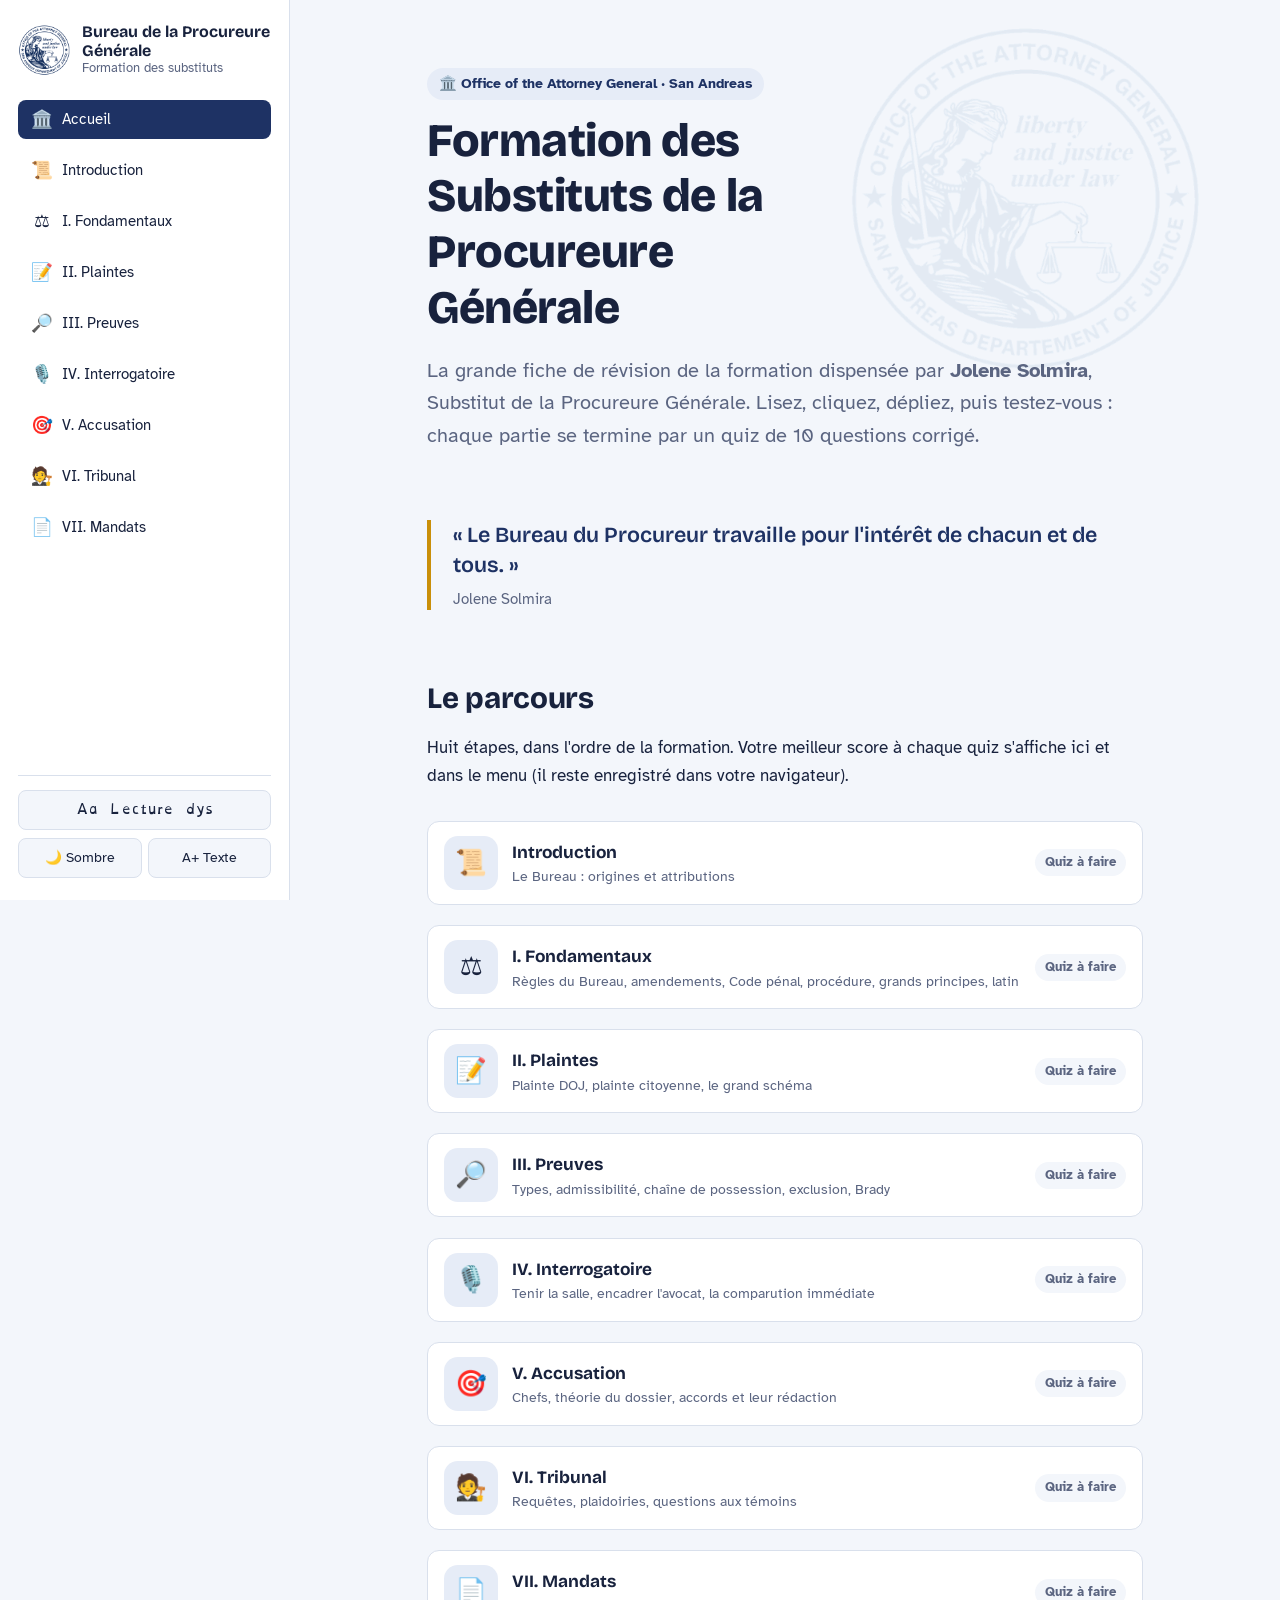
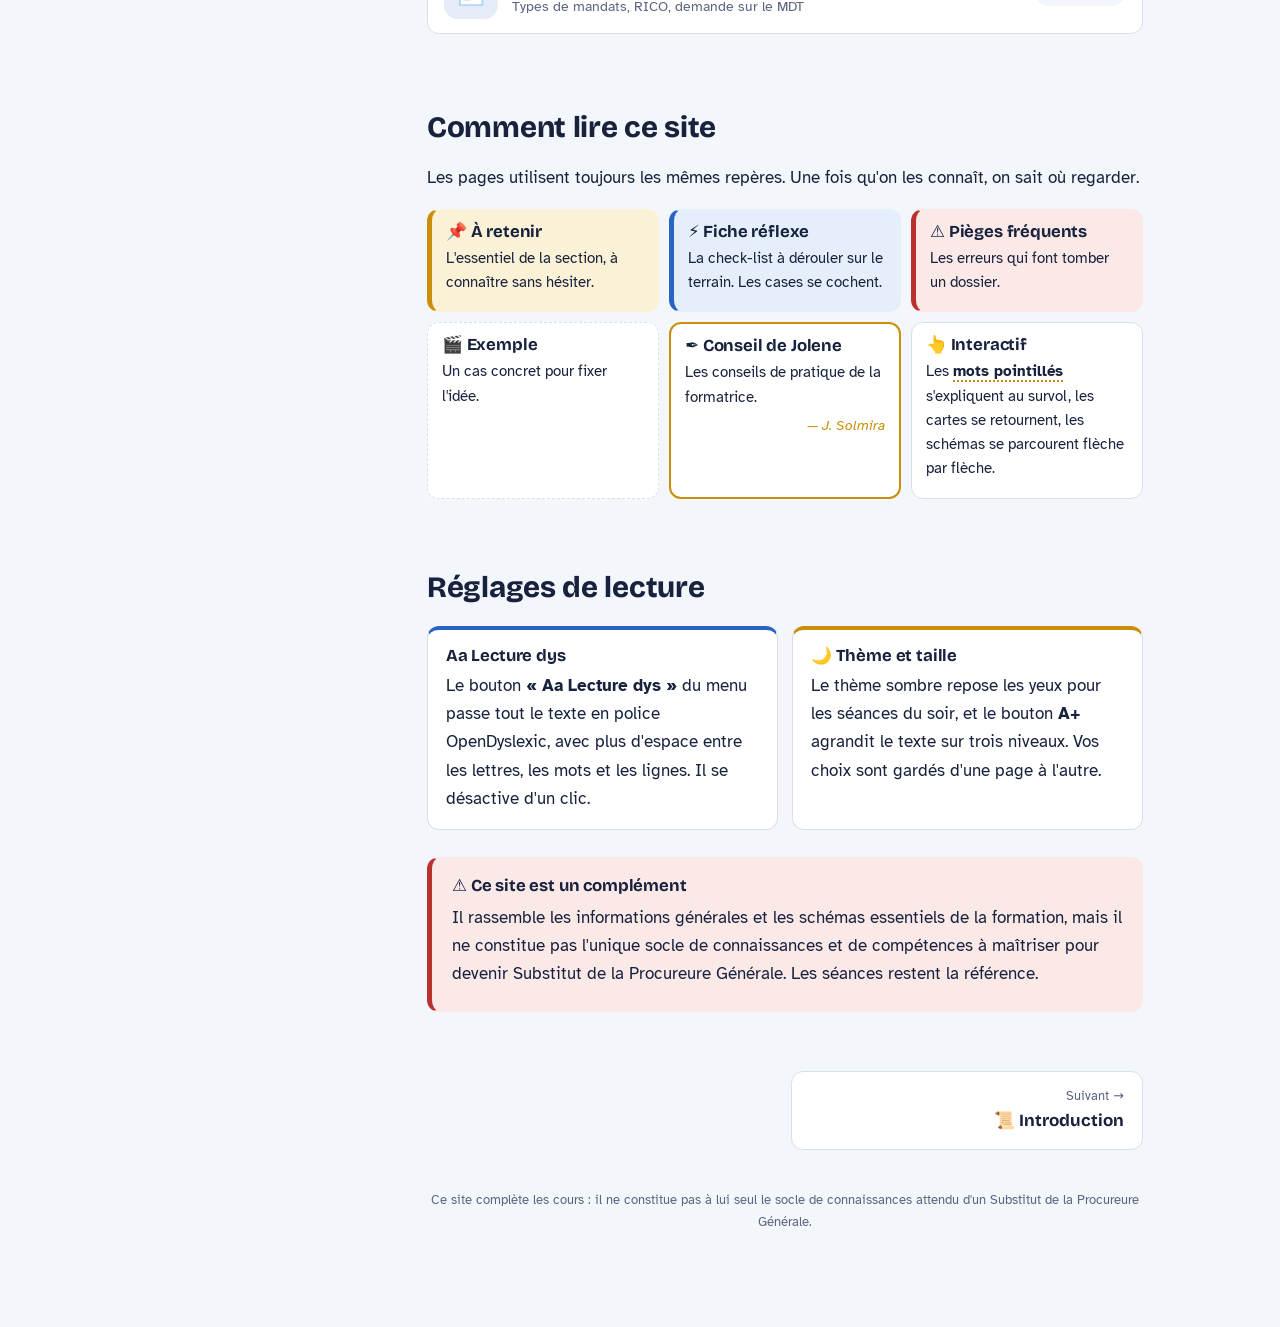
<file: index.html>
<!doctype html>
<html lang="fr">
<head>
<meta charset="utf-8">
<meta name="viewport" content="width=device-width, initial-scale=1">
<title>Accueil · Formation du Bureau de la Procureure Générale</title>
<meta name="description" content="Fiche de révision interactive de la formation des Substituts de la Procureure Générale de San Andreas.">
<link rel="icon" href="assets/img/sceau-bleu.png">
<link rel="preconnect" href="https://fonts.googleapis.com">
<link rel="preconnect" href="https://fonts.gstatic.com" crossorigin>
<link href="https://fonts.googleapis.com/css2?family=Atkinson+Hyperlegible:ital,wght@0,400;0,700;1,400&family=Bricolage+Grotesque:opsz,wght@12..96,600;12..96,700;12..96,800&display=swap" rel="stylesheet">
<link rel="stylesheet" href="css/style.css">
<script>try{var d=document.documentElement;if(localStorage.getItem('bpg-dys')==='1')d.classList.add('dys');var t=localStorage.getItem('bpg-theme');if(t)d.setAttribute('data-theme',t);else if(matchMedia('(prefers-color-scheme: dark)').matches)d.setAttribute('data-theme','dark');var s=localStorage.getItem('bpg-size');if(s)d.setAttribute('data-size',s);}catch(e){}</script>
</head>
<body data-page="accueil">
<main id="main"><div class="content">
<header class="hero">
  <img class="seal-bg" src="assets/img/sceau-clair.png" alt="">
  <span class="part-tag">🏛️ Office of the Attorney General · San Andreas</span>
  <h1>Formation des Substituts de la Procureure Générale</h1>
  <p class="lede">La grande fiche de révision de la formation dispensée par <strong>Jolene Solmira</strong>, Substitut de la Procureure Générale. Lisez, cliquez, dépliez, puis testez-vous : chaque partie se termine par un quiz de 10 questions corrigé.</p>
</header>

<blockquote class="quote">« Le Bureau du Procureur travaille pour l'intérêt de chacun et de tous. »<cite>Jolene Solmira</cite></blockquote>

<h2>Le parcours</h2>
<p>Huit étapes, dans l'ordre de la formation. Votre meilleur score à chaque quiz s'affiche ici et dans le menu (il reste enregistré dans votre navigateur).</p>
<ol class="route" id="route"></ol>

<h2>Comment lire ce site</h2>
<p>Les pages utilisent toujours les mêmes repères. Une fois qu'on les connaît, on sait où regarder.</p>
<div class="legend">
  <div class="box retenir"><h4>📌 À retenir</h4><p>L'essentiel de la section, à connaître sans hésiter.</p></div>
  <div class="box reflexe"><h4>⚡ Fiche réflexe</h4><p>La check-list à dérouler sur le terrain. Les cases se cochent.</p></div>
  <div class="box piege"><h4>⚠️ Pièges fréquents</h4><p>Les erreurs qui font tomber un dossier.</p></div>
  <div class="box exemple"><h4>🎬 Exemple</h4><p>Un cas concret pour fixer l'idée.</p></div>
  <div class="box jolene"><h4>✒️ Conseil de Jolene</h4><p>Les conseils de pratique de la formatrice.</p></div>
  <div class="box" style="margin:0;padding:12px 14px 8px"><h4 style="margin:0 0 4px">👆 Interactif</h4><p style="font-size:.92rem">Les <span class="tip" tabindex="0" data-tip="Comme ceci : survolez ou touchez les mots soulignés en pointillés.">mots pointillés</span> s'expliquent au survol, les cartes se retournent, les schémas se parcourent flèche par flèche.</p></div>
</div>

<h2>Réglages de lecture</h2>
<div class="grid-2">
  <div class="card blue"><h4>Aa Lecture dys</h4><p>Le bouton <strong>« Aa Lecture dys »</strong> du menu passe tout le texte en police OpenDyslexic, avec plus d'espace entre les lettres, les mots et les lignes. Il se désactive d'un clic.</p></div>
  <div class="card gold"><h4>🌙 Thème et taille</h4><p>Le thème sombre repose les yeux pour les séances du soir, et le bouton <strong>A+</strong> agrandit le texte sur trois niveaux. Vos choix sont gardés d'une page à l'autre.</p></div>
</div>

<div class="box piege">
  <h4>⚠️ Ce site est un complément</h4>
  <p>Il rassemble les informations générales et les schémas essentiels de la formation, mais il ne constitue pas l'unique socle de connaissances et de compétences à maîtriser pour devenir Substitut de la Procureure Générale. Les séances restent la référence.</p>
</div>

</div></main>
<script src="js/main.js"></script>
</body>
</html>
</file>
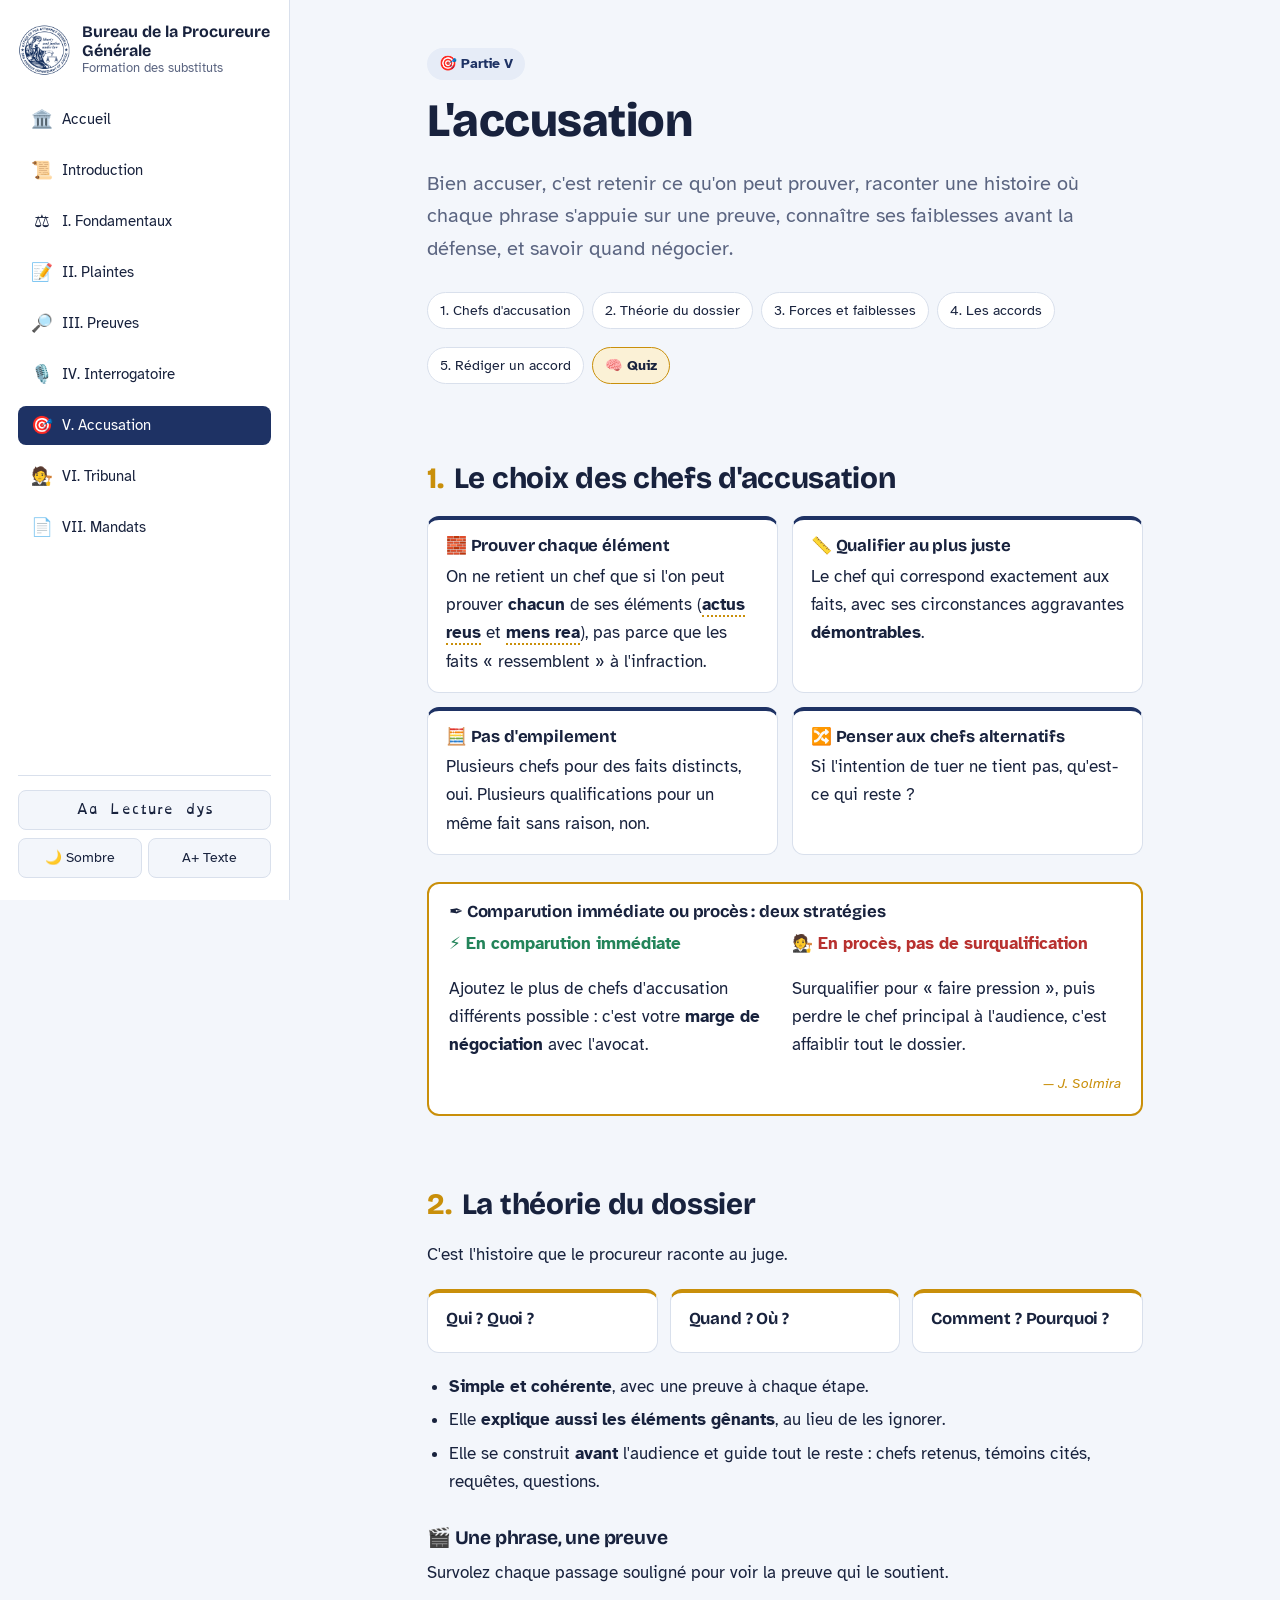
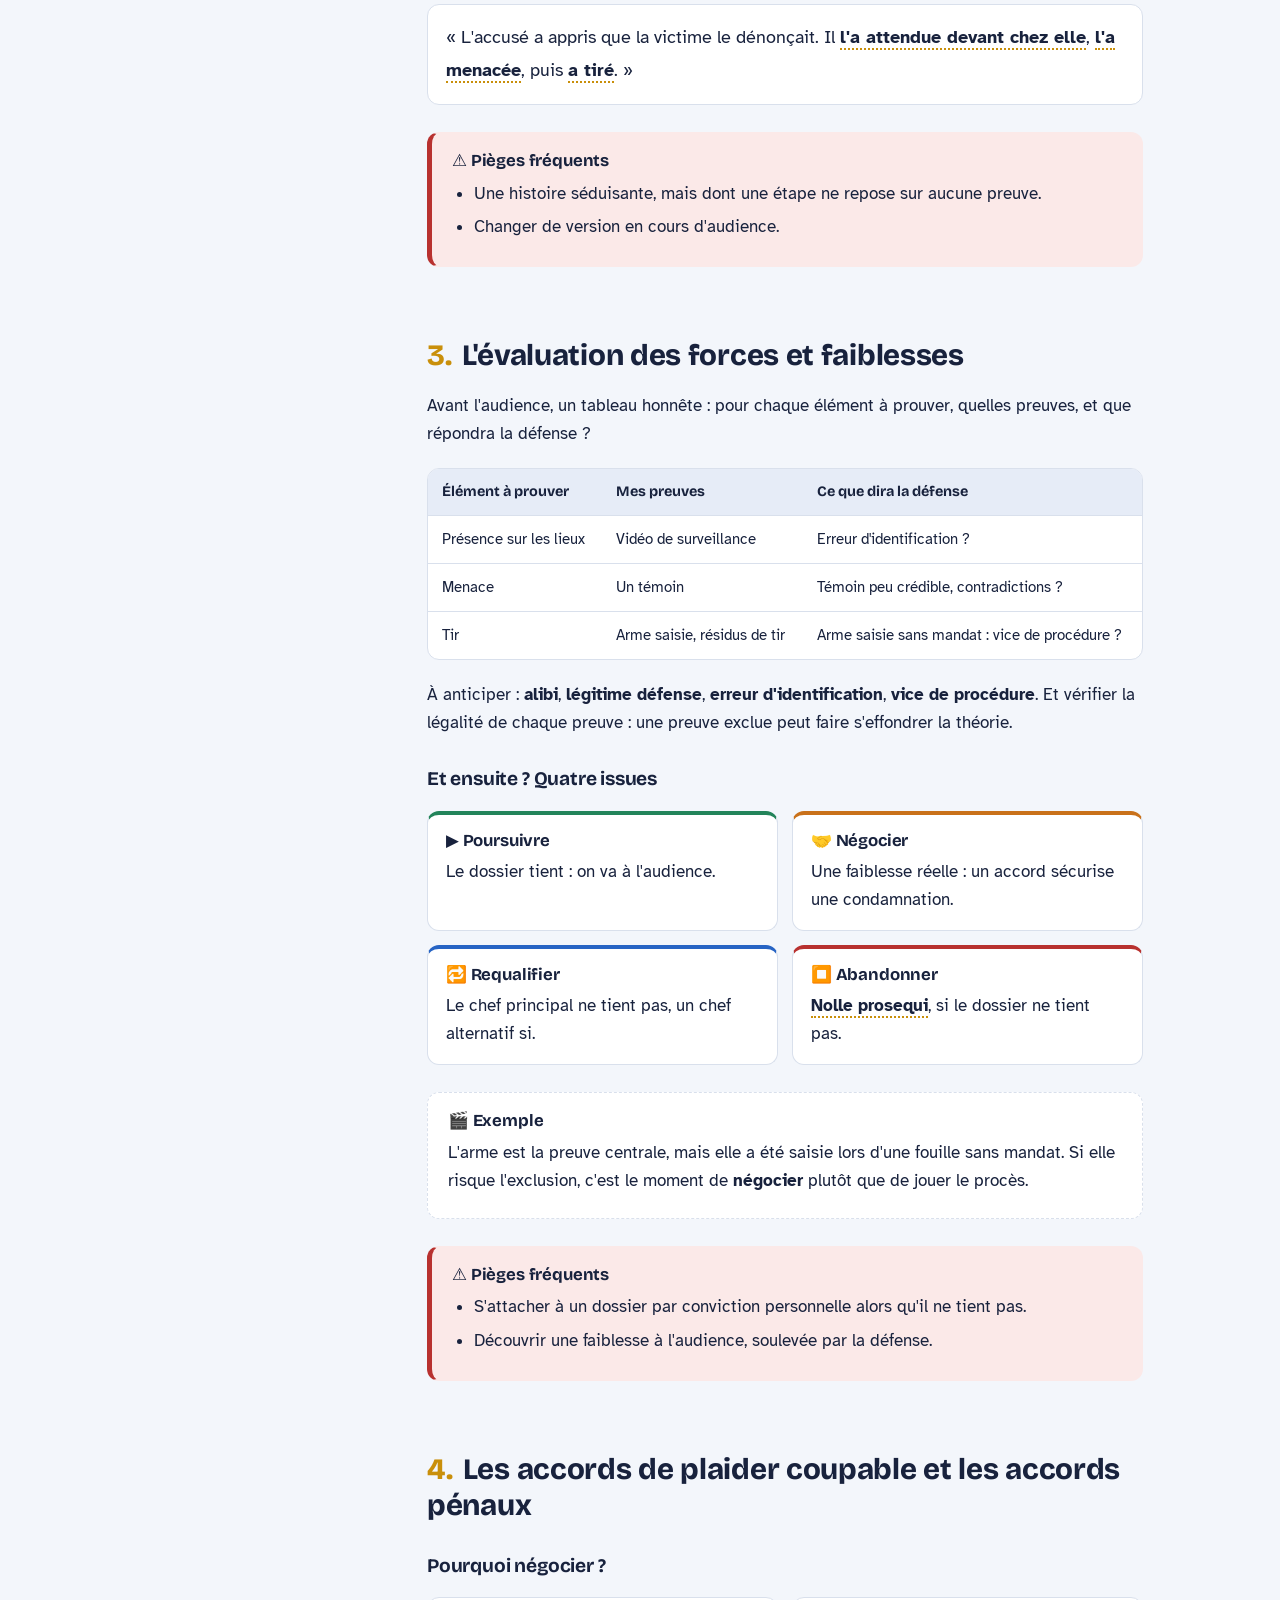
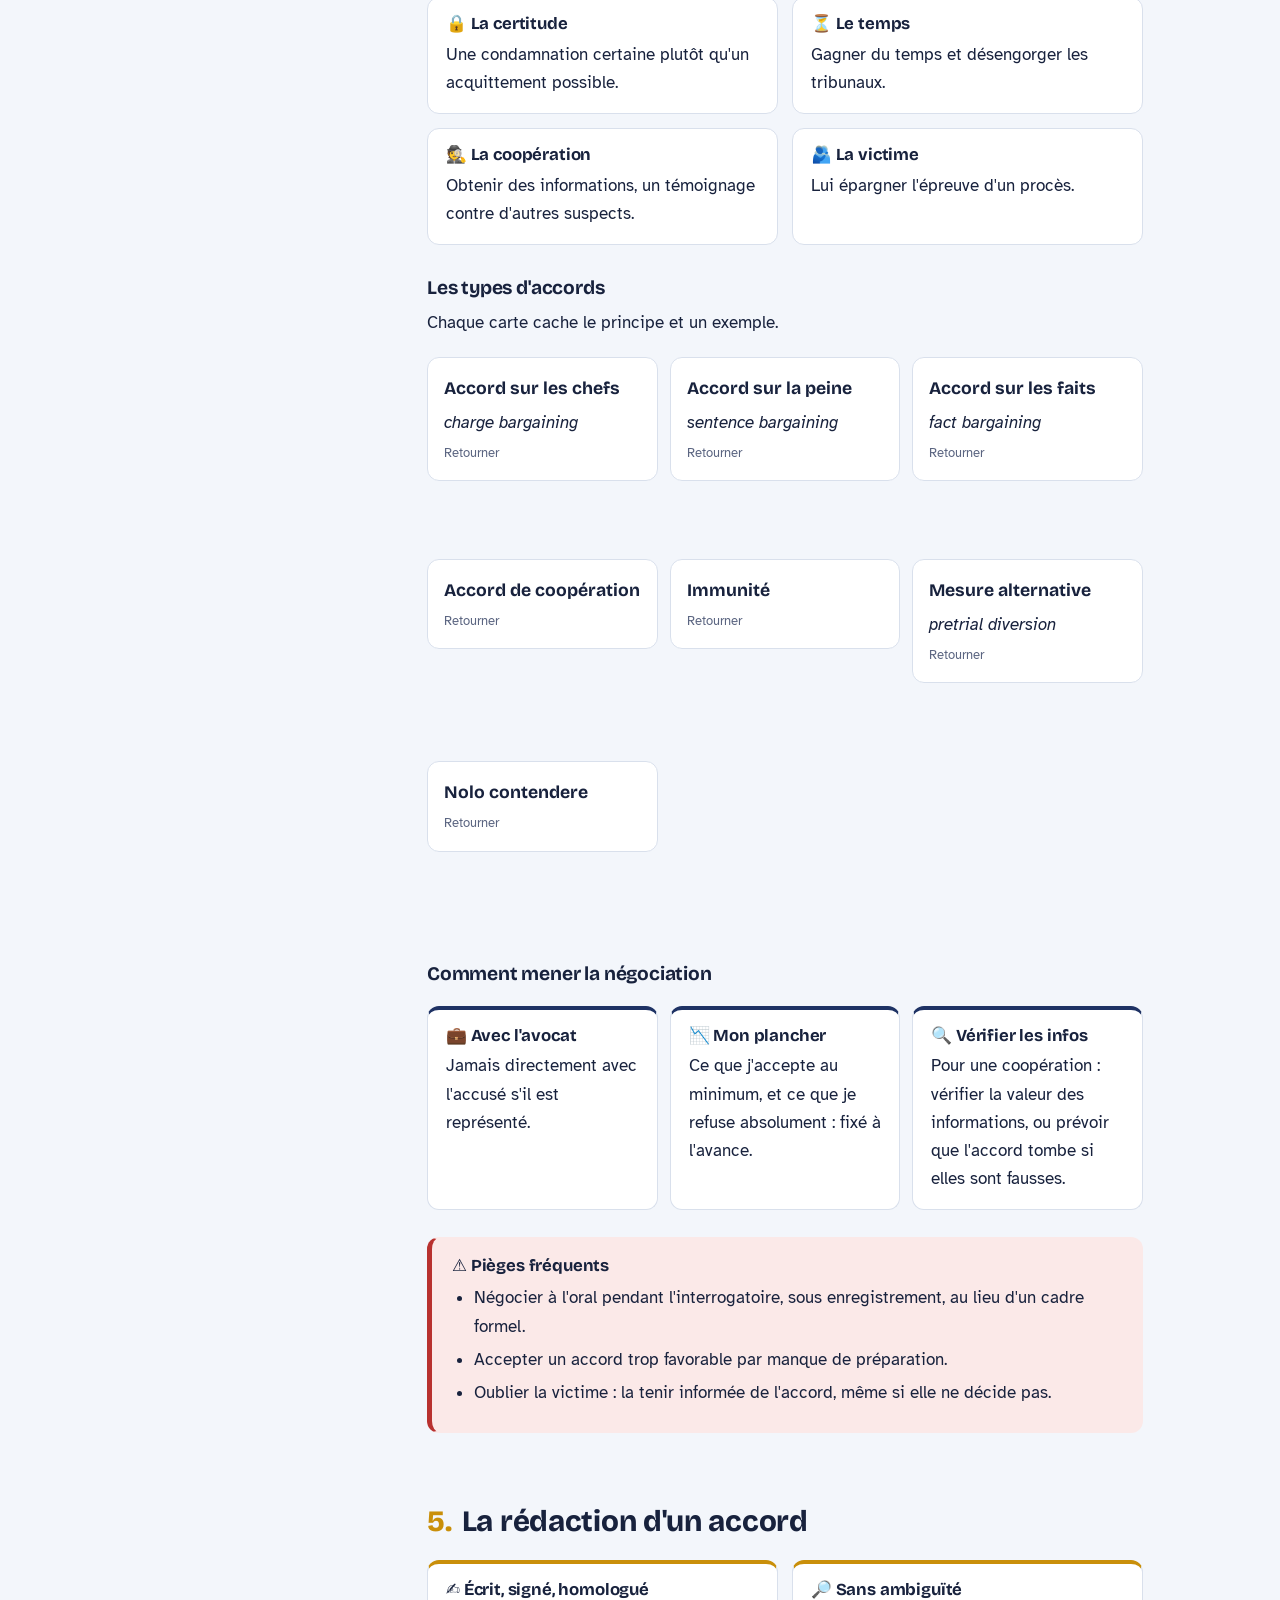
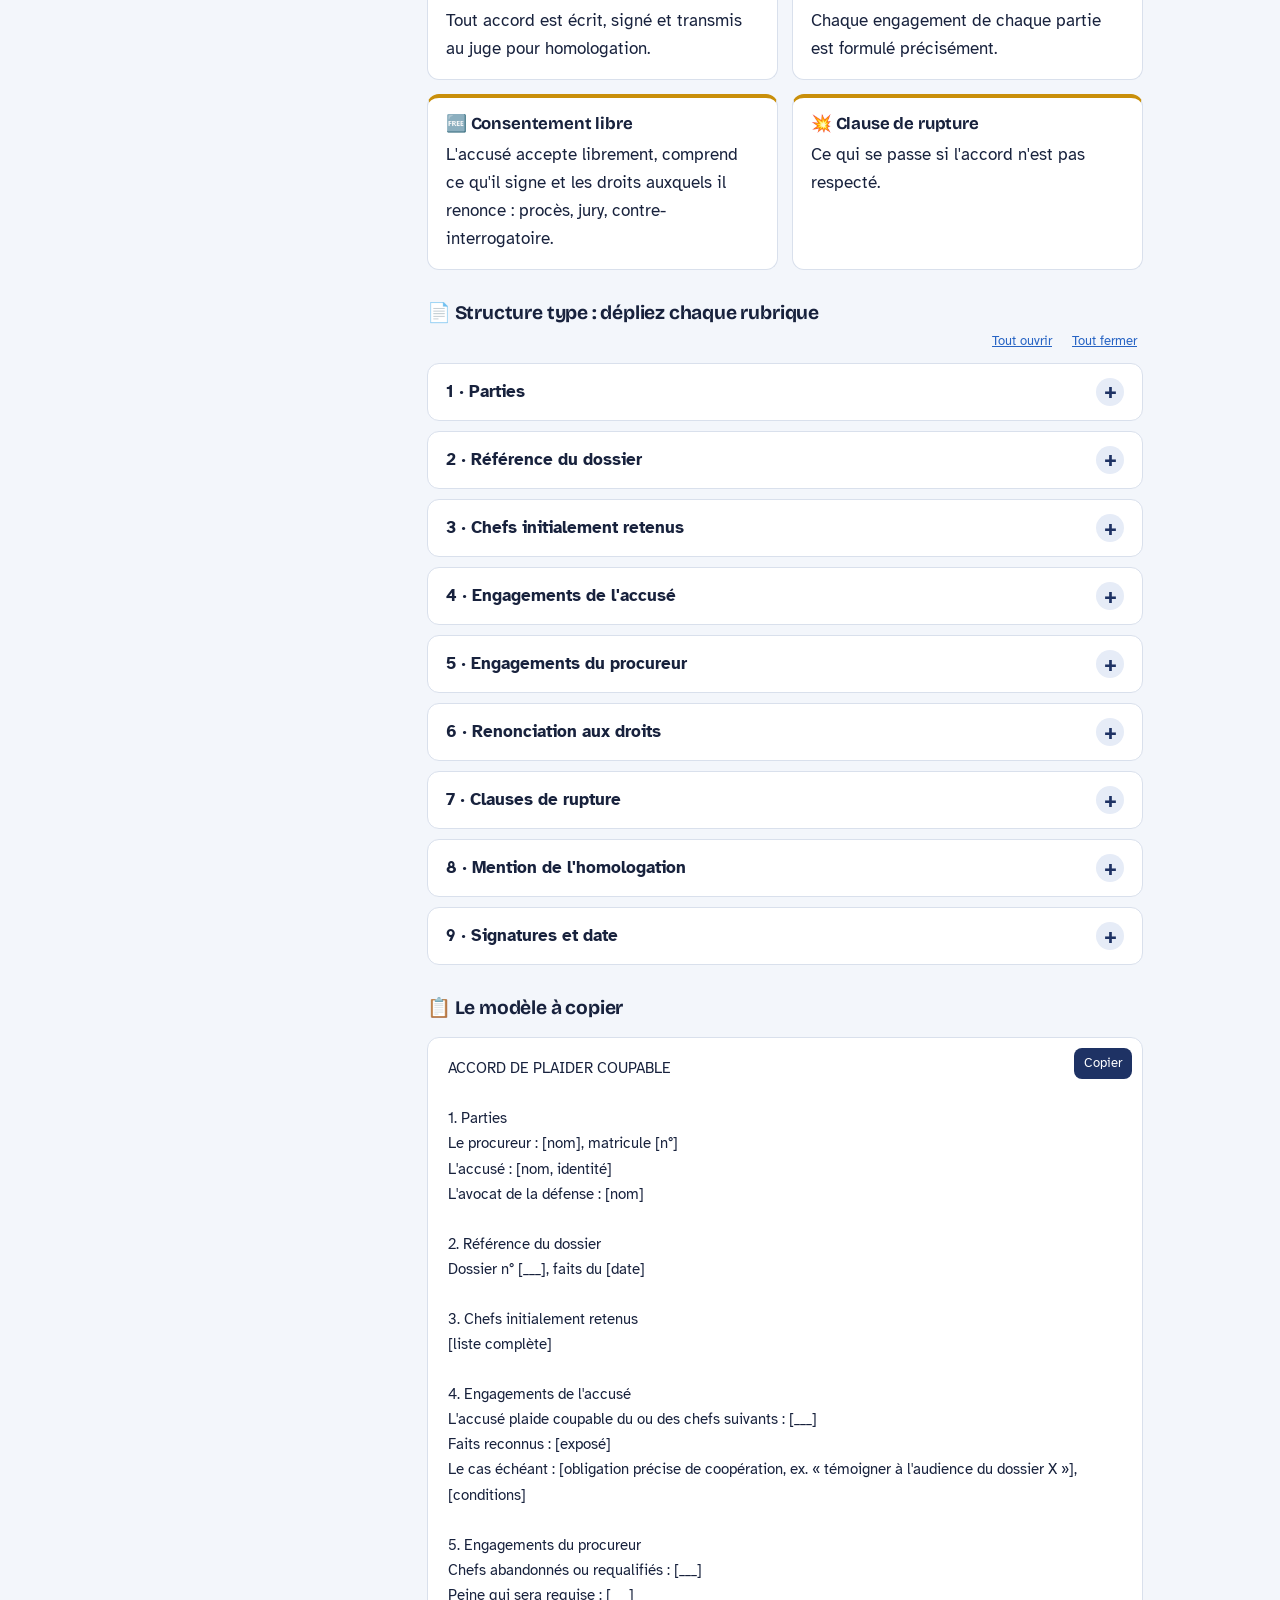
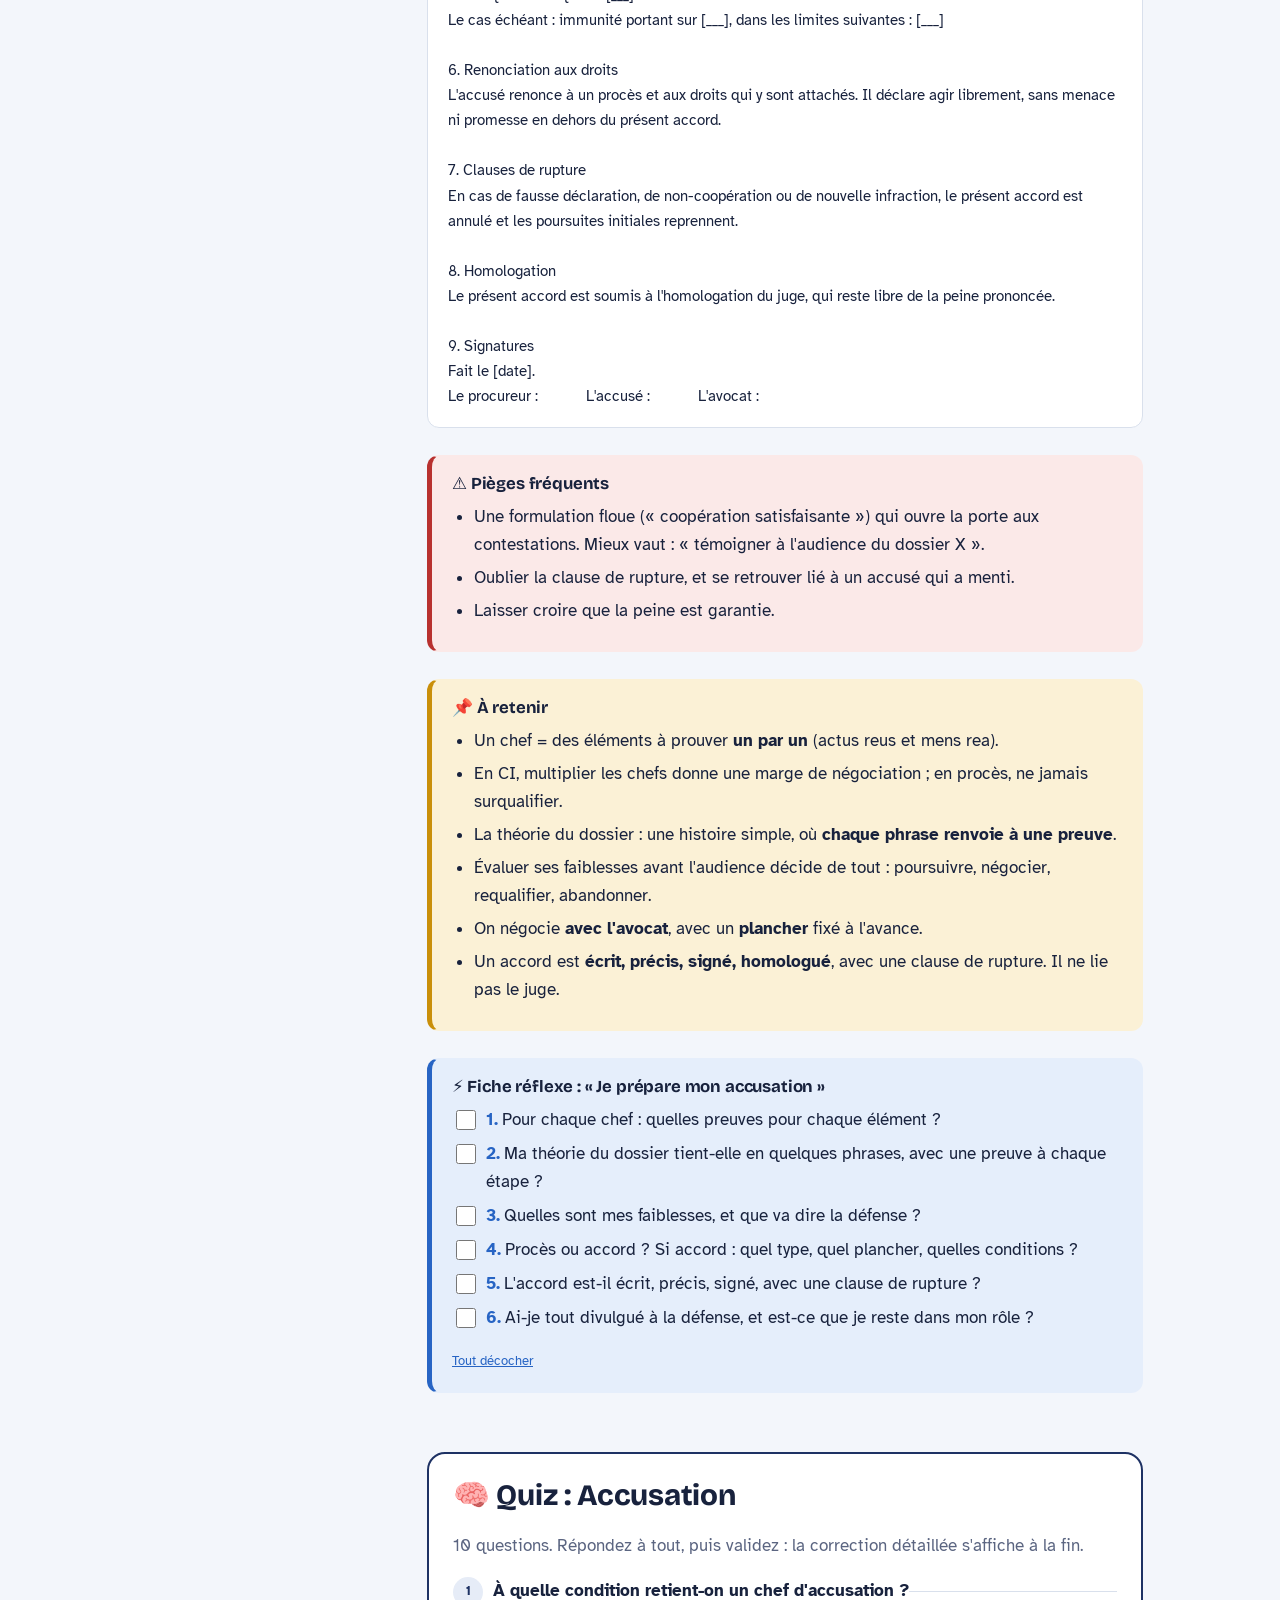
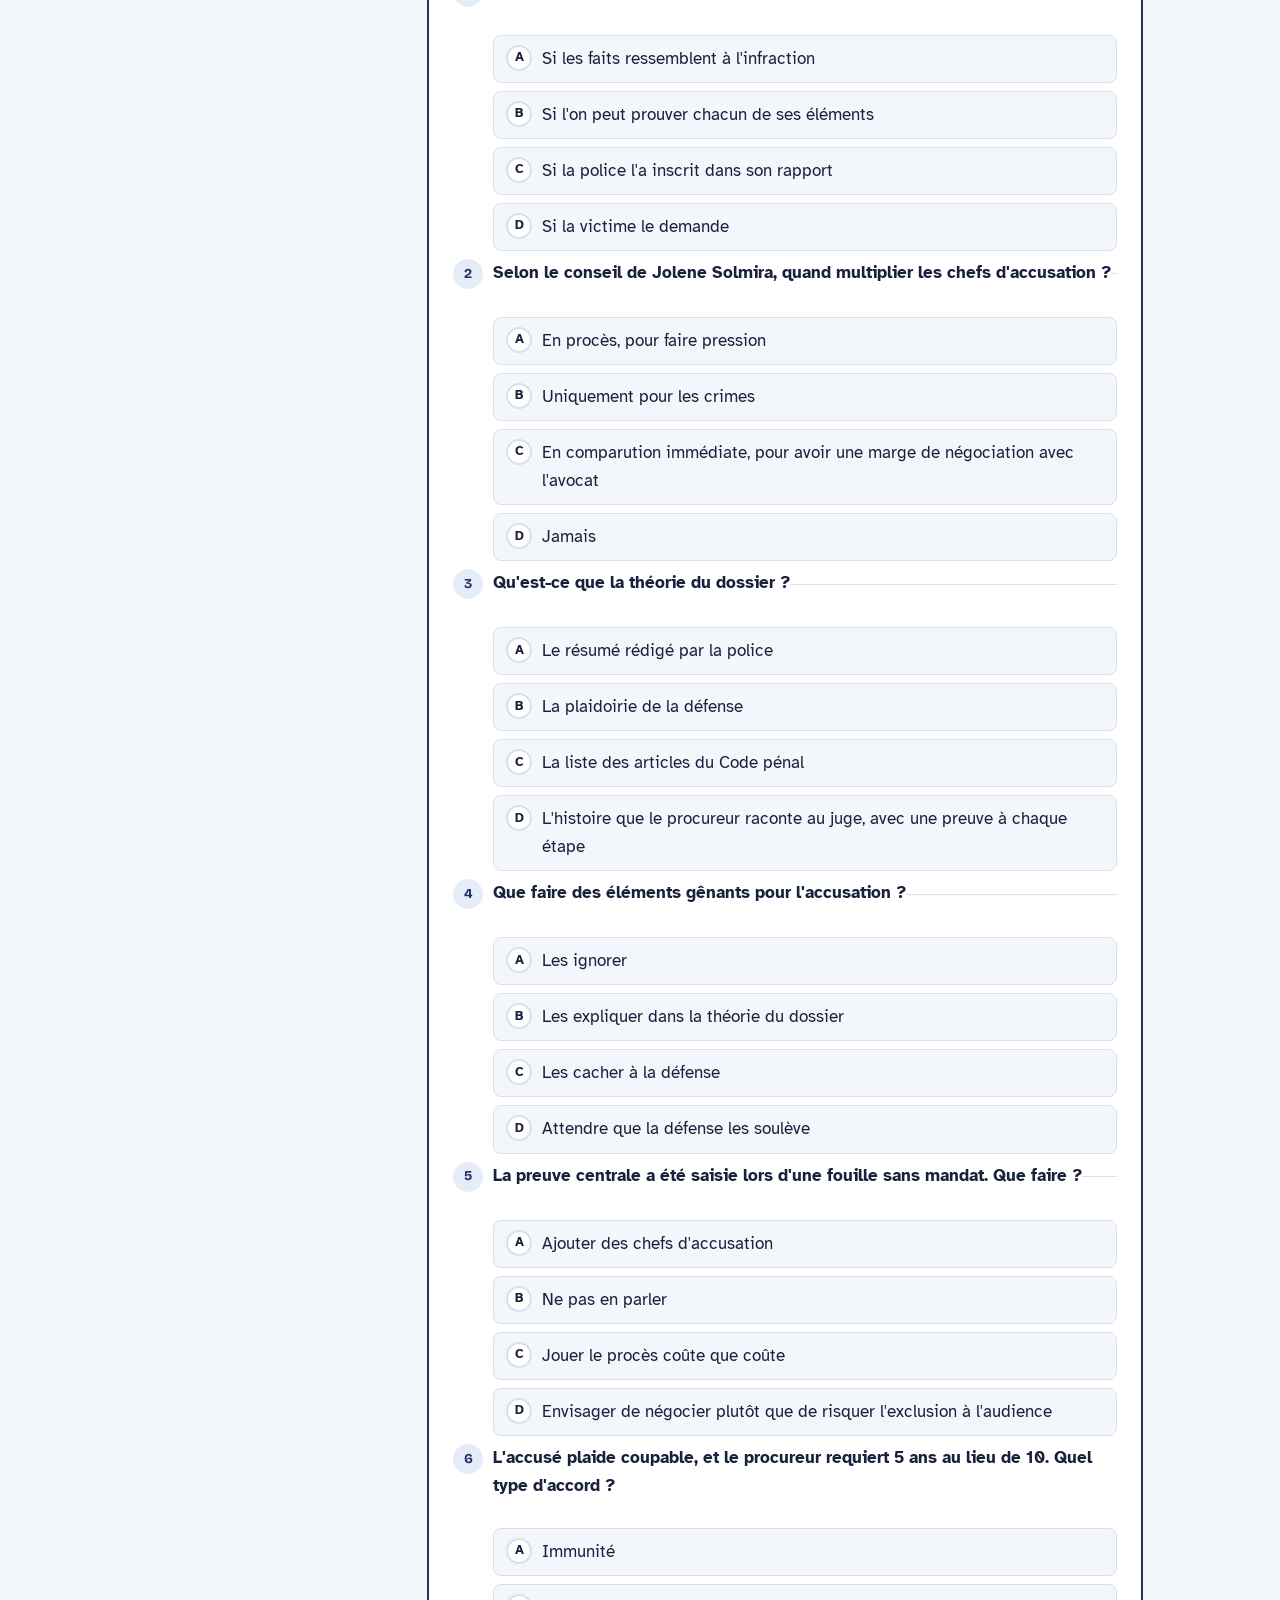
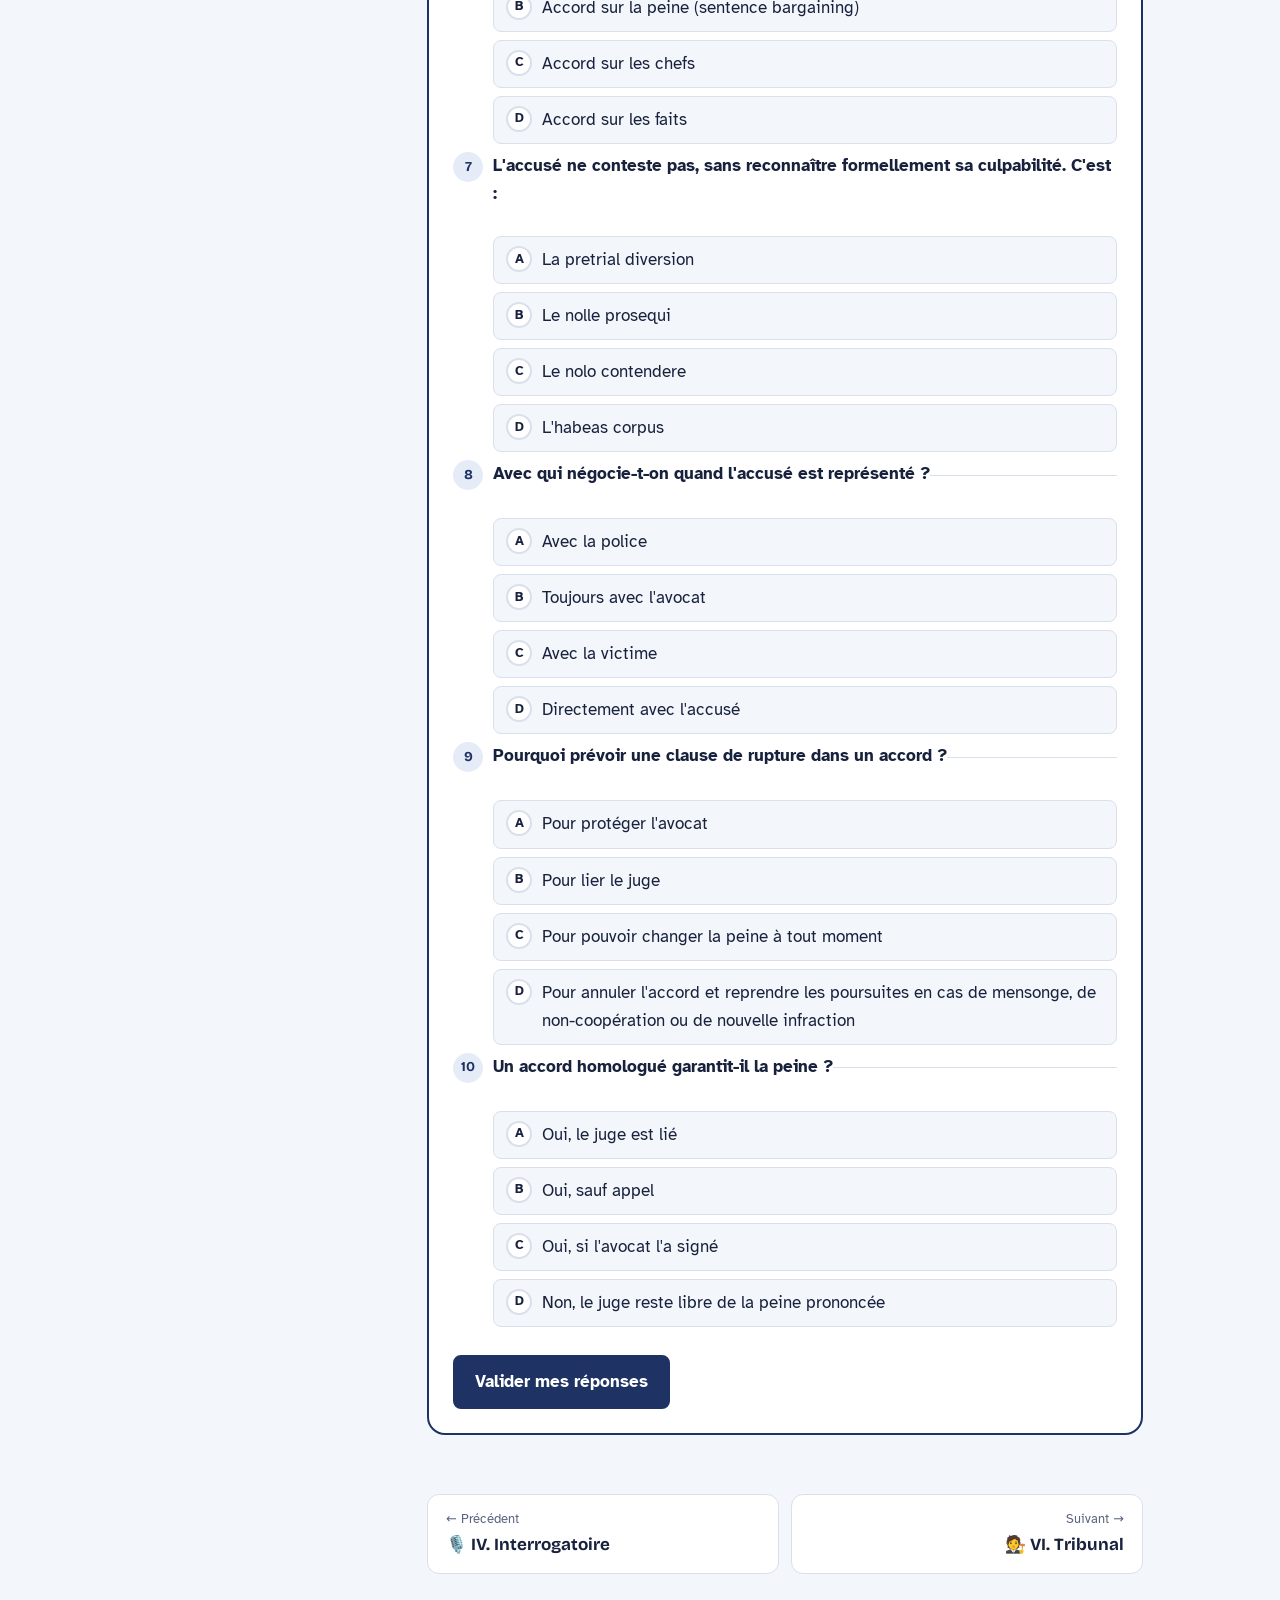
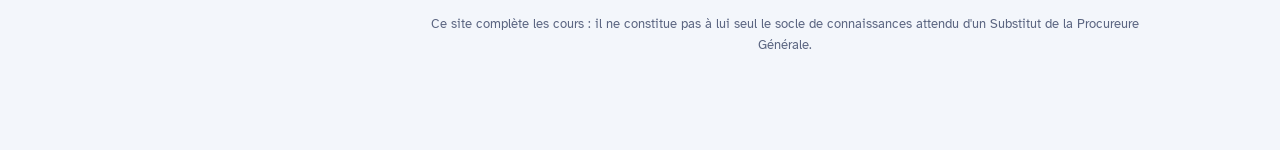
<file: accusation.html>
<!doctype html>
<html lang="fr">
<head>
<meta charset="utf-8">
<meta name="viewport" content="width=device-width, initial-scale=1">
<title>V. Accusation · Formation du Bureau de la Procureure Générale</title>
<meta name="description" content="Choisir ses chefs d'accusation, construire la théorie du dossier, évaluer ses forces, négocier et rédiger un accord.">
<link rel="icon" href="assets/img/sceau-bleu.png">
<link rel="preconnect" href="https://fonts.googleapis.com">
<link rel="preconnect" href="https://fonts.gstatic.com" crossorigin>
<link href="https://fonts.googleapis.com/css2?family=Atkinson+Hyperlegible:ital,wght@0,400;0,700;1,400&family=Bricolage+Grotesque:opsz,wght@12..96,600;12..96,700;12..96,800&display=swap" rel="stylesheet">
<link rel="stylesheet" href="css/style.css">
<script>try{var d=document.documentElement;if(localStorage.getItem('bpg-dys')==='1')d.classList.add('dys');var t=localStorage.getItem('bpg-theme');if(t)d.setAttribute('data-theme',t);else if(matchMedia('(prefers-color-scheme: dark)').matches)d.setAttribute('data-theme','dark');var s=localStorage.getItem('bpg-size');if(s)d.setAttribute('data-size',s);}catch(e){}</script>
</head>
<body data-page="accusation">
<main id="main"><div class="content">
<header class="page-head">
  <span class="part-tag">🎯 Partie V</span>
  <h1>L'accusation</h1>
  <p class="lede">Bien accuser, c'est retenir ce qu'on peut prouver, raconter une histoire où chaque phrase s'appuie sur une preuve, connaître ses faiblesses avant la défense, et savoir quand négocier.</p>
  <ul class="toc">
    <li><a href="#chefs">1. Chefs d'accusation</a></li>
    <li><a href="#theorie">2. Théorie du dossier</a></li>
    <li><a href="#evaluation">3. Forces et faiblesses</a></li>
    <li><a href="#accords">4. Les accords</a></li>
    <li><a href="#redaction">5. Rédiger un accord</a></li>
    <li><a href="#quiz" class="quiz-link">🧠 Quiz</a></li>
  </ul>
</header>

<section id="chefs">
  <h2><span class="section-num">1.</span>Le choix des chefs d'accusation</h2>
  <div class="grid-2">
    <div class="card navy"><h4>🧱 Prouver chaque élément</h4><p>On ne retient un chef que si l'on peut prouver <strong>chacun</strong> de ses éléments (<span class="tip" tabindex="0" data-tip="L'élément matériel de l'infraction.">actus reus</span> et <span class="tip" tabindex="0" data-tip="L'élément intentionnel : l'esprit coupable.">mens rea</span>), pas parce que les faits « ressemblent » à l'infraction.</p></div>
    <div class="card navy"><h4>📏 Qualifier au plus juste</h4><p>Le chef qui correspond exactement aux faits, avec ses circonstances aggravantes <strong>démontrables</strong>.</p></div>
    <div class="card navy"><h4>🧮 Pas d'empilement</h4><p>Plusieurs chefs pour des faits distincts, oui. Plusieurs qualifications pour un même fait sans raison, non.</p></div>
    <div class="card navy"><h4>🔀 Penser aux chefs alternatifs</h4><p>Si l'intention de tuer ne tient pas, qu'est-ce qui reste ?</p></div>
  </div>

  <div class="box jolene">
    <h4>✒️ Comparution immédiate ou procès : deux stratégies</h4>
    <div class="grid-2" style="margin:.4em 0">
      <div><p><strong class="c-green">⚡ En comparution immédiate</strong></p><p>Ajoutez le plus de chefs d'accusation différents possible : c'est votre <strong>marge de négociation</strong> avec l'avocat.</p></div>
      <div><p><strong class="c-red">🧑‍⚖️ En procès, pas de surqualification</strong></p><p>Surqualifier pour « faire pression », puis perdre le chef principal à l'audience, c'est affaiblir tout le dossier.</p></div>
    </div>
  </div>
</section>

<section id="theorie">
  <h2><span class="section-num">2.</span>La théorie du dossier</h2>
  <p>C'est l'histoire que le procureur raconte au juge.</p>
  <div class="grid-3">
    <div class="card gold"><h4>Qui ? Quoi ?</h4></div>
    <div class="card gold"><h4>Quand ? Où ?</h4></div>
    <div class="card gold"><h4>Comment ? Pourquoi ?</h4></div>
  </div>
  <ul>
    <li><strong>Simple et cohérente</strong>, avec une preuve à chaque étape.</li>
    <li>Elle <strong>explique aussi les éléments gênants</strong>, au lieu de les ignorer.</li>
    <li>Elle se construit <strong>avant</strong> l'audience et guide tout le reste : chefs retenus, témoins cités, requêtes, questions.</li>
  </ul>

  <h3>🎬 Une phrase, une preuve</h3>
  <p>Survolez chaque passage souligné pour voir la preuve qui le soutient.</p>
  <div class="card" style="font-size:1.1rem;line-height:1.9">
    « L'accusé a appris que la victime le dénonçait. Il <span class="tip" tabindex="0" data-tip="📹 Preuve : la vidéo de surveillance.">l'a attendue devant chez elle</span>, <span class="tip" tabindex="0" data-tip="🗣️ Preuve : le témoin.">l'a menacée</span>, puis <span class="tip" tabindex="0" data-tip="🔫 Preuves : l'arme retrouvée chez lui et les résidus de tir.">a tiré</span>. »
  </div>
  <div class="box piege">
    <h4>⚠️ Pièges fréquents</h4>
    <ul>
      <li>Une histoire séduisante, mais dont une étape ne repose sur aucune preuve.</li>
      <li>Changer de version en cours d'audience.</li>
    </ul>
  </div>
</section>

<section id="evaluation">
  <h2><span class="section-num">3.</span>L'évaluation des forces et faiblesses</h2>
  <p>Avant l'audience, un tableau honnête : pour chaque élément à prouver, quelles preuves, et que répondra la défense ?</p>
  <div class="table-wrap"><table>
    <thead><tr><th>Élément à prouver</th><th>Mes preuves</th><th>Ce que dira la défense</th></tr></thead>
    <tbody>
      <tr><td>Présence sur les lieux</td><td>Vidéo de surveillance</td><td>Erreur d'identification ?</td></tr>
      <tr><td>Menace</td><td>Un témoin</td><td>Témoin peu crédible, contradictions ?</td></tr>
      <tr><td>Tir</td><td>Arme saisie, résidus de tir</td><td>Arme saisie sans mandat : vice de procédure ?</td></tr>
    </tbody>
  </table></div>
  <p>À anticiper : <strong>alibi</strong>, <strong>légitime défense</strong>, <strong>erreur d'identification</strong>, <strong>vice de procédure</strong>. Et vérifier la légalité de chaque preuve : une preuve exclue peut faire s'effondrer la théorie.</p>

  <h3>Et ensuite ? Quatre issues</h3>
  <div class="grid-2">
    <div class="card green"><h4>▶️ Poursuivre</h4><p>Le dossier tient : on va à l'audience.</p></div>
    <div class="card orange"><h4>🤝 Négocier</h4><p>Une faiblesse réelle : un accord sécurise une condamnation.</p></div>
    <div class="card blue"><h4>🔁 Requalifier</h4><p>Le chef principal ne tient pas, un chef alternatif si.</p></div>
    <div class="card red"><h4>⏹️ Abandonner</h4><p><span class="tip" tabindex="0" data-tip="« Ne pas vouloir poursuivre » : l'abandon des poursuites par le procureur.">Nolle prosequi</span>, si le dossier ne tient pas.</p></div>
  </div>
  <div class="box exemple">
    <h4>🎬 Exemple</h4>
    <p>L'arme est la preuve centrale, mais elle a été saisie lors d'une fouille sans mandat. Si elle risque l'exclusion, c'est le moment de <strong>négocier</strong> plutôt que de jouer le procès.</p>
  </div>
  <div class="box piege">
    <h4>⚠️ Pièges fréquents</h4>
    <ul>
      <li>S'attacher à un dossier par conviction personnelle alors qu'il ne tient pas.</li>
      <li>Découvrir une faiblesse à l'audience, soulevée par la défense.</li>
    </ul>
  </div>
</section>

<section id="accords">
  <h2><span class="section-num">4.</span>Les accords de plaider coupable et les accords pénaux</h2>
  <h3>Pourquoi négocier ?</h3>
  <div class="grid-2">
    <div class="card"><h4>🔒 La certitude</h4><p>Une condamnation certaine plutôt qu'un acquittement possible.</p></div>
    <div class="card"><h4>⏳ Le temps</h4><p>Gagner du temps et désengorger les tribunaux.</p></div>
    <div class="card"><h4>🕵️ La coopération</h4><p>Obtenir des informations, un témoignage contre d'autres suspects.</p></div>
    <div class="card"><h4>🫂 La victime</h4><p>Lui épargner l'épreuve d'un procès.</p></div>
  </div>

  <h3>Les types d'accords</h3>
  <p>Chaque carte cache le principe et un exemple.</p>
  <div class="flip-grid">
    <button class="flip" type="button"><span class="face front"><b>Accord sur les chefs</b><em>charge bargaining</em><small>Retourner</small></span><span class="face back">Plaider coupable à un chef moins grave, ou à une partie des chefs.<br><br>🎬 Violences aggravées : oui ; tentative de meurtre : abandonnée.</span></button>
    <button class="flip" type="button"><span class="face front"><b>Accord sur la peine</b><em>sentence bargaining</em><small>Retourner</small></span><span class="face back">L'accusé plaide coupable, le procureur requiert une peine réduite.<br><br>🎬 Réquisition de 5 ans au lieu de 10.</span></button>
    <button class="flip" type="button"><span class="face front"><b>Accord sur les faits</b><em>fact bargaining</em><small>Retourner</small></span><span class="face back">Les parties s'entendent sur les faits retenus, ce qui écarte certaines circonstances aggravantes.<br><br>🎬 La préméditation n'est pas retenue.</span></button>
    <button class="flip" type="button"><span class="face front"><b>Accord de coopération</b><small>Retourner</small></span><span class="face back">Réduction de charges ou de peine contre des informations ou un témoignage.<br><br>🎬 Le complice témoigne contre le chef de réseau.</span></button>
    <button class="flip" type="button"><span class="face front"><b>Immunité</b><small>Retourner</small></span><span class="face back">Aucune poursuite, ou des poursuites limitées, contre un témoignage.<br><br>🎬 Un témoin impliqué parle sans risquer d'être poursuivi pour ce qu'il révèle.</span></button>
    <button class="flip" type="button"><span class="face front"><b>Mesure alternative</b><em>pretrial diversion</em><small>Retourner</small></span><span class="face back">Suspension des poursuites si l'accusé respecte des conditions : réparation, travaux, suivi.<br><br>🎬 Un primo-délinquant pour un délit mineur.</span></button>
    <button class="flip" type="button"><span class="face front"><b>Nolo contendere</b><small>Retourner</small></span><span class="face back">L'accusé ne conteste pas, sans reconnaître formellement sa culpabilité.<br><br>🎬 Utile quand il craint des suites civiles.</span></button>
  </div>

  <h3>Comment mener la négociation</h3>
  <div class="grid-3">
    <div class="card navy"><h4>💼 Avec l'avocat</h4><p>Jamais directement avec l'accusé s'il est représenté.</p></div>
    <div class="card navy"><h4>📉 Mon plancher</h4><p>Ce que j'accepte au minimum, et ce que je refuse absolument : fixé à l'avance.</p></div>
    <div class="card navy"><h4>🔍 Vérifier les infos</h4><p>Pour une coopération : vérifier la valeur des informations, ou prévoir que l'accord tombe si elles sont fausses.</p></div>
  </div>
  <div class="box piege">
    <h4>⚠️ Pièges fréquents</h4>
    <ul>
      <li>Négocier à l'oral pendant l'interrogatoire, sous enregistrement, au lieu d'un cadre formel.</li>
      <li>Accepter un accord trop favorable par manque de préparation.</li>
      <li>Oublier la victime : la tenir informée de l'accord, même si elle ne décide pas.</li>
    </ul>
  </div>
</section>

<section id="redaction">
  <h2><span class="section-num">5.</span>La rédaction d'un accord</h2>
  <div class="grid-2">
    <div class="card gold"><h4>✍️ Écrit, signé, homologué</h4><p>Tout accord est écrit, signé et transmis au juge pour homologation.</p></div>
    <div class="card gold"><h4>🔎 Sans ambiguïté</h4><p>Chaque engagement de chaque partie est formulé précisément.</p></div>
    <div class="card gold"><h4>🆓 Consentement libre</h4><p>L'accusé accepte librement, comprend ce qu'il signe et les droits auxquels il renonce : procès, jury, contre-interrogatoire.</p></div>
    <div class="card gold"><h4>💥 Clause de rupture</h4><p>Ce qui se passe si l'accord n'est pas respecté.</p></div>
  </div>

  <h3>📄 Structure type : dépliez chaque rubrique</h3>
  <div class="fold-tools"><button type="button" data-fold-all="structure-accord" data-open="1">Tout ouvrir</button><button type="button" data-fold-all="structure-accord" data-open="0">Tout fermer</button></div>
  <div id="structure-accord">
    <details class="fold"><summary>1 · Parties</summary><div class="inner"><ul><li>Le procureur : nom, matricule</li><li>L'accusé : nom, identité</li><li>L'avocat de la défense : nom</li></ul></div></details>
    <details class="fold"><summary>2 · Référence du dossier</summary><div class="inner"><p>Numéro de dossier, date des faits.</p></div></details>
    <details class="fold"><summary>3 · Chefs initialement retenus</summary><div class="inner"><p>La liste complète.</p></div></details>
    <details class="fold"><summary>4 · Engagements de l'accusé</summary><div class="inner"><ul><li>Chef(s) auxquels il plaide coupable</li><li>Exposé des faits reconnus</li><li>Le cas échéant : obligation de coopération (témoigner, fournir des informations), conditions à respecter</li></ul></div></details>
    <details class="fold"><summary>5 · Engagements du procureur</summary><div class="inner"><ul><li>Chefs abandonnés ou requalifiés</li><li>Peine qui sera requise</li><li>Le cas échéant : immunité, et ses limites</li></ul></div></details>
    <details class="fold"><summary>6 · Renonciation aux droits</summary><div class="inner"><ul><li>L'accusé renonce à un procès et aux droits qui y sont attachés</li><li>Il déclare agir librement, sans menace ni promesse en dehors de l'accord</li></ul></div></details>
    <details class="fold"><summary>7 · Clauses de rupture</summary><div class="inner"><p>Fausse déclaration, non-coopération ou nouvelle infraction : l'accord est annulé et les poursuites initiales reprennent.</p></div></details>
    <details class="fold"><summary>8 · Mention de l'homologation</summary><div class="inner"><p>L'accord ne lie pas le juge, qui reste libre de la peine prononcée.</p></div></details>
    <details class="fold"><summary>9 · Signatures et date</summary><div class="inner"><p>Procureur, accusé, avocat.</p></div></details>
  </div>

  <h3>📋 Le modèle à copier</h3>
  <div class="template">ACCORD DE PLAIDER COUPABLE

1. Parties
Le procureur : [nom], matricule [n°]
L'accusé : [nom, identité]
L'avocat de la défense : [nom]

2. Référence du dossier
Dossier n° [___], faits du [date]

3. Chefs initialement retenus
[liste complète]

4. Engagements de l'accusé
L'accusé plaide coupable du ou des chefs suivants : [___]
Faits reconnus : [exposé]
Le cas échéant : [obligation précise de coopération, ex. « témoigner à l'audience du dossier X »], [conditions]

5. Engagements du procureur
Chefs abandonnés ou requalifiés : [___]
Peine qui sera requise : [___]
Le cas échéant : immunité portant sur [___], dans les limites suivantes : [___]

6. Renonciation aux droits
L'accusé renonce à un procès et aux droits qui y sont attachés. Il déclare agir librement, sans menace ni promesse en dehors du présent accord.

7. Clauses de rupture
En cas de fausse déclaration, de non-coopération ou de nouvelle infraction, le présent accord est annulé et les poursuites initiales reprennent.

8. Homologation
Le présent accord est soumis à l'homologation du juge, qui reste libre de la peine prononcée.

9. Signatures
Fait le [date].
Le procureur :            L'accusé :            L'avocat :</div>

  <div class="box piege">
    <h4>⚠️ Pièges fréquents</h4>
    <ul>
      <li>Une formulation floue (« coopération satisfaisante ») qui ouvre la porte aux contestations. Mieux vaut : « témoigner à l'audience du dossier X ».</li>
      <li>Oublier la clause de rupture, et se retrouver lié à un accusé qui a menti.</li>
      <li>Laisser croire que la peine est garantie.</li>
    </ul>
  </div>
</section>

<aside class="box retenir">
  <h3>📌 À retenir</h3>
  <ul>
    <li>Un chef = des éléments à prouver <strong>un par un</strong> (actus reus et mens rea).</li>
    <li>En CI, multiplier les chefs donne une marge de négociation ; en procès, ne jamais surqualifier.</li>
    <li>La théorie du dossier : une histoire simple, où <strong>chaque phrase renvoie à une preuve</strong>.</li>
    <li>Évaluer ses faiblesses avant l'audience décide de tout : poursuivre, négocier, requalifier, abandonner.</li>
    <li>On négocie <strong>avec l'avocat</strong>, avec un <strong>plancher</strong> fixé à l'avance.</li>
    <li>Un accord est <strong>écrit, précis, signé, homologué</strong>, avec une clause de rupture. Il ne lie pas le juge.</li>
  </ul>
</aside>

<aside class="box reflexe">
  <h3>⚡ Fiche réflexe : « Je prépare mon accusation »</h3>
  <ul class="checklist">
    <li><label><input type="checkbox"><span><span class="step">1.</span>Pour chaque chef : quelles preuves pour chaque élément ?</span></label></li>
    <li><label><input type="checkbox"><span><span class="step">2.</span>Ma théorie du dossier tient-elle en quelques phrases, avec une preuve à chaque étape ?</span></label></li>
    <li><label><input type="checkbox"><span><span class="step">3.</span>Quelles sont mes faiblesses, et que va dire la défense ?</span></label></li>
    <li><label><input type="checkbox"><span><span class="step">4.</span>Procès ou accord ? Si accord : quel type, quel plancher, quelles conditions ?</span></label></li>
    <li><label><input type="checkbox"><span><span class="step">5.</span>L'accord est-il écrit, précis, signé, avec une clause de rupture ?</span></label></li>
    <li><label><input type="checkbox"><span><span class="step">6.</span>Ai-je tout divulgué à la défense, et est-ce que je reste dans mon rôle ?</span></label></li>
  </ul>
</aside>

<section class="quiz" id="quiz" data-quiz="accusation">
  <h2>🧠 Quiz : Accusation</h2>
  <p class="quiz-intro">10 questions. Répondez à tout, puis validez : la correction détaillée s'affiche à la fin.</p>
  <script type="application/json">
  [
    {"q":"À quelle condition retient-on un chef d'accusation ?","o":["Si les faits ressemblent à l'infraction","Si l'on peut prouver chacun de ses éléments","Si la victime le demande","Si la police l'a inscrit dans son rapport"],"a":1,"e":"On retient un chef seulement si l'on peut prouver chacun de ses éléments, actus reus et mens rea."},
    {"q":"Selon le conseil de Jolene Solmira, quand multiplier les chefs d'accusation ?","o":["En procès, pour faire pression","Jamais","En comparution immédiate, pour avoir une marge de négociation avec l'avocat","Uniquement pour les crimes"],"a":2,"e":"En CI, les chefs multiples donnent une marge de négociation. En procès, surqualifier puis perdre le chef principal affaiblit tout le dossier."},
    {"q":"Qu'est-ce que la théorie du dossier ?","o":["L'histoire que le procureur raconte au juge, avec une preuve à chaque étape","La liste des articles du Code pénal","Le résumé rédigé par la police","La plaidoirie de la défense"],"a":0,"e":"Qui, quoi, quand, où, comment, pourquoi : une histoire simple, cohérente, appuyée sur une preuve à chaque étape."},
    {"q":"Que faire des éléments gênants pour l'accusation ?","o":["Les ignorer","Les cacher à la défense","Attendre que la défense les soulève","Les expliquer dans la théorie du dossier"],"a":3,"e":"La théorie du dossier doit expliquer les éléments gênants, pas les ignorer. Et Brady impose de divulguer ce qui est favorable à l'accusé."},
    {"q":"La preuve centrale a été saisie lors d'une fouille sans mandat. Que faire ?","o":["Jouer le procès coûte que coûte","Envisager de négocier plutôt que de risquer l'exclusion à l'audience","Ne pas en parler","Ajouter des chefs d'accusation"],"a":1,"e":"Si la preuve centrale risque l'exclusion, c'est le moment de négocier plutôt que de jouer le procès."},
    {"q":"L'accusé plaide coupable, et le procureur requiert 5 ans au lieu de 10. Quel type d'accord ?","o":["Accord sur les chefs","Accord sur les faits","Accord sur la peine (sentence bargaining)","Immunité"],"a":2,"e":"Dans l'accord sur la peine, l'accusé plaide coupable et le procureur requiert une peine réduite."},
    {"q":"L'accusé ne conteste pas, sans reconnaître formellement sa culpabilité. C'est :","o":["Le nolo contendere","Le nolle prosequi","L'habeas corpus","La pretrial diversion"],"a":0,"e":"Nolo contendere : l'accusé ne conteste pas, sans reconnaître sa culpabilité, souvent par crainte de suites civiles."},
    {"q":"Avec qui négocie-t-on quand l'accusé est représenté ?","o":["Directement avec l'accusé","Avec la victime","Avec la police","Toujours avec l'avocat"],"a":3,"e":"On négocie toujours avec l'avocat, jamais directement avec l'accusé s'il est représenté."},
    {"q":"Pourquoi prévoir une clause de rupture dans un accord ?","o":["Pour pouvoir changer la peine à tout moment","Pour annuler l'accord et reprendre les poursuites en cas de mensonge, de non-coopération ou de nouvelle infraction","Pour lier le juge","Pour protéger l'avocat"],"a":1,"e":"Sans clause de rupture, on peut se retrouver lié à un accusé qui a menti."},
    {"q":"Un accord homologué garantit-il la peine ?","o":["Oui, le juge est lié","Oui, sauf appel","Non, le juge reste libre de la peine prononcée","Oui, si l'avocat l'a signé"],"a":2,"e":"L'accord ne lie pas le juge. Laisser croire que la peine est garantie est un piège."}
  ]
  </script>
</section>

</div></main>
<script src="js/main.js"></script>
</body>
</html>
</file>
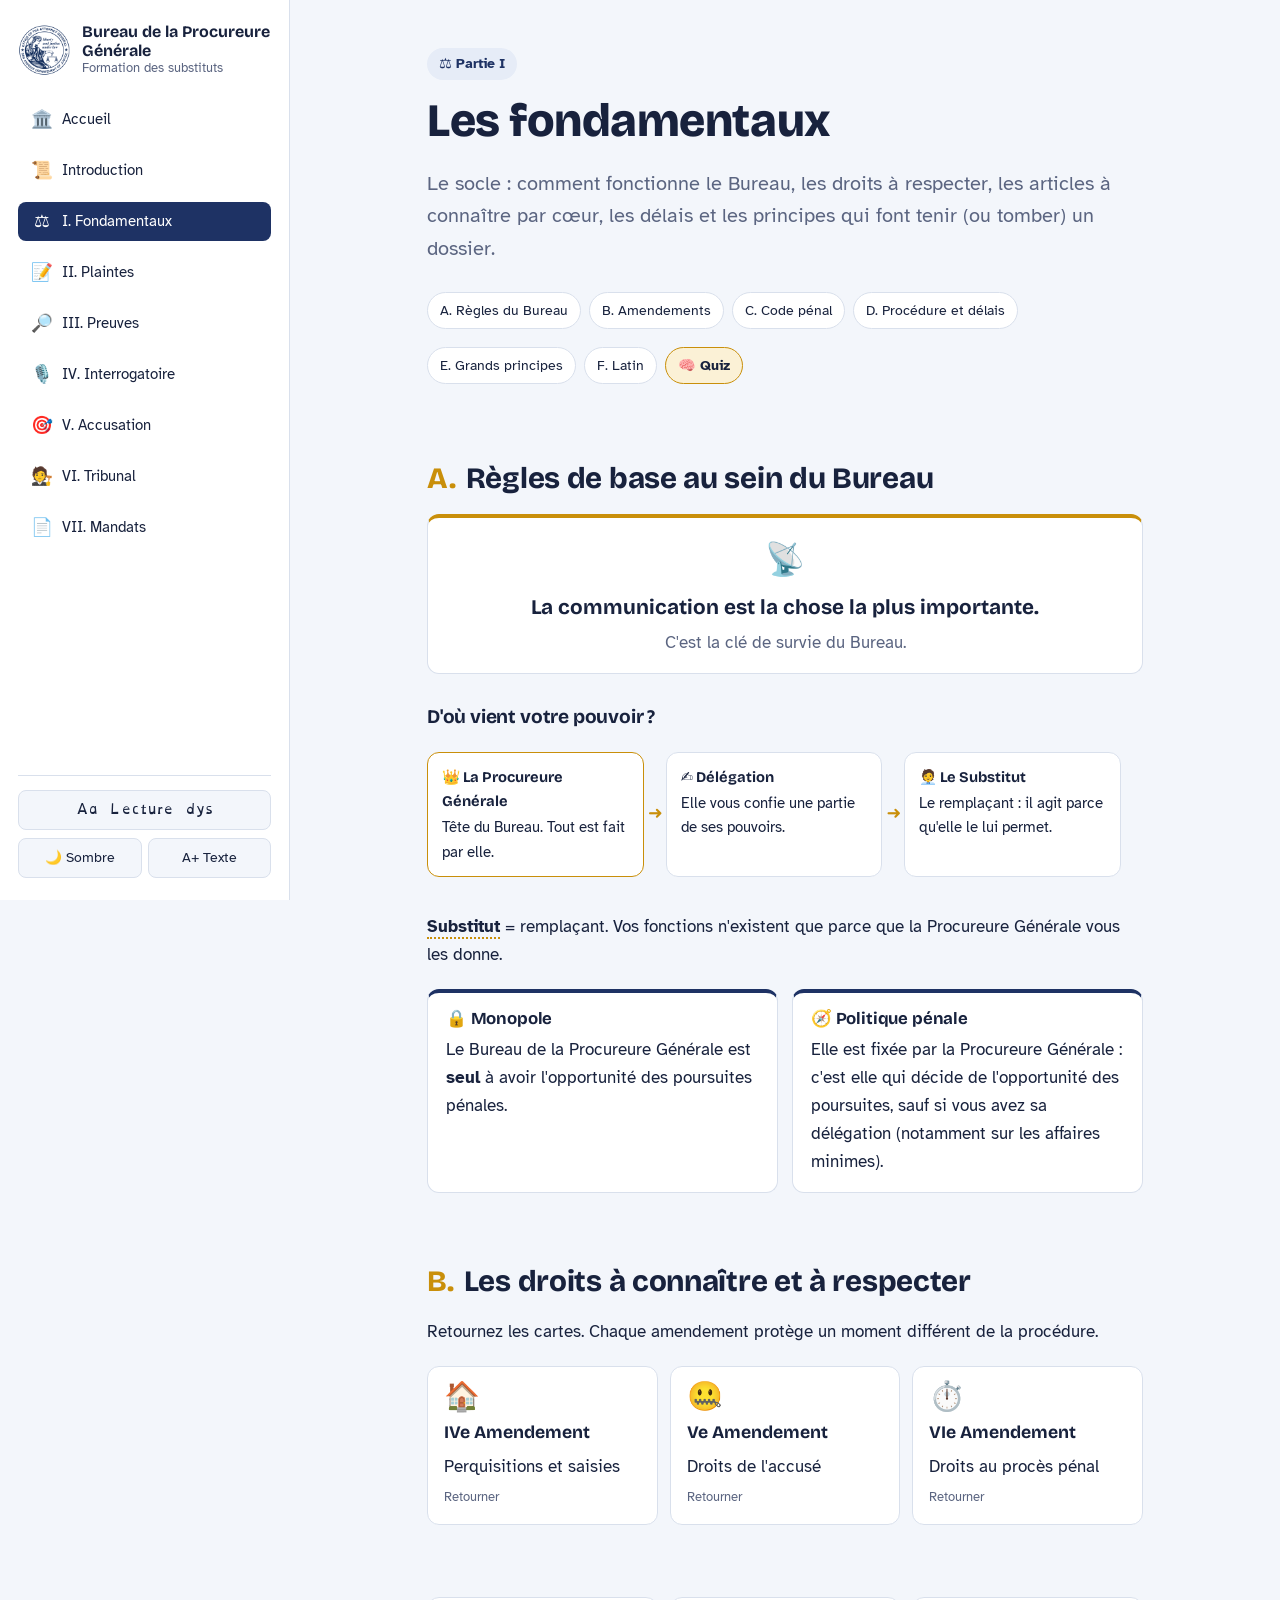
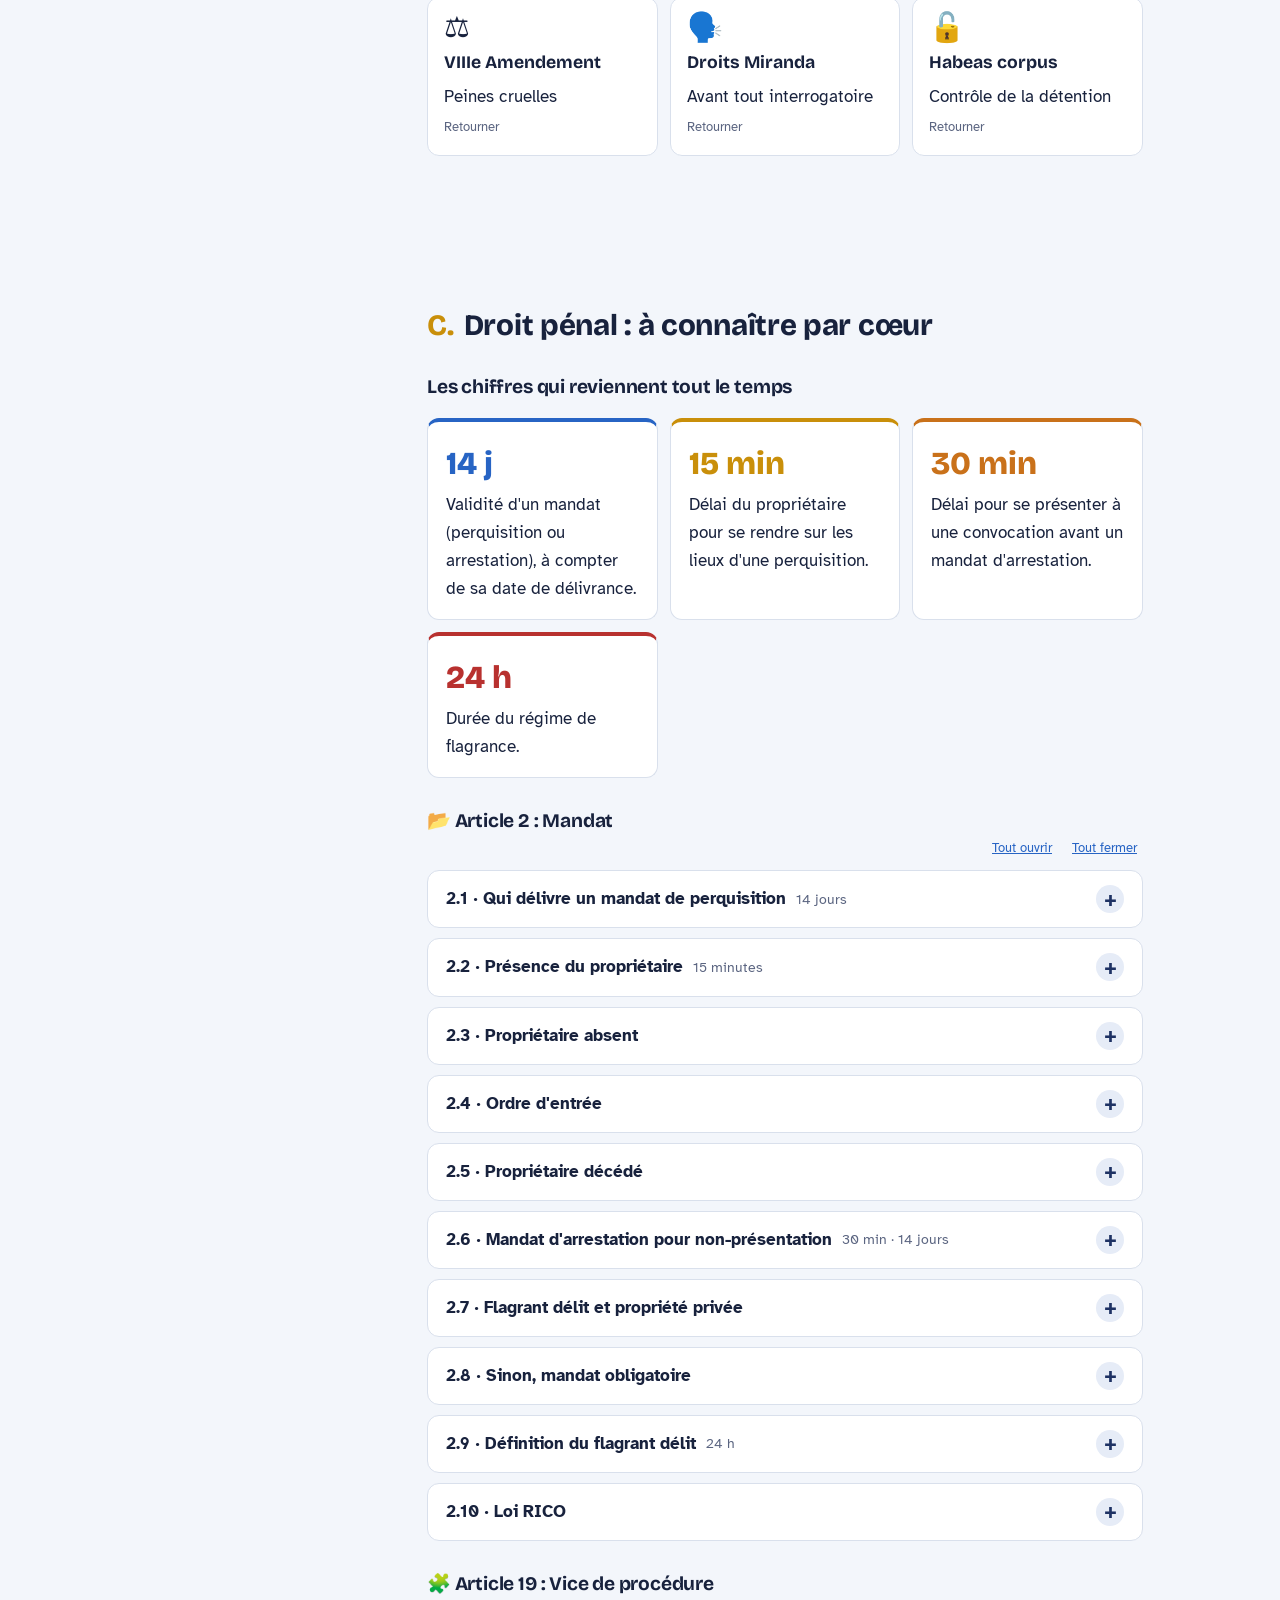
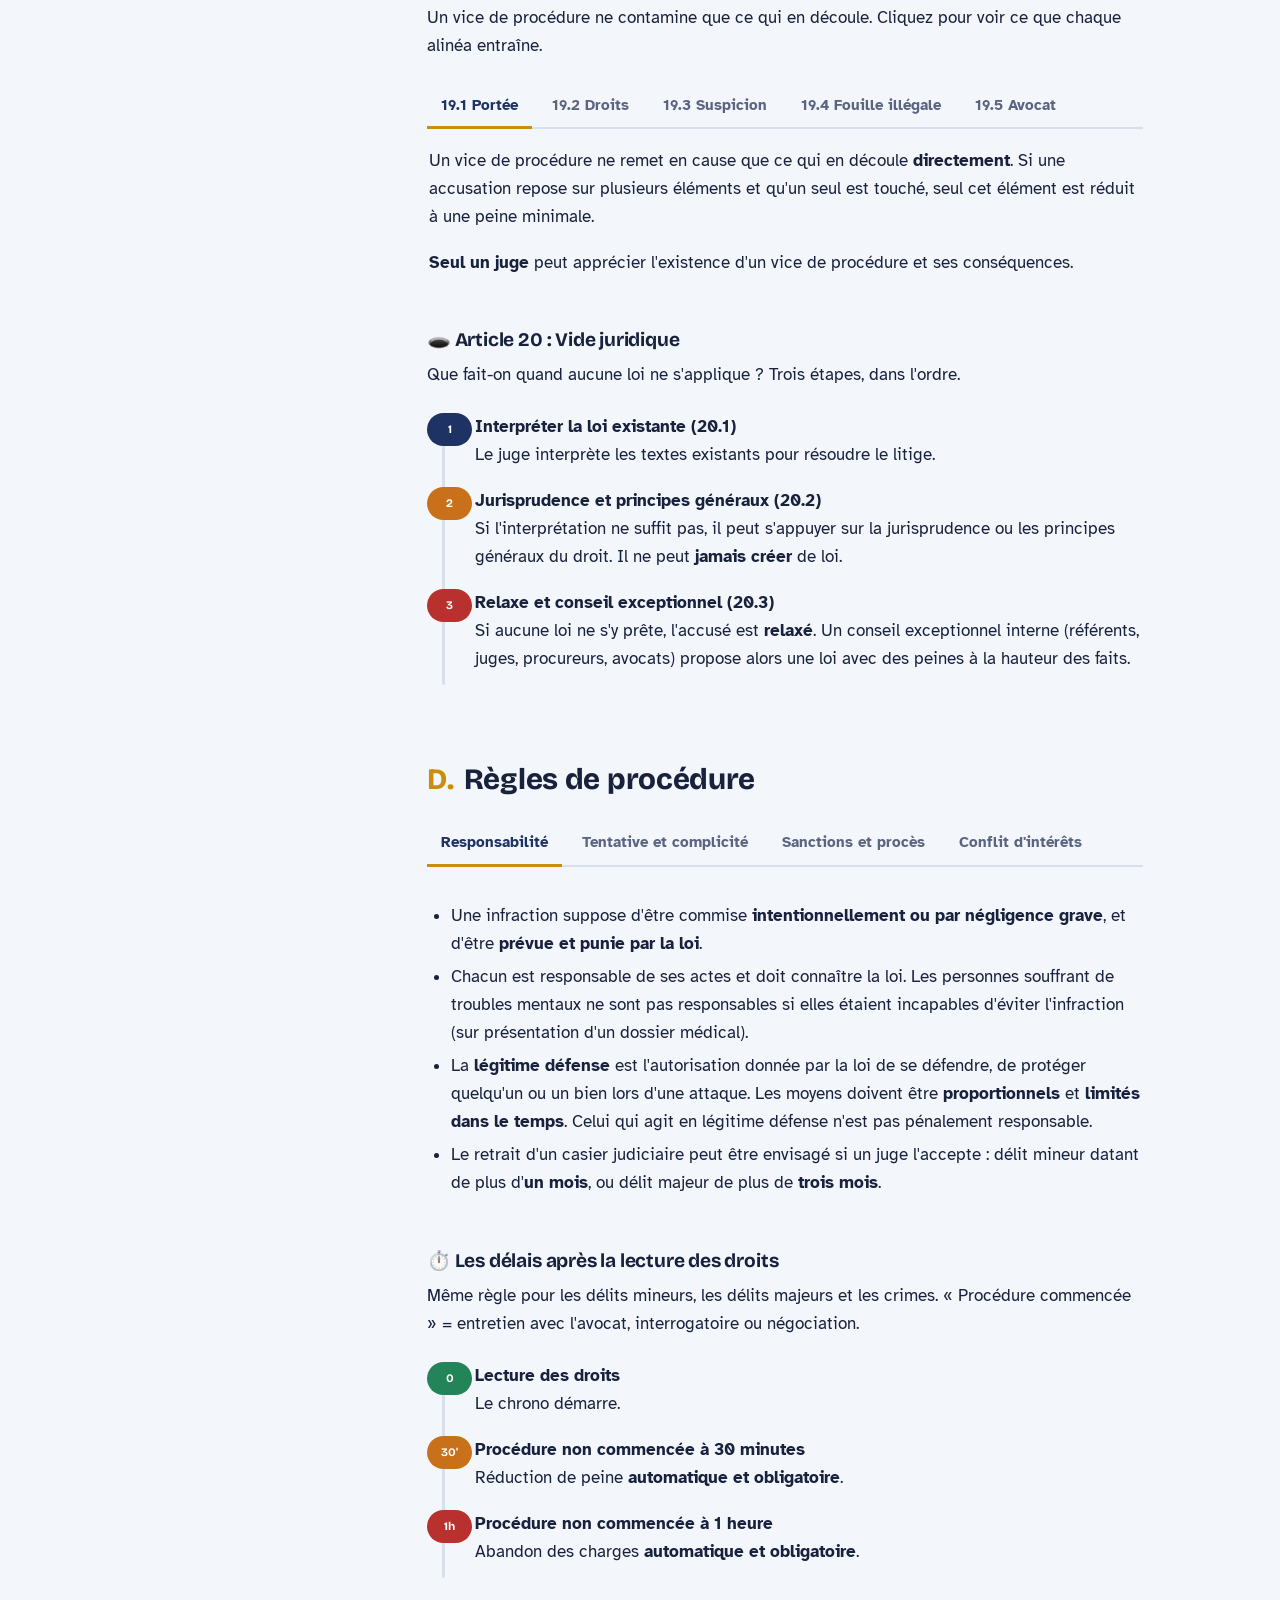
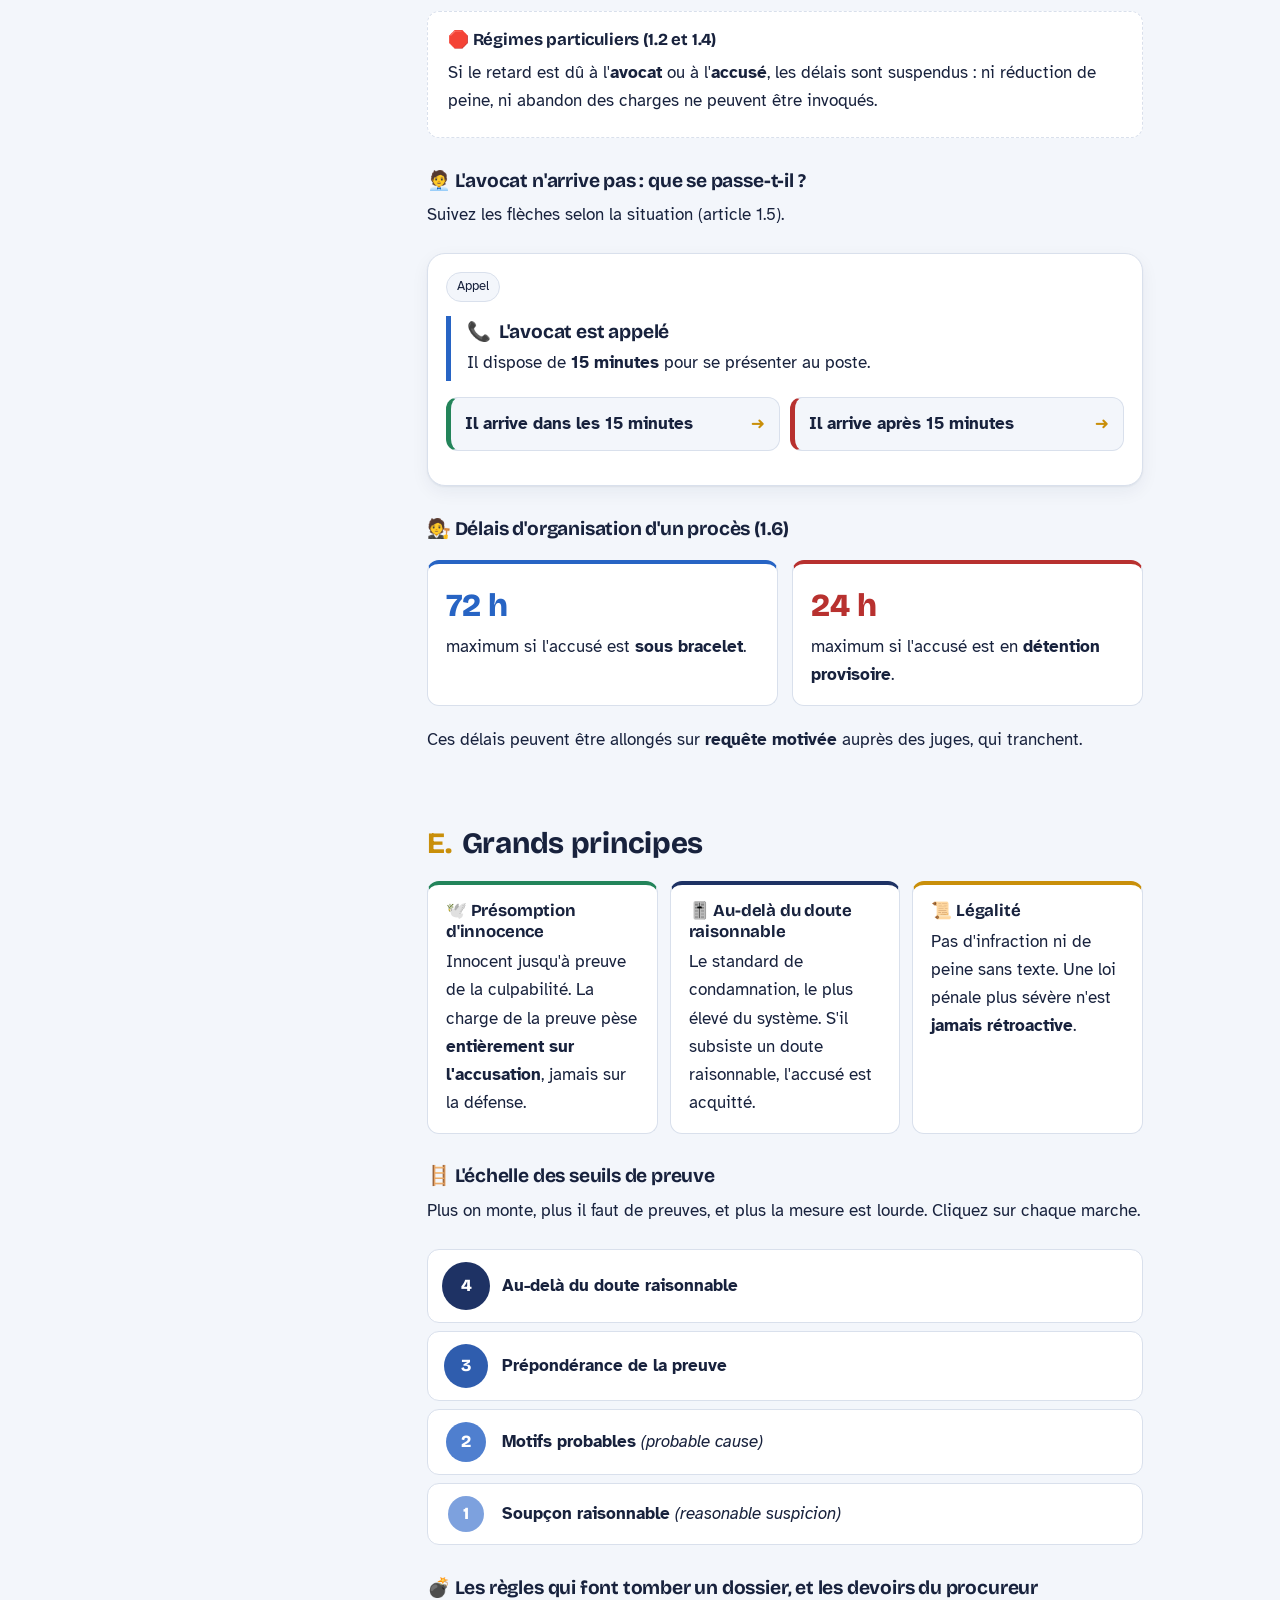
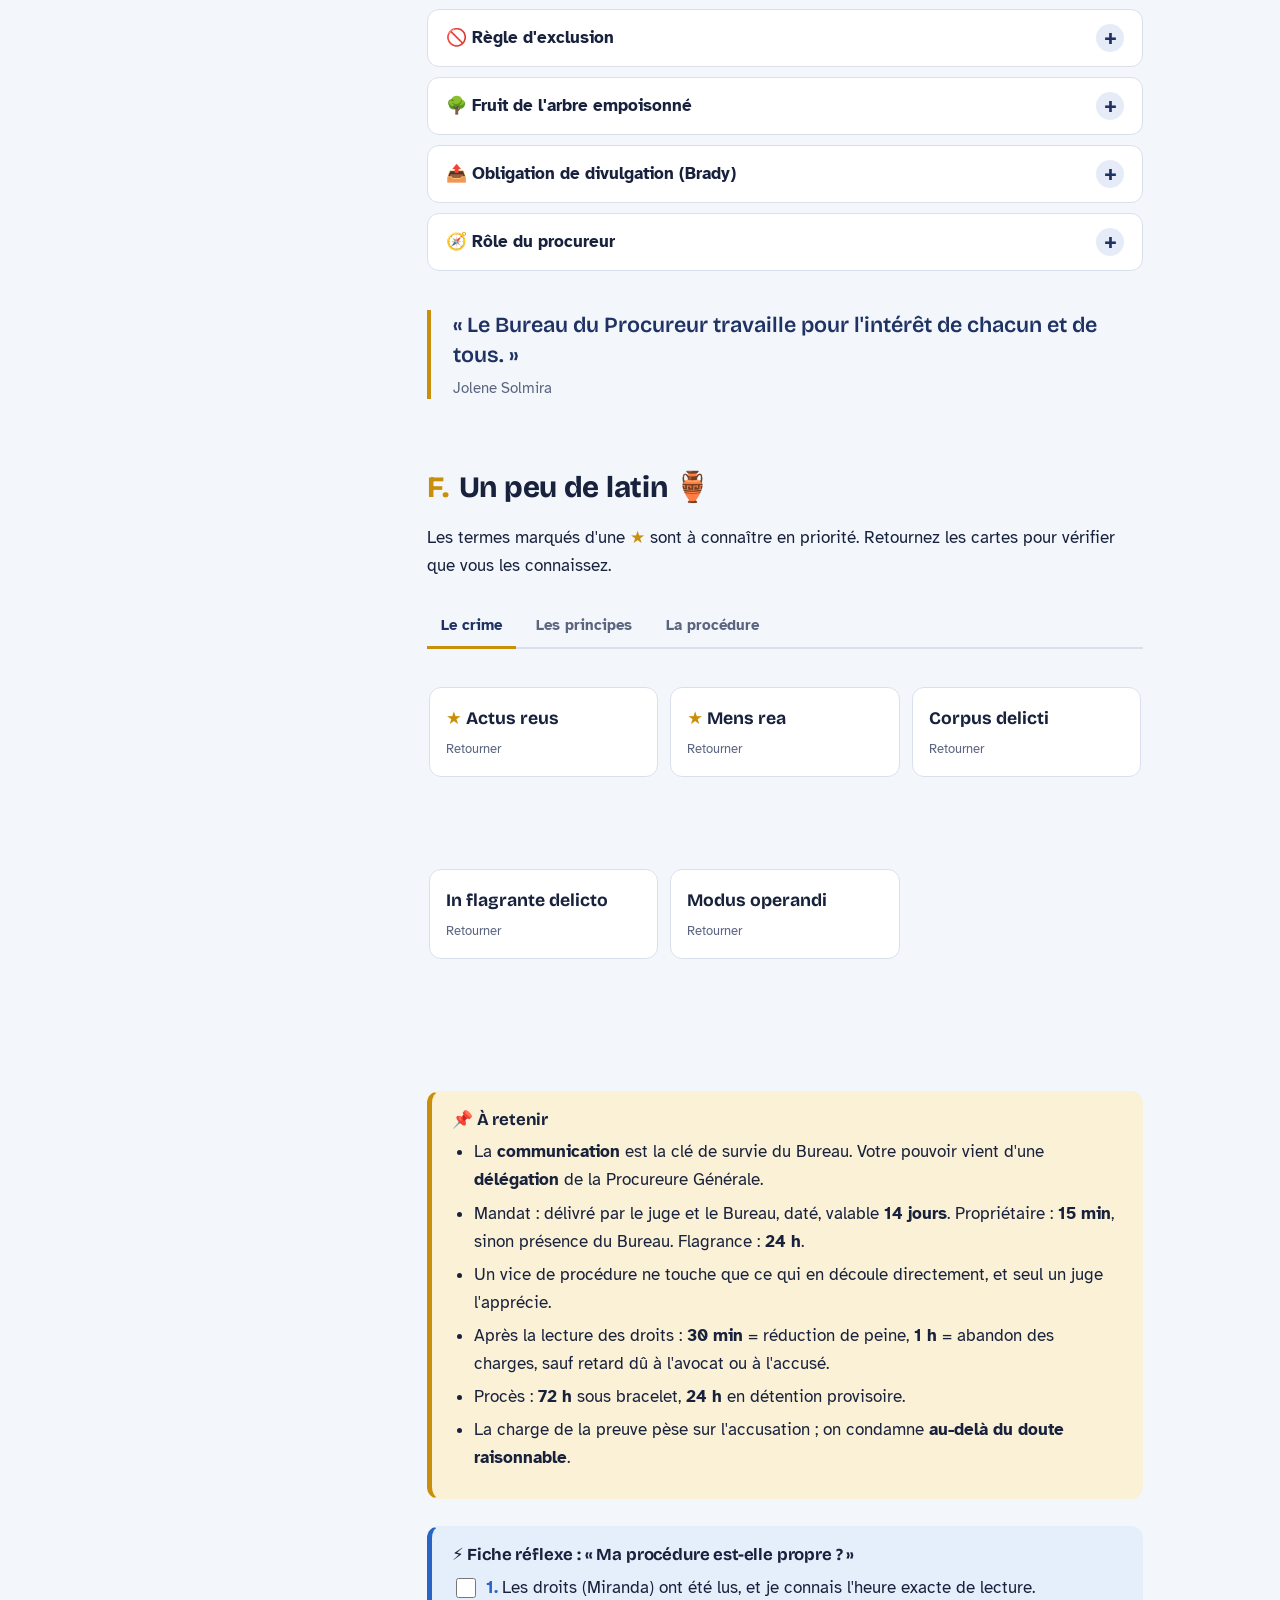
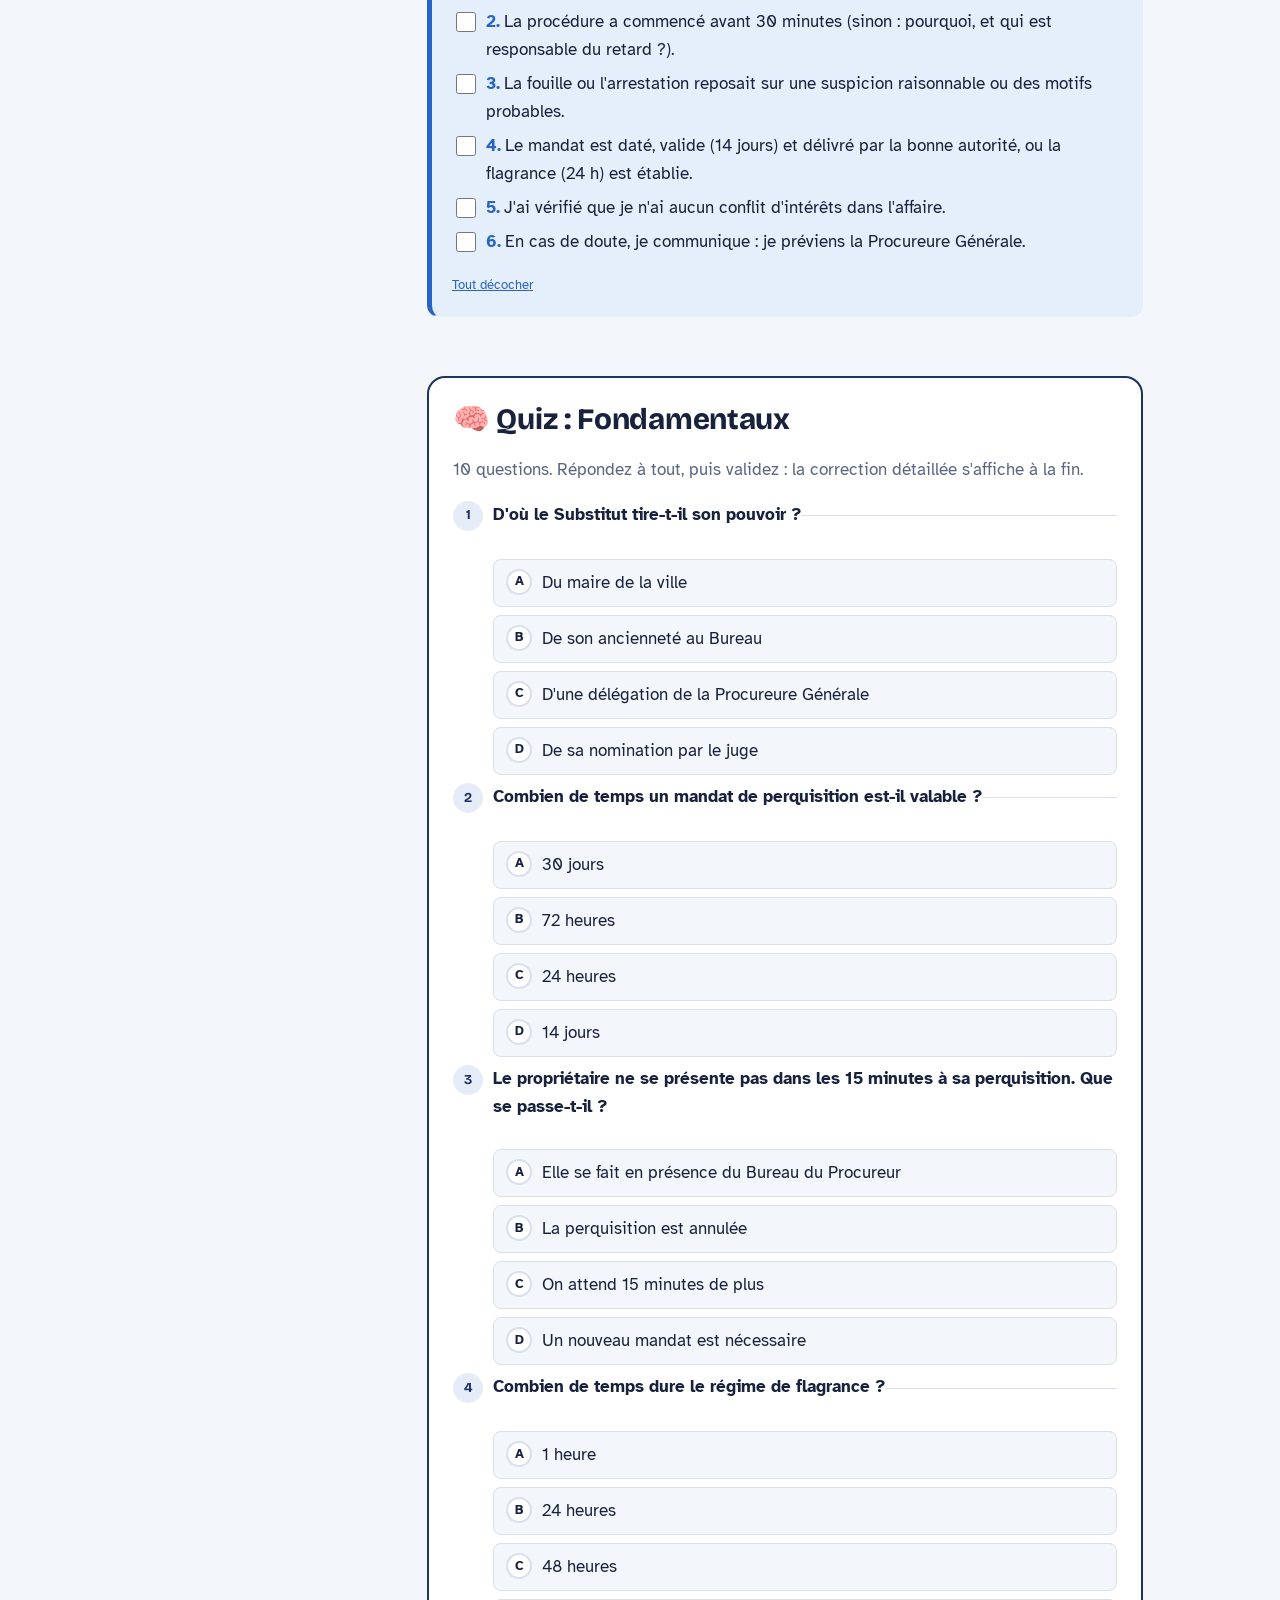
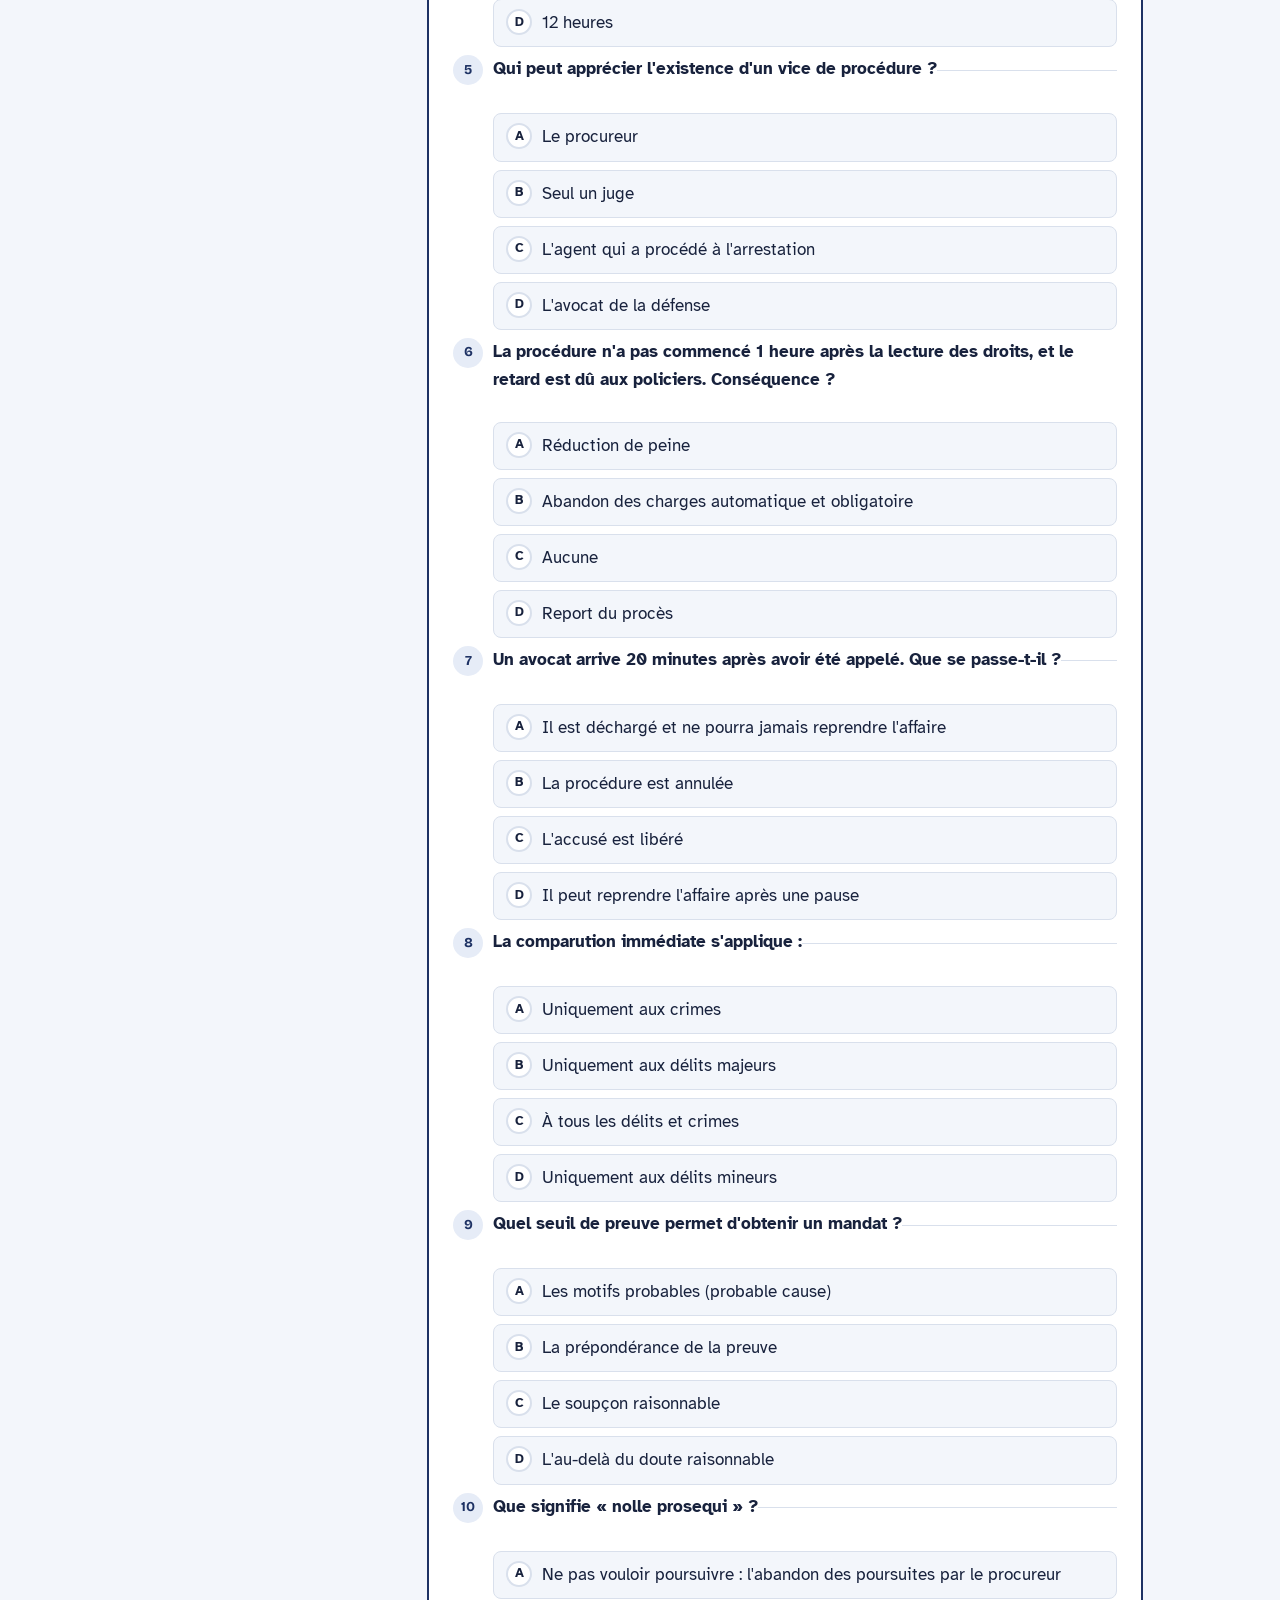
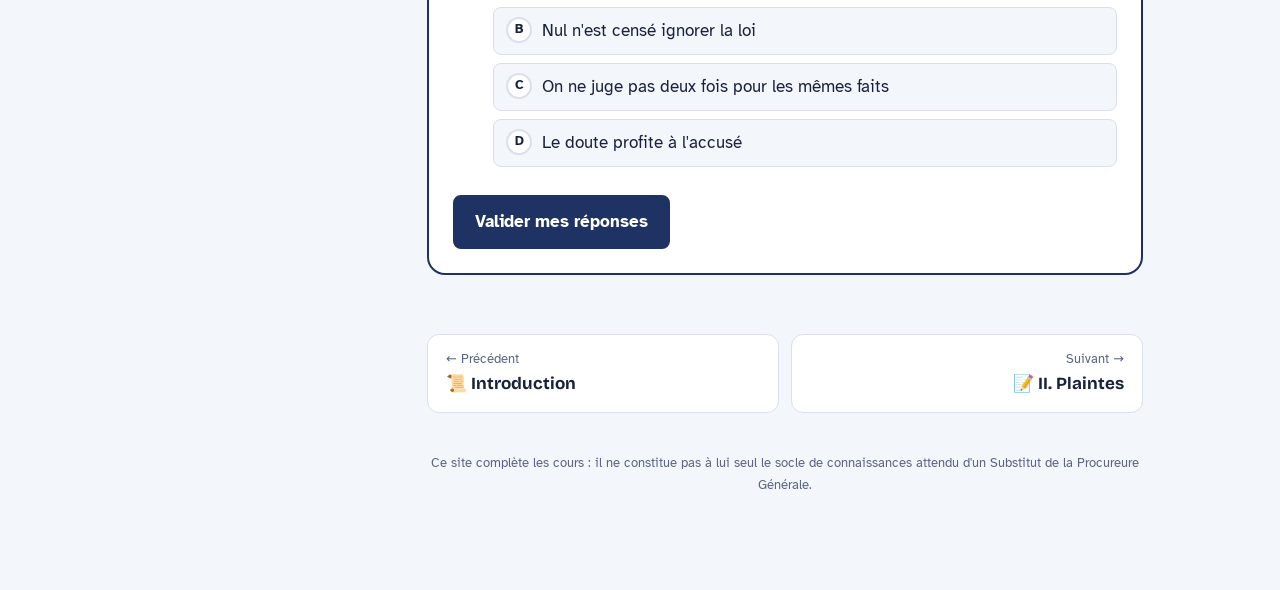
<file: fondamentaux.html>
<!doctype html>
<html lang="fr">
<head>
<meta charset="utf-8">
<meta name="viewport" content="width=device-width, initial-scale=1">
<title>I. Fondamentaux · Formation du Bureau de la Procureure Générale</title>
<meta name="description" content="Règles du Bureau, amendements, Code pénal (articles 2, 19, 20), règles de procédure, grands principes et latin juridique.">
<link rel="icon" href="assets/img/sceau-bleu.png">
<link rel="preconnect" href="https://fonts.googleapis.com">
<link rel="preconnect" href="https://fonts.gstatic.com" crossorigin>
<link href="https://fonts.googleapis.com/css2?family=Atkinson+Hyperlegible:ital,wght@0,400;0,700;1,400&family=Bricolage+Grotesque:opsz,wght@12..96,600;12..96,700;12..96,800&display=swap" rel="stylesheet">
<link rel="stylesheet" href="css/style.css">
<script>try{var d=document.documentElement;if(localStorage.getItem('bpg-dys')==='1')d.classList.add('dys');var t=localStorage.getItem('bpg-theme');if(t)d.setAttribute('data-theme',t);else if(matchMedia('(prefers-color-scheme: dark)').matches)d.setAttribute('data-theme','dark');var s=localStorage.getItem('bpg-size');if(s)d.setAttribute('data-size',s);}catch(e){}</script>
</head>
<body data-page="fond">
<main id="main"><div class="content">
<header class="page-head">
  <span class="part-tag">⚖️ Partie I</span>
  <h1>Les fondamentaux</h1>
  <p class="lede">Le socle : comment fonctionne le Bureau, les droits à respecter, les articles à connaître par cœur, les délais et les principes qui font tenir (ou tomber) un dossier.</p>
  <ul class="toc">
    <li><a href="#regles">A. Règles du Bureau</a></li>
    <li><a href="#droits">B. Amendements</a></li>
    <li><a href="#code">C. Code pénal</a></li>
    <li><a href="#procedure">D. Procédure et délais</a></li>
    <li><a href="#principes">E. Grands principes</a></li>
    <li><a href="#latin">F. Latin</a></li>
    <li><a href="#quiz" class="quiz-link">🧠 Quiz</a></li>
  </ul>
</header>

<!-- ============ A ============ -->
<section id="regles">
  <h2><span class="section-num">A.</span>Règles de base au sein du Bureau</h2>

  <div class="card gold" style="text-align:center">
    <p style="font-size:2rem;margin:0">📡</p>
    <p style="font-family:var(--font-head);font-size:1.3rem;font-weight:700;margin:.2em 0">La communication est la chose la plus importante.</p>
    <p style="margin:0;color:var(--muted)">C'est la clé de survie du Bureau.</p>
  </div>

  <h3>D'où vient votre pouvoir ?</h3>
  <div class="flow">
    <div class="step" style="border-color:var(--gold)"><b>👑 La Procureure Générale</b>Tête du Bureau. Tout est fait par elle.</div>
    <div class="step"><b>✍️ Délégation</b>Elle vous confie une partie de ses pouvoirs.</div>
    <div class="step"><b>🧑‍💼 Le Substitut</b>Le remplaçant : il agit parce qu'elle le lui permet.</div>
  </div>
  <p><span class="tip" tabindex="0" data-tip="Du latin substituere : mettre à la place de. Le substitut agit à la place de la Procureure Générale.">Substitut</span> = remplaçant. Vos fonctions n'existent que parce que la Procureure Générale vous les donne.</p>

  <div class="grid-2">
    <div class="card navy"><h4>🔒 Monopole</h4><p>Le Bureau de la Procureure Générale est <strong>seul</strong> à avoir l'opportunité des poursuites pénales.</p></div>
    <div class="card navy"><h4>🧭 Politique pénale</h4><p>Elle est fixée par la Procureure Générale : c'est elle qui décide de l'opportunité des poursuites, sauf si vous avez sa délégation (notamment sur les affaires minimes).</p></div>
  </div>
</section>

<!-- ============ B ============ -->
<section id="droits">
  <h2><span class="section-num">B.</span>Les droits à connaître et à respecter</h2>
  <p>Retournez les cartes. Chaque amendement protège un moment différent de la procédure.</p>
  <div class="flip-grid">
    <button class="flip" type="button"><span class="face front"><span class="big">🏠</span><b>IVe Amendement</b>Perquisitions et saisies<small>Retourner</small></span><span class="face back"><strong>Droit à la vie privée.</strong> Protection contre les perquisitions arbitraires du domicile, du véhicule ou des biens. Toute fouille ou saisie doit être justifiée par un mandat délivré par un juge, ou par le DEFCON en place.</span></button>
    <button class="flip" type="button"><span class="face front"><span class="big">🤐</span><b>Ve Amendement</b>Droits de l'accusé<small>Retourner</small></span><span class="face back">Procès équitable, pas de double jugement pour le même crime (double incrimination), droit de ne pas témoigner contre soi-même, indemnisation en cas d'expropriation pour raison publique.</span></button>
    <button class="flip" type="button"><span class="face front"><span class="big">⏱️</span><b>VIe Amendement</b>Droits au procès pénal<small>Retourner</small></span><span class="face back">Procès public et rapide, avec un juge. Droit d'être informé des charges, de confronter les témoins et d'être assisté juridiquement.</span></button>
    <button class="flip" type="button"><span class="face front"><span class="big">⚖️</span><b>VIIIe Amendement</b>Peines cruelles<small>Retourner</small></span><span class="face back">Pas de peine excessive ou cruelle. Amendes et caution proportionnées au crime. Tout traitement inhumain est interdit.</span></button>
    <button class="flip" type="button"><span class="face front"><span class="big">🗣️</span><b>Droits Miranda</b>Avant tout interrogatoire<small>Retourner</small></span><span class="face back">La personne détenue est informée de son droit au silence, que ses déclarations peuvent être utilisées contre elle, et de son droit à un avocat (y compris commis d'office). <strong>Sans cela, les aveux sont irrecevables.</strong></span></button>
    <button class="flip" type="button"><span class="face front"><span class="big">🔓</span><b>Habeas corpus</b>Contrôle de la détention<small>Retourner</small></span><span class="face back">Toute personne détenue peut contester la légalité de sa détention devant un juge.</span></button>
  </div>
</section>

<!-- ============ C ============ -->
<section id="code">
  <h2><span class="section-num">C.</span>Droit pénal : à connaître par cœur</h2>

  <h3>Les chiffres qui reviennent tout le temps</h3>
  <div class="grid-3">
    <div class="card blue"><p style="font-family:var(--font-head);font-size:2rem;font-weight:800;margin:0;color:var(--blue)">14 j</p><p>Validité d'un mandat (perquisition ou arrestation), à compter de sa date de délivrance.</p></div>
    <div class="card gold"><p style="font-family:var(--font-head);font-size:2rem;font-weight:800;margin:0;color:var(--gold)">15 min</p><p>Délai du propriétaire pour se rendre sur les lieux d'une perquisition.</p></div>
    <div class="card orange"><p style="font-family:var(--font-head);font-size:2rem;font-weight:800;margin:0;color:var(--orange)">30 min</p><p>Délai pour se présenter à une convocation avant un mandat d'arrestation.</p></div>
    <div class="card red"><p style="font-family:var(--font-head);font-size:2rem;font-weight:800;margin:0;color:var(--red)">24 h</p><p>Durée du régime de flagrance.</p></div>
  </div>

  <h3>📂 Article 2 : Mandat</h3>
  <div class="fold-tools" id="art2-tools"><button type="button" data-fold-all="art2" data-open="1">Tout ouvrir</button><button type="button" data-fold-all="art2" data-open="0">Tout fermer</button></div>
  <div id="art2">
    <details class="fold"><summary>2.1 · Qui délivre un mandat de perquisition <span class="sub">14 jours</span></summary><div class="inner"><p>Un mandat de perquisition d'un suspect ne peut être délivré que par le juge <strong>et</strong> le Bureau du Procureur (sauf absence de l'un ou de l'autre), avec une date de délivrance. Il est valable <strong>14 jours</strong>.</p></div></details>
    <details class="fold"><summary>2.2 · Présence du propriétaire <span class="sub">15 minutes</span></summary><div class="inner"><p>La perquisition se fait en présence du propriétaire, qui dispose de <strong>15 minutes</strong> pour se rendre sur les lieux.</p></div></details>
    <details class="fold"><summary>2.3 · Propriétaire absent</summary><div class="inner"><p>Si le propriétaire n'est pas joignable ou ne vient pas, la perquisition se fait <strong>en présence du Bureau du Procureur</strong>.</p></div></details>
    <details class="fold"><summary>2.4 · Ordre d'entrée</summary><div class="inner"><div class="flow"><div class="step"><b>1. Sécuriser</b>Les autorités sécurisent les lieux.</div><div class="step"><b>2. Entrer</b>Le propriétaire et le procureur peuvent entrer.</div><div class="step"><b>3. Fouiller</b>La fouille du bâtiment commence.</div></div></div></details>
    <details class="fold"><summary>2.5 · Propriétaire décédé</summary><div class="inner"><p>Pas de mandat obligatoire si le propriétaire légitime du bien est décédé, <strong>sauf</strong> colocation ou bien partagé.</p></div></details>
    <details class="fold"><summary>2.6 · Mandat d'arrestation pour non-présentation <span class="sub">30 min · 14 jours</span></summary><div class="inner"><p>Il n'est remis que si l'individu ne se rend pas à la convocation des forces de l'ordre (<strong>30 minutes maximum</strong> pour venir). Délivré <strong>uniquement par le juge</strong>, avec date de délivrance, valable 14 jours.</p></div></details>
    <details class="fold"><summary>2.7 · Flagrant délit et propriété privée</summary><div class="inner"><p>Un agent qui constate un flagrant délit l'amenant à entrer dans une propriété privée peut y accéder <strong>sans mandat</strong>.</p></div></details>
    <details class="fold"><summary>2.8 · Sinon, mandat obligatoire</summary><div class="inner"><p>Sans flagrant délit et sans appel d'urgence depuis la propriété, les forces de l'ordre doivent fournir un mandat pour y entrer sans le consentement du propriétaire.</p></div></details>
    <details class="fold"><summary>2.9 · Définition du flagrant délit <span class="sub">24 h</span></summary><div class="inner"><p>Une infraction <strong>en train</strong> d'être commise ou qui <strong>vient</strong> d'être commise : l'individu est pris sur le fait, ou immédiatement après, en possession d'indices laissant supposer sa participation. Le régime de flagrance vaut <strong>24 heures</strong>.</p></div></details>
    <details class="fold"><summary>2.10 · Loi RICO</summary><div class="inner"><p>Elle permet de poursuivre les individus et les organisations impliqués dans des activités criminelles. Toute personne impliquée de près ou de loin est poursuivie pour les mêmes faits. (Voir la partie VII.)</p></div></details>
  </div>

  <h3>🧩 Article 19 : Vice de procédure</h3>
  <p>Un vice de procédure ne contamine que ce qui en découle. Cliquez pour voir ce que chaque alinéa entraîne.</p>
  <div class="tabs">
    <div class="tablist"><button type="button">19.1 Portée</button><button type="button">19.2 Droits</button><button type="button">19.3 Suspicion</button><button type="button">19.4 Fouille illégale</button><button type="button">19.5 Avocat</button></div>
    <div class="tabpanel"><p>Un vice de procédure ne remet en cause que ce qui en découle <strong>directement</strong>. Si une accusation repose sur plusieurs éléments et qu'un seul est touché, seul cet élément est réduit à une peine minimale.</p><p><strong>Seul un juge</strong> peut apprécier l'existence d'un vice de procédure et ses conséquences.</p></div>
    <div class="tabpanel"><p>La non-citation des droits entraîne une <strong>peine minimale</strong> pour l'accusé.</p></div>
    <div class="tabpanel"><p>Sans suspicion raisonnable pour motiver une arrestation ou une fouille, les découvertes qui en résultent sont <strong>caduques</strong>.</p></div>
    <div class="tabpanel"><p>Toute preuve trouvée lors d'une fouille illégale, ou au cours d'une arrestation illégale, est <strong>nulle</strong> et n'a aucune valeur probante.</p></div>
    <div class="tabpanel"><p>Si les forces de l'ordre (SASP, BCSO, LSPD, US Marshall, SASD) demandent un avocat pour un suspect qui en veut un, mais qu'aucun n'est disponible, l'arrestation <strong>n'est pas nulle</strong>, à condition de prouver que tous les efforts ont été faits, sans succès.</p></div>
  </div>

  <h3>🕳️ Article 20 : Vide juridique</h3>
  <p>Que fait-on quand aucune loi ne s'applique ? Trois étapes, dans l'ordre.</p>
  <ol class="timeline">
    <li data-t="1"><b>Interpréter la loi existante (20.1)</b>Le juge interprète les textes existants pour résoudre le litige.</li>
    <li data-t="2" class="warn"><b>Jurisprudence et principes généraux (20.2)</b>Si l'interprétation ne suffit pas, il peut s'appuyer sur la jurisprudence ou les principes généraux du droit. Il ne peut <strong>jamais créer</strong> de loi.</li>
    <li data-t="3" class="stop"><b>Relaxe et conseil exceptionnel (20.3)</b>Si aucune loi ne s'y prête, l'accusé est <strong>relaxé</strong>. Un conseil exceptionnel interne (référents, juges, procureurs, avocats) propose alors une loi avec des peines à la hauteur des faits.</li>
  </ol>
</section>

<!-- ============ D ============ -->
<section id="procedure">
  <h2><span class="section-num">D.</span>Règles de procédure</h2>

  <div class="tabs">
    <div class="tablist"><button type="button">Responsabilité</button><button type="button">Tentative et complicité</button><button type="button">Sanctions et procès</button><button type="button">Conflit d'intérêts</button></div>
    <div class="tabpanel">
      <ul>
        <li>Une infraction suppose d'être commise <strong>intentionnellement ou par négligence grave</strong>, et d'être <strong>prévue et punie par la loi</strong>.</li>
        <li>Chacun est responsable de ses actes et doit connaître la loi. Les personnes souffrant de troubles mentaux ne sont pas responsables si elles étaient incapables d'éviter l'infraction (sur présentation d'un dossier médical).</li>
        <li>La <strong>légitime défense</strong> est l'autorisation donnée par la loi de se défendre, de protéger quelqu'un ou un bien lors d'une attaque. Les moyens doivent être <strong>proportionnels</strong> et <strong>limités dans le temps</strong>. Celui qui agit en légitime défense n'est pas pénalement responsable.</li>
        <li>Le retrait d'un casier judiciaire peut être envisagé si un juge l'accepte : délit mineur datant de plus d'<strong>un mois</strong>, ou délit majeur de plus de <strong>trois mois</strong>.</li>
      </ul>
    </div>
    <div class="tabpanel">
      <div class="grid-2">
        <div class="card orange"><h4>🎯 Tentative</h4><p>Le commencement d'une infraction qui échoue pour une raison <strong>indépendante de la volonté</strong> de l'auteur.</p></div>
        <div class="card blue"><h4>🤝 Complicité</h4><p>Faciliter volontairement une infraction, ou inciter à la commettre, ou en donner l'opportunité. Punie à <strong>la moitié</strong> de la peine de l'infraction.</p></div>
      </div>
      <table><thead><tr><th>Qui ?</th><th>Définition</th></tr></thead><tbody>
        <tr><td><strong>Auteur</strong></td><td>Commet l'infraction lui-même.</td></tr>
        <tr><td><strong>Co-auteur</strong></td><td>Commet les éléments constitutifs de l'infraction avec d'autres.</td></tr>
        <tr><td><strong>Complice</strong></td><td>Facilite, incite ou donne l'opportunité. Moitié de la peine.</td></tr>
      </tbody></table>
    </div>
    <div class="tabpanel">
      <div class="grid-2">
        <div class="card green"><h4>🧹 TIG</h4><p>Travail non payé pour une association, un service public ou une entreprise. <strong>5 jours maximum</strong>, <strong>30 minutes maximum par jour</strong>.</p></div>
        <div class="card orange"><h4>⚡ Comparution immédiate</h4><p>Faire juger une personne tout de suite après sa garde à vue. <strong>Uniquement pour les délits majeurs.</strong></p></div>
        <div class="card red"><h4>🔁 Récidive</h4><p>3e délit majeur : procès (sauf décision contraire du procureur).<br>3e délit mineur : amende de récidive de <strong>5 000 $</strong>.</p></div>
        <div class="card navy"><h4>🧑‍⚖️ Quand organise-t-on un procès ?</h4><p>Pour un <strong>crime</strong>, ou une <strong>récidive de délit majeur</strong> (sauf décision contraire du procureur).</p></div>
      </div>
    </div>
    <div class="tabpanel">
      <p>Tout membre d'un service public ou d'un cabinet privé en <strong>conflit d'intérêts</strong> doit :</p>
      <div class="flow"><div class="step"><b>1. Divulguer</b>le conflit à sa hiérarchie</div><div class="step"><b>2. S'abstenir</b>de toute discussion ou décision sur l'affaire</div></div>
    </div>
  </div>

  <h3>⏱️ Les délais après la lecture des droits</h3>
  <p>Même règle pour les délits mineurs, les délits majeurs et les crimes. « Procédure commencée » = entretien avec l'avocat, interrogatoire ou négociation.</p>
  <ol class="timeline">
    <li data-t="0" class="ok"><b>Lecture des droits</b>Le chrono démarre.</li>
    <li data-t="30'" class="warn"><b>Procédure non commencée à 30 minutes</b>Réduction de peine <strong>automatique et obligatoire</strong>.</li>
    <li data-t="1h" class="stop"><b>Procédure non commencée à 1 heure</b>Abandon des charges <strong>automatique et obligatoire</strong>.</li>
  </ol>
  <div class="box exemple"><h4>🛑 Régimes particuliers (1.2 et 1.4)</h4><p>Si le retard est dû à l'<strong>avocat</strong> ou à l'<strong>accusé</strong>, les délais sont suspendus : ni réduction de peine, ni abandon des charges ne peuvent être invoqués.</p></div>

  <h3>🧑‍💼 L'avocat n'arrive pas : que se passe-t-il ?</h3>
  <p>Suivez les flèches selon la situation (article 1.5).</p>
  <div class="explorer" data-src="ex-avocat"></div>
  <script type="application/json" id="ex-avocat">
  {"start":"call","nodes":{
    "call":{"t":"L'avocat est appelé","short":"Appel","emo":"📞","c":"blue","html":"<p>Il dispose de <strong>15 minutes</strong> pour se présenter au poste.</p>","ch":[{"l":"Il arrive dans les 15 minutes","to":"ok1","c":"green"},{"l":"Il arrive après 15 minutes","to":"late1","c":"red"}]},
    "ok1":{"t":"La procédure se déroule normalement","short":"À l'heure","emo":"✅","c":"green","html":"<p>Entretien avocat-client, interrogatoire, négociation.</p>"},
    "late1":{"t":"Le premier avocat est déchargé","short":"Retard","emo":"⛔","c":"red","html":"<p>Il est déchargé de l'affaire et <strong>ne pourra jamais la reprendre</strong>. L'accusé choisit.</p>","ch":[{"l":"Commencer sans avocat","to":"noav","c":"orange"},{"l":"Attendre un deuxième avocat","to":"second","c":"blue"}]},
    "noav":{"t":"Procédure sans avocat","short":"Sans avocat","emo":"🧍","c":"orange","html":"<p>C'est le choix de l'accusé : on commence.</p>"},
    "second":{"t":"Un deuxième avocat est appelé","short":"2e avocat","emo":"📞","c":"blue","html":"<p>Lui aussi dispose de <strong>15 minutes</strong>.</p>","ch":[{"l":"Il arrive à temps","to":"ok2","c":"green"},{"l":"Il n'est pas là au bout de 15 minutes","to":"late2","c":"red"}]},
    "ok2":{"t":"La procédure se déroule avec le deuxième avocat","short":"À l'heure","emo":"✅","c":"green","html":"<p>On reprend le cours normal.</p>"},
    "late2":{"t":"Nouveau choix pour l'accusé","short":"Nouveau choix","emo":"🔀","c":"orange","ch":[{"l":"Gérer la comparution immédiate sans avocat","to":"ci","c":"orange"},{"l":"Être placé sous bracelet jusqu'à ce qu'un avocat soit disponible","to":"bracelet","c":"blue"}]},
    "ci":{"t":"Comparution immédiate sans avocat","short":"CI sans avocat","emo":"⚡","c":"orange","html":"<p>La CI est menée sans conseil, à la demande de l'accusé.</p>"},
    "bracelet":{"t":"Libération sous bracelet","short":"Bracelet","emo":"📿","c":"blue","html":"<p>L'accusé attend qu'un avocat soit disponible.</p>","note":"⚠️ Pour un <strong>crime</strong>, l'individu peut ne pas être libéré sous bracelet : la détention provisoire est laissée à l'appréciation d'un juge."}
  }}
  </script>

  <h3>🧑‍⚖️ Délais d'organisation d'un procès (1.6)</h3>
  <div class="grid-2">
    <div class="card blue"><p style="font-family:var(--font-head);font-size:2rem;font-weight:800;margin:0;color:var(--blue)">72 h</p><p>maximum si l'accusé est <strong>sous bracelet</strong>.</p></div>
    <div class="card red"><p style="font-family:var(--font-head);font-size:2rem;font-weight:800;margin:0;color:var(--red)">24 h</p><p>maximum si l'accusé est en <strong>détention provisoire</strong>.</p></div>
  </div>
  <p>Ces délais peuvent être allongés sur <strong>requête motivée</strong> auprès des juges, qui tranchent.</p>
</section>

<!-- ============ E ============ -->
<section id="principes">
  <h2><span class="section-num">E.</span>Grands principes</h2>
  <div class="grid-3">
    <div class="card green"><h4>🕊️ Présomption d'innocence</h4><p>Innocent jusqu'à preuve de la culpabilité. La charge de la preuve pèse <strong>entièrement sur l'accusation</strong>, jamais sur la défense.</p></div>
    <div class="card navy"><h4>🎚️ Au-delà du doute raisonnable</h4><p>Le standard de condamnation, le plus élevé du système. S'il subsiste un doute raisonnable, l'accusé est acquitté.</p></div>
    <div class="card gold"><h4>📜 Légalité</h4><p>Pas d'infraction ni de peine sans texte. Une loi pénale plus sévère n'est <strong>jamais rétroactive</strong>.</p></div>
  </div>

  <h3>🪜 L'échelle des seuils de preuve</h3>
  <p>Plus on monte, plus il faut de preuves, et plus la mesure est lourde. Cliquez sur chaque marche.</p>
  <div class="ladder">
    <button class="rung" type="button"><span class="lvl">1</span><span><b>Soupçon raisonnable</b> <em>(reasonable suspicion)</em><span class="detail">Permet une interpellation et une palpation brèves.</span></span></button>
    <button class="rung" type="button"><span class="lvl">2</span><span><b>Motifs probables</b> <em>(probable cause)</em><span class="detail">Permet l'arrestation, l'obtention d'un mandat, la mise en accusation.</span></span></button>
    <button class="rung" type="button"><span class="lvl">3</span><span><b>Prépondérance de la preuve</b><span class="detail">Standard du civil, et de certaines décisions en cours de procédure.</span></span></button>
    <button class="rung" type="button"><span class="lvl">4</span><span><b>Au-delà du doute raisonnable</b><span class="detail">Nécessaire pour une condamnation.</span></span></button>
  </div>

  <h3>💣 Les règles qui font tomber un dossier, et les devoirs du procureur</h3>
  <details class="fold"><summary>🚫 Règle d'exclusion</summary><div class="inner"><p>Une preuve obtenue en violation des droits constitutionnels est irrecevable.</p></div></details>
  <details class="fold"><summary>🌳 Fruit de l'arbre empoisonné</summary><div class="inner"><p>Les preuves qui découlent d'une preuve illégale sont aussi exclues, sauf exceptions : <strong>découverte inévitable</strong>, <strong>source indépendante</strong>, <strong>lien trop ténu</strong>. (Détaillé en partie III.)</p></div></details>
  <details class="fold"><summary>📤 Obligation de divulgation (Brady)</summary><div class="inner"><p>Le procureur communique à la défense toute preuve susceptible de disculper l'accusé ou d'atténuer sa peine. Y manquer peut entraîner l'annulation de la condamnation.</p></div></details>
  <details class="fold"><summary>🧭 Rôle du procureur</summary><div class="inner"><p>Son devoir est de <strong>rechercher la justice</strong>, pas de gagner à tout prix. Il dispose d'un pouvoir discrétionnaire (poursuivre, classer, négocier), mais n'engage <strong>jamais</strong> de poursuites sans motifs probables.</p></div></details>

  <blockquote class="quote">« Le Bureau du Procureur travaille pour l'intérêt de chacun et de tous. »<cite>Jolene Solmira</cite></blockquote>
</section>

<!-- ============ F ============ -->
<section id="latin">
  <h2><span class="section-num">F.</span>Un peu de latin 🏺</h2>
  <p>Les termes marqués d'une <span class="star">★</span> sont à connaître en priorité. Retournez les cartes pour vérifier que vous les connaissez.</p>
  <div class="tabs">
    <div class="tablist"><button type="button">Le crime</button><button type="button">Les principes</button><button type="button">La procédure</button></div>
    <div class="tabpanel"><div class="flip-grid">
      <button class="flip" type="button"><span class="face front"><b><span class="star">★</span> Actus reus</b><small>Retourner</small></span><span class="face back"><strong>L'élément matériel</strong> de l'infraction. Premier élément à prouver.</span></button>
      <button class="flip" type="button"><span class="face front"><b><span class="star">★</span> Mens rea</b><small>Retourner</small></span><span class="face back"><strong>L'élément intentionnel</strong>, l'esprit coupable. Second élément à prouver, souvent le plus difficile.</span></button>
      <button class="flip" type="button"><span class="face front"><b>Corpus delicti</b><small>Retourner</small></span><span class="face back"><strong>Le corps du délit</strong> : la preuve qu'une infraction a eu lieu. On ne condamne pas sur un simple aveu sans preuve que le crime existe.</span></button>
      <button class="flip" type="button"><span class="face front"><b>In flagrante delicto</b><small>Retourner</small></span><span class="face back"><strong>En flagrant délit.</strong> Justifie certaines arrestations sans mandat.</span></button>
      <button class="flip" type="button"><span class="face front"><b>Modus operandi</b><small>Retourner</small></span><span class="face back"><strong>Le mode opératoire.</strong> Permet de relier plusieurs affaires, ou un suspect à des faits.</span></button>
    </div></div>
    <div class="tabpanel"><div class="flip-grid">
      <button class="flip" type="button"><span class="face front"><b><span class="star">★</span> Nullum crimen, nulla poena sine lege</b><small>Retourner</small></span><span class="face back"><strong>Pas de crime ni de peine sans loi.</strong> Légalité des poursuites.</span></button>
      <button class="flip" type="button"><span class="face front"><b><span class="star">★</span> In dubio pro reo</b><small>Retourner</small></span><span class="face back"><strong>Le doute profite à l'accusé.</strong> Fondement du doute raisonnable.</span></button>
      <button class="flip" type="button"><span class="face front"><b><span class="star">★</span> Non bis in idem</b><small>Retourner</small></span><span class="face back"><strong>On ne juge pas deux fois pour les mêmes faits.</strong> Équivalent du <em>double jeopardy</em>.</span></button>
      <button class="flip" type="button"><span class="face front"><b>Ignorantia juris non excusat</b><small>Retourner</small></span><span class="face back"><strong>Nul n'est censé ignorer la loi.</strong> Argument face à une défense d'ignorance.</span></button>
      <button class="flip" type="button"><span class="face front"><b>Onus probandi (actori incumbit probatio)</b><small>Retourner</small></span><span class="face back"><strong>La charge de la preuve incombe à celui qui accuse.</strong> C'est toi qui prouves, toujours.</span></button>
      <button class="flip" type="button"><span class="face front"><b>Bona fide / mala fide</b><small>Retourner</small></span><span class="face back"><strong>De bonne foi / de mauvaise foi.</strong> Intention, exceptions à la règle d'exclusion.</span></button>
    </div></div>
    <div class="tabpanel"><div class="flip-grid">
      <button class="flip" type="button"><span class="face front"><b><span class="star">★</span> Habeas corpus</b><small>Retourner</small></span><span class="face back"><strong>« Que tu aies le corps »</strong> : contrôle de la légalité d'une détention. Recours direct contre une détention illégale.</span></button>
      <button class="flip" type="button"><span class="face front"><b><span class="star">★</span> Subpoena</b><small>Retourner</small></span><span class="face back"><strong>« Sous peine de sanction »</strong> : citation à comparaître. <em>Ad testificandum</em> pour un témoin, <em>duces tecum</em> pour produire des documents.</span></button>
      <button class="flip" type="button"><span class="face front"><b><span class="star">★</span> Nolle prosequi</b><small>Retourner</small></span><span class="face back"><strong>Ne pas vouloir poursuivre.</strong> Abandon des poursuites par le procureur : son acte discrétionnaire par excellence.</span></button>
      <button class="flip" type="button"><span class="face front"><b>Ex parte</b><small>Retourner</small></span><span class="face back"><strong>Au nom d'une seule partie</strong>, sans l'autre. C'est le cas des demandes de mandat, faites sans la défense.</span></button>
      <button class="flip" type="button"><span class="face front"><b>In limine</b><small>Retourner</small></span><span class="face back"><strong>Au seuil</strong>, avant le procès. Motion <em>in limine</em> : faire exclure une preuve avant l'audience.</span></button>
    </div></div>
  </div>
</section>

<aside class="box retenir">
  <h3>📌 À retenir</h3>
  <ul>
    <li>La <strong>communication</strong> est la clé de survie du Bureau. Votre pouvoir vient d'une <strong>délégation</strong> de la Procureure Générale.</li>
    <li>Mandat : délivré par le juge et le Bureau, daté, valable <strong>14 jours</strong>. Propriétaire : <strong>15 min</strong>, sinon présence du Bureau. Flagrance : <strong>24 h</strong>.</li>
    <li>Un vice de procédure ne touche que ce qui en découle directement, et seul un juge l'apprécie.</li>
    <li>Après la lecture des droits : <strong>30 min</strong> = réduction de peine, <strong>1 h</strong> = abandon des charges, sauf retard dû à l'avocat ou à l'accusé.</li>
    <li>Procès : <strong>72 h</strong> sous bracelet, <strong>24 h</strong> en détention provisoire.</li>
    <li>La charge de la preuve pèse sur l'accusation ; on condamne <strong>au-delà du doute raisonnable</strong>.</li>
  </ul>
</aside>

<aside class="box reflexe">
  <h3>⚡ Fiche réflexe : « Ma procédure est-elle propre ? »</h3>
  <ul class="checklist">
    <li><label><input type="checkbox"><span><span class="step">1.</span>Les droits (Miranda) ont été lus, et je connais l'heure exacte de lecture.</span></label></li>
    <li><label><input type="checkbox"><span><span class="step">2.</span>La procédure a commencé avant 30 minutes (sinon : pourquoi, et qui est responsable du retard ?).</span></label></li>
    <li><label><input type="checkbox"><span><span class="step">3.</span>La fouille ou l'arrestation reposait sur une suspicion raisonnable ou des motifs probables.</span></label></li>
    <li><label><input type="checkbox"><span><span class="step">4.</span>Le mandat est daté, valide (14 jours) et délivré par la bonne autorité, ou la flagrance (24 h) est établie.</span></label></li>
    <li><label><input type="checkbox"><span><span class="step">5.</span>J'ai vérifié que je n'ai aucun conflit d'intérêts dans l'affaire.</span></label></li>
    <li><label><input type="checkbox"><span><span class="step">6.</span>En cas de doute, je communique : je préviens la Procureure Générale.</span></label></li>
  </ul>
</aside>

<section class="quiz" id="quiz" data-quiz="fond">
  <h2>🧠 Quiz : Fondamentaux</h2>
  <p class="quiz-intro">10 questions. Répondez à tout, puis validez : la correction détaillée s'affiche à la fin.</p>
  <script type="application/json">
  [
    {"q":"D'où le Substitut tire-t-il son pouvoir ?","o":["De sa nomination par le juge","D'une délégation de la Procureure Générale","De son ancienneté au Bureau","Du maire de la ville"],"a":1,"e":"Substitut = remplaçant. Ses fonctions n'existent que parce que la Procureure Générale les lui délègue."},
    {"q":"Combien de temps un mandat de perquisition est-il valable ?","o":["24 heures","72 heures","14 jours","30 jours"],"a":2,"e":"Article 2.1 : le mandat est daté et valable 14 jours."},
    {"q":"Le propriétaire ne se présente pas dans les 15 minutes à sa perquisition. Que se passe-t-il ?","o":["La perquisition est annulée","Elle se fait en présence du Bureau du Procureur","On attend 15 minutes de plus","Un nouveau mandat est nécessaire"],"a":1,"e":"Article 2.3 : si le propriétaire n'est pas joignable ou ne vient pas, la perquisition se fait en présence du Bureau du Procureur."},
    {"q":"Combien de temps dure le régime de flagrance ?","o":["1 heure","12 heures","48 heures","24 heures"],"a":3,"e":"Article 2.9 : le régime de flagrance est valable 24 heures."},
    {"q":"Qui peut apprécier l'existence d'un vice de procédure ?","o":["Seul un juge","Le procureur","L'avocat de la défense","L'agent qui a procédé à l'arrestation"],"a":0,"e":"Article 19.1 : seul un juge peut apprécier l'existence d'un vice de procédure et ses conséquences."},
    {"q":"La procédure n'a pas commencé 1 heure après la lecture des droits, et le retard est dû aux policiers. Conséquence ?","o":["Réduction de peine","Aucune","Abandon des charges automatique et obligatoire","Report du procès"],"a":2,"e":"À 30 minutes : réduction de peine. À 1 heure : abandon des charges automatique et obligatoire. La suspension ne joue que si le retard vient de l'avocat ou de l'accusé."},
    {"q":"Un avocat arrive 20 minutes après avoir été appelé. Que se passe-t-il ?","o":["Il peut reprendre l'affaire après une pause","Il est déchargé et ne pourra jamais reprendre l'affaire","La procédure est annulée","L'accusé est libéré"],"a":1,"e":"Article 1.5 : au-delà de 15 minutes, l'avocat est déchargé définitivement. L'accusé choisit de commencer sans avocat ou d'en attendre un deuxième."},
    {"q":"La comparution immédiate s'applique :","o":["À tous les délits et crimes","Uniquement aux crimes","Uniquement aux délits mineurs","Uniquement aux délits majeurs"],"a":3,"e":"La comparution immédiate est applicable seulement pour les délits majeurs."},
    {"q":"Quel seuil de preuve permet d'obtenir un mandat ?","o":["Les motifs probables (probable cause)","Le soupçon raisonnable","La prépondérance de la preuve","L'au-delà du doute raisonnable"],"a":0,"e":"Les motifs probables permettent l'arrestation, l'obtention d'un mandat et la mise en accusation."},
    {"q":"Que signifie « nolle prosequi » ?","o":["Nul n'est censé ignorer la loi","Le doute profite à l'accusé","Ne pas vouloir poursuivre : l'abandon des poursuites par le procureur","On ne juge pas deux fois pour les mêmes faits"],"a":2,"e":"Nolle prosequi : l'acte discrétionnaire par excellence du procureur, l'abandon des poursuites."}
  ]
  </script>
</section>

</div></main>
<script src="js/main.js"></script>
</body>
</html>
</file>
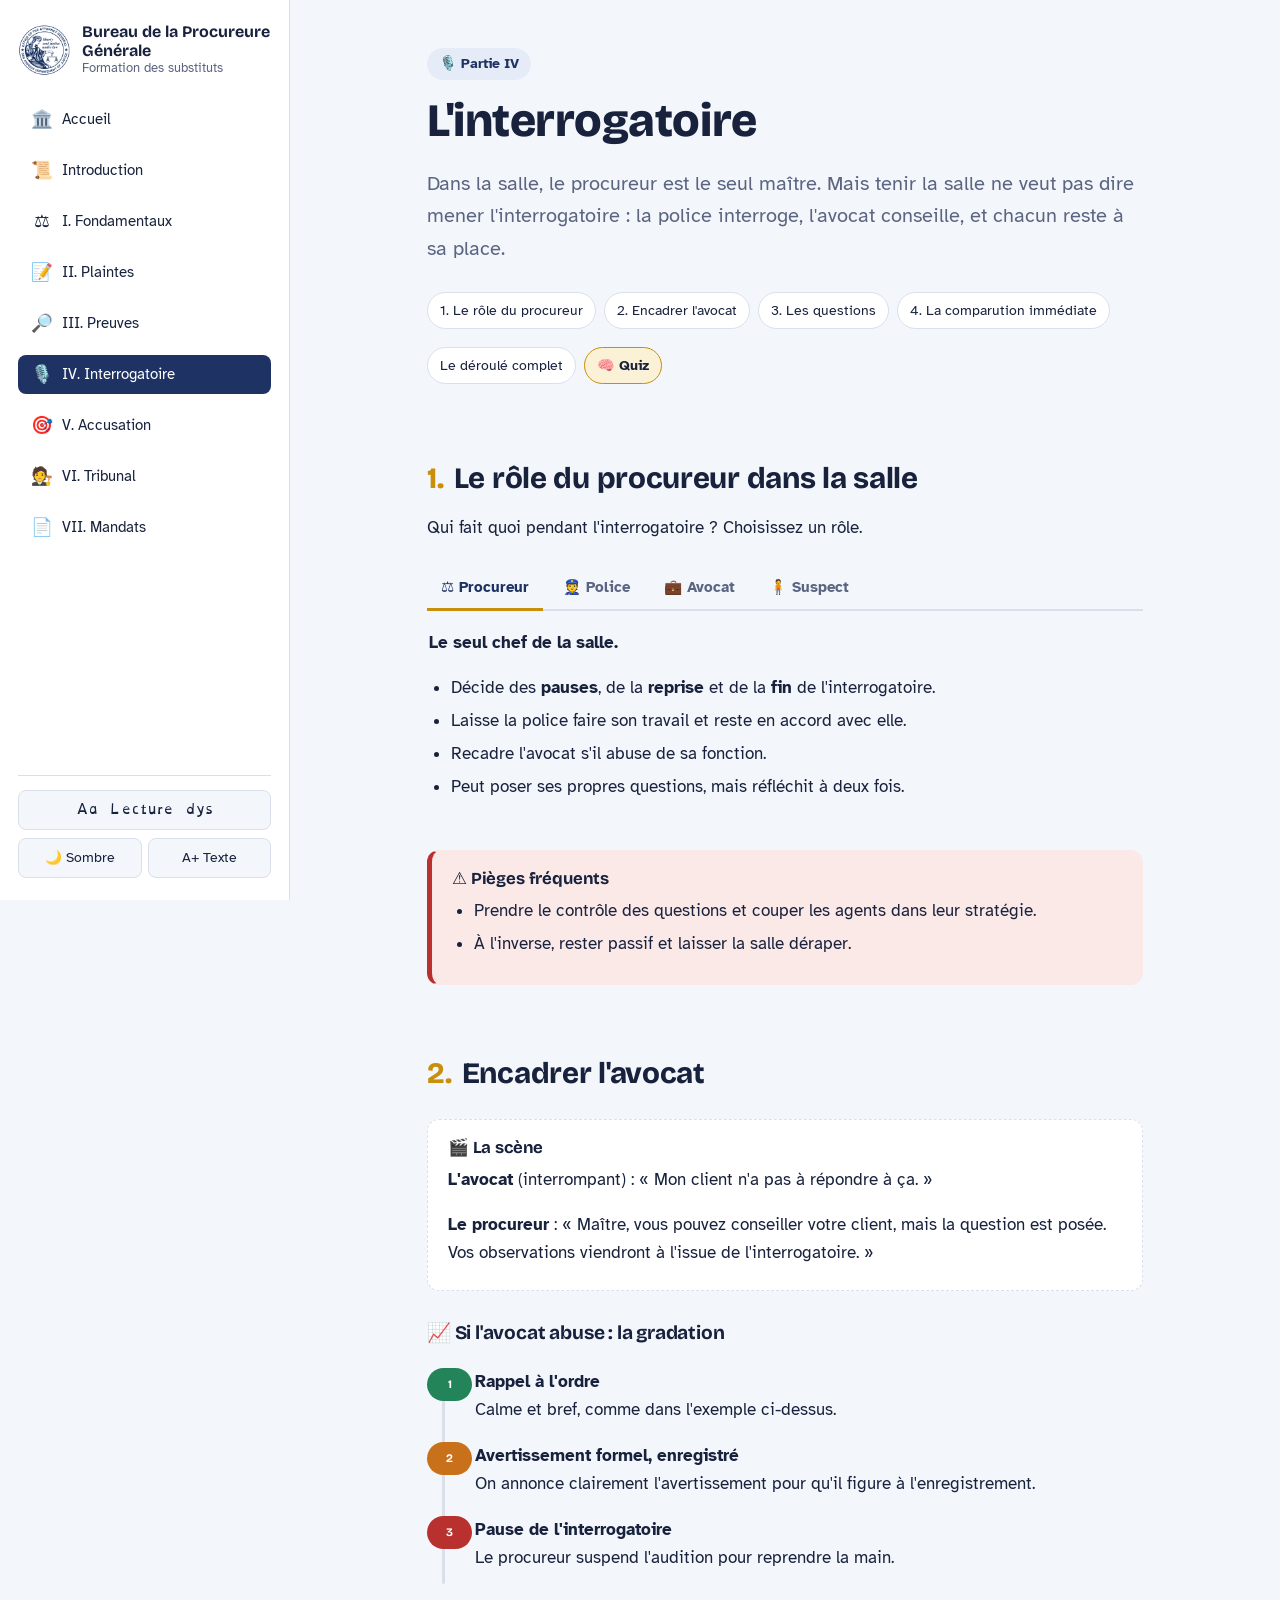
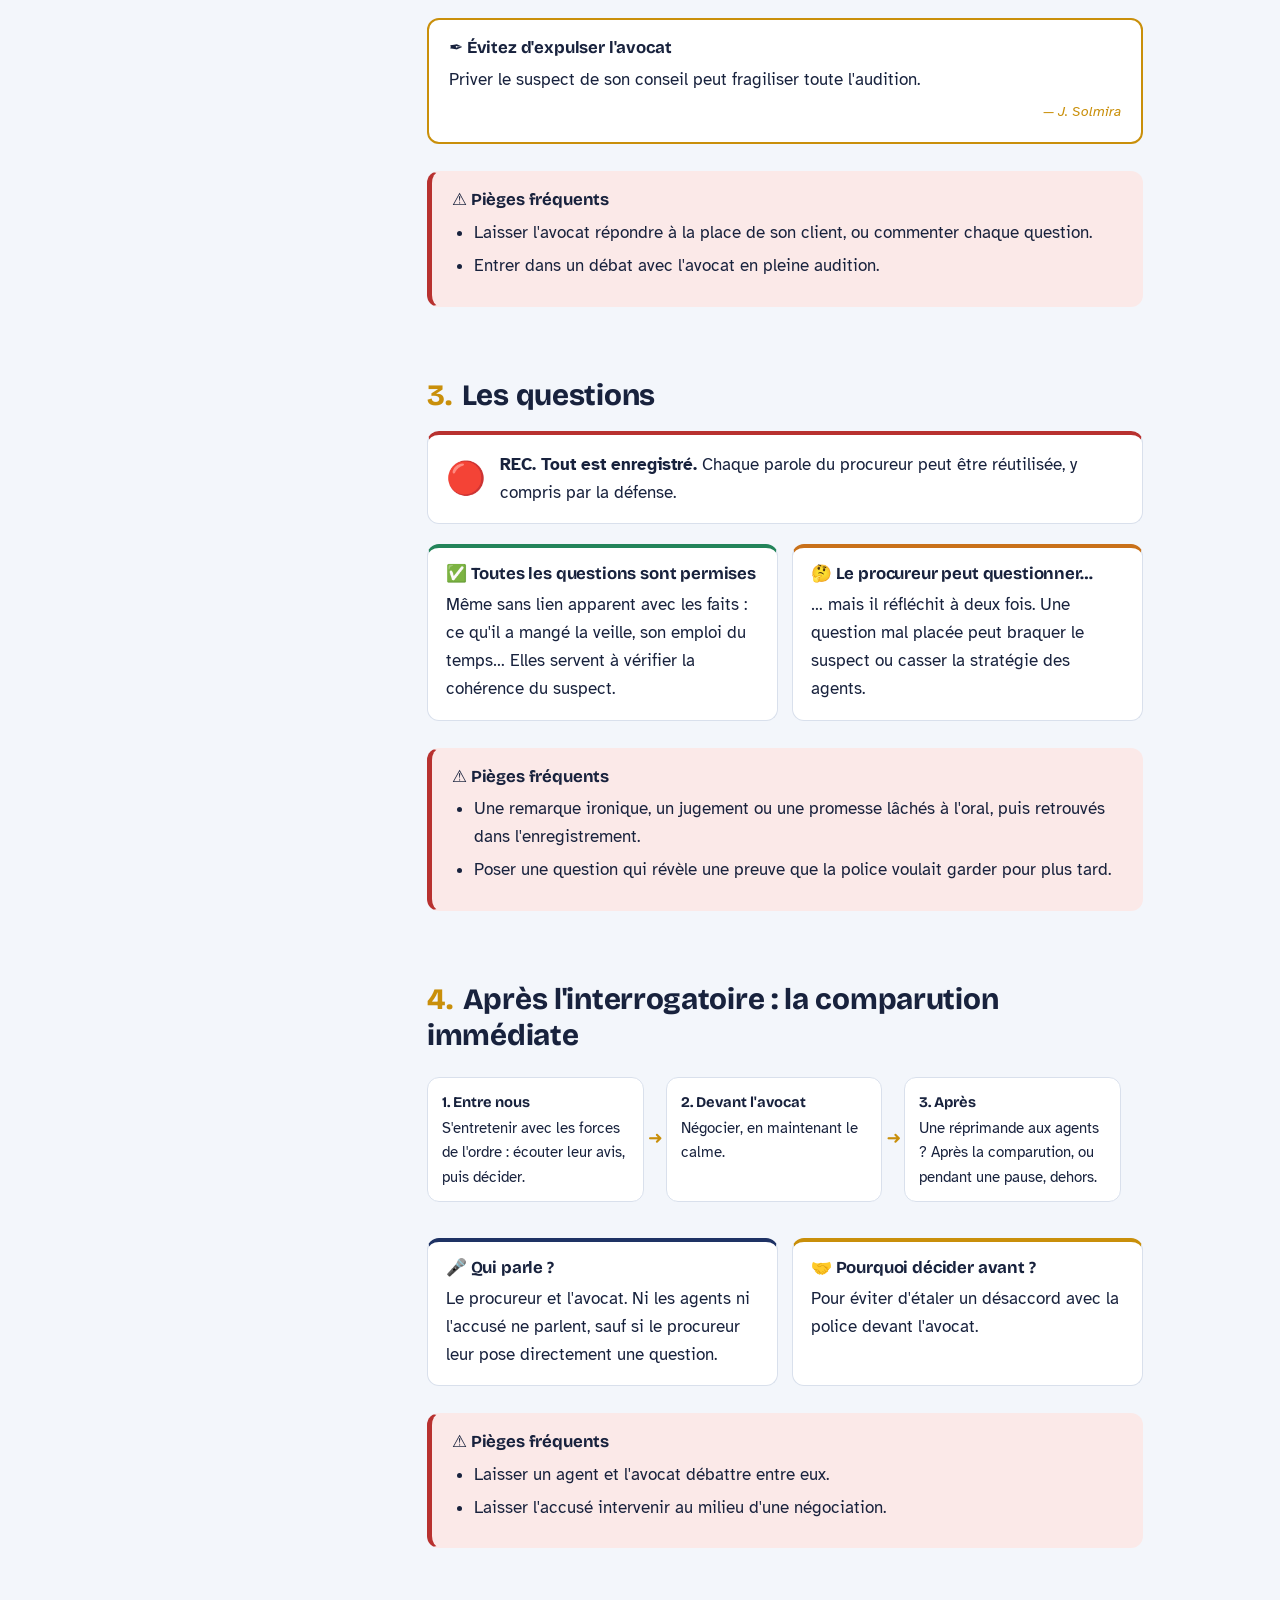
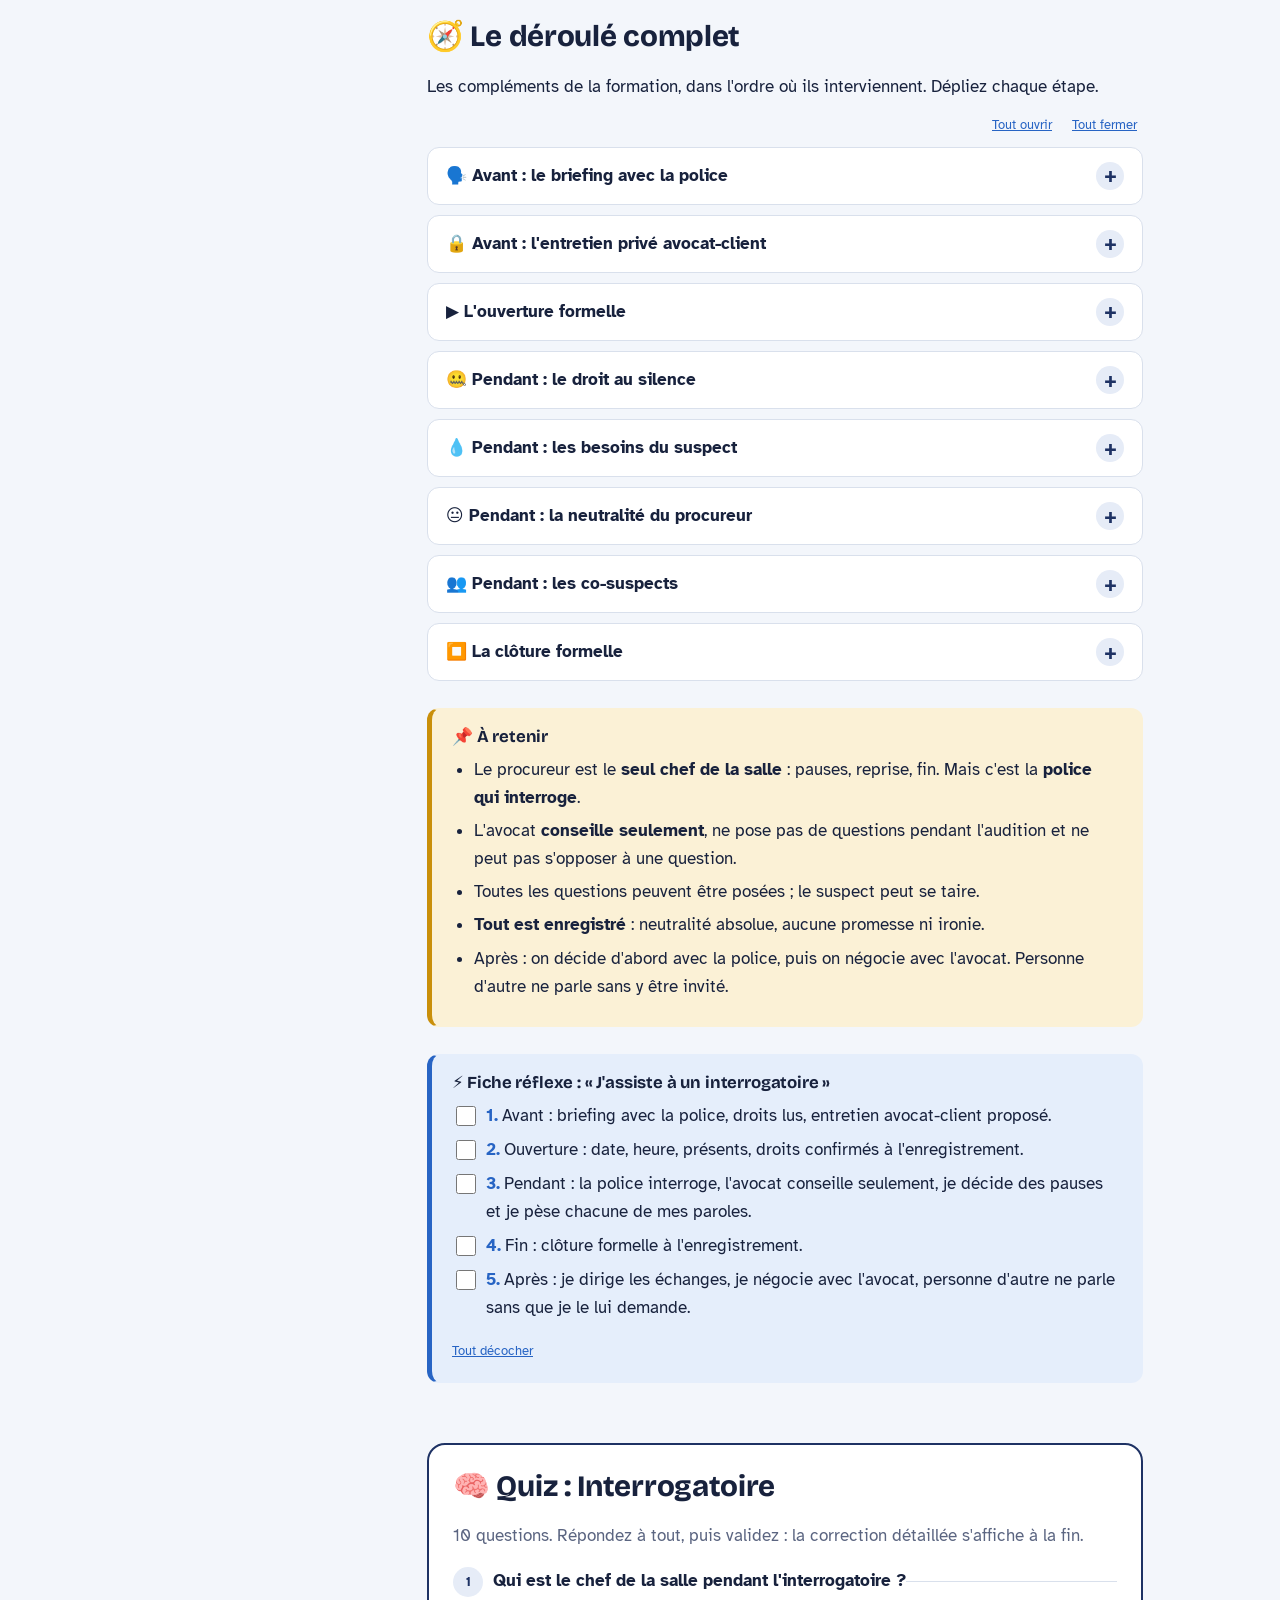
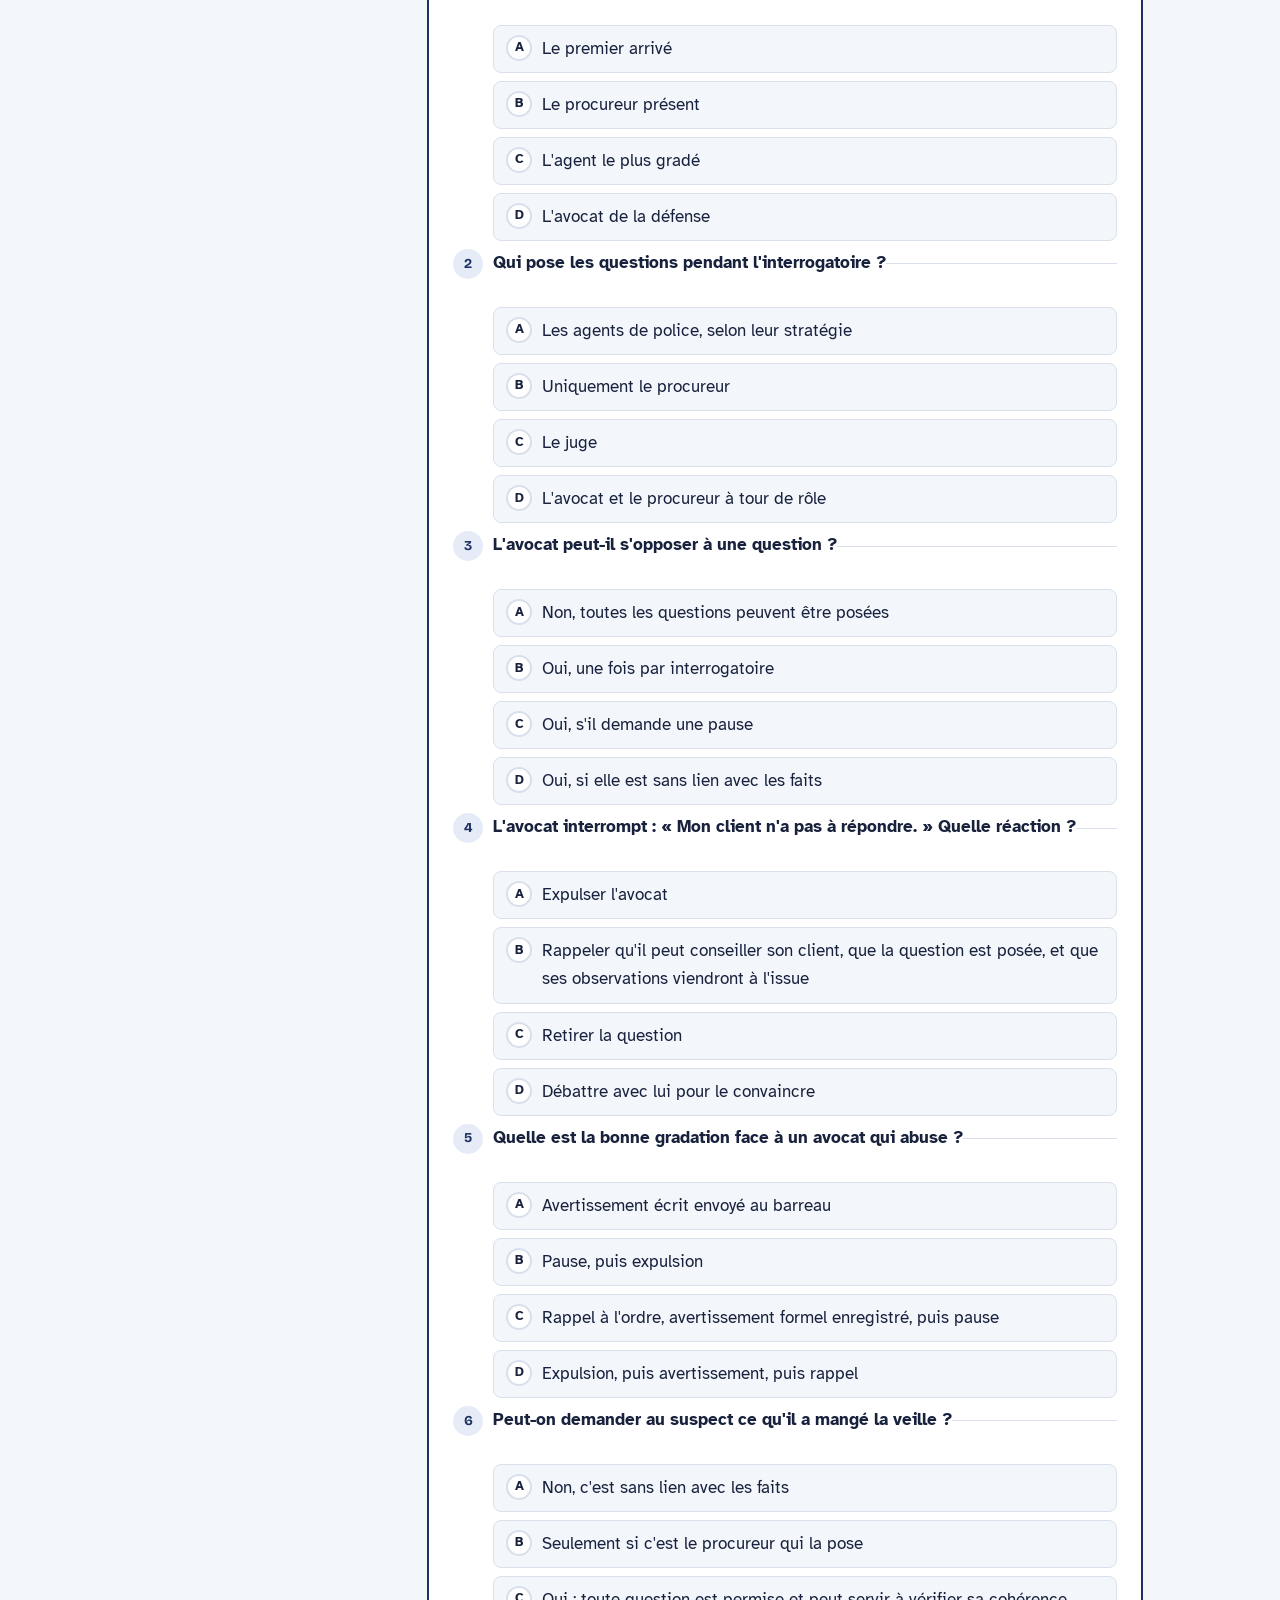
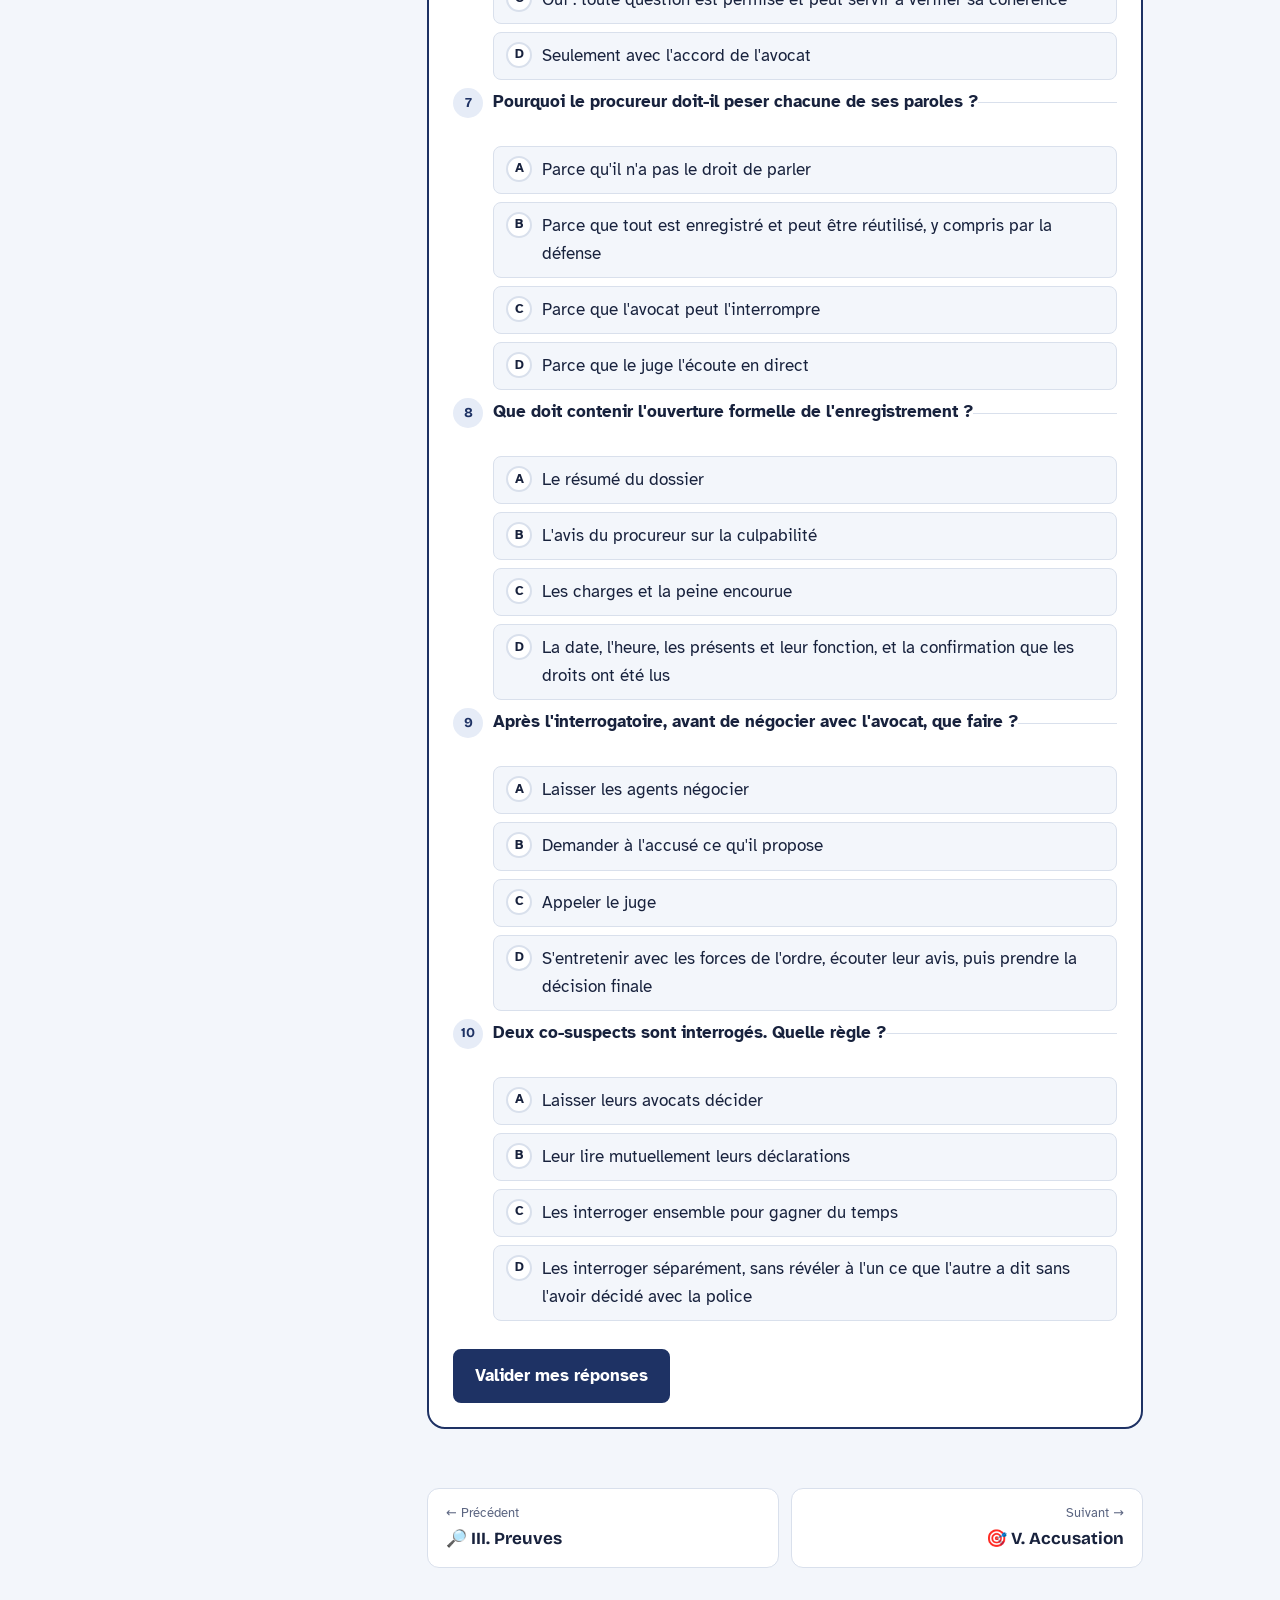
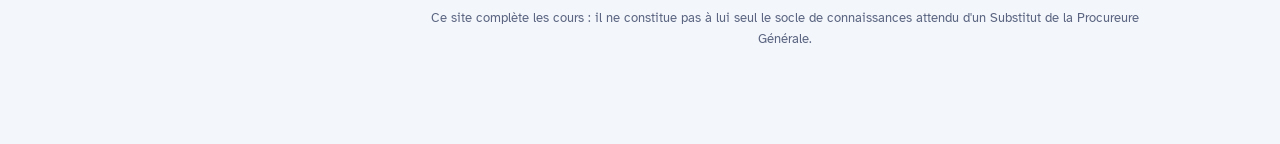
<file: interrogatoire.html>
<!doctype html>
<html lang="fr">
<head>
<meta charset="utf-8">
<meta name="viewport" content="width=device-width, initial-scale=1">
<title>IV. Interrogatoire · Formation du Bureau de la Procureure Générale</title>
<meta name="description" content="Le rôle du procureur en salle d'interrogatoire, l'encadrement de l'avocat, les questions et la comparution immédiate.">
<link rel="icon" href="assets/img/sceau-bleu.png">
<link rel="preconnect" href="https://fonts.googleapis.com">
<link rel="preconnect" href="https://fonts.gstatic.com" crossorigin>
<link href="https://fonts.googleapis.com/css2?family=Atkinson+Hyperlegible:ital,wght@0,400;0,700;1,400&family=Bricolage+Grotesque:opsz,wght@12..96,600;12..96,700;12..96,800&display=swap" rel="stylesheet">
<link rel="stylesheet" href="css/style.css">
<script>try{var d=document.documentElement;if(localStorage.getItem('bpg-dys')==='1')d.classList.add('dys');var t=localStorage.getItem('bpg-theme');if(t)d.setAttribute('data-theme',t);else if(matchMedia('(prefers-color-scheme: dark)').matches)d.setAttribute('data-theme','dark');var s=localStorage.getItem('bpg-size');if(s)d.setAttribute('data-size',s);}catch(e){}</script>
</head>
<body data-page="interro">
<main id="main"><div class="content">
<header class="page-head">
  <span class="part-tag">🎙️ Partie IV</span>
  <h1>L'interrogatoire</h1>
  <p class="lede">Dans la salle, le procureur est le seul maître. Mais tenir la salle ne veut pas dire mener l'interrogatoire : la police interroge, l'avocat conseille, et chacun reste à sa place.</p>
  <ul class="toc">
    <li><a href="#role">1. Le rôle du procureur</a></li>
    <li><a href="#avocat">2. Encadrer l'avocat</a></li>
    <li><a href="#questions">3. Les questions</a></li>
    <li><a href="#apres">4. La comparution immédiate</a></li>
    <li><a href="#deroule">Le déroulé complet</a></li>
    <li><a href="#quiz" class="quiz-link">🧠 Quiz</a></li>
  </ul>
</header>

<section id="role">
  <h2><span class="section-num">1.</span>Le rôle du procureur dans la salle</h2>
  <p>Qui fait quoi pendant l'interrogatoire ? Choisissez un rôle.</p>
  <div class="tabs">
    <div class="tablist"><button type="button">⚖️ Procureur</button><button type="button">👮 Police</button><button type="button">💼 Avocat</button><button type="button">🧍 Suspect</button></div>
    <div class="tabpanel">
      <p><strong>Le seul chef de la salle.</strong></p>
      <ul>
        <li>Décide des <strong>pauses</strong>, de la <strong>reprise</strong> et de la <strong>fin</strong> de l'interrogatoire.</li>
        <li>Laisse la police faire son travail et reste en accord avec elle.</li>
        <li>Recadre l'avocat s'il abuse de sa fonction.</li>
        <li>Peut poser ses propres questions, mais réfléchit à deux fois.</li>
      </ul>
    </div>
    <div class="tabpanel">
      <p><strong>Mène l'interrogatoire.</strong></p>
      <ul>
        <li>Pose les questions, selon sa stratégie.</li>
        <li>Son objectif : obtenir des informations.</li>
      </ul>
    </div>
    <div class="tabpanel">
      <p><strong>Conseille son client, et c'est tout.</strong></p>
      <ul>
        <li>Ne parle que pour conseiller son client.</li>
        <li>Ne pose pas de questions pendant l'interrogatoire. Il peut le faire à l'issue, uniquement au procureur, sauf pour les délits mineurs et majeurs.</li>
        <li>Ne peut pas s'opposer à une question : toutes peuvent être posées.</li>
      </ul>
    </div>
    <div class="tabpanel">
      <p><strong>Répond, ou se tait.</strong></p>
      <ul>
        <li>Toutes les questions peuvent lui être posées, mais il n'est pas obligé d'y répondre (droit au silence).</li>
        <li>On note ses refus, sans insister au point d'en faire une pression.</li>
      </ul>
    </div>
  </div>
  <div class="box piege">
    <h4>⚠️ Pièges fréquents</h4>
    <ul>
      <li>Prendre le contrôle des questions et couper les agents dans leur stratégie.</li>
      <li>À l'inverse, rester passif et laisser la salle déraper.</li>
    </ul>
  </div>
</section>

<section id="avocat">
  <h2><span class="section-num">2.</span>Encadrer l'avocat</h2>
  <div class="box exemple">
    <h4>🎬 La scène</h4>
    <p><strong>L'avocat</strong> (interrompant) : « Mon client n'a pas à répondre à ça. »</p>
    <p><strong>Le procureur</strong> : « Maître, vous pouvez conseiller votre client, mais la question est posée. Vos observations viendront à l'issue de l'interrogatoire. »</p>
  </div>

  <h3>📈 Si l'avocat abuse : la gradation</h3>
  <ol class="timeline">
    <li data-t="1" class="ok"><b>Rappel à l'ordre</b>Calme et bref, comme dans l'exemple ci-dessus.</li>
    <li data-t="2" class="warn"><b>Avertissement formel, enregistré</b>On annonce clairement l'avertissement pour qu'il figure à l'enregistrement.</li>
    <li data-t="3" class="stop"><b>Pause de l'interrogatoire</b>Le procureur suspend l'audition pour reprendre la main.</li>
  </ol>
  <div class="box jolene">
    <h4>✒️ Évitez d'expulser l'avocat</h4>
    <p>Priver le suspect de son conseil peut fragiliser toute l'audition.</p>
  </div>
  <div class="box piege">
    <h4>⚠️ Pièges fréquents</h4>
    <ul>
      <li>Laisser l'avocat répondre à la place de son client, ou commenter chaque question.</li>
      <li>Entrer dans un débat avec l'avocat en pleine audition.</li>
    </ul>
  </div>
</section>

<section id="questions">
  <h2><span class="section-num">3.</span>Les questions</h2>
  <div class="card red" style="display:flex;gap:14px;align-items:center">
    <span style="font-size:2rem" aria-hidden="true">🔴</span>
    <p style="margin:0"><strong>REC. Tout est enregistré.</strong> Chaque parole du procureur peut être réutilisée, y compris par la défense.</p>
  </div>
  <div class="grid-2">
    <div class="card green"><h4>✅ Toutes les questions sont permises</h4><p>Même sans lien apparent avec les faits : ce qu'il a mangé la veille, son emploi du temps… Elles servent à vérifier la cohérence du suspect.</p></div>
    <div class="card orange"><h4>🤔 Le procureur peut questionner…</h4><p>… mais il réfléchit à deux fois. Une question mal placée peut braquer le suspect ou casser la stratégie des agents.</p></div>
  </div>
  <div class="box piege">
    <h4>⚠️ Pièges fréquents</h4>
    <ul>
      <li>Une remarque ironique, un jugement ou une promesse lâchés à l'oral, puis retrouvés dans l'enregistrement.</li>
      <li>Poser une question qui révèle une preuve que la police voulait garder pour plus tard.</li>
    </ul>
  </div>
</section>

<section id="apres">
  <h2><span class="section-num">4.</span>Après l'interrogatoire : la comparution immédiate</h2>
  <div class="flow">
    <div class="step"><b>1. Entre nous</b>S'entretenir avec les forces de l'ordre : écouter leur avis, puis décider.</div>
    <div class="step"><b>2. Devant l'avocat</b>Négocier, en maintenant le calme.</div>
    <div class="step"><b>3. Après</b>Une réprimande aux agents ? Après la comparution, ou pendant une pause, dehors.</div>
  </div>
  <div class="grid-2">
    <div class="card navy"><h4>🎤 Qui parle ?</h4><p>Le procureur et l'avocat. Ni les agents ni l'accusé ne parlent, sauf si le procureur leur pose directement une question.</p></div>
    <div class="card gold"><h4>🤝 Pourquoi décider avant ?</h4><p>Pour éviter d'étaler un désaccord avec la police devant l'avocat.</p></div>
  </div>
  <div class="box piege">
    <h4>⚠️ Pièges fréquents</h4>
    <ul>
      <li>Laisser un agent et l'avocat débattre entre eux.</li>
      <li>Laisser l'accusé intervenir au milieu d'une négociation.</li>
    </ul>
  </div>
</section>

<section id="deroule">
  <h2>🧭 Le déroulé complet</h2>
  <p>Les compléments de la formation, dans l'ordre où ils interviennent. Dépliez chaque étape.</p>
  <div class="fold-tools"><button type="button" data-fold-all="deroule-list" data-open="1">Tout ouvrir</button><button type="button" data-fold-all="deroule-list" data-open="0">Tout fermer</button></div>
  <div id="deroule-list">
    <details class="fold"><summary>🗣️ Avant : le briefing avec la police</summary><div class="inner"><p>Quelques minutes pour s'accorder sur l'objectif, les points à obtenir, qui pose quoi, et les preuves à ne pas révéler tout de suite. C'est ce qui rend possible l'accord procureur-police pendant l'audition.</p></div></details>
    <details class="fold"><summary>🔒 Avant : l'entretien privé avocat-client</summary><div class="inner"><p>Prévoir un échange confidentiel avant l'interrogatoire, ou pendant une pause si le client le demande. Cela réduit les interventions pendant l'audition et prive l'avocat d'un argument.</p></div></details>
    <details class="fold"><summary>▶️ L'ouverture formelle</summary><div class="inner"><p>Au début de l'enregistrement : la date, l'heure, les personnes présentes et leur fonction, et la vérification que les droits ont bien été lus. Cela protège la procédure si elle est contestée ensuite.</p></div></details>
    <details class="fold"><summary>🤐 Pendant : le droit au silence</summary><div class="inner"><p>Toutes les questions peuvent être posées, mais le suspect n'est pas obligé d'y répondre. On note ses refus sans insister au point d'en faire une pression.</p></div></details>
    <details class="fold"><summary>💧 Pendant : les besoins du suspect</summary><div class="inner"><p>Proposer de l'eau, des pauses, noter l'état apparent du suspect. Cela désamorce l'argument « mon client était épuisé ou sous pression ».</p></div></details>
    <details class="fold"><summary>😐 Pendant : la neutralité du procureur</summary><div class="inner"><p>Ne jamais donner son avis sur la culpabilité pendant l'enregistrement.</p></div></details>
    <details class="fold"><summary>👥 Pendant : les co-suspects</summary><div class="inner"><p>Les interroger séparément, et ne pas révéler à l'un ce que l'autre a dit sans l'avoir décidé avec la police.</p></div></details>
    <details class="fold"><summary>⏹️ La clôture formelle</summary><div class="inner"><p>Annoncer à l'enregistrement l'heure de fin et qui met fin à l'audition.</p></div></details>
  </div>
</section>

<aside class="box retenir">
  <h3>📌 À retenir</h3>
  <ul>
    <li>Le procureur est le <strong>seul chef de la salle</strong> : pauses, reprise, fin. Mais c'est la <strong>police qui interroge</strong>.</li>
    <li>L'avocat <strong>conseille seulement</strong>, ne pose pas de questions pendant l'audition et ne peut pas s'opposer à une question.</li>
    <li>Toutes les questions peuvent être posées ; le suspect peut se taire.</li>
    <li><strong>Tout est enregistré</strong> : neutralité absolue, aucune promesse ni ironie.</li>
    <li>Après : on décide d'abord avec la police, puis on négocie avec l'avocat. Personne d'autre ne parle sans y être invité.</li>
  </ul>
</aside>

<aside class="box reflexe">
  <h3>⚡ Fiche réflexe : « J'assiste à un interrogatoire »</h3>
  <ul class="checklist">
    <li><label><input type="checkbox"><span><span class="step">1.</span>Avant : briefing avec la police, droits lus, entretien avocat-client proposé.</span></label></li>
    <li><label><input type="checkbox"><span><span class="step">2.</span>Ouverture : date, heure, présents, droits confirmés à l'enregistrement.</span></label></li>
    <li><label><input type="checkbox"><span><span class="step">3.</span>Pendant : la police interroge, l'avocat conseille seulement, je décide des pauses et je pèse chacune de mes paroles.</span></label></li>
    <li><label><input type="checkbox"><span><span class="step">4.</span>Fin : clôture formelle à l'enregistrement.</span></label></li>
    <li><label><input type="checkbox"><span><span class="step">5.</span>Après : je dirige les échanges, je négocie avec l'avocat, personne d'autre ne parle sans que je le lui demande.</span></label></li>
  </ul>
</aside>

<section class="quiz" id="quiz" data-quiz="interro">
  <h2>🧠 Quiz : Interrogatoire</h2>
  <p class="quiz-intro">10 questions. Répondez à tout, puis validez : la correction détaillée s'affiche à la fin.</p>
  <script type="application/json">
  [
    {"q":"Qui est le chef de la salle pendant l'interrogatoire ?","o":["L'agent le plus gradé","Le procureur présent","L'avocat de la défense","Le premier arrivé"],"a":1,"e":"Le procureur présent est le seul chef de la salle : il décide des pauses, de la reprise et de la fin."},
    {"q":"Qui pose les questions pendant l'interrogatoire ?","o":["Les agents de police, selon leur stratégie","Uniquement le procureur","L'avocat et le procureur à tour de rôle","Le juge"],"a":0,"e":"Le procureur laisse la police faire son travail : ce sont les agents qui mènent l'interrogatoire."},
    {"q":"L'avocat peut-il s'opposer à une question ?","o":["Oui, si elle est sans lien avec les faits","Oui, une fois par interrogatoire","Oui, s'il demande une pause","Non, toutes les questions peuvent être posées"],"a":3,"e":"L'avocat ne peut pas s'opposer à une question. Il conseille son client, qui reste libre de ne pas répondre."},
    {"q":"L'avocat interrompt : « Mon client n'a pas à répondre. » Quelle réaction ?","o":["Expulser l'avocat","Débattre avec lui pour le convaincre","Rappeler qu'il peut conseiller son client, que la question est posée, et que ses observations viendront à l'issue","Retirer la question"],"a":2,"e":"On recadre calmement, sans débat en pleine audition, et on renvoie ses observations à l'issue de l'interrogatoire."},
    {"q":"Quelle est la bonne gradation face à un avocat qui abuse ?","o":["Expulsion, puis avertissement, puis rappel","Rappel à l'ordre, avertissement formel enregistré, puis pause","Pause, puis expulsion","Avertissement écrit envoyé au barreau"],"a":1,"e":"Rappel à l'ordre, avertissement formel enregistré, puis pause. On évite d'expulser l'avocat, ce qui fragiliserait l'audition."},
    {"q":"Peut-on demander au suspect ce qu'il a mangé la veille ?","o":["Oui : toute question est permise et peut servir à vérifier sa cohérence","Non, c'est sans lien avec les faits","Seulement avec l'accord de l'avocat","Seulement si c'est le procureur qui la pose"],"a":0,"e":"Toutes les questions peuvent être posées, même sans lien apparent avec les faits."},
    {"q":"Pourquoi le procureur doit-il peser chacune de ses paroles ?","o":["Parce que le juge l'écoute en direct","Parce qu'il n'a pas le droit de parler","Parce que l'avocat peut l'interrompre","Parce que tout est enregistré et peut être réutilisé, y compris par la défense"],"a":3,"e":"Une remarque ironique, un jugement ou une promesse peut être retrouvé dans l'enregistrement."},
    {"q":"Que doit contenir l'ouverture formelle de l'enregistrement ?","o":["Le résumé du dossier","Les charges et la peine encourue","La date, l'heure, les présents et leur fonction, et la confirmation que les droits ont été lus","L'avis du procureur sur la culpabilité"],"a":2,"e":"L'ouverture formelle protège la procédure si elle est contestée."},
    {"q":"Après l'interrogatoire, avant de négocier avec l'avocat, que faire ?","o":["S'entretenir avec les forces de l'ordre, écouter leur avis, puis prendre la décision finale","Demander à l'accusé ce qu'il propose","Laisser les agents négocier","Appeler le juge"],"a":0,"e":"On décide d'abord avec la police pour éviter d'étaler un désaccord devant l'avocat."},
    {"q":"Deux co-suspects sont interrogés. Quelle règle ?","o":["Les interroger ensemble pour gagner du temps","Les interroger séparément, sans révéler à l'un ce que l'autre a dit sans l'avoir décidé avec la police","Leur lire mutuellement leurs déclarations","Laisser leurs avocats décider"],"a":1,"e":"Interrogatoires séparés, et aucune révélation croisée sans décision commune avec la police."}
  ]
  </script>
</section>

</div></main>
<script src="js/main.js"></script>
</body>
</html>
</file>
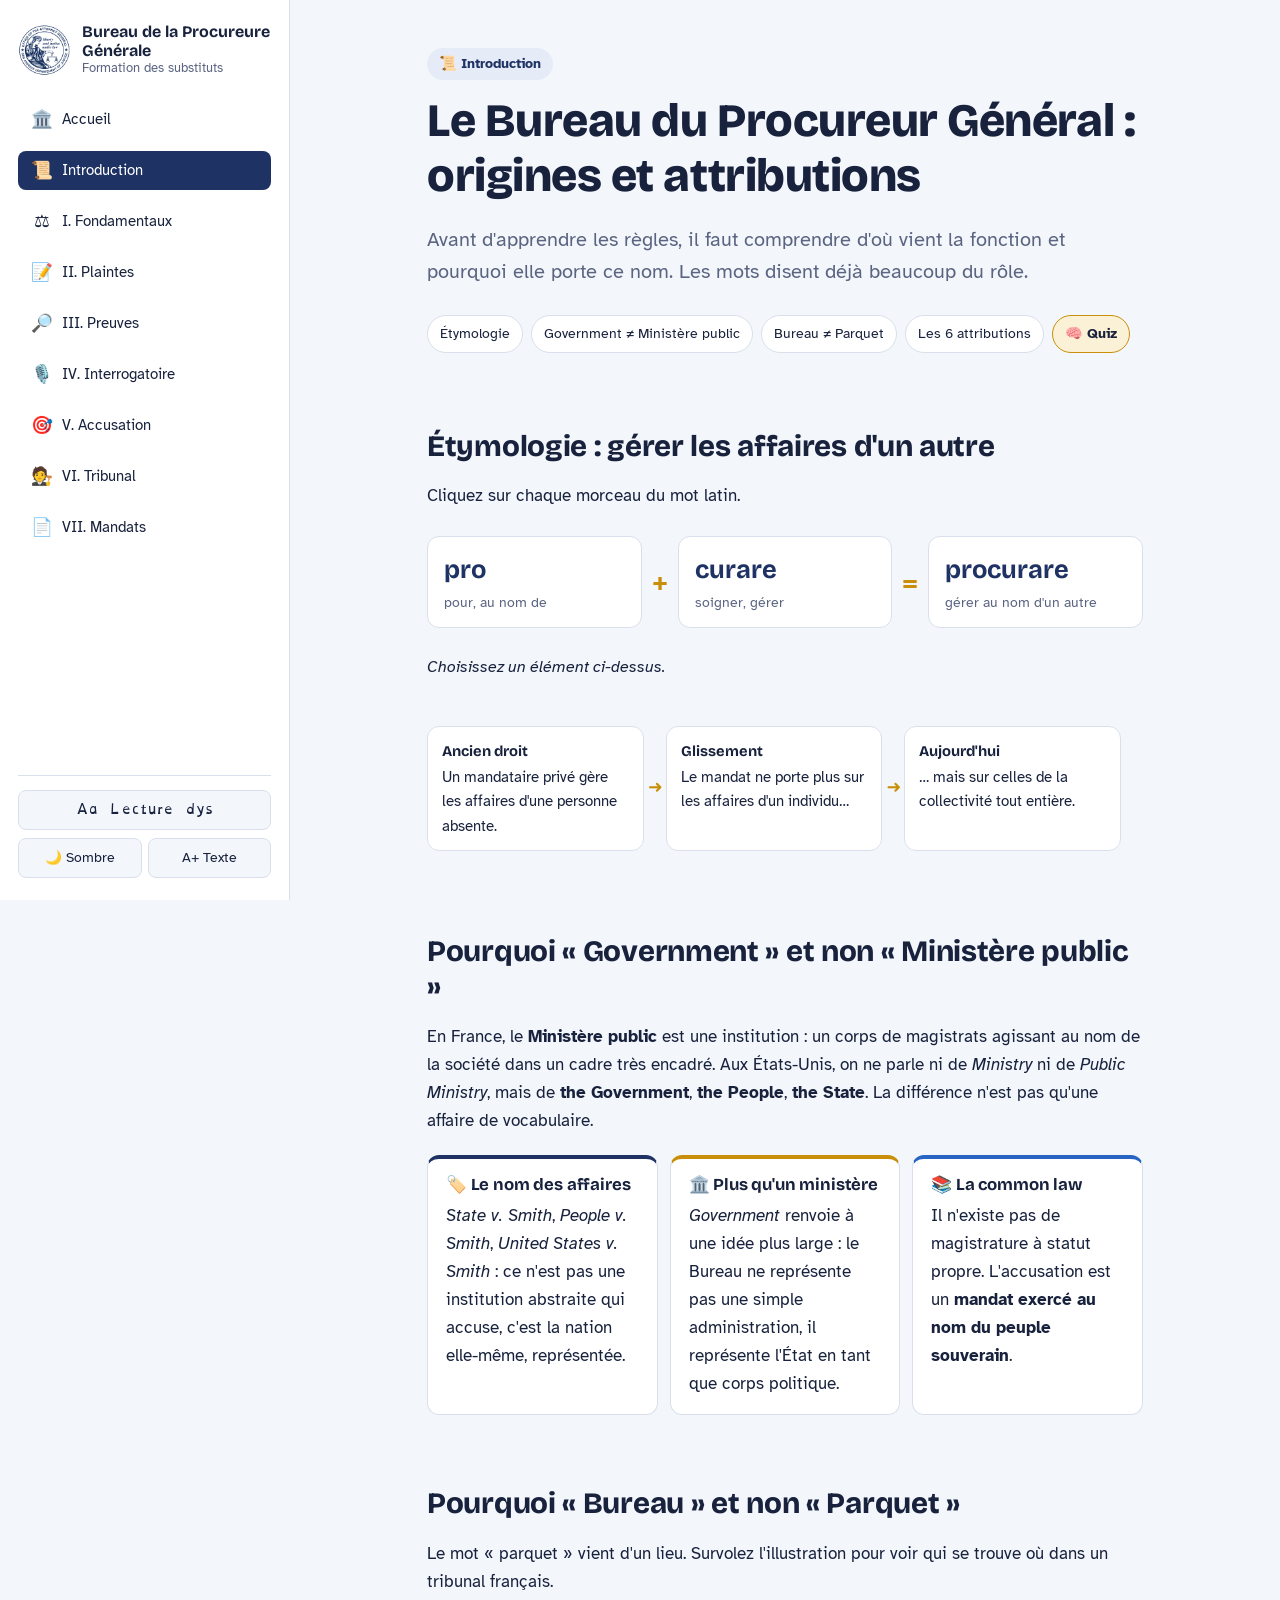
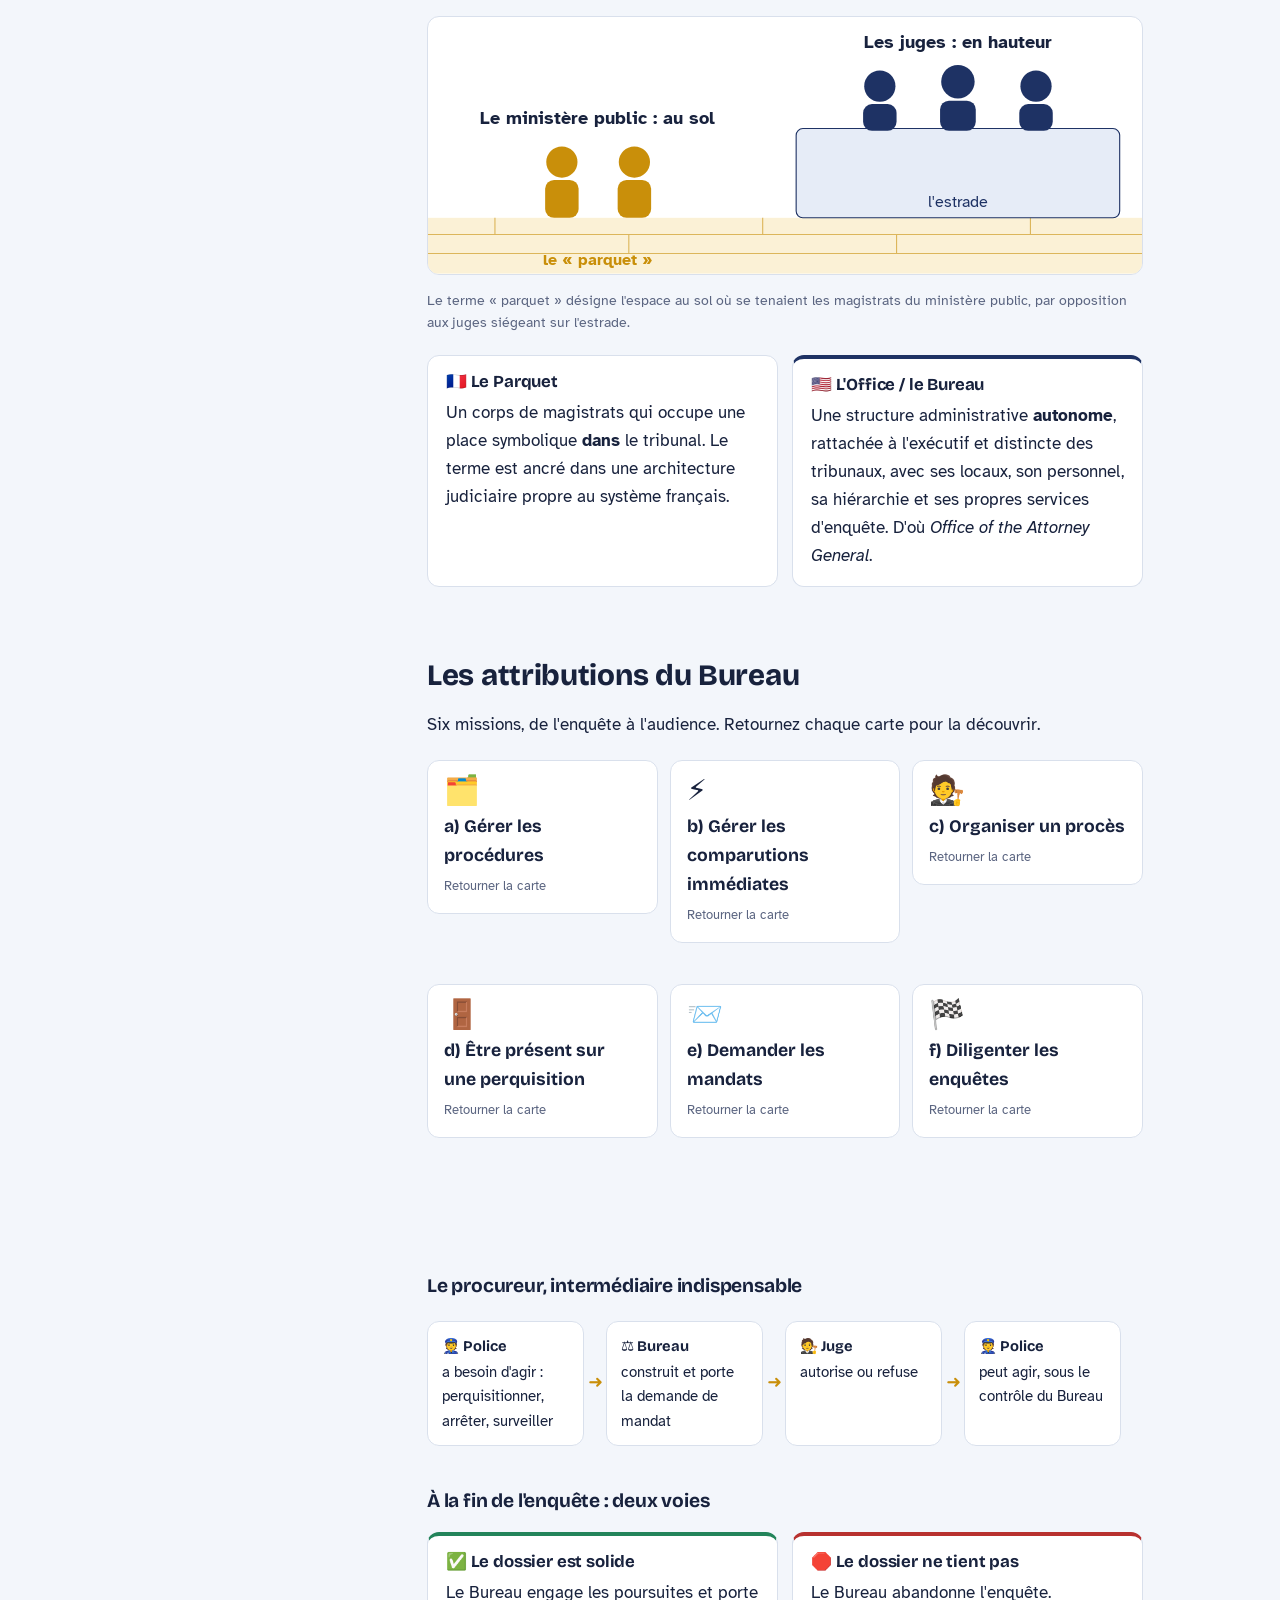
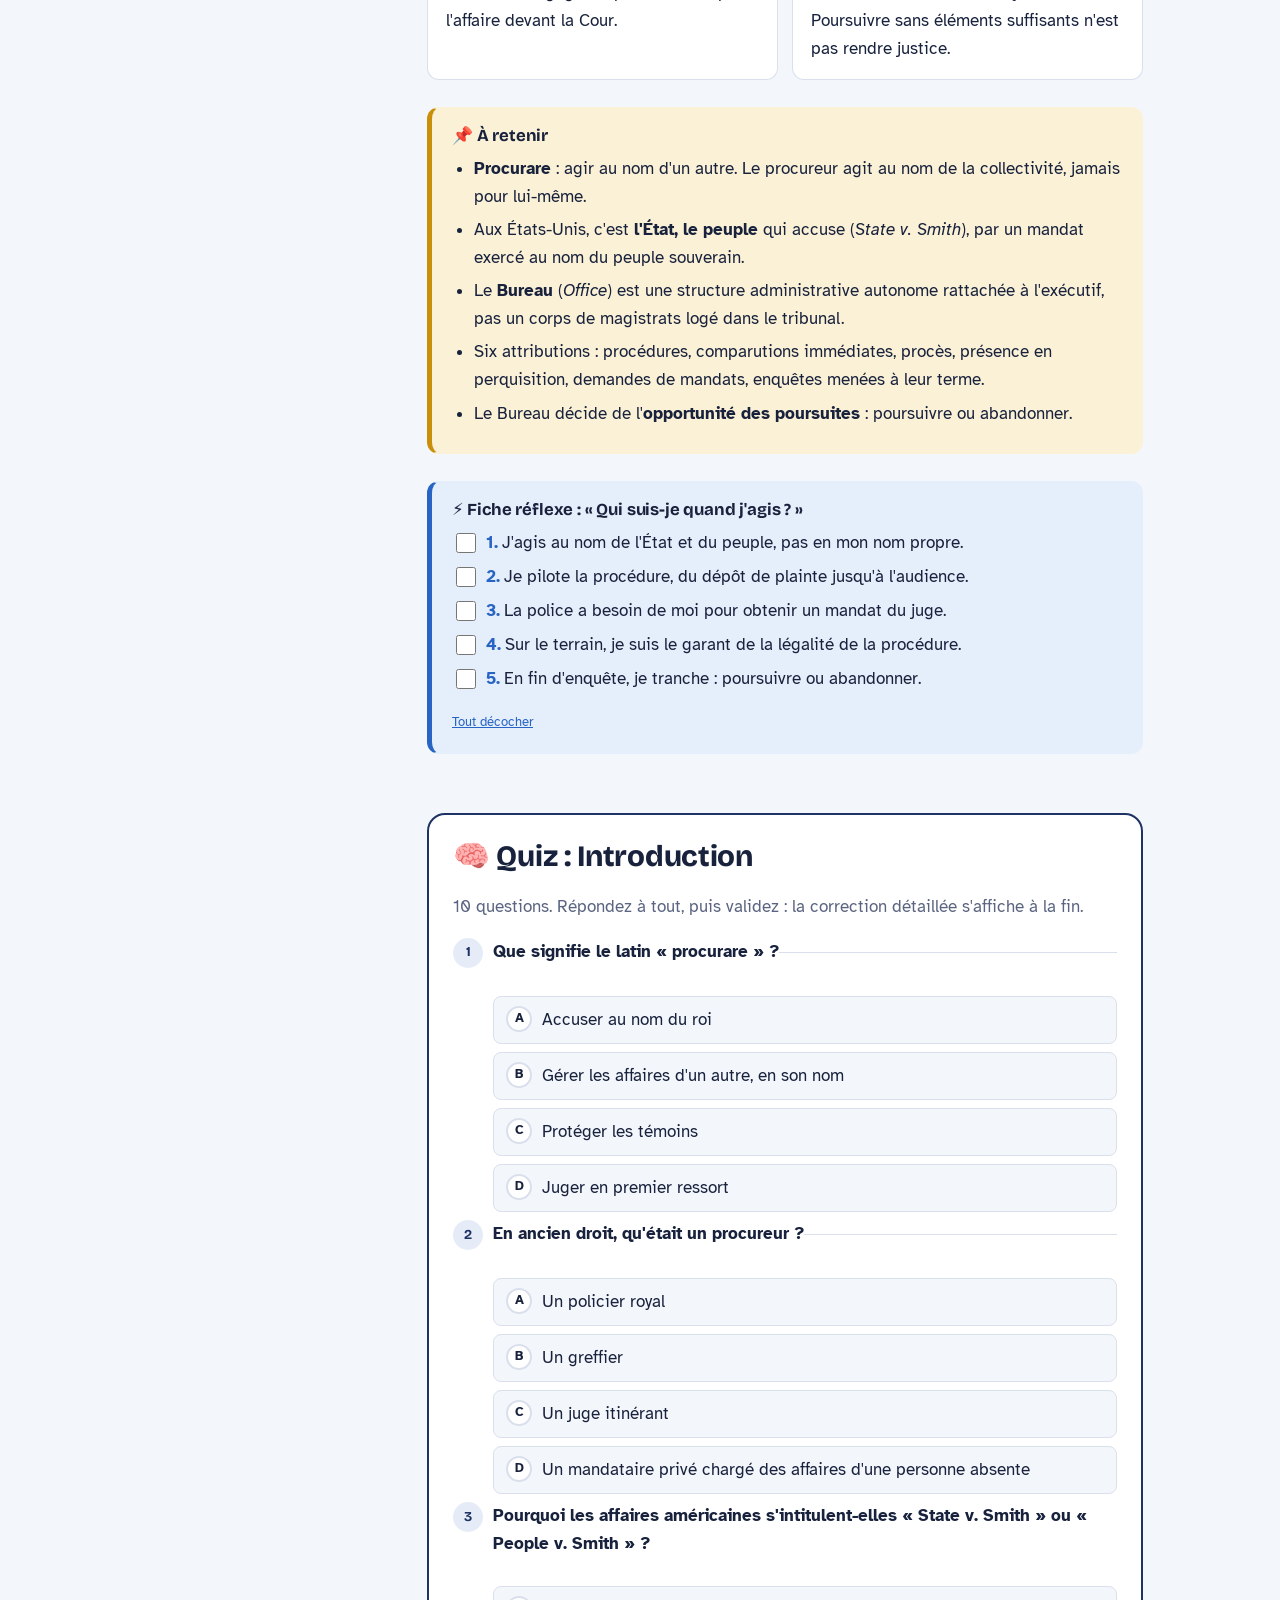
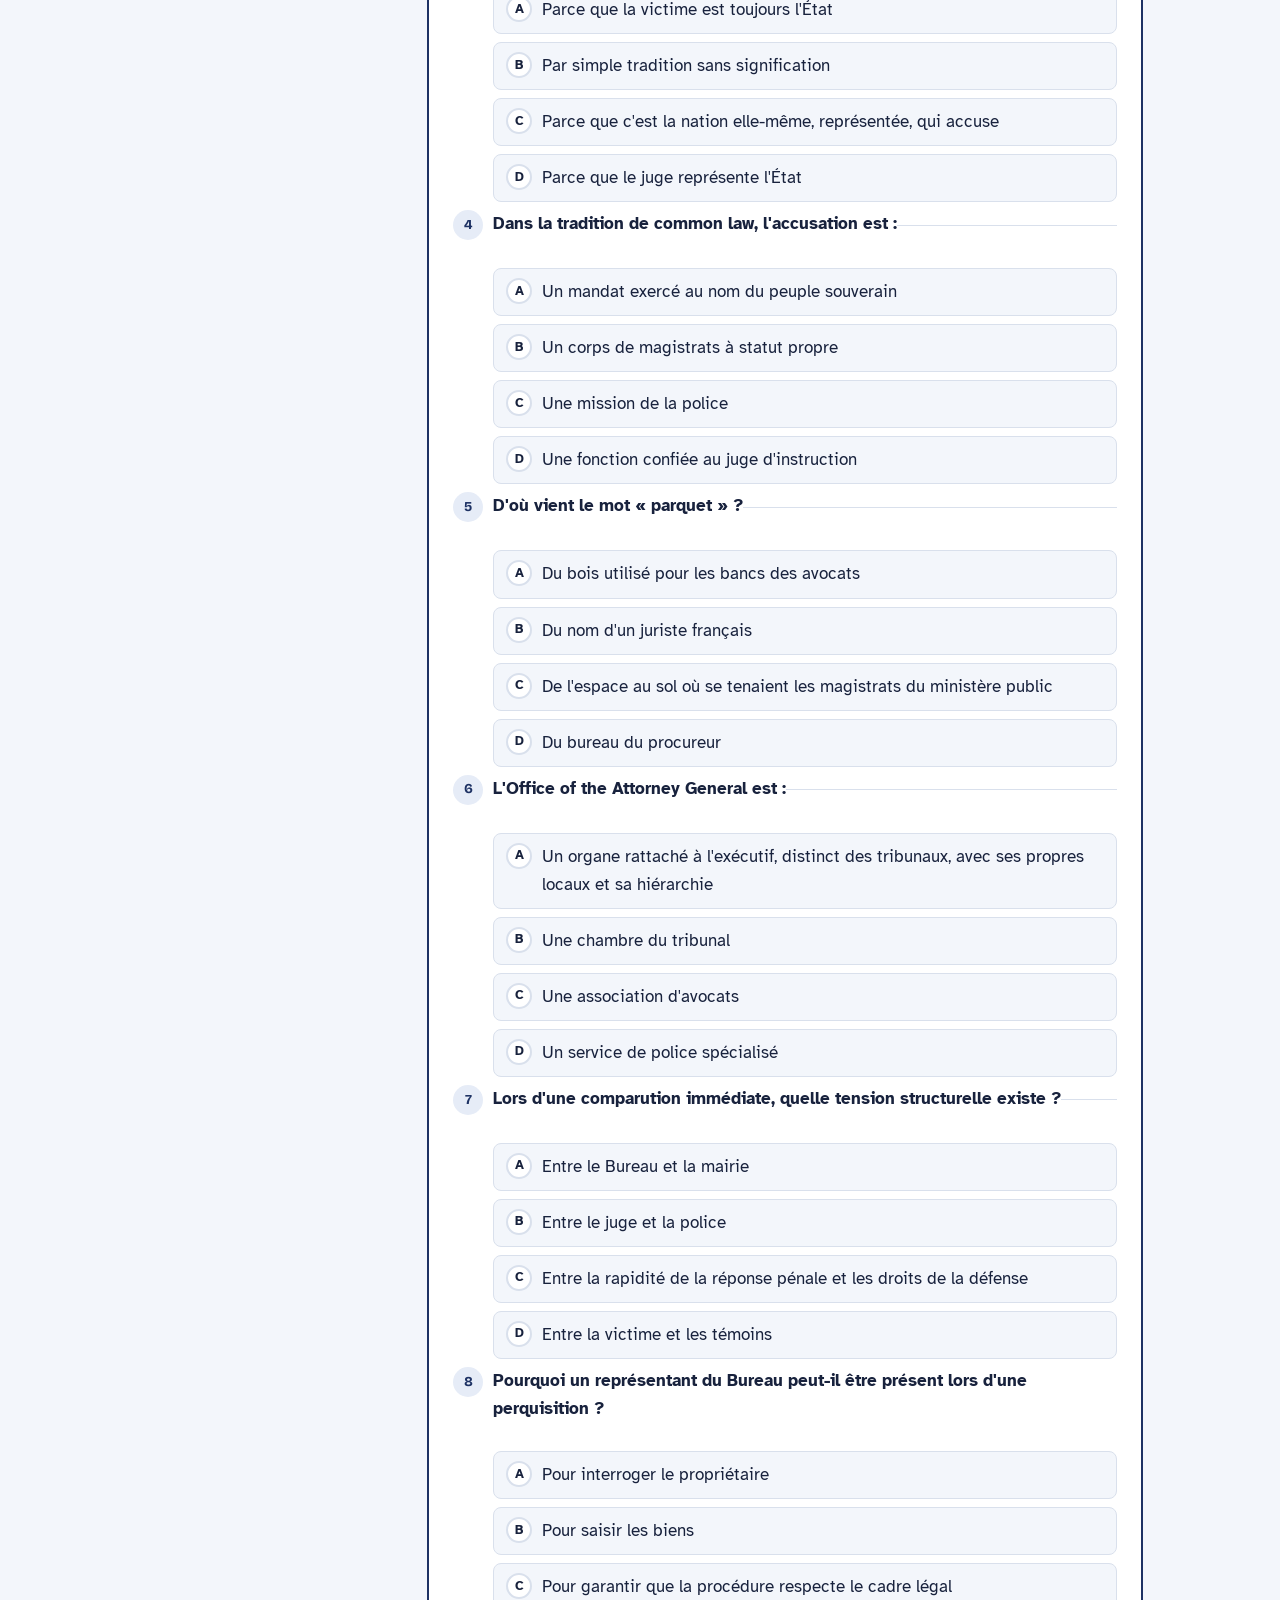
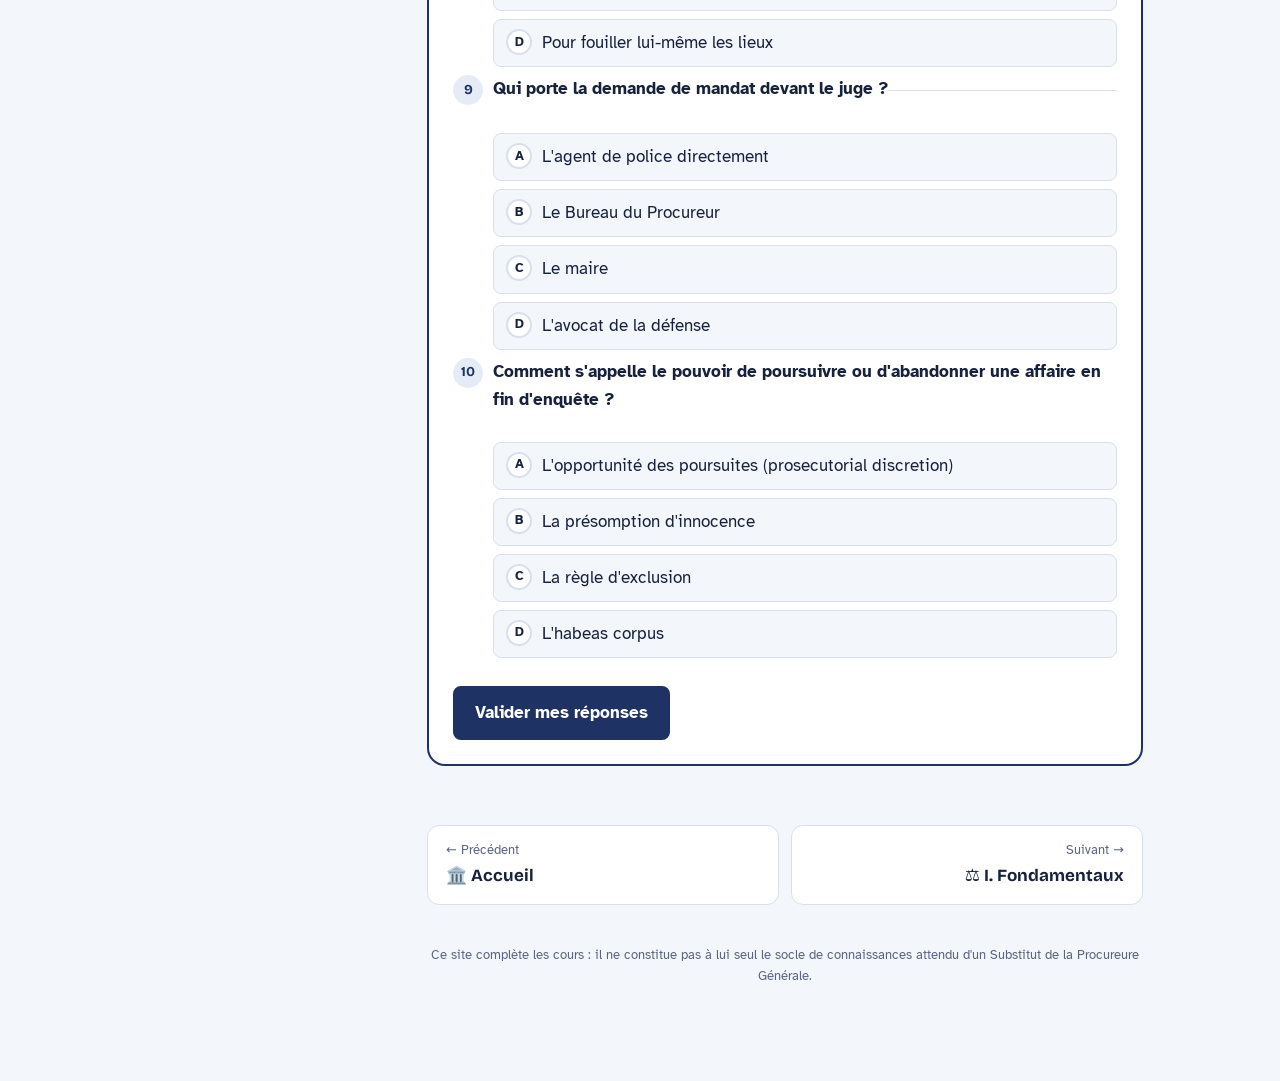
<file: introduction.html>
<!doctype html>
<html lang="fr">
<head>
<meta charset="utf-8">
<meta name="viewport" content="width=device-width, initial-scale=1">
<title>Introduction · Formation du Bureau de la Procureure Générale</title>
<meta name="description" content="Le Bureau du Procureur Général : étymologie, vocabulaire américain et attributions.">
<link rel="icon" href="assets/img/sceau-bleu.png">
<link rel="preconnect" href="https://fonts.googleapis.com">
<link rel="preconnect" href="https://fonts.gstatic.com" crossorigin>
<link href="https://fonts.googleapis.com/css2?family=Atkinson+Hyperlegible:ital,wght@0,400;0,700;1,400&family=Bricolage+Grotesque:opsz,wght@12..96,600;12..96,700;12..96,800&display=swap" rel="stylesheet">
<link rel="stylesheet" href="css/style.css">
<script>try{var d=document.documentElement;if(localStorage.getItem('bpg-dys')==='1')d.classList.add('dys');var t=localStorage.getItem('bpg-theme');if(t)d.setAttribute('data-theme',t);else if(matchMedia('(prefers-color-scheme: dark)').matches)d.setAttribute('data-theme','dark');var s=localStorage.getItem('bpg-size');if(s)d.setAttribute('data-size',s);}catch(e){}</script>
</head>
<body data-page="intro">
<main id="main"><div class="content">
<header class="page-head">
  <span class="part-tag">📜 Introduction</span>
  <h1>Le Bureau du Procureur Général : origines et attributions</h1>
  <p class="lede">Avant d'apprendre les règles, il faut comprendre d'où vient la fonction et pourquoi elle porte ce nom. Les mots disent déjà beaucoup du rôle.</p>
  <ul class="toc">
    <li><a href="#etymologie">Étymologie</a></li>
    <li><a href="#government">Government ≠ Ministère public</a></li>
    <li><a href="#bureau">Bureau ≠ Parquet</a></li>
    <li><a href="#attributions">Les 6 attributions</a></li>
    <li><a href="#quiz" class="quiz-link">🧠 Quiz</a></li>
  </ul>
</header>

<section id="etymologie">
  <h2>Étymologie : gérer les affaires d'un autre</h2>
  <p>Cliquez sur chaque morceau du mot latin.</p>
  <div class="etym" data-out="etym-out">
    <button type="button" data-say="<strong>pro</strong> : « pour », « au nom de ». Le procureur n'agit jamais pour lui-même."><b>pro</b><span>pour, au nom de</span></button>
    <span class="plus" aria-hidden="true">+</span>
    <button type="button" data-say="<strong>curare</strong> : « soigner », « prendre soin de », « gérer ». On retrouve la même racine dans <em>curé</em> ou <em>curateur</em>."><b>curare</b><span>soigner, gérer</span></button>
    <span class="plus" aria-hidden="true">=</span>
    <button type="button" data-say="<strong>procurare</strong> : gérer les affaires d'un autre, en son nom. Le procureur est, à l'origine, un <strong>mandataire</strong>."><b>procurare</b><span>gérer au nom d'un autre</span></button>
  </div>
  <p class="etym-out" id="etym-out" aria-live="polite"><em>Choisissez un élément ci-dessus.</em></p>

  <div class="flow">
    <div class="step"><b>Ancien droit</b>Un mandataire privé gère les affaires d'une personne absente.</div>
    <div class="step"><b>Glissement</b>Le mandat ne porte plus sur les affaires d'un individu…</div>
    <div class="step"><b>Aujourd'hui</b>… mais sur celles de la collectivité tout entière.</div>
  </div>
</section>

<section id="government">
  <h2>Pourquoi « Government » et non « Ministère public »</h2>
  <p>En France, le <strong>Ministère public</strong> est une institution : un corps de magistrats agissant au nom de la société dans un cadre très encadré. Aux États-Unis, on ne parle ni de <em>Ministry</em> ni de <em>Public Ministry</em>, mais de <strong>the Government</strong>, <strong>the People</strong>, <strong>the State</strong>. La différence n'est pas qu'une affaire de vocabulaire.</p>

  <div class="grid-3">
    <div class="card navy"><h4>🏷️ Le nom des affaires</h4><p><em>State v. Smith</em>, <em>People v. Smith</em>, <em>United States v. Smith</em> : ce n'est pas une institution abstraite qui accuse, c'est la nation elle-même, représentée.</p></div>
    <div class="card gold"><h4>🏛️ Plus qu'un ministère</h4><p><em>Government</em> renvoie à une idée plus large : le Bureau ne représente pas une simple administration, il représente l'État en tant que corps politique.</p></div>
    <div class="card blue"><h4>📚 La common law</h4><p>Il n'existe pas de magistrature à statut propre. L'accusation est un <strong>mandat exercé au nom du peuple souverain</strong>.</p></div>
  </div>
</section>

<section id="bureau">
  <h2>Pourquoi « Bureau » et non « Parquet »</h2>
  <p>Le mot « parquet » vient d'un lieu. Survolez l'illustration pour voir qui se trouve où dans un tribunal français.</p>

  <figure style="margin:1.2em 0">
    <svg viewBox="0 0 640 230" role="img" aria-labelledby="svg-parquet-t" style="width:100%;height:auto;background:var(--card);border:1px solid var(--line);border-radius:12px">
      <title id="svg-parquet-t">Schéma d'une salle d'audience française : les juges siègent sur une estrade, les magistrats du ministère public se tiennent au niveau du sol, sur le parquet.</title>
      <rect x="0" y="180" width="640" height="50" fill="var(--gold-soft)"/>
      <g stroke="var(--gold)" stroke-width="1" opacity=".6">
        <line x1="0" y1="195" x2="640" y2="195"/><line x1="0" y1="212" x2="640" y2="212"/>
        <line x1="60" y1="180" x2="60" y2="195"/><line x1="180" y1="195" x2="180" y2="212"/><line x1="300" y1="180" x2="300" y2="195"/><line x1="420" y1="195" x2="420" y2="212"/><line x1="540" y1="180" x2="540" y2="195"/>
      </g>
      <rect x="330" y="100" width="290" height="80" rx="6" fill="var(--navy-soft)" stroke="var(--navy)"/>
      <text x="475" y="170" text-anchor="middle" font-size="14" fill="var(--navy)" font-family="inherit">l'estrade</text>
      <g fill="var(--navy)">
        <circle cx="405" cy="62" r="14"/><rect x="390" y="78" width="30" height="24" rx="8"/>
        <circle cx="475" cy="58" r="15"/><rect x="459" y="75" width="32" height="27" rx="8"/>
        <circle cx="545" cy="62" r="14"/><rect x="530" y="78" width="30" height="24" rx="8"/>
      </g>
      <text x="475" y="28" text-anchor="middle" font-size="16" font-weight="700" fill="var(--ink)" font-family="inherit">Les juges : en hauteur</text>
      <g fill="var(--gold)">
        <circle cx="120" cy="130" r="14"/><rect x="105" y="146" width="30" height="34" rx="8"/>
        <circle cx="185" cy="130" r="14"/><rect x="170" y="146" width="30" height="34" rx="8"/>
      </g>
      <text x="152" y="96" text-anchor="middle" font-size="16" font-weight="700" fill="var(--ink)" font-family="inherit">Le ministère public : au sol</text>
      <text x="152" y="222" text-anchor="middle" font-size="14" fill="var(--gold)" font-weight="700" font-family="inherit">le « parquet »</text>
    </svg>
    <figcaption class="zoom-cap">Le terme « parquet » désigne l'espace au sol où se tenaient les magistrats du ministère public, par opposition aux juges siégeant sur l'estrade.</figcaption>
  </figure>

  <div class="grid-2">
    <div class="card"><h4>🇫🇷 Le Parquet</h4><p>Un corps de magistrats qui occupe une place symbolique <strong>dans</strong> le tribunal. Le terme est ancré dans une architecture judiciaire propre au système français.</p></div>
    <div class="card navy"><h4>🇺🇸 L'Office / le Bureau</h4><p>Une structure administrative <strong>autonome</strong>, rattachée à l'exécutif et distincte des tribunaux, avec ses locaux, son personnel, sa hiérarchie et ses propres services d'enquête. D'où <em>Office of the Attorney General</em>.</p></div>
  </div>
</section>

<section id="attributions">
  <h2>Les attributions du Bureau</h2>
  <p>Six missions, de l'enquête à l'audience. Retournez chaque carte pour la découvrir.</p>
  <div class="flip-grid">
    <button class="flip" type="button"><span class="face front"><span class="big">🗂️</span><b>a) Gérer les procédures</b><small>Retourner la carte</small></span><span class="face back">Le Bureau pilote tout le déroulement d'une affaire, du dépôt de plainte à l'audience : suivi des délais, choix entre procédure classique ou accélérée, coordination avec les services d'enquête.</span></button>
    <button class="flip" type="button"><span class="face front"><span class="big">⚡</span><b>b) Gérer les comparutions immédiates</b><small>Retourner la carte</small></span><span class="face back">Procédure accélérée : le Bureau qualifie les faits, décide de déférer le prévenu et porte les réquisitions. Tension permanente entre rapidité de la réponse pénale et droits de la défense.</span></button>
    <button class="flip" type="button"><span class="face front"><span class="big">🧑‍⚖️</span><b>c) Organiser un procès</b><small>Retourner la carte</small></span><span class="face back">Préparer le dossier d'accusation, présenter les preuves, convoquer les témoins, bâtir la stratégie : ordre de passage, anticipation du contre-interrogatoire, pièces à conviction.</span></button>
    <button class="flip" type="button"><span class="face front"><span class="big">🚪</span><b>d) Être présent sur une perquisition</b><small>Retourner la carte</small></span><span class="face back">Garantir que l'exécution du mandat respecte le cadre légal. Enjeu : une preuve obtenue en violation de la procédure peut être écartée (règle d'exclusion).</span></button>
    <button class="flip" type="button"><span class="face front"><span class="big">📨</span><b>e) Demander les mandats</b><small>Retourner la carte</small></span><span class="face back">La police ne peut ni perquisitionner, ni arrêter, ni surveiller à sa seule discrétion. Le Bureau porte la demande devant le juge : sans lui, les forces de l'ordre n'ont pas la capacité juridique d'agir.</span></button>
    <button class="flip" type="button"><span class="face front"><span class="big">🏁</span><b>f) Diligenter les enquêtes</b><small>Retourner la carte</small></span><span class="face back">Superviser l'enquête jusqu'au bout, puis trancher : dossier solide, on poursuit ; dossier fragile, on abandonne. C'est l'<strong>opportunité des poursuites</strong> (<em>prosecutorial discretion</em>).</span></button>
  </div>

  <h3>Le procureur, intermédiaire indispensable</h3>
  <div class="flow">
    <div class="step"><b>👮 Police</b>a besoin d'agir : perquisitionner, arrêter, surveiller</div>
    <div class="step"><b>⚖️ Bureau</b>construit et porte la demande de mandat</div>
    <div class="step"><b>🧑‍⚖️ Juge</b>autorise ou refuse</div>
    <div class="step"><b>👮 Police</b>peut agir, sous le contrôle du Bureau</div>
  </div>

  <h3>À la fin de l'enquête : deux voies</h3>
  <div class="grid-2">
    <div class="card green"><h4>✅ Le dossier est solide</h4><p>Le Bureau engage les poursuites et porte l'affaire devant la Cour.</p></div>
    <div class="card red"><h4>🛑 Le dossier ne tient pas</h4><p>Le Bureau abandonne l'enquête. Poursuivre sans éléments suffisants n'est pas rendre justice.</p></div>
  </div>
</section>

<aside class="box retenir">
  <h3>📌 À retenir</h3>
  <ul>
    <li><strong>Procurare</strong> : agir au nom d'un autre. Le procureur agit au nom de la collectivité, jamais pour lui-même.</li>
    <li>Aux États-Unis, c'est <strong>l'État, le peuple</strong> qui accuse (<em>State v. Smith</em>), par un mandat exercé au nom du peuple souverain.</li>
    <li>Le <strong>Bureau</strong> (<em>Office</em>) est une structure administrative autonome rattachée à l'exécutif, pas un corps de magistrats logé dans le tribunal.</li>
    <li>Six attributions : procédures, comparutions immédiates, procès, présence en perquisition, demandes de mandats, enquêtes menées à leur terme.</li>
    <li>Le Bureau décide de l'<strong>opportunité des poursuites</strong> : poursuivre ou abandonner.</li>
  </ul>
</aside>

<aside class="box reflexe">
  <h3>⚡ Fiche réflexe : « Qui suis-je quand j'agis ? »</h3>
  <ul class="checklist">
    <li><label><input type="checkbox"><span><span class="step">1.</span>J'agis au nom de l'État et du peuple, pas en mon nom propre.</span></label></li>
    <li><label><input type="checkbox"><span><span class="step">2.</span>Je pilote la procédure, du dépôt de plainte jusqu'à l'audience.</span></label></li>
    <li><label><input type="checkbox"><span><span class="step">3.</span>La police a besoin de moi pour obtenir un mandat du juge.</span></label></li>
    <li><label><input type="checkbox"><span><span class="step">4.</span>Sur le terrain, je suis le garant de la légalité de la procédure.</span></label></li>
    <li><label><input type="checkbox"><span><span class="step">5.</span>En fin d'enquête, je tranche : poursuivre ou abandonner.</span></label></li>
  </ul>
</aside>

<section class="quiz" id="quiz" data-quiz="intro">
  <h2>🧠 Quiz : Introduction</h2>
  <p class="quiz-intro">10 questions. Répondez à tout, puis validez : la correction détaillée s'affiche à la fin.</p>
  <script type="application/json">
  [
    {"q":"Que signifie le latin « procurare » ?","o":["Accuser au nom du roi","Gérer les affaires d'un autre, en son nom","Juger en premier ressort","Protéger les témoins"],"a":1,"e":"Pro (pour, au nom de) + curare (soigner, gérer) : le procureur gère les affaires d'un autre, en son nom."},
    {"q":"En ancien droit, qu'était un procureur ?","o":["Un juge itinérant","Un policier royal","Un mandataire privé chargé des affaires d'une personne absente","Un greffier"],"a":2,"e":"À l'origine, c'est un mandataire privé. Le sens glisse quand le mandat porte sur les affaires de toute la collectivité."},
    {"q":"Pourquoi les affaires américaines s'intitulent-elles « State v. Smith » ou « People v. Smith » ?","o":["Parce que c'est la nation elle-même, représentée, qui accuse","Parce que le juge représente l'État","Parce que la victime est toujours l'État","Par simple tradition sans signification"],"a":0,"e":"Ce n'est pas une institution abstraite qui accuse : c'est la nation, le peuple, représenté par le Bureau."},
    {"q":"Dans la tradition de common law, l'accusation est :","o":["Un corps de magistrats à statut propre","Une fonction confiée au juge d'instruction","Une mission de la police","Un mandat exercé au nom du peuple souverain"],"a":3,"e":"Contrairement au droit continental, il n'existe pas de magistrature à statut propre : l'accusation est un mandat au nom du peuple."},
    {"q":"D'où vient le mot « parquet » ?","o":["Du bois utilisé pour les bancs des avocats","De l'espace au sol où se tenaient les magistrats du ministère public","Du nom d'un juriste français","Du bureau du procureur"],"a":1,"e":"Le parquet désigne l'espace au sol, par opposition à l'estrade où siègent les juges."},
    {"q":"L'Office of the Attorney General est :","o":["Une chambre du tribunal","Une association d'avocats","Un organe rattaché à l'exécutif, distinct des tribunaux, avec ses propres locaux et sa hiérarchie","Un service de police spécialisé"],"a":2,"e":"Le Bureau est une structure administrative autonome, plus proche d'une administration exécutive que d'un corps de magistrature."},
    {"q":"Lors d'une comparution immédiate, quelle tension structurelle existe ?","o":["Entre la rapidité de la réponse pénale et les droits de la défense","Entre le juge et la police","Entre le Bureau et la mairie","Entre la victime et les témoins"],"a":0,"e":"Le temps de préparation de l'accusé est nécessairement réduit : il faut concilier rapidité et droits de la défense."},
    {"q":"Pourquoi un représentant du Bureau peut-il être présent lors d'une perquisition ?","o":["Pour fouiller lui-même les lieux","Pour garantir que la procédure respecte le cadre légal","Pour interroger le propriétaire","Pour saisir les biens"],"a":1,"e":"Il garantit la légalité : une preuve obtenue en violation de la procédure peut être écartée (règle d'exclusion)."},
    {"q":"Qui porte la demande de mandat devant le juge ?","o":["L'agent de police directement","L'avocat de la défense","Le maire","Le Bureau du Procureur"],"a":3,"e":"Le procureur est l'intermédiaire indispensable entre la police et le juge. Sans lui, la police n'a pas la capacité juridique d'agir."},
    {"q":"Comment s'appelle le pouvoir de poursuivre ou d'abandonner une affaire en fin d'enquête ?","o":["L'habeas corpus","La règle d'exclusion","L'opportunité des poursuites (prosecutorial discretion)","La présomption d'innocence"],"a":2,"e":"À l'issue de l'enquête, le Bureau décide : poursuivre si le dossier est solide, abandonner sinon."}
  ]
  </script>
</section>

</div></main>
<script src="js/main.js"></script>
</body>
</html>
</file>
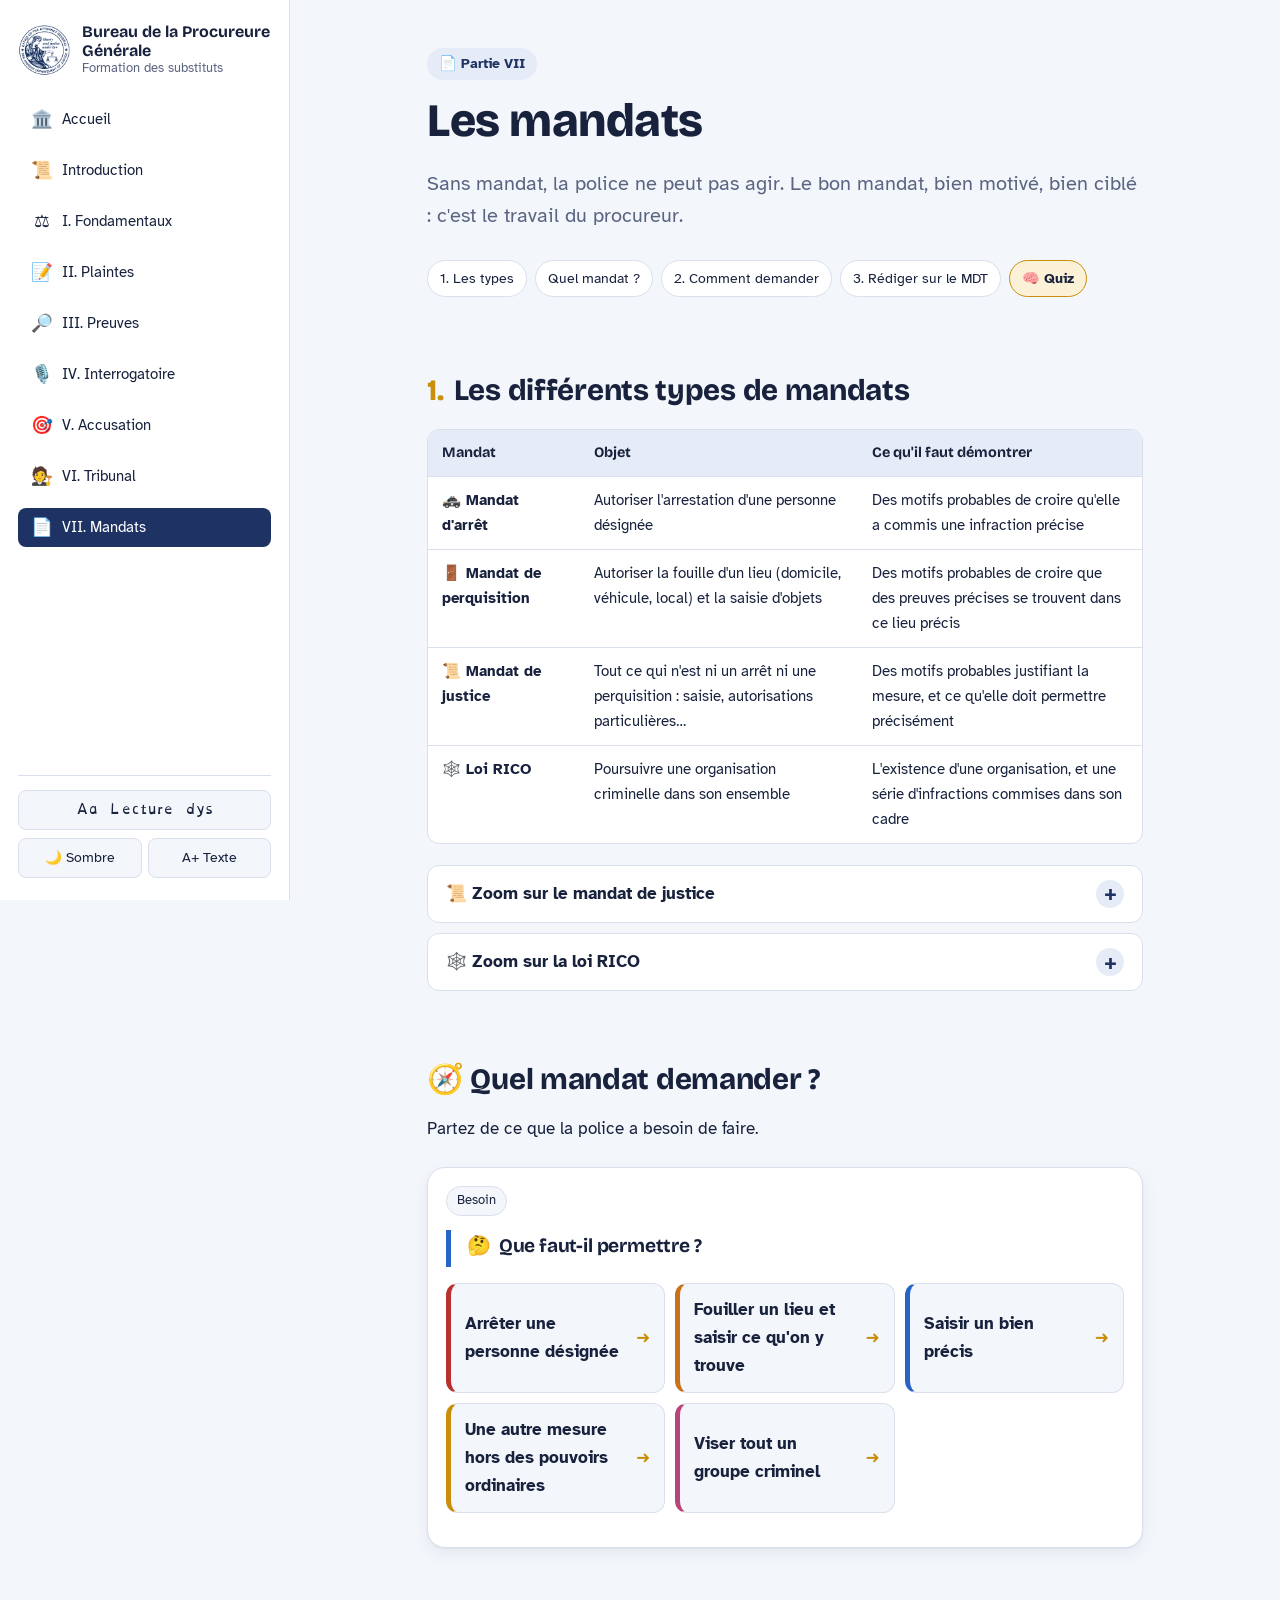
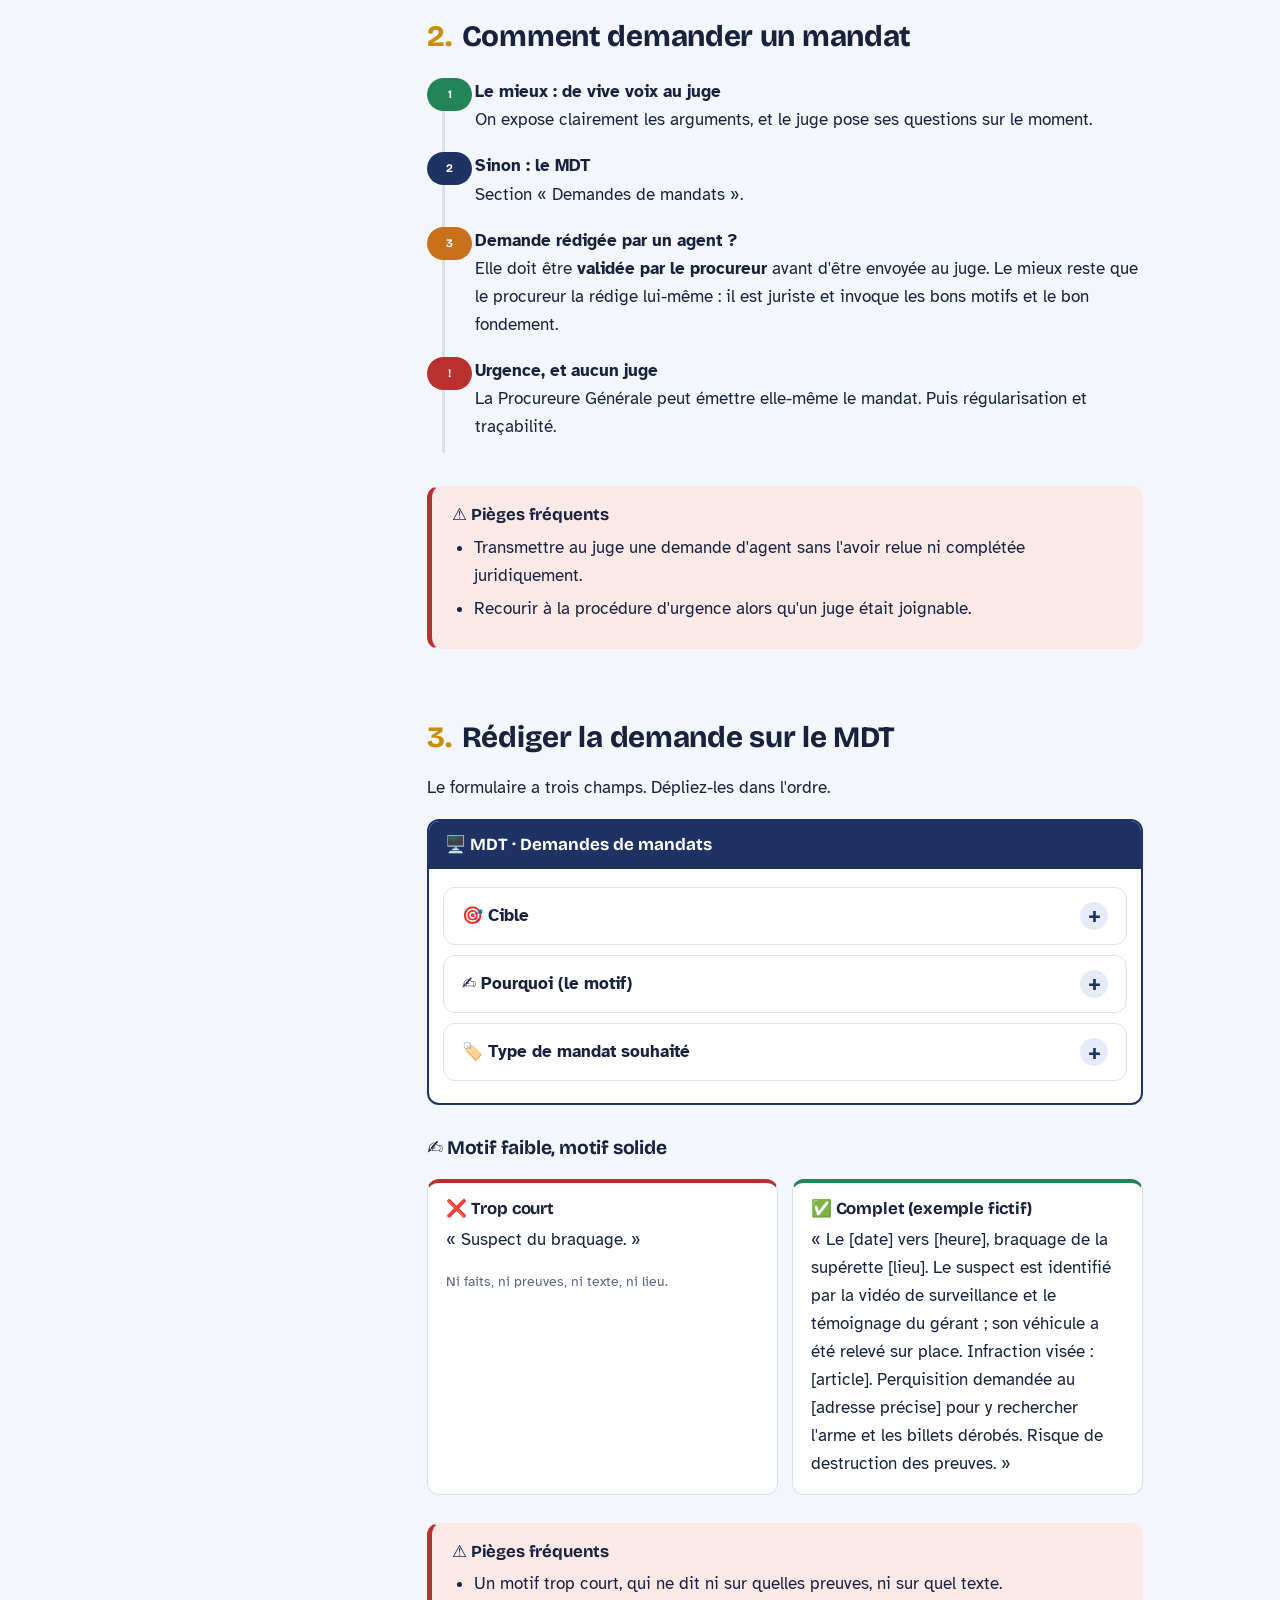
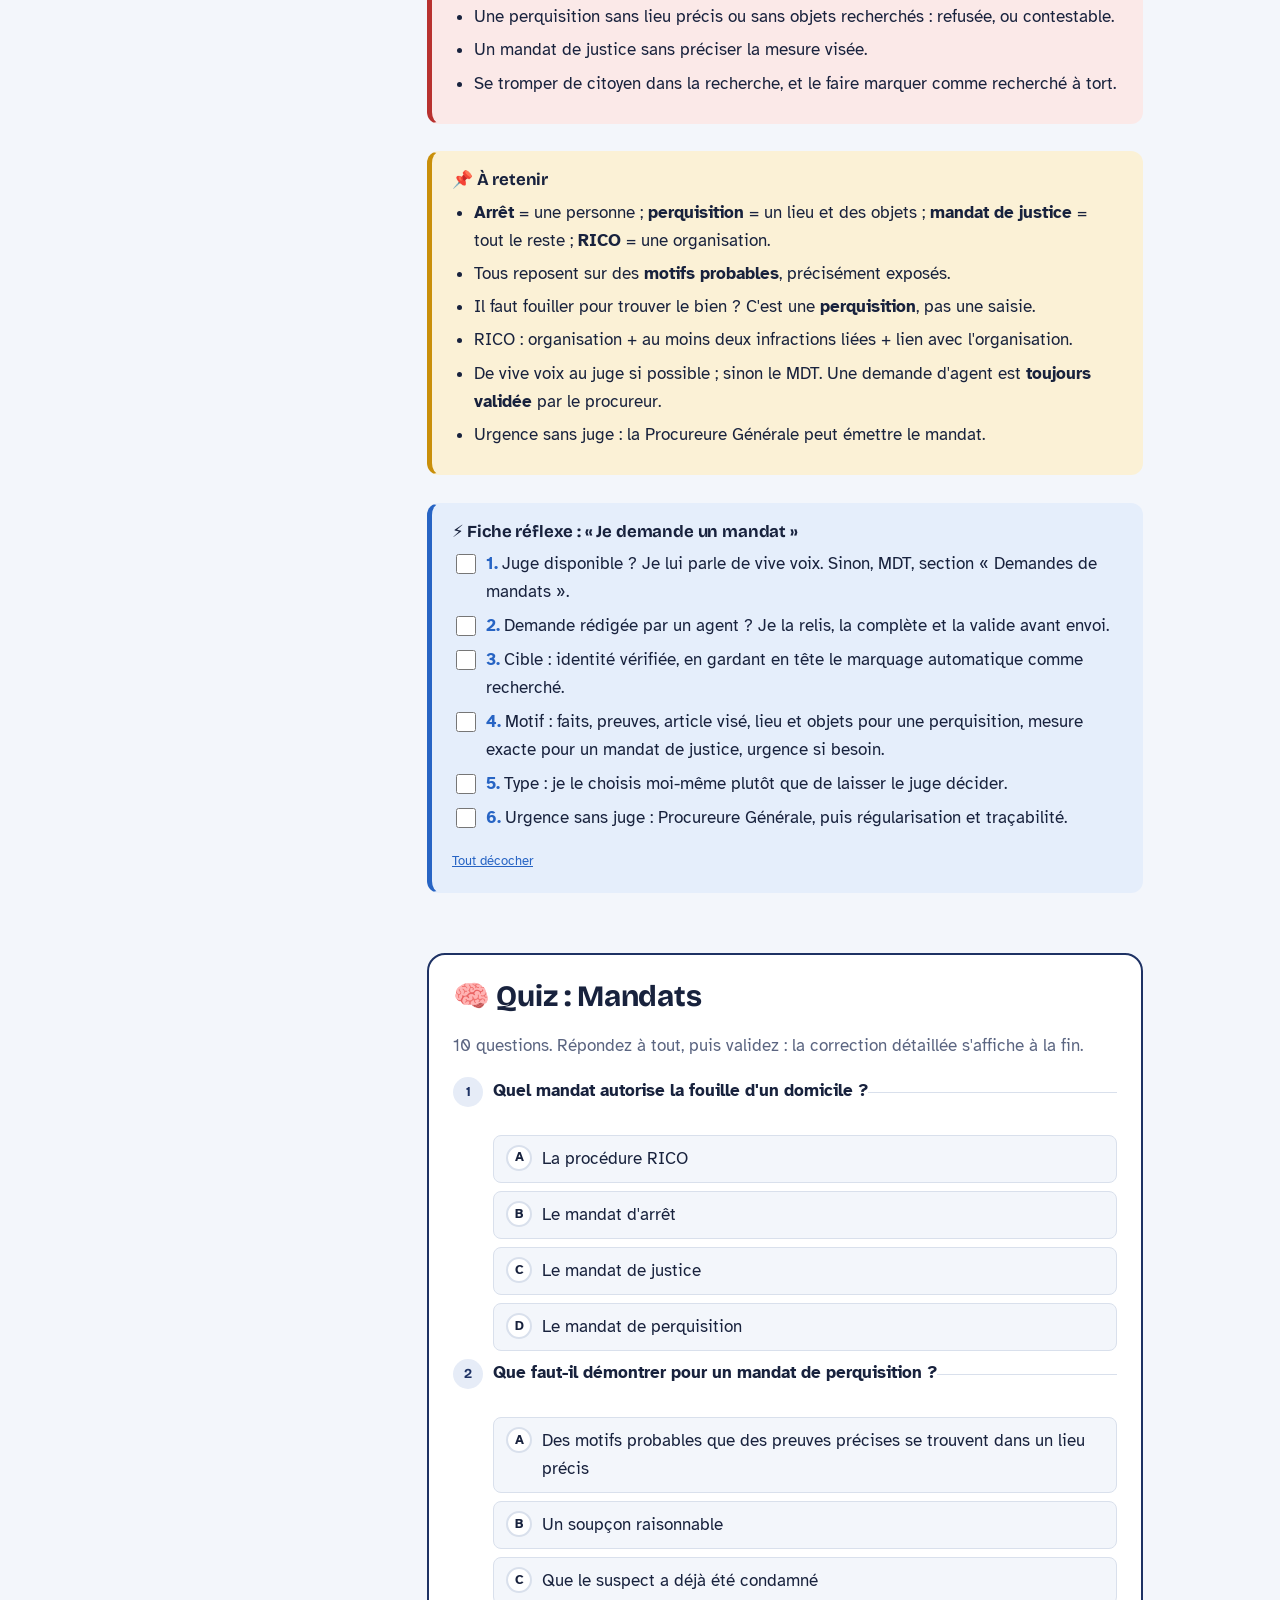
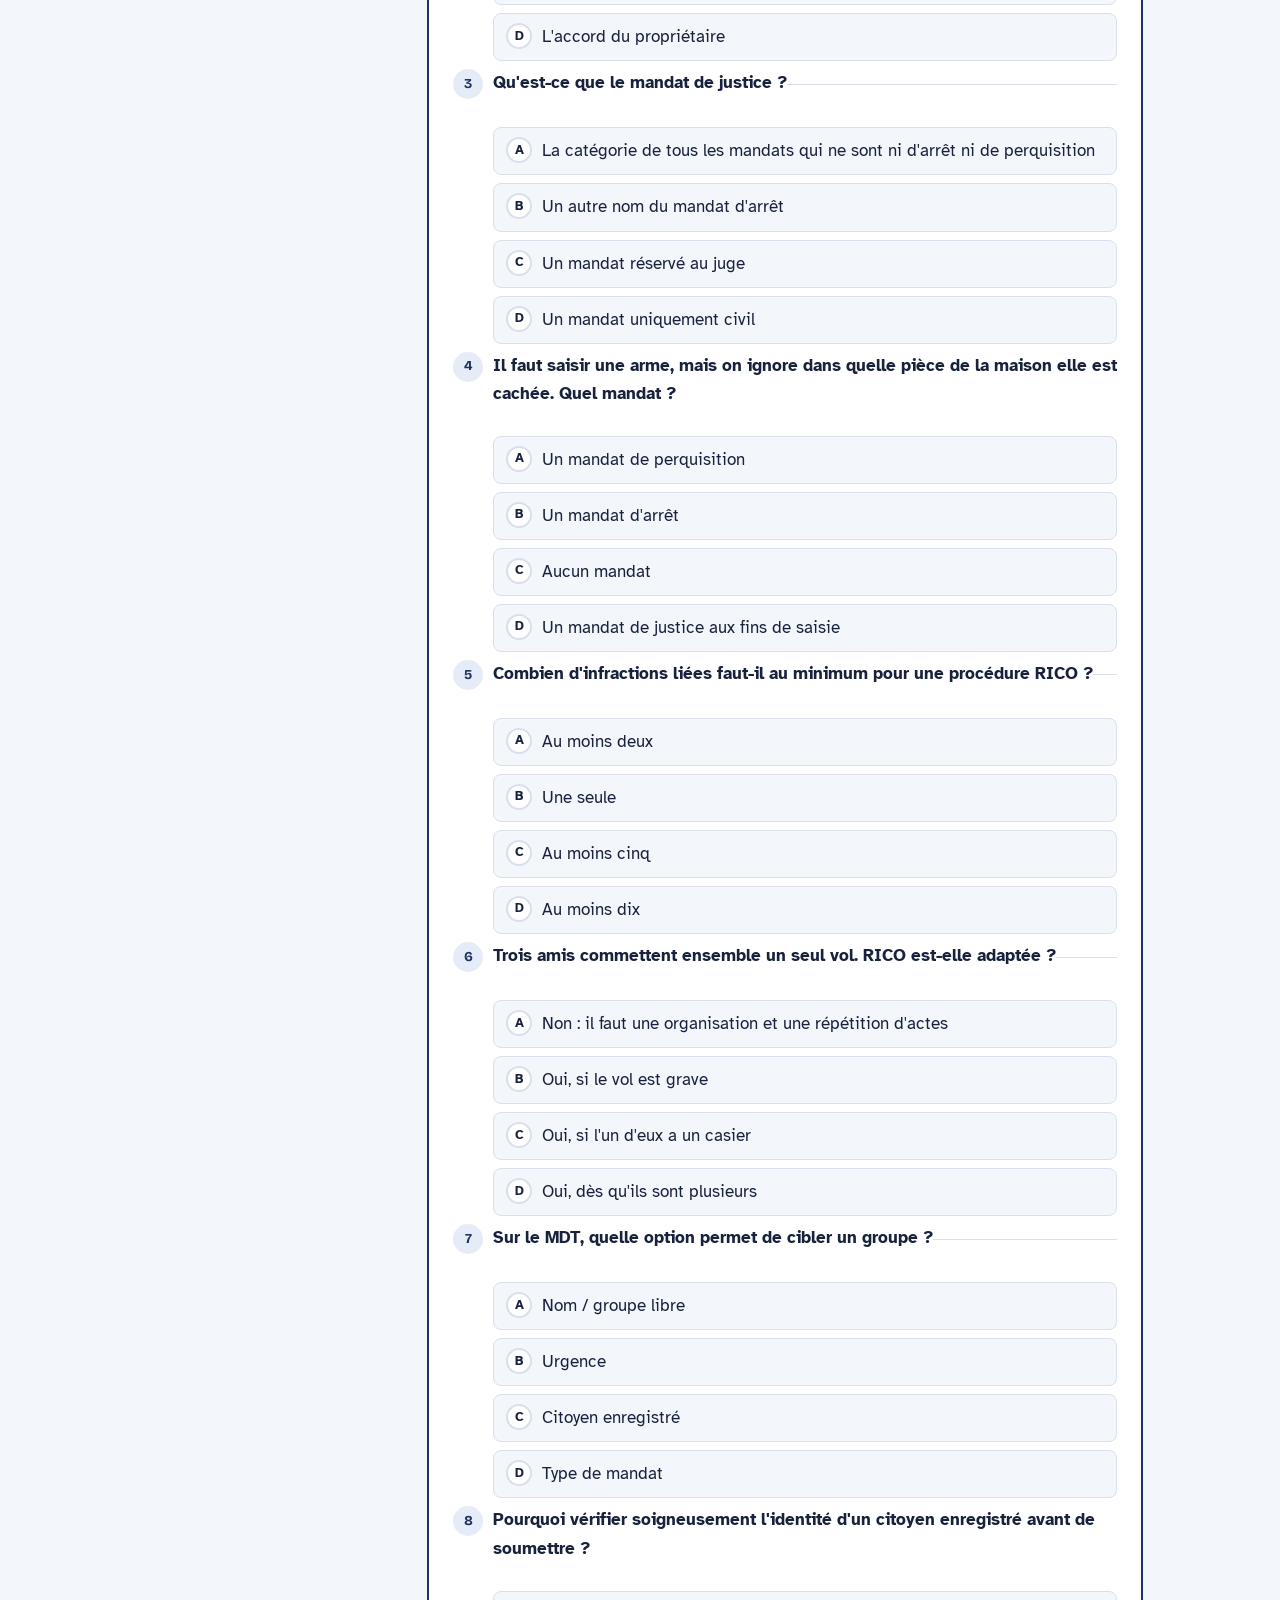
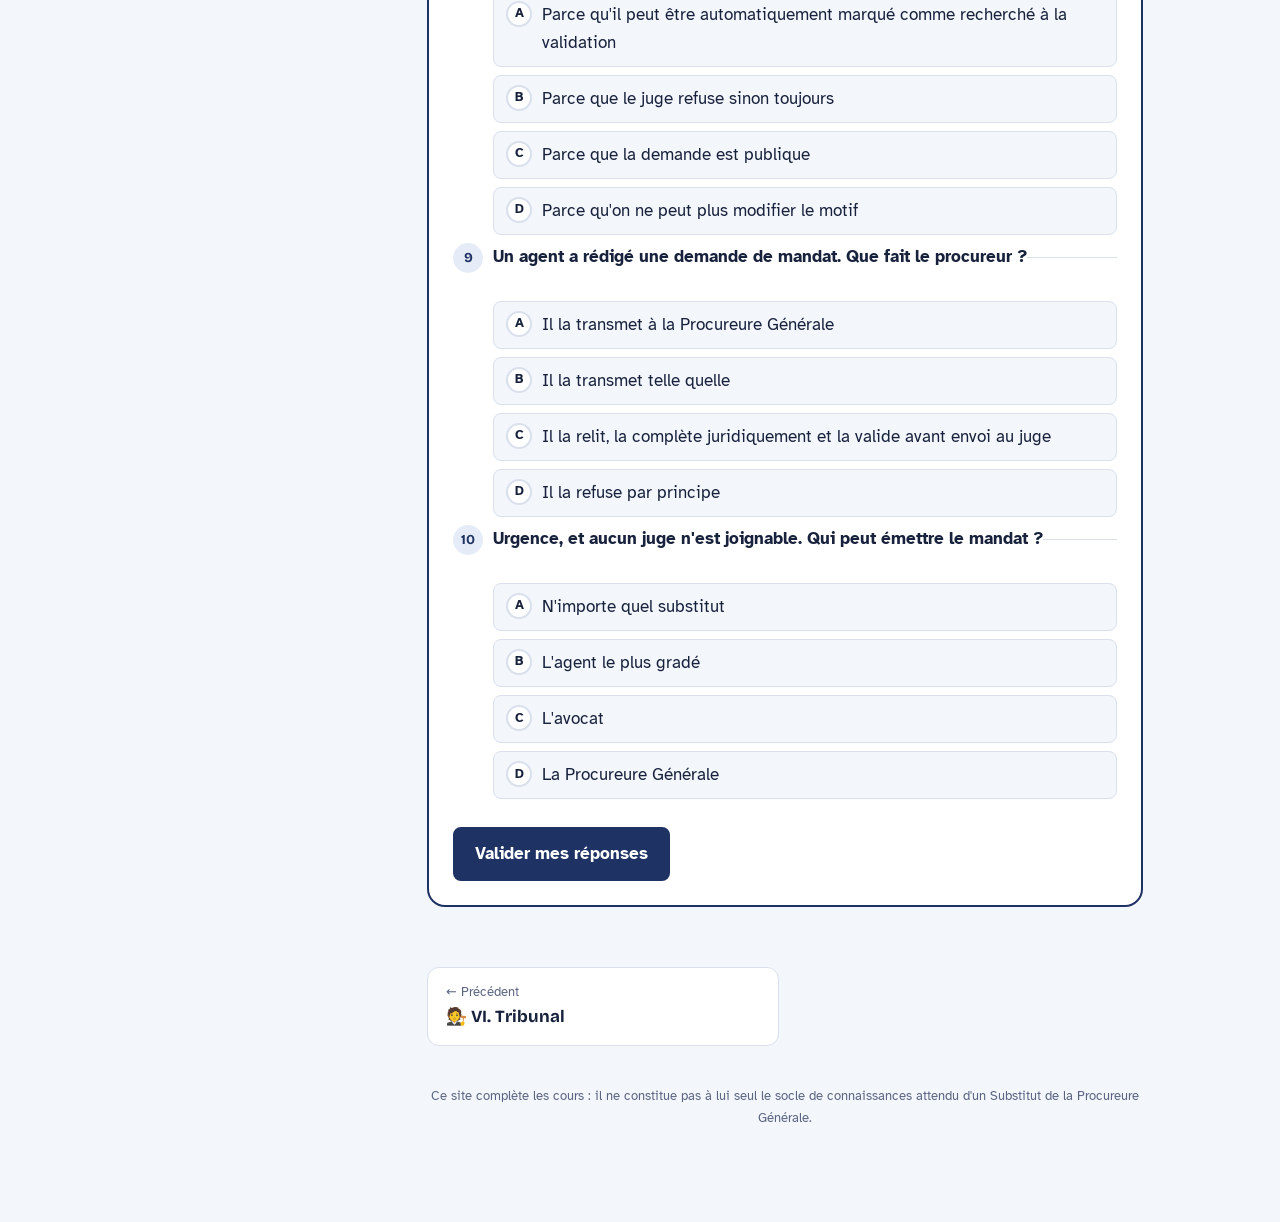
<file: mandats.html>
<!doctype html>
<html lang="fr">
<head>
<meta charset="utf-8">
<meta name="viewport" content="width=device-width, initial-scale=1">
<title>VII. Mandats · Formation du Bureau de la Procureure Générale</title>
<meta name="description" content="Les types de mandats, le mandat de justice, la loi RICO, et comment rédiger une demande de mandat sur le MDT.">
<link rel="icon" href="assets/img/sceau-bleu.png">
<link rel="preconnect" href="https://fonts.googleapis.com">
<link rel="preconnect" href="https://fonts.gstatic.com" crossorigin>
<link href="https://fonts.googleapis.com/css2?family=Atkinson+Hyperlegible:ital,wght@0,400;0,700;1,400&family=Bricolage+Grotesque:opsz,wght@12..96,600;12..96,700;12..96,800&display=swap" rel="stylesheet">
<link rel="stylesheet" href="css/style.css">
<script>try{var d=document.documentElement;if(localStorage.getItem('bpg-dys')==='1')d.classList.add('dys');var t=localStorage.getItem('bpg-theme');if(t)d.setAttribute('data-theme',t);else if(matchMedia('(prefers-color-scheme: dark)').matches)d.setAttribute('data-theme','dark');var s=localStorage.getItem('bpg-size');if(s)d.setAttribute('data-size',s);}catch(e){}</script>
</head>
<body data-page="mandats">
<main id="main"><div class="content">
<header class="page-head">
  <span class="part-tag">📄 Partie VII</span>
  <h1>Les mandats</h1>
  <p class="lede">Sans mandat, la police ne peut pas agir. Le bon mandat, bien motivé, bien ciblé : c'est le travail du procureur.</p>
  <ul class="toc">
    <li><a href="#types">1. Les types</a></li>
    <li><a href="#choisir">Quel mandat ?</a></li>
    <li><a href="#demander">2. Comment demander</a></li>
    <li><a href="#mdt">3. Rédiger sur le MDT</a></li>
    <li><a href="#quiz" class="quiz-link">🧠 Quiz</a></li>
  </ul>
</header>

<section id="types">
  <h2><span class="section-num">1.</span>Les différents types de mandats</h2>
  <div class="table-wrap"><table>
    <thead><tr><th>Mandat</th><th>Objet</th><th>Ce qu'il faut démontrer</th></tr></thead>
    <tbody>
      <tr><td><strong>🚓 Mandat d'arrêt</strong></td><td>Autoriser l'arrestation d'une personne désignée</td><td>Des motifs probables de croire qu'elle a commis une infraction précise</td></tr>
      <tr><td><strong>🚪 Mandat de perquisition</strong></td><td>Autoriser la fouille d'un lieu (domicile, véhicule, local) et la saisie d'objets</td><td>Des motifs probables de croire que des preuves précises se trouvent dans ce lieu précis</td></tr>
      <tr><td><strong>📜 Mandat de justice</strong></td><td>Tout ce qui n'est ni un arrêt ni une perquisition : saisie, autorisations particulières…</td><td>Des motifs probables justifiant la mesure, et ce qu'elle doit permettre précisément</td></tr>
      <tr><td><strong>🕸️ Loi RICO</strong></td><td>Poursuivre une organisation criminelle dans son ensemble</td><td>L'existence d'une organisation, et une série d'infractions commises dans son cadre</td></tr>
    </tbody>
  </table></div>

  <details class="fold"><summary>📜 Zoom sur le mandat de justice</summary><div class="inner">
    <p>C'est la catégorie <strong>« tout le reste »</strong> : dès qu'une mesure n'est ni une arrestation ni une perquisition, elle passe par un mandat de justice.</p>
    <ul>
      <li><strong>Mandat de saisie</strong> : saisir un bien (véhicule, argent, arme) sans fouiller un lieu.</li>
      <li><strong>Autorisations particulières</strong> : toute mesure qui dépasse les pouvoirs ordinaires des agents.</li>
    </ul>
    <p>La catégorie étant large, la demande doit être <strong>encore plus précise</strong> : on nomme la mesure exacte dans le motif (« mandat de justice aux fins de saisie du véhicule immatriculé… »).</p>
    <div class="box piege" style="margin-bottom:6px"><h4>⚠️ Pièges fréquents</h4><ul>
      <li>Demander un mandat de justice sans dire quelle mesure il doit autoriser : le juge ne peut pas deviner.</li>
      <li>Demander un mandat de saisie alors qu'il faut d'abord fouiller un lieu pour trouver le bien : c'est alors un mandat de perquisition qu'il faut.</li>
    </ul></div>
  </div></details>

  <details class="fold"><summary>🕸️ Zoom sur la loi RICO</summary><div class="inner">
    <p>Aux États-Unis, la loi RICO (<em>Racketeer Influenced and Corrupt Organizations Act</em>) vise les organisations criminelles : gangs, cartels, réseaux, entreprises servant de couverture.</p>
    <p><strong>Trois conditions à démontrer :</strong></p>
    <div class="flow">
      <div class="step"><b>🏢 Une organisation</b>Un groupe structuré, même informel.</div>
      <div class="step"><b>🔁 Une série d'infractions</b>Au moins deux actes criminels liés entre eux.</div>
      <div class="step"><b>🔗 Un lien</b>Entre ces infractions et l'activité de l'organisation.</div>
    </div>
    <ul>
      <li>Elle permet de poursuivre les <strong>dirigeants</strong>, même s'ils n'ont pas commis eux-mêmes les infractions, et de viser les <strong>avoirs</strong> de l'organisation.</li>
      <li>Sur le MDT, c'est l'option <strong>« Nom / groupe libre »</strong> qui permet de cibler un groupe.</li>
    </ul>
    <div class="box piege" style="margin-bottom:6px"><h4>⚠️ Pièges fréquents</h4><ul>
      <li>Demander une procédure RICO pour un simple groupe d'amis ayant commis une infraction ensemble : il faut une organisation et une répétition d'actes.</li>
      <li>Ne pas avoir documenté les infractions passées de l'organisation avant de lancer la demande.</li>
    </ul></div>
  </div></details>
</section>

<section id="choisir">
  <h2>🧭 Quel mandat demander ?</h2>
  <p>Partez de ce que la police a besoin de faire.</p>
  <div class="explorer" data-src="ex-mandat"></div>
  <script type="application/json" id="ex-mandat">
  {"start":"q","nodes":{
    "q":{"t":"Que faut-il permettre ?","short":"Besoin","emo":"🤔","c":"blue","ch":[{"l":"Arrêter une personne désignée","to":"arret","c":"red"},{"l":"Fouiller un lieu et saisir ce qu'on y trouve","to":"perqui","c":"orange"},{"l":"Saisir un bien précis","to":"saisie","c":"blue"},{"l":"Une autre mesure hors des pouvoirs ordinaires","to":"autre","c":"gold"},{"l":"Viser tout un groupe criminel","to":"rico","c":"pink"}]},
    "arret":{"t":"Mandat d'arrêt","short":"Arrêt","emo":"🚓","c":"red","html":"<p>À démontrer : des <strong>motifs probables</strong> de croire que la personne a commis une <strong>infraction précise</strong>.</p>","note":"Sur le MDT, en ciblant un citoyen enregistré, il peut être automatiquement marqué comme recherché à la validation : vérifiez l'identité."},
    "perqui":{"t":"Mandat de perquisition","short":"Perquisition","emo":"🚪","c":"orange","html":"<p>À démontrer : des motifs probables de croire que des <strong>preuves précises</strong> se trouvent dans un <strong>lieu précis</strong>.</p><p>Le motif indique le lieu exact et les objets recherchés.</p>","note":"Rappel article 2 : valable 14 jours, en présence du propriétaire (15 min), sinon du Bureau."},
    "saisie":{"t":"Faut-il d'abord fouiller un lieu pour trouver ce bien ?","short":"Fouille ?","emo":"🔍","c":"blue","ch":[{"l":"Oui, le bien est caché quelque part","to":"perqui","c":"orange"},{"l":"Non, on sait où il est, il suffit de le saisir","to":"justice","c":"blue"}]},
    "justice":{"t":"Mandat de justice aux fins de saisie","short":"Mandat de justice","emo":"📜","c":"blue","html":"<p>On nomme la mesure exacte : « mandat de justice aux fins de saisie du véhicule immatriculé… ».</p>"},
    "autre":{"t":"Mandat de justice (autorisation particulière)","short":"Mandat de justice","emo":"📜","c":"gold","html":"<p>Toute mesure qui dépasse les pouvoirs ordinaires des agents. La demande nomme <strong>précisément</strong> la mesure et ce qu'elle doit permettre.</p>"},
    "rico":{"t":"Loi RICO : les conditions sont-elles réunies ?","short":"RICO ?","emo":"🕸️","c":"pink","html":"<p>Une organisation structurée (même informelle), au moins deux infractions liées, et un lien avec l'activité de l'organisation.</p>","ch":[{"l":"Oui, et les infractions passées sont documentées","to":"rico-ok","c":"green"},{"l":"C'est plutôt un groupe d'amis, une seule infraction","to":"rico-ko","c":"red"}]},
    "rico-ok":{"t":"Procédure RICO","short":"RICO","emo":"✅","c":"green","html":"<p>Sur le MDT : option <strong>« Nom / groupe libre »</strong>. La procédure permet de viser les dirigeants et les avoirs de l'organisation.</p>"},
    "rico-ko":{"t":"Pas de RICO","short":"Pas de RICO","emo":"🚫","c":"red","html":"<p>Il faut une organisation <strong>et</strong> une répétition d'actes. Revenez aux mandats individuels : arrêt ou perquisition pour chaque suspect.</p>","ch":[{"l":"Revenir au choix du mandat","to":"q","c":"blue"}]}
  }}
  </script>
</section>

<section id="demander">
  <h2><span class="section-num">2.</span>Comment demander un mandat</h2>
  <ol class="timeline">
    <li data-t="1" class="ok"><b>Le mieux : de vive voix au juge</b>On expose clairement les arguments, et le juge pose ses questions sur le moment.</li>
    <li data-t="2"><b>Sinon : le MDT</b>Section « Demandes de mandats ».</li>
    <li data-t="3" class="warn"><b>Demande rédigée par un agent ?</b>Elle doit être <strong>validée par le procureur</strong> avant d'être envoyée au juge. Le mieux reste que le procureur la rédige lui-même : il est juriste et invoque les bons motifs et le bon fondement.</li>
    <li data-t="!" class="stop"><b>Urgence, et aucun juge</b>La Procureure Générale peut émettre elle-même le mandat. Puis régularisation et traçabilité.</li>
  </ol>
  <div class="box piege">
    <h4>⚠️ Pièges fréquents</h4>
    <ul>
      <li>Transmettre au juge une demande d'agent sans l'avoir relue ni complétée juridiquement.</li>
      <li>Recourir à la procédure d'urgence alors qu'un juge était joignable.</li>
    </ul>
  </div>
</section>

<section id="mdt">
  <h2><span class="section-num">3.</span>Rédiger la demande sur le MDT</h2>
  <p>Le formulaire a trois champs. Dépliez-les dans l'ordre.</p>

  <div class="card" style="border:2px solid var(--navy);padding:0;overflow:hidden">
    <div style="background:var(--navy);color:#fff;padding:10px 16px;font-family:var(--font-head);font-weight:700">🖥️ MDT · Demandes de mandats</div>
    <div style="padding:8px 14px 12px">
      <details class="fold"><summary>🎯 Cible</summary><div class="inner">
        <div class="grid-2" style="margin:.4em 0">
          <div><p><strong>Citoyen enregistré</strong></p><p>On recherche la personne dans la base. ⚠️ Si le modèle le permet, le citoyen est <strong>automatiquement marqué comme recherché</strong> à la validation du mandat : soyez certain de l'identité avant de soumettre.</p></div>
          <div><p><strong>Nom / groupe libre</strong></p><p>Pour une personne non enregistrée, une identité partielle, ou un groupe (procédure RICO).</p></div>
        </div>
      </div></details>
      <details class="fold"><summary>✍️ Pourquoi (le motif)</summary><div class="inner">
        <p>C'est le cœur de la demande. Un bon motif contient :</p>
        <ul class="checklist">
          <li><label><input type="checkbox"><span><span class="step">1.</span><strong>Les faits</strong> : ce qui s'est passé, quand, où.</span></label></li>
          <li><label><input type="checkbox"><span><span class="step">2.</span><strong>Les preuves</strong> qui rattachent la cible aux faits : témoignages, vidéos, saisies, rapports.</span></label></li>
          <li><label><input type="checkbox"><span><span class="step">3.</span><strong>Le fondement juridique</strong> : l'infraction visée, avec son article.</span></label></li>
          <li><label><input type="checkbox"><span><span class="step">4.</span>Pour une perquisition : <strong>le lieu précis et les objets recherchés</strong>.</span></label></li>
          <li><label><input type="checkbox"><span><span class="step">5.</span>Pour un mandat de justice : <strong>la mesure exacte</strong> demandée.</span></label></li>
          <li><label><input type="checkbox"><span><span class="step">6.</span>Si besoin, <strong>l'urgence</strong> : risque de fuite, de destruction de preuves, de récidive.</span></label></li>
        </ul>
      </div></details>
      <details class="fold"><summary>🏷️ Type de mandat souhaité</summary><div class="inner">
        <p>On peut laisser le juge choisir, mais mieux vaut <strong>l'indiquer soi-même</strong> : une demande précise et argumentée pour un type donné a plus de chances d'être acceptée qu'une demande vague.</p>
      </div></details>
    </div>
  </div>

  <h3>✍️ Motif faible, motif solide</h3>
  <div class="grid-2">
    <div class="card red"><h4>❌ Trop court</h4><p>« Suspect du braquage. »</p><p class="zoom-cap">Ni faits, ni preuves, ni texte, ni lieu.</p></div>
    <div class="card green"><h4>✅ Complet (exemple fictif)</h4><p>« Le [date] vers [heure], braquage de la supérette [lieu]. Le suspect est identifié par la vidéo de surveillance et le témoignage du gérant ; son véhicule a été relevé sur place. Infraction visée : [article]. Perquisition demandée au [adresse précise] pour y rechercher l'arme et les billets dérobés. Risque de destruction des preuves. »</p></div>
  </div>

  <div class="box piege">
    <h4>⚠️ Pièges fréquents</h4>
    <ul>
      <li>Un motif trop court, qui ne dit ni sur quelles preuves, ni sur quel texte.</li>
      <li>Une perquisition sans lieu précis ou sans objets recherchés : refusée, ou contestable.</li>
      <li>Un mandat de justice sans préciser la mesure visée.</li>
      <li>Se tromper de citoyen dans la recherche, et le faire marquer comme recherché à tort.</li>
    </ul>
  </div>
</section>

<aside class="box retenir">
  <h3>📌 À retenir</h3>
  <ul>
    <li><strong>Arrêt</strong> = une personne ; <strong>perquisition</strong> = un lieu et des objets ; <strong>mandat de justice</strong> = tout le reste ; <strong>RICO</strong> = une organisation.</li>
    <li>Tous reposent sur des <strong>motifs probables</strong>, précisément exposés.</li>
    <li>Il faut fouiller pour trouver le bien ? C'est une <strong>perquisition</strong>, pas une saisie.</li>
    <li>RICO : organisation + au moins deux infractions liées + lien avec l'organisation.</li>
    <li>De vive voix au juge si possible ; sinon le MDT. Une demande d'agent est <strong>toujours validée</strong> par le procureur.</li>
    <li>Urgence sans juge : la Procureure Générale peut émettre le mandat.</li>
  </ul>
</aside>

<aside class="box reflexe">
  <h3>⚡ Fiche réflexe : « Je demande un mandat »</h3>
  <ul class="checklist">
    <li><label><input type="checkbox"><span><span class="step">1.</span>Juge disponible ? Je lui parle de vive voix. Sinon, MDT, section « Demandes de mandats ».</span></label></li>
    <li><label><input type="checkbox"><span><span class="step">2.</span>Demande rédigée par un agent ? Je la relis, la complète et la valide avant envoi.</span></label></li>
    <li><label><input type="checkbox"><span><span class="step">3.</span>Cible : identité vérifiée, en gardant en tête le marquage automatique comme recherché.</span></label></li>
    <li><label><input type="checkbox"><span><span class="step">4.</span>Motif : faits, preuves, article visé, lieu et objets pour une perquisition, mesure exacte pour un mandat de justice, urgence si besoin.</span></label></li>
    <li><label><input type="checkbox"><span><span class="step">5.</span>Type : je le choisis moi-même plutôt que de laisser le juge décider.</span></label></li>
    <li><label><input type="checkbox"><span><span class="step">6.</span>Urgence sans juge : Procureure Générale, puis régularisation et traçabilité.</span></label></li>
  </ul>
</aside>

<section class="quiz" id="quiz" data-quiz="mandats">
  <h2>🧠 Quiz : Mandats</h2>
  <p class="quiz-intro">10 questions. Répondez à tout, puis validez : la correction détaillée s'affiche à la fin.</p>
  <script type="application/json">
  [
    {"q":"Quel mandat autorise la fouille d'un domicile ?","o":["Le mandat d'arrêt","Le mandat de justice","La procédure RICO","Le mandat de perquisition"],"a":3,"e":"Le mandat de perquisition autorise la fouille d'un lieu (domicile, véhicule, local) et la saisie d'objets."},
    {"q":"Que faut-il démontrer pour un mandat de perquisition ?","o":["Des motifs probables que des preuves précises se trouvent dans un lieu précis","Un soupçon raisonnable","Que le suspect a déjà été condamné","L'accord du propriétaire"],"a":0,"e":"Des motifs probables de croire que des preuves précises se trouvent dans ce lieu précis."},
    {"q":"Qu'est-ce que le mandat de justice ?","o":["Un autre nom du mandat d'arrêt","La catégorie de tous les mandats qui ne sont ni d'arrêt ni de perquisition","Un mandat réservé au juge","Un mandat uniquement civil"],"a":1,"e":"C'est la catégorie « tout le reste » : saisie, autorisations particulières…"},
    {"q":"Il faut saisir une arme, mais on ignore dans quelle pièce de la maison elle est cachée. Quel mandat ?","o":["Un mandat de justice aux fins de saisie","Un mandat d'arrêt","Un mandat de perquisition","Aucun mandat"],"a":2,"e":"S'il faut d'abord fouiller un lieu pour trouver le bien, c'est un mandat de perquisition."},
    {"q":"Combien d'infractions liées faut-il au minimum pour une procédure RICO ?","o":["Au moins deux","Une seule","Au moins cinq","Au moins dix"],"a":0,"e":"Une série d'infractions : au moins deux actes criminels liés entre eux, en lien avec l'organisation."},
    {"q":"Trois amis commettent ensemble un seul vol. RICO est-elle adaptée ?","o":["Oui, dès qu'ils sont plusieurs","Oui, si le vol est grave","Non : il faut une organisation et une répétition d'actes","Oui, si l'un d'eux a un casier"],"a":2,"e":"Un simple groupe d'amis auteur d'une infraction ne suffit pas : il faut une organisation et une série d'actes."},
    {"q":"Sur le MDT, quelle option permet de cibler un groupe ?","o":["Citoyen enregistré","Nom / groupe libre","Type de mandat","Urgence"],"a":1,"e":"L'option « Nom / groupe libre » permet de cibler une personne non enregistrée, une identité partielle ou un groupe."},
    {"q":"Pourquoi vérifier soigneusement l'identité d'un citoyen enregistré avant de soumettre ?","o":["Parce que le juge refuse sinon toujours","Parce que la demande est publique","Parce qu'on ne peut plus modifier le motif","Parce qu'il peut être automatiquement marqué comme recherché à la validation"],"a":3,"e":"Se tromper de citoyen peut le faire marquer comme recherché à tort."},
    {"q":"Un agent a rédigé une demande de mandat. Que fait le procureur ?","o":["Il la relit, la complète juridiquement et la valide avant envoi au juge","Il la transmet telle quelle","Il la refuse par principe","Il la transmet à la Procureure Générale"],"a":0,"e":"La demande d'un agent doit être validée par le procureur avant d'être envoyée au juge."},
    {"q":"Urgence, et aucun juge n'est joignable. Qui peut émettre le mandat ?","o":["L'agent le plus gradé","L'avocat","N'importe quel substitut","La Procureure Générale"],"a":3,"e":"En urgence et en l'absence de juge, la Procureure Générale peut émettre elle-même un mandat, puis régulariser."}
  ]
  </script>
</section>

</div></main>
<script src="js/main.js"></script>
</body>
</html>
</file>
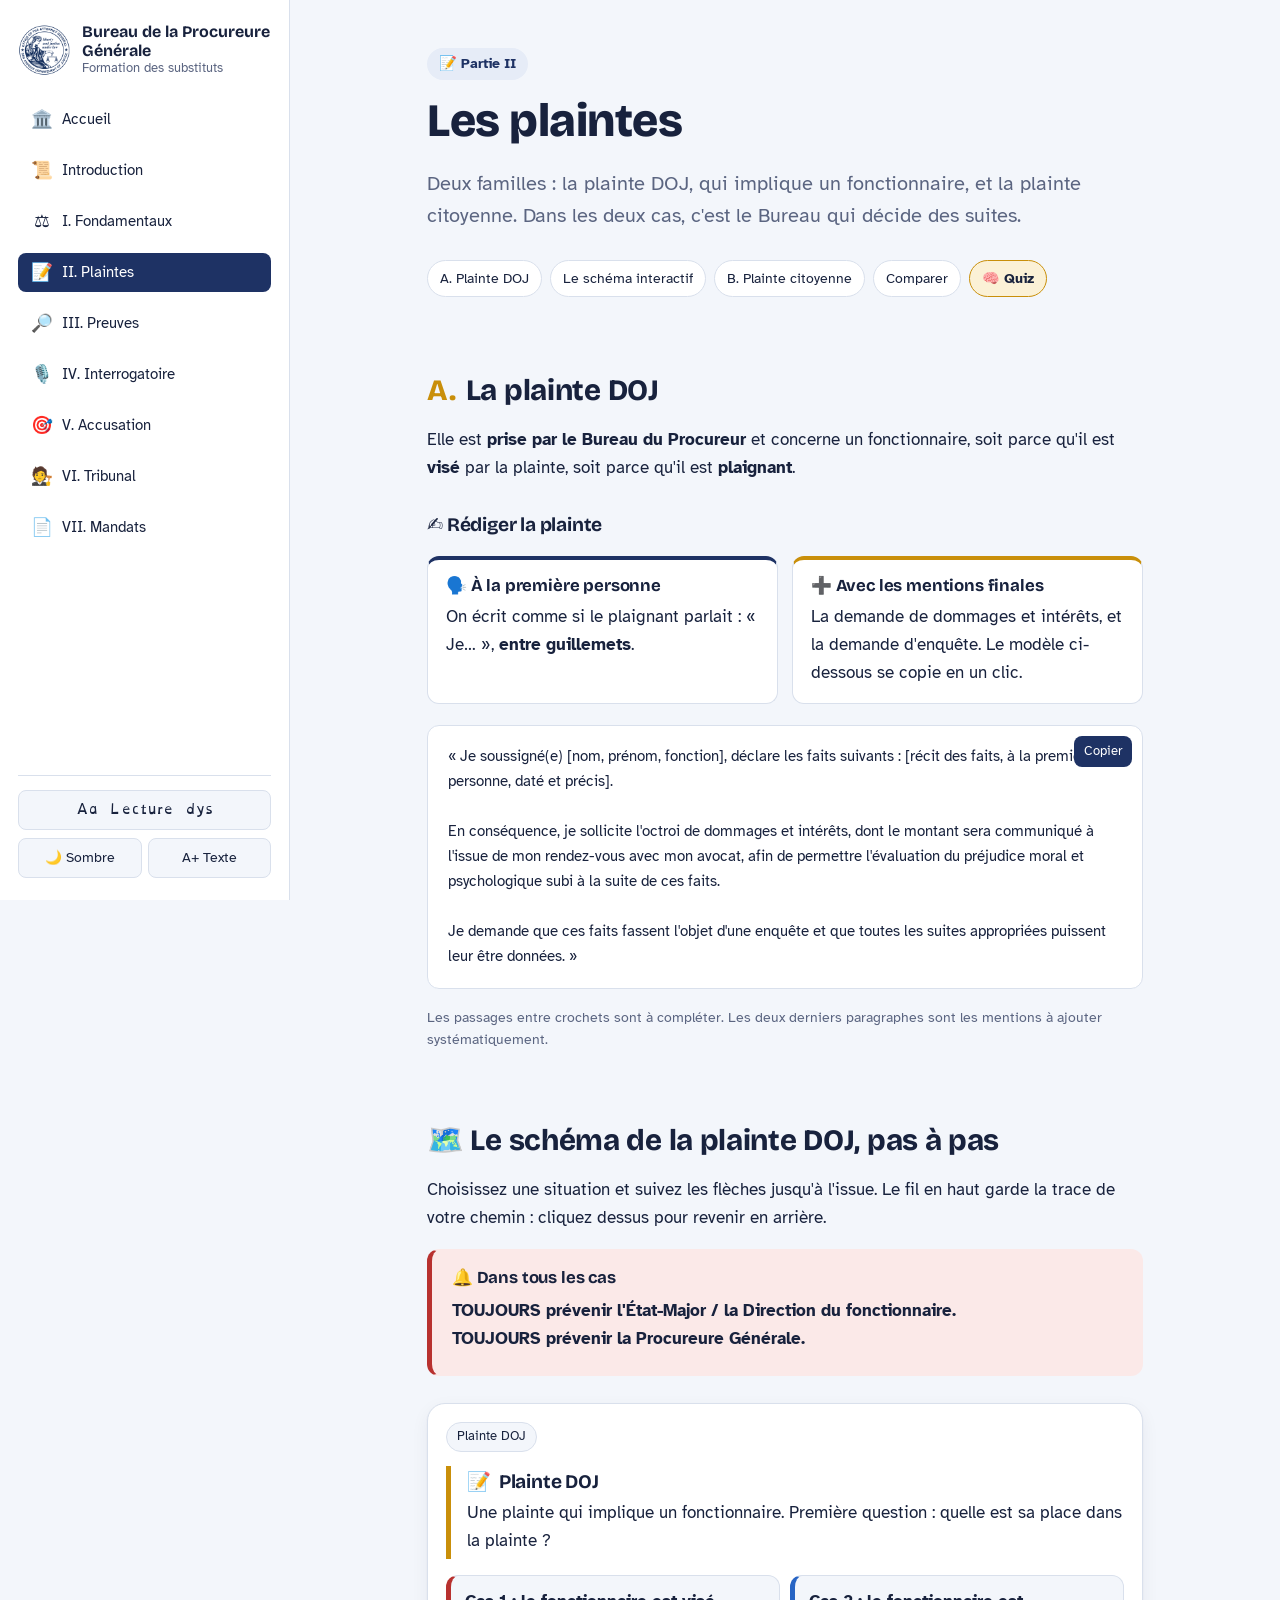
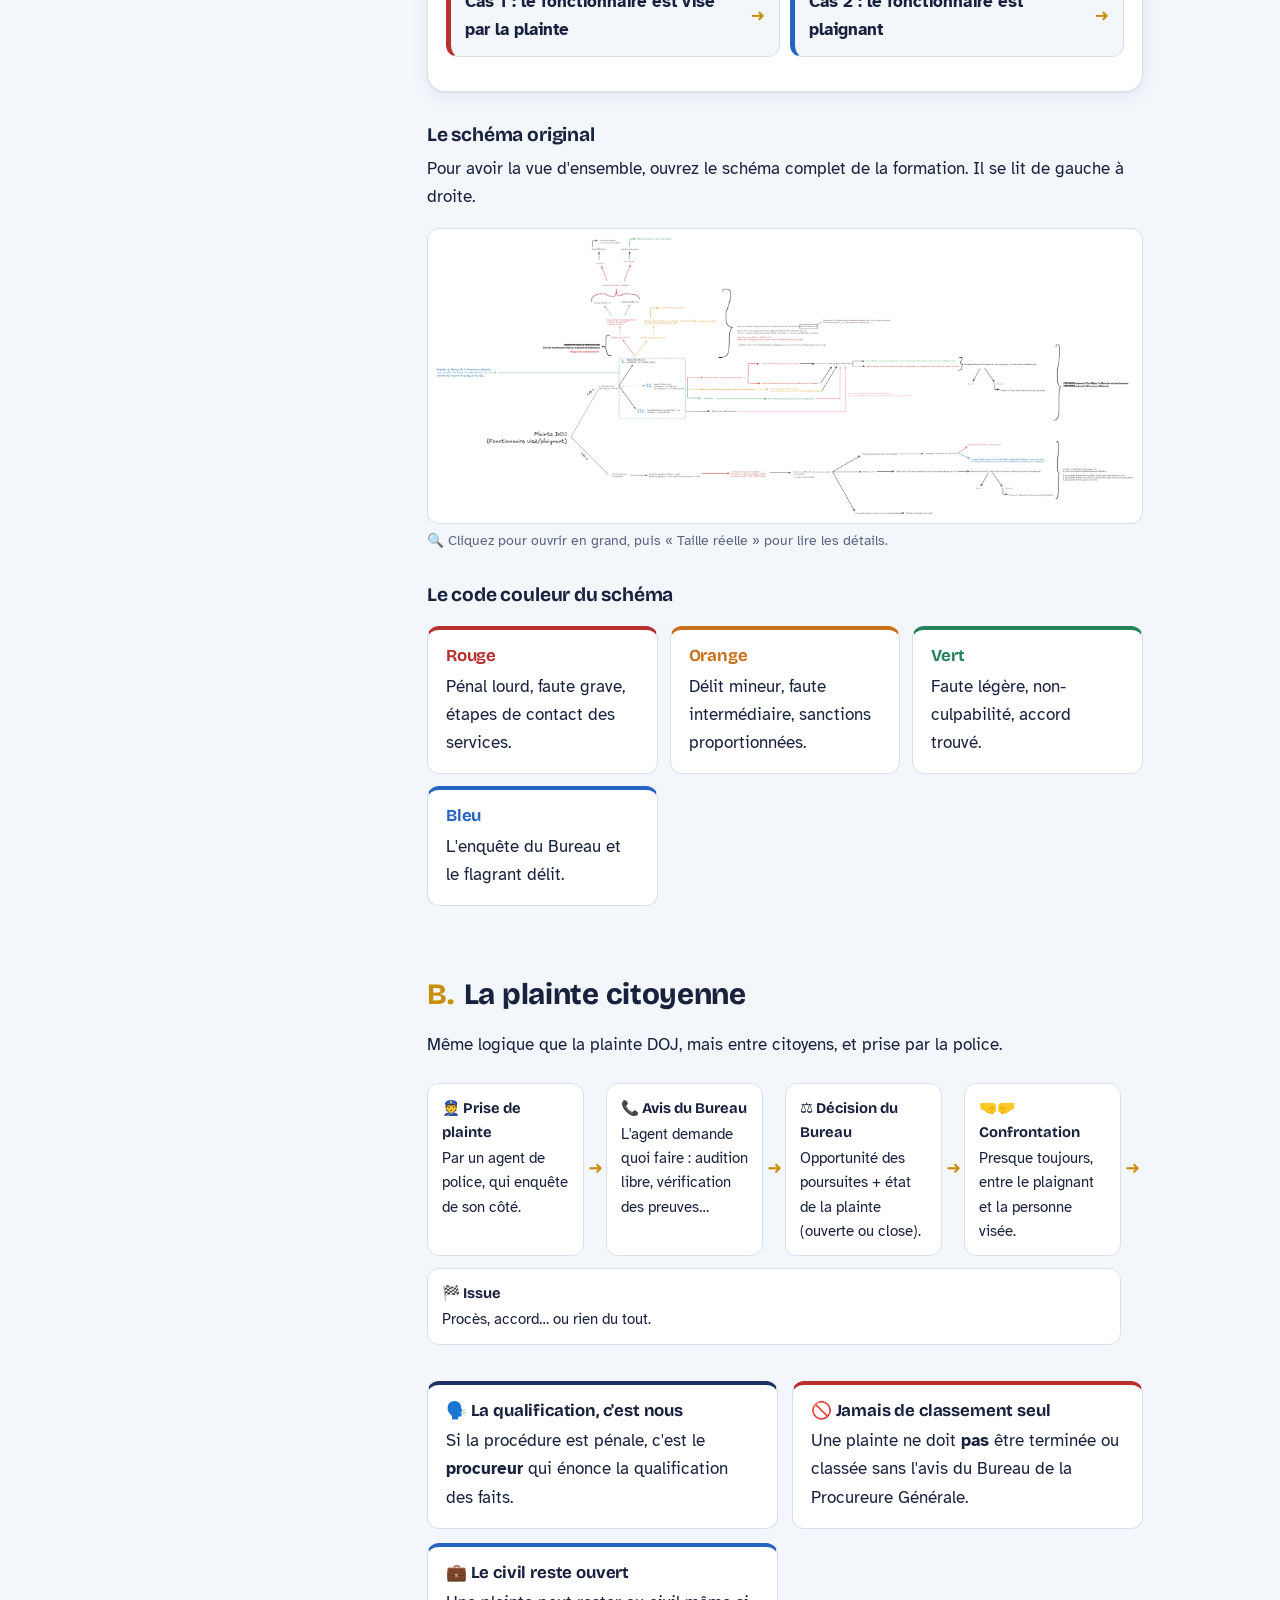
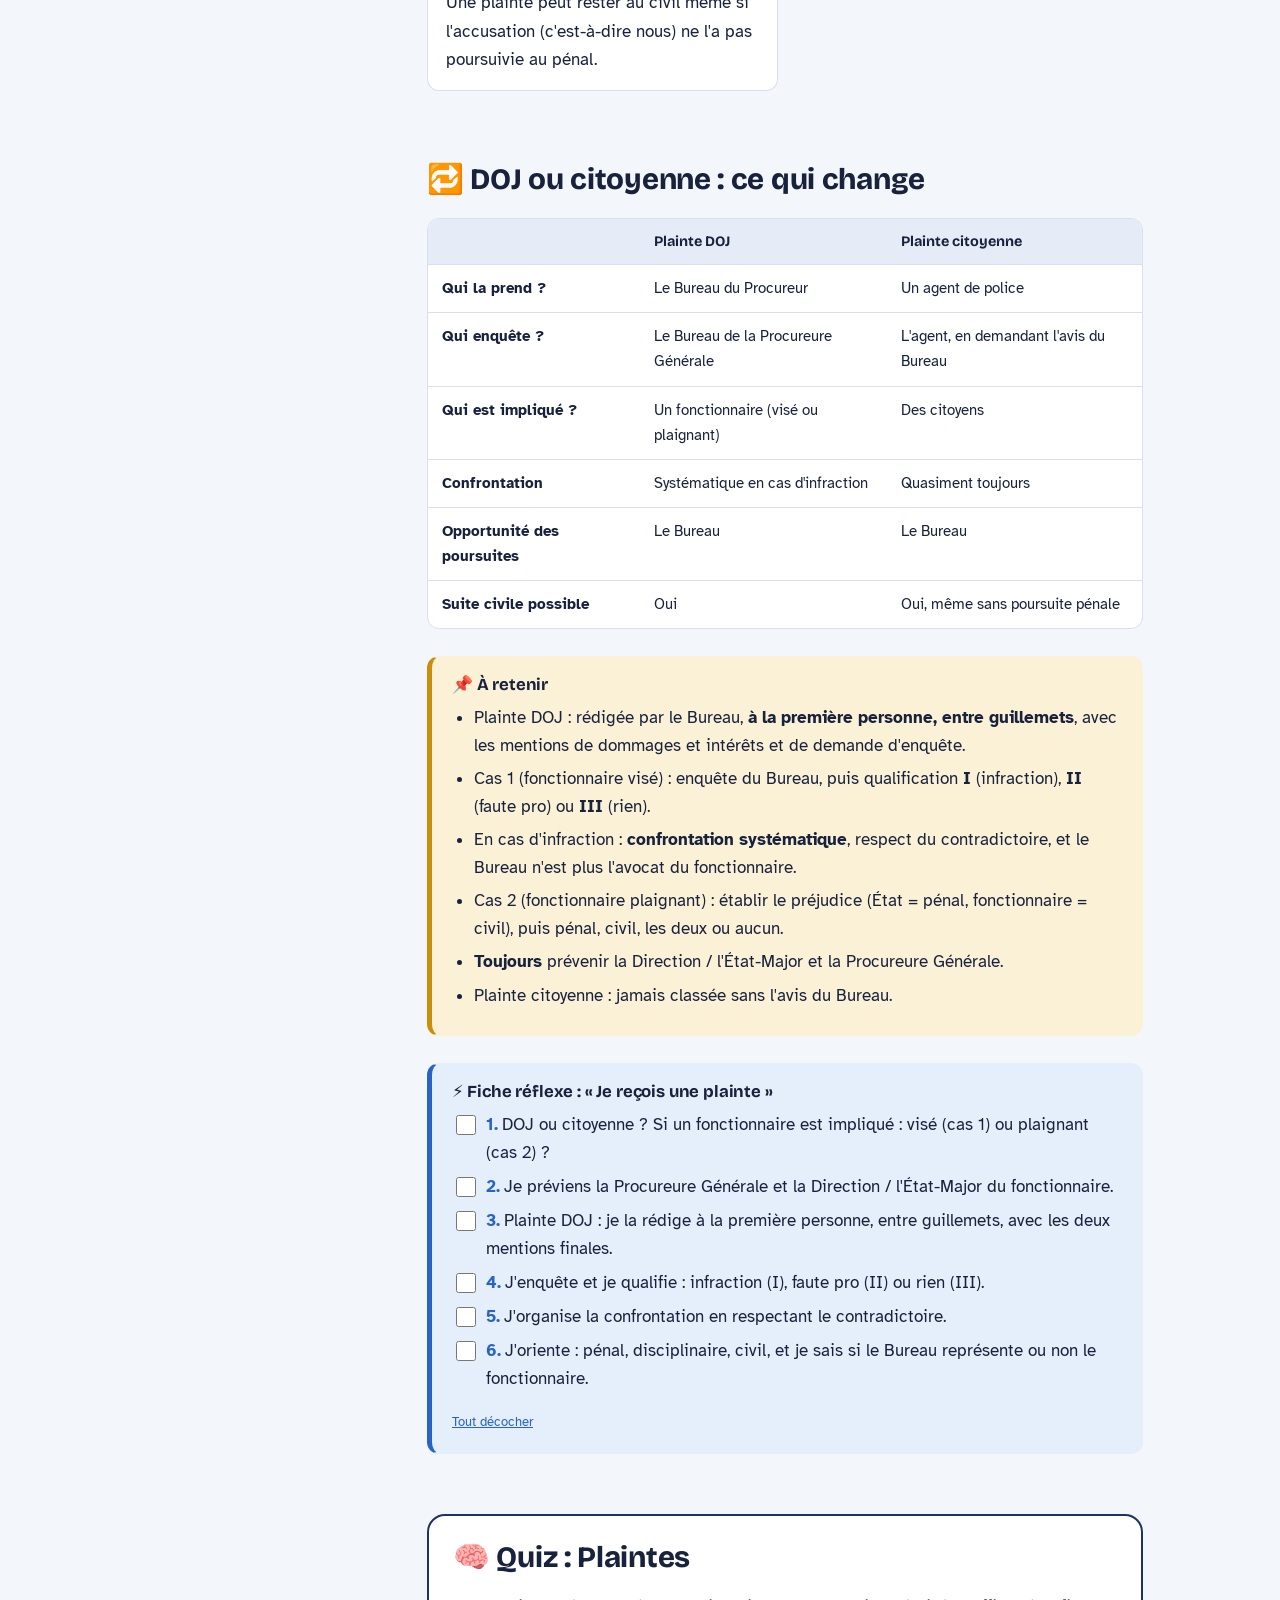
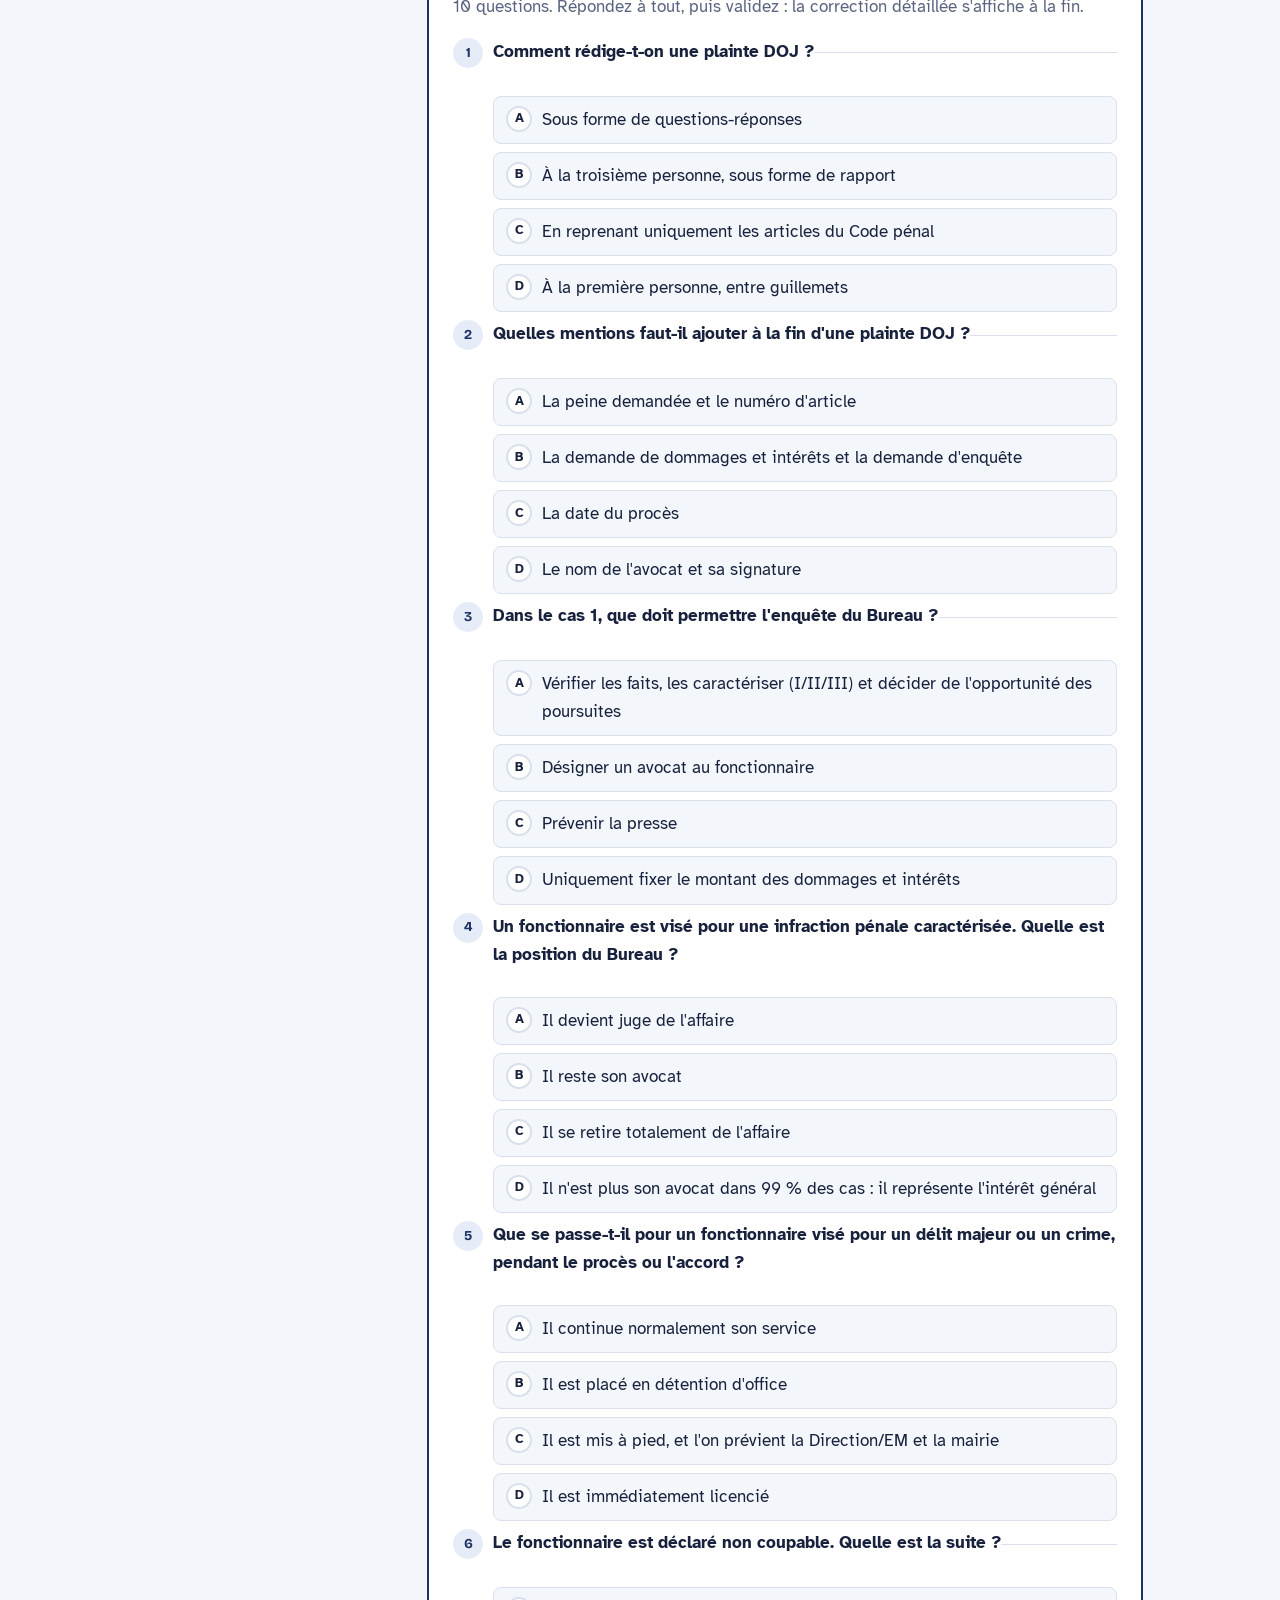
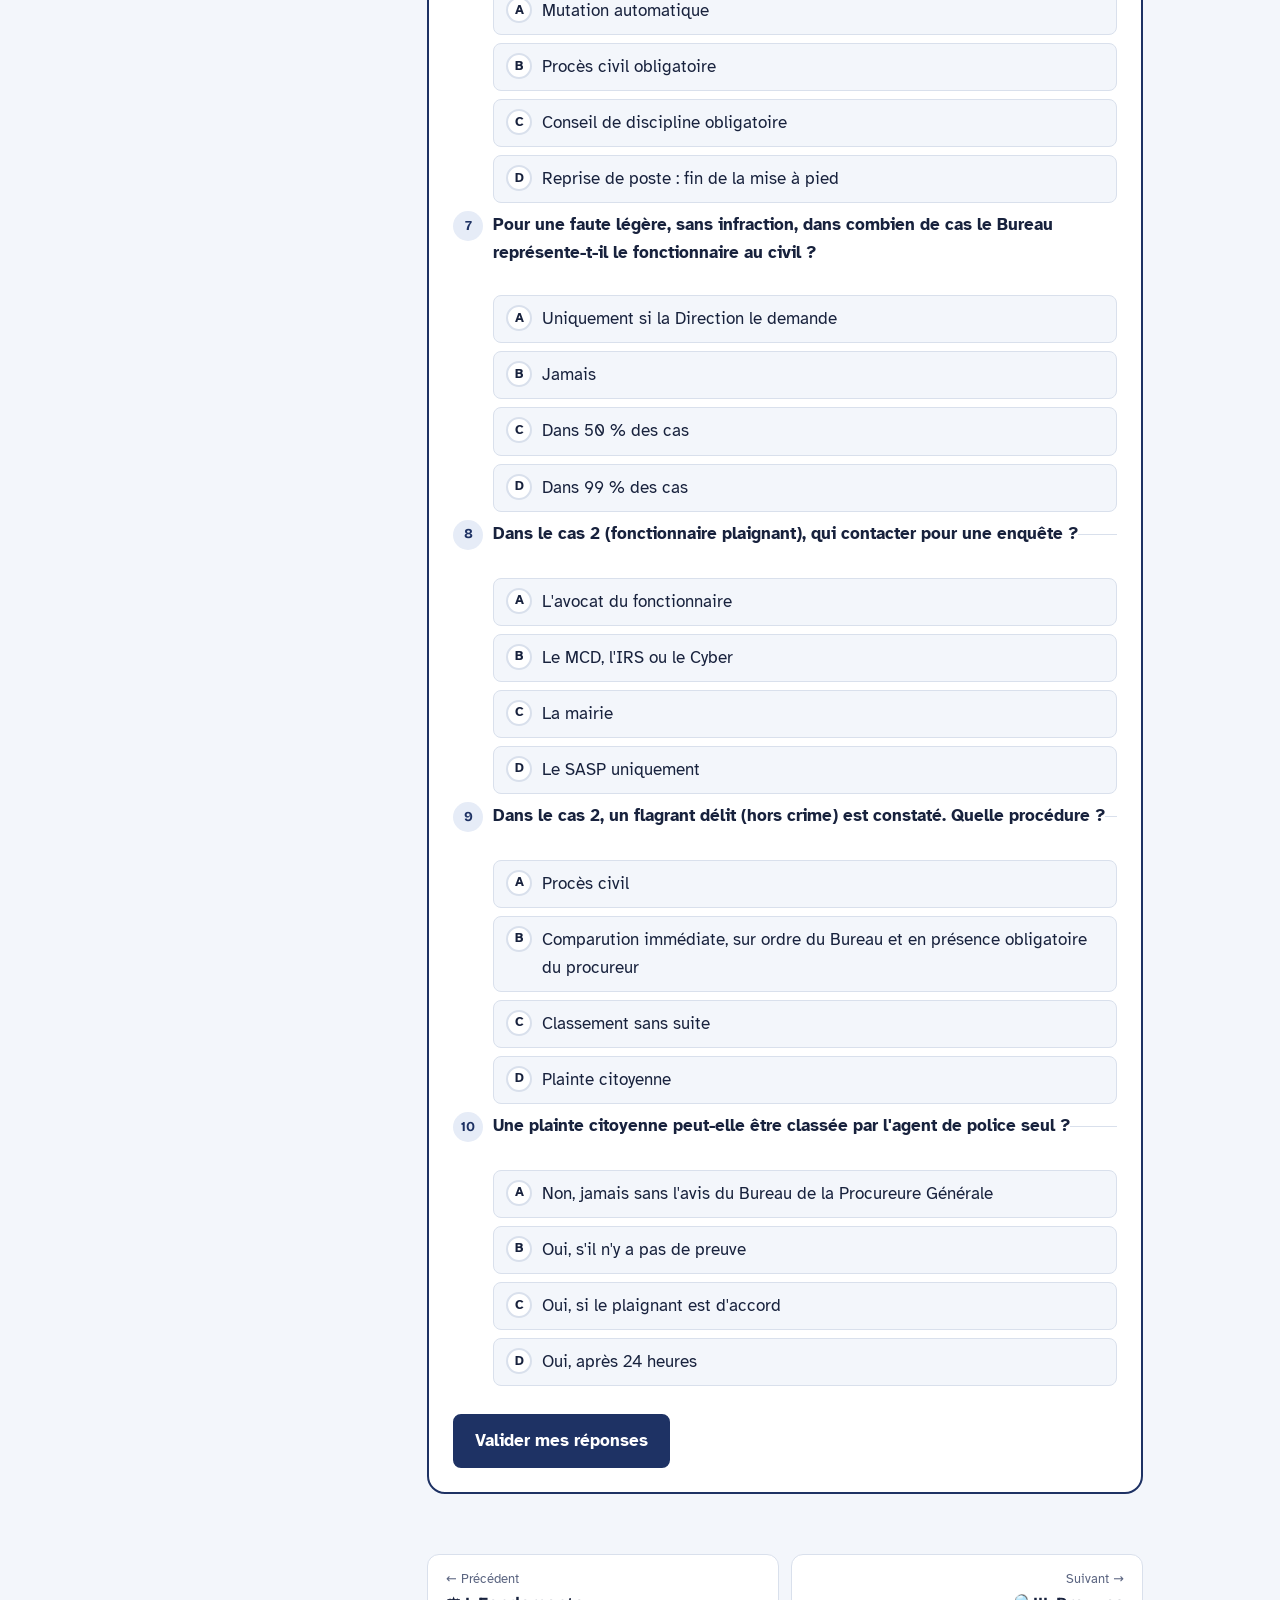
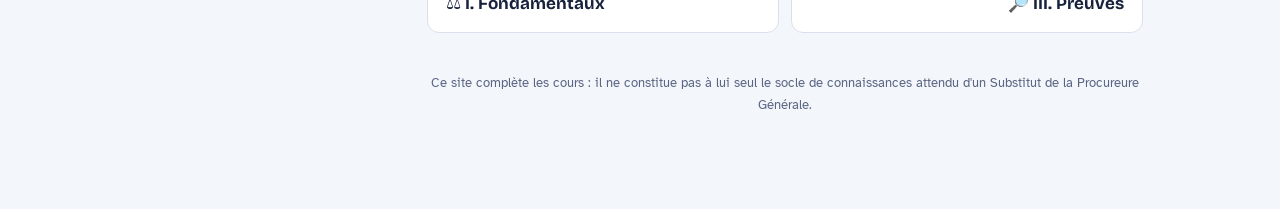
<file: plaintes.html>
<!doctype html>
<html lang="fr">
<head>
<meta charset="utf-8">
<meta name="viewport" content="width=device-width, initial-scale=1">
<title>II. Plaintes · Formation du Bureau de la Procureure Générale</title>
<meta name="description" content="Plainte DOJ et plainte citoyenne : rédaction, schéma interactif des suites, rôle du Bureau.">
<link rel="icon" href="assets/img/sceau-bleu.png">
<link rel="preconnect" href="https://fonts.googleapis.com">
<link rel="preconnect" href="https://fonts.gstatic.com" crossorigin>
<link href="https://fonts.googleapis.com/css2?family=Atkinson+Hyperlegible:ital,wght@0,400;0,700;1,400&family=Bricolage+Grotesque:opsz,wght@12..96,600;12..96,700;12..96,800&display=swap" rel="stylesheet">
<link rel="stylesheet" href="css/style.css">
<script>try{var d=document.documentElement;if(localStorage.getItem('bpg-dys')==='1')d.classList.add('dys');var t=localStorage.getItem('bpg-theme');if(t)d.setAttribute('data-theme',t);else if(matchMedia('(prefers-color-scheme: dark)').matches)d.setAttribute('data-theme','dark');var s=localStorage.getItem('bpg-size');if(s)d.setAttribute('data-size',s);}catch(e){}</script>
</head>
<body data-page="plaintes">
<main id="main"><div class="content">
<header class="page-head">
  <span class="part-tag">📝 Partie II</span>
  <h1>Les plaintes</h1>
  <p class="lede">Deux familles : la plainte DOJ, qui implique un fonctionnaire, et la plainte citoyenne. Dans les deux cas, c'est le Bureau qui décide des suites.</p>
  <ul class="toc">
    <li><a href="#doj">A. Plainte DOJ</a></li>
    <li><a href="#schema">Le schéma interactif</a></li>
    <li><a href="#citoyenne">B. Plainte citoyenne</a></li>
    <li><a href="#comparer">Comparer</a></li>
    <li><a href="#quiz" class="quiz-link">🧠 Quiz</a></li>
  </ul>
</header>

<section id="doj">
  <h2><span class="section-num">A.</span>La plainte DOJ</h2>
  <p>Elle est <strong>prise par le Bureau du Procureur</strong> et concerne un fonctionnaire, soit parce qu'il est <strong>visé</strong> par la plainte, soit parce qu'il est <strong>plaignant</strong>.</p>

  <h3>✍️ Rédiger la plainte</h3>
  <div class="grid-2">
    <div class="card navy"><h4>🗣️ À la première personne</h4><p>On écrit comme si le plaignant parlait : « Je… », <strong>entre guillemets</strong>.</p></div>
    <div class="card gold"><h4>➕ Avec les mentions finales</h4><p>La demande de dommages et intérêts, et la demande d'enquête. Le modèle ci-dessous se copie en un clic.</p></div>
  </div>

  <div class="template">« Je soussigné(e) [nom, prénom, fonction], déclare les faits suivants : [récit des faits, à la première personne, daté et précis].

En conséquence, je sollicite l'octroi de dommages et intérêts, dont le montant sera communiqué à l'issue de mon rendez-vous avec mon avocat, afin de permettre l'évaluation du préjudice moral et psychologique subi à la suite de ces faits.

Je demande que ces faits fassent l'objet d'une enquête et que toutes les suites appropriées puissent leur être données. »</div>
  <p class="zoom-cap">Les passages entre crochets sont à compléter. Les deux derniers paragraphes sont les mentions à ajouter systématiquement.</p>
</section>

<section id="schema">
  <h2>🗺️ Le schéma de la plainte DOJ, pas à pas</h2>
  <p>Choisissez une situation et suivez les flèches jusqu'à l'issue. Le fil en haut garde la trace de votre chemin : cliquez dessus pour revenir en arrière.</p>

  <div class="box piege" style="margin-top:0">
    <h4>🔔 Dans tous les cas</h4>
    <p><strong>TOUJOURS prévenir l'État-Major / la Direction du fonctionnaire.<br>TOUJOURS prévenir la Procureure Générale.</strong></p>
  </div>

  <div class="explorer" data-src="ex-plainte"></div>
  <script type="application/json" id="ex-plainte">
  {"start":"root","nodes":{
    "root":{"t":"Plainte DOJ","short":"Plainte DOJ","emo":"📝","c":"gold","html":"<p>Une plainte qui implique un fonctionnaire. Première question : quelle est sa place dans la plainte ?</p>","ch":[{"l":"Cas 1 : le fonctionnaire est visé par la plainte","to":"cas1","c":"red"},{"l":"Cas 2 : le fonctionnaire est plaignant","to":"cas2","c":"blue"}]},

    "cas1":{"t":"Cas 1 : le fonctionnaire est visé","short":"Cas 1","emo":"🎯","c":"blue","html":"<p><strong>Enquête du Bureau de la Procureure Générale</strong> pour :</p><ul><li>vérifier les faits ;</li><li>les caractériser : I, II ou III ;</li><li>décider de l'opportunité des poursuites.</li></ul><p>Qu'a révélé l'enquête ?</p>","ch":[{"l":"I. Assez d'éléments pour caractériser une infraction pénale","to":"i","c":"red"},{"l":"II. Assez d'éléments pour une faute professionnelle (pas une infraction)","to":"ii","c":"orange"},{"l":"III. Ni infraction, ni faute professionnelle","to":"iii","c":"green"}]},

    "i":{"t":"I. Infraction pénale caractérisée","short":"I. Infraction","emo":"🚨","c":"red","html":"<p><strong>Confrontation systématique</strong> entre le fonctionnaire visé et le plaignant. <strong>Respect du contradictoire !</strong></p><p>Dans ce contexte, le Bureau n'est plus l'avocat du fonctionnaire (dans 99 % des cas). Il représente l'intérêt général, l'intérêt de l'État, l'intérêt de tous : si un préjudice est commis envers l'État, il ne peut pas le défendre.</p><ul><li>Préjudice envers l'État = <strong>infraction</strong></li><li>Réparation de ce préjudice = <strong>sanction pénale</strong> (prison, amende)</li><li>Le Bureau ne représente (quasiment) jamais le fonctionnaire au civil dans ce contexte.</li></ul>","note":"Exceptions où le Bureau n'est plus l'accusation pénale : procureur spécial, etc. Voir le cours sur les exceptions.","ch":[{"l":"A) Délit majeur ou crime","to":"ia","c":"red"},{"l":"B) Délit mineur ou contravention","to":"ib","c":"orange"}]},

    "ia":{"t":"A) Délit majeur ou crime","short":"A) Délit majeur/Crime","emo":"🔴","c":"red","html":"<p><strong>Mise à pied</strong> pendant le procès ou l'accord :</p><ul><li>prévenir la Direction / l'État-Major ;</li><li>prévenir la mairie.</li></ul><p>Deux solutions pour la suite :</p>","ch":[{"l":"Solution 1 : le procès","to":"proces","c":"red"},{"l":"Solution 2 : l'accord","to":"accord","c":"orange"}]},
    "proces":{"t":"Le procès","short":"Procès","emo":"🧑‍⚖️","c":"red","html":"<p>À l'issue, deux solutions.</p>","ch":[{"l":"Coupable","to":"coupable","c":"red"},{"l":"Non coupable","to":"noncoupable","c":"green"}]},
    "accord":{"t":"L'accord","short":"Accord","emo":"🤝","c":"orange","html":"<p>Comme pour le procès, l'issue mène à deux solutions.</p>","ch":[{"l":"Coupable","to":"coupable","c":"red"},{"l":"Non coupable","to":"noncoupable","c":"green"}]},
    "coupable":{"t":"Coupable","short":"Coupable","emo":"⛓️","c":"red","html":"<p>Amende, prison…</p><p>Puis : <strong>conseil de discipline</strong> ou <strong>licenciement immédiat</strong>.</p>"},
    "noncoupable":{"t":"Non coupable","short":"Non coupable","emo":"🟢","c":"green","html":"<p>Pas de condamnation.</p><p><strong>Reprise de poste</strong> : fin de la mise à pied.</p>"},
    "ib":{"t":"B) Délit mineur ou contravention","short":"B) Délit mineur","emo":"🟠","c":"orange","html":"<p><strong>Sanctions administratives proportionnées</strong> : avertissement, blâme, amende, mise à pied.</p><ul><li>prévenir la Direction / l'État-Major (EM) ;</li><li>conseil de discipline possible.</li></ul>"},

    "ii":{"t":"II. Faute professionnelle","short":"II. Faute pro","emo":"🧾","c":"orange","html":"<p>Assez d'éléments pour caractériser une faute professionnelle, qui n'est pas une infraction pénale. Quelle gravité ?</p>","ch":[{"l":"Faute grave (sans poursuite pénale)","to":"fg","c":"red"},{"l":"Faute intermédiaire (manquement important, moyen, médiocre)","to":"fi","c":"orange"},{"l":"Faute légère","to":"fl","c":"green"}]},
    "fg":{"t":"Faute grave, sans poursuite pénale","short":"Faute grave","emo":"🔴","c":"red","html":"<p>Si la faute justifiait des poursuites pénales, on serait dans le cas I. Ici, deux issues disciplinaires :</p>","ch":[{"l":"Conseil de discipline qui mène au licenciement","to":"fg1","c":"red"},{"l":"Conseil de discipline ou autre sanction, sans licenciement","to":"fg2","c":"orange"}]},
    "fg1":{"t":"Licenciement après conseil de discipline","short":"Licenciement","emo":"📤","c":"red","html":"<p>Le fonctionnaire est licencié. Le plaignant peut encore agir au civil.</p>","ch":[{"l":"Le plaignant agit au civil","to":"civil","c":"pink"}]},
    "fg2":{"t":"Sanction sans licenciement","short":"Sanction","emo":"📋","c":"orange","html":"<p>Conseil de discipline ou autre sanction qui ne mène pas au licenciement. Le plaignant peut encore agir au civil.</p>","ch":[{"l":"Le plaignant agit au civil","to":"civil","c":"pink"}]},
    "fi":{"t":"Faute intermédiaire","short":"Faute intermédiaire","emo":"🟠","c":"orange","html":"<p><strong>Sanction proportionnée à la faute</strong>, en adéquation avec l'avis de la Direction / de l'État-Major.</p>","ch":[{"l":"Le plaignant agit au civil","to":"civil","c":"pink"}]},
    "fl":{"t":"Faute légère","short":"Faute légère","emo":"🟢","c":"green","html":"<p>Sermon, remontrance, sanction faible (avertissement).</p>","note":"Le Bureau du Procureur représente le fonctionnaire dans 99 % des cas pour une faute légère, s'il n'y a pas de faute, ou s'il n'y a pas d'infraction.","ch":[{"l":"Le plaignant agit au civil","to":"civil","c":"pink"}]},

    "iii":{"t":"III. Ni infraction, ni faute professionnelle","short":"III. Rien","emo":"📁","c":"green","html":"<p><strong>Classement sans suite au pénal.</strong></p>","note":"Le Bureau du Procureur représente le fonctionnaire dans 99 % des cas pour une faute légère, s'il n'y a pas de faute, ou s'il n'y a pas d'infraction.","ch":[{"l":"Le plaignant agit malgré tout au civil","to":"civil","c":"pink"}]},

    "civil":{"t":"Action au civil du plaignant (demandeur)","short":"Civil","emo":"💼","c":"pink","html":"<p>Le plaignant demande réparation. Le Bureau représente-t-il le fonctionnaire (ou l'ancien fonctionnaire) ?</p>","ch":[{"l":"Le Bureau accepte de le représenter","to":"civ-oui","c":"green"},{"l":"Le Bureau refuse de le représenter","to":"civ-non","c":"red"}]},
    "civ-oui":{"t":"Le Bureau représente le fonctionnaire","short":"Bureau défend","emo":"🛡️","c":"green","html":"<p>Le Bureau se constitue <strong>partie défenderesse</strong>.</p>","ch":[{"l":"Recherche d'accord","to":"rech1","c":"gold"}]},
    "civ-non":{"t":"Le Bureau refuse","short":"Bureau refuse","emo":"🙅","c":"red","html":"<p>Le fonctionnaire doit trouver un avocat, s'il le souhaite.</p>","ch":[{"l":"Recherche d'accord","to":"rech1","c":"gold"}]},
    "rech1":{"t":"Recherche d'accord","short":"Recherche d'accord","emo":"🤝","c":"gold","html":"<p>Le Bureau est soit <strong>une partie</strong> (s'il représente le fonctionnaire), soit <strong>l'arbitre</strong> de la confrontation.</p>","ch":[{"l":"Accord","to":"acc1","c":"green"},{"l":"Pas d'accord","to":"nacc1","c":"red"}]},
    "acc1":{"t":"Accord trouvé","short":"Accord","emo":"✅","c":"green","html":"<p>L'affaire se règle à l'amiable.</p>"},
    "nacc1":{"t":"Pas d'accord : procès civil","short":"Procès civil","emo":"🧑‍⚖️","c":"red","html":"<p>Procès civil : <strong>demande de réparation des préjudices</strong>.</p>"},

    "cas2":{"t":"Cas 2 : le fonctionnaire est plaignant","short":"Cas 2","emo":"🙋","c":"blue","html":"<p>Première étape : <strong>établir le préjudice</strong>.</p><ul><li>Préjudice <strong>à l'État</strong> : volet pénal.</li><li>Préjudice <strong>au fonctionnaire directement</strong> : volet civil.</li></ul>","ch":[{"l":"Contacter les services compétents","to":"services","c":"blue"}]},
    "services":{"t":"Contacter les services compétents","short":"Services","emo":"📞","c":"red","html":"<ul><li>Besoin d'une <strong>arrestation immédiate</strong> : SASP.</li><li>Besoin d'une <strong>enquête</strong> : MCD, IRS, Cyber.</li></ul>","ch":[{"l":"Faire une audition libre de la personne visée","to":"audition","c":"blue"}]},
    "audition":{"t":"Audition libre de la personne visée par la plainte","short":"Audition libre","emo":"🎙️","c":"blue","html":"<p>Avec ou sans le SASP. Ensuite, trois voies possibles.</p>","note":"Pénal et civil ne sont pas antinomiques, mais pas systématiques non plus : on peut poursuivre au pénal sans action civile, agir au civil sans poursuite pénale, ou faire l'un ou l'autre.","ch":[{"l":"Poursuite pénale (infraction caractérisée)","to":"penal","c":"red"},{"l":"Action au civil","to":"civil2","c":"blue"},{"l":"Ni poursuite pénale, ni action au civil","to":"sans","c":"green"}]},
    "penal":{"t":"Poursuite pénale","short":"Pénal","emo":"🚓","c":"red","html":"<p><strong>Arrestation par le SASP sur ordre du procureur.</strong> Ensuite, selon la situation :</p>","ch":[{"l":"Cas général","to":"classique","c":"red"},{"l":"Flagrant délit (article 2.9 du Code pénal)","to":"flag","c":"blue"}]},
    "classique":{"t":"Procès pénal classique ou accord pénal","short":"Procès/accord","emo":"🧑‍⚖️","c":"red","html":"<p>Le Bureau mène l'accusation : procès, ou accord négocié (voir partie V).</p>"},
    "flag":{"t":"Comparution immédiate","short":"CI","emo":"⚡","c":"blue","html":"<p>Possible <strong>s'il ne s'agit pas d'un crime</strong>.</p><p>L'ordre est donné par le Bureau de la Procureure Générale, et la <strong>présence du procureur est obligatoire</strong>.</p>"},
    "civil2":{"t":"Action au civil","short":"Civil","emo":"💼","c":"blue","html":"<p>Le Bureau de la Procureure Générale se porte <strong>partie demanderesse</strong> au civil.</p>","ch":[{"l":"Recherche d'accord","to":"rech2","c":"gold"}]},
    "rech2":{"t":"Recherche d'accord","short":"Recherche d'accord","emo":"🤝","c":"gold","html":"<p>Le Bureau de la Procureure Générale est ici <strong>partie demanderesse</strong>.</p>","ch":[{"l":"Accord","to":"acc2","c":"green"},{"l":"Pas d'accord","to":"nacc2","c":"red"}]},
    "acc2":{"t":"Accord trouvé","short":"Accord","emo":"✅","c":"green","html":"<p>L'affaire se règle à l'amiable.</p>"},
    "nacc2":{"t":"Pas d'accord : procès civil","short":"Procès civil","emo":"🧑‍⚖️","c":"red","html":"<p>Procès civil : <strong>demande de réparation des préjudices</strong>.</p>"},
    "sans":{"t":"Plainte classée sans suite","short":"Sans suite","emo":"📁","c":"green","html":"<p>Ni poursuite pénale, ni action civile : la plainte est classée.</p>"}
  }}
  </script>

  <h3>Le schéma original</h3>
  <p>Pour avoir la vue d'ensemble, ouvrez le schéma complet de la formation. Il se lit de gauche à droite.</p>
  <button type="button" class="zoom-thumb" data-full="assets/img/schema-plainte.png" data-alt="Schéma complet de la plainte DOJ" aria-label="Agrandir le schéma complet de la plainte DOJ"><img src="assets/img/schema-plainte.png" alt="Schéma complet de la plainte DOJ : cas 1 fonctionnaire visé, cas 2 fonctionnaire plaignant" loading="lazy"></button>
  <p class="zoom-cap">🔍 Cliquez pour ouvrir en grand, puis « Taille réelle » pour lire les détails.</p>

  <h3>Le code couleur du schéma</h3>
  <div class="grid-3">
    <div class="card red"><h4 class="c-red">Rouge</h4><p>Pénal lourd, faute grave, étapes de contact des services.</p></div>
    <div class="card orange"><h4 class="c-orange">Orange</h4><p>Délit mineur, faute intermédiaire, sanctions proportionnées.</p></div>
    <div class="card green"><h4 class="c-green">Vert</h4><p>Faute légère, non-culpabilité, accord trouvé.</p></div>
    <div class="card blue"><h4 class="c-blue">Bleu</h4><p>L'enquête du Bureau et le flagrant délit.</p></div>
  </div>
</section>

<section id="citoyenne">
  <h2><span class="section-num">B.</span>La plainte citoyenne</h2>
  <p>Même logique que la plainte DOJ, mais entre citoyens, et prise par la police.</p>
  <div class="flow">
    <div class="step"><b>👮 Prise de plainte</b>Par un agent de police, qui enquête de son côté.</div>
    <div class="step"><b>📞 Avis du Bureau</b>L'agent demande quoi faire : audition libre, vérification des preuves…</div>
    <div class="step"><b>⚖️ Décision du Bureau</b>Opportunité des poursuites + état de la plainte (ouverte ou close).</div>
    <div class="step"><b>🤜🤛 Confrontation</b>Presque toujours, entre le plaignant et la personne visée.</div>
    <div class="step"><b>🏁 Issue</b>Procès, accord… ou rien du tout.</div>
  </div>

  <div class="grid-2">
    <div class="card navy"><h4>🗣️ La qualification, c'est nous</h4><p>Si la procédure est pénale, c'est le <strong>procureur</strong> qui énonce la qualification des faits.</p></div>
    <div class="card red"><h4>🚫 Jamais de classement seul</h4><p>Une plainte ne doit <strong>pas</strong> être terminée ou classée sans l'avis du Bureau de la Procureure Générale.</p></div>
    <div class="card blue"><h4>💼 Le civil reste ouvert</h4><p>Une plainte peut rester au civil même si l'accusation (c'est-à-dire nous) ne l'a pas poursuivie au pénal.</p></div>
  </div>
</section>

<section id="comparer">
  <h2>🔁 DOJ ou citoyenne : ce qui change</h2>
  <div class="table-wrap"><table>
    <thead><tr><th></th><th>Plainte DOJ</th><th>Plainte citoyenne</th></tr></thead>
    <tbody>
      <tr><td><strong>Qui la prend ?</strong></td><td>Le Bureau du Procureur</td><td>Un agent de police</td></tr>
      <tr><td><strong>Qui enquête ?</strong></td><td>Le Bureau de la Procureure Générale</td><td>L'agent, en demandant l'avis du Bureau</td></tr>
      <tr><td><strong>Qui est impliqué ?</strong></td><td>Un fonctionnaire (visé ou plaignant)</td><td>Des citoyens</td></tr>
      <tr><td><strong>Confrontation</strong></td><td>Systématique en cas d'infraction</td><td>Quasiment toujours</td></tr>
      <tr><td><strong>Opportunité des poursuites</strong></td><td>Le Bureau</td><td>Le Bureau</td></tr>
      <tr><td><strong>Suite civile possible</strong></td><td>Oui</td><td>Oui, même sans poursuite pénale</td></tr>
    </tbody>
  </table></div>
</section>

<aside class="box retenir">
  <h3>📌 À retenir</h3>
  <ul>
    <li>Plainte DOJ : rédigée par le Bureau, <strong>à la première personne, entre guillemets</strong>, avec les mentions de dommages et intérêts et de demande d'enquête.</li>
    <li>Cas 1 (fonctionnaire visé) : enquête du Bureau, puis qualification <strong>I</strong> (infraction), <strong>II</strong> (faute pro) ou <strong>III</strong> (rien).</li>
    <li>En cas d'infraction : <strong>confrontation systématique</strong>, respect du contradictoire, et le Bureau n'est plus l'avocat du fonctionnaire.</li>
    <li>Cas 2 (fonctionnaire plaignant) : établir le préjudice (État = pénal, fonctionnaire = civil), puis pénal, civil, les deux ou aucun.</li>
    <li><strong>Toujours</strong> prévenir la Direction / l'État-Major et la Procureure Générale.</li>
    <li>Plainte citoyenne : jamais classée sans l'avis du Bureau.</li>
  </ul>
</aside>

<aside class="box reflexe">
  <h3>⚡ Fiche réflexe : « Je reçois une plainte »</h3>
  <ul class="checklist">
    <li><label><input type="checkbox"><span><span class="step">1.</span>DOJ ou citoyenne ? Si un fonctionnaire est impliqué : visé (cas 1) ou plaignant (cas 2) ?</span></label></li>
    <li><label><input type="checkbox"><span><span class="step">2.</span>Je préviens la Procureure Générale et la Direction / l'État-Major du fonctionnaire.</span></label></li>
    <li><label><input type="checkbox"><span><span class="step">3.</span>Plainte DOJ : je la rédige à la première personne, entre guillemets, avec les deux mentions finales.</span></label></li>
    <li><label><input type="checkbox"><span><span class="step">4.</span>J'enquête et je qualifie : infraction (I), faute pro (II) ou rien (III).</span></label></li>
    <li><label><input type="checkbox"><span><span class="step">5.</span>J'organise la confrontation en respectant le contradictoire.</span></label></li>
    <li><label><input type="checkbox"><span><span class="step">6.</span>J'oriente : pénal, disciplinaire, civil, et je sais si le Bureau représente ou non le fonctionnaire.</span></label></li>
  </ul>
</aside>

<section class="quiz" id="quiz" data-quiz="plaintes">
  <h2>🧠 Quiz : Plaintes</h2>
  <p class="quiz-intro">10 questions. Répondez à tout, puis validez : la correction détaillée s'affiche à la fin.</p>
  <script type="application/json">
  [
    {"q":"Comment rédige-t-on une plainte DOJ ?","o":["À la troisième personne, sous forme de rapport","À la première personne, entre guillemets","Sous forme de questions-réponses","En reprenant uniquement les articles du Code pénal"],"a":1,"e":"La plainte DOJ est prise par le Bureau et rédigée à la première personne, entre guillemets."},
    {"q":"Quelles mentions faut-il ajouter à la fin d'une plainte DOJ ?","o":["La peine demandée et le numéro d'article","Le nom de l'avocat et sa signature","La demande de dommages et intérêts et la demande d'enquête","La date du procès"],"a":2,"e":"On ajoute la demande de dommages et intérêts (montant communiqué après le rendez-vous avec l'avocat) et la demande que les faits fassent l'objet d'une enquête."},
    {"q":"Dans le cas 1, que doit permettre l'enquête du Bureau ?","o":["Vérifier les faits, les caractériser (I/II/III) et décider de l'opportunité des poursuites","Uniquement fixer le montant des dommages et intérêts","Désigner un avocat au fonctionnaire","Prévenir la presse"],"a":0,"e":"L'enquête sert à vérifier les faits, à les caractériser en I, II ou III et à décider de l'opportunité des poursuites."},
    {"q":"Un fonctionnaire est visé pour une infraction pénale caractérisée. Quelle est la position du Bureau ?","o":["Il reste son avocat","Il n'est plus son avocat dans 99 % des cas : il représente l'intérêt général","Il se retire totalement de l'affaire","Il devient juge de l'affaire"],"a":1,"e":"Le Bureau représente l'intérêt de l'État et de tous : il ne peut pas défendre un préjudice commis envers l'État."},
    {"q":"Que se passe-t-il pour un fonctionnaire visé pour un délit majeur ou un crime, pendant le procès ou l'accord ?","o":["Il continue normalement son service","Il est immédiatement licencié","Il est mis à pied, et l'on prévient la Direction/EM et la mairie","Il est placé en détention d'office"],"a":2,"e":"Mise à pied durant le procès ou l'accord, avec information de la Direction/État-Major et de la mairie."},
    {"q":"Le fonctionnaire est déclaré non coupable. Quelle est la suite ?","o":["Conseil de discipline obligatoire","Reprise de poste : fin de la mise à pied","Mutation automatique","Procès civil obligatoire"],"a":1,"e":"Pas de condamnation : reprise de poste, fin de la mise à pied."},
    {"q":"Pour une faute légère, sans infraction, dans combien de cas le Bureau représente-t-il le fonctionnaire au civil ?","o":["Jamais","Dans 50 % des cas","Uniquement si la Direction le demande","Dans 99 % des cas"],"a":3,"e":"Le Bureau représente le fonctionnaire dans 99 % des cas pour une faute légère, sans faute ou sans infraction."},
    {"q":"Dans le cas 2 (fonctionnaire plaignant), qui contacter pour une enquête ?","o":["Le SASP uniquement","La mairie","Le MCD, l'IRS ou le Cyber","L'avocat du fonctionnaire"],"a":2,"e":"Arrestation immédiate : SASP. Enquête : MCD, IRS, Cyber."},
    {"q":"Dans le cas 2, un flagrant délit (hors crime) est constaté. Quelle procédure ?","o":["Comparution immédiate, sur ordre du Bureau et en présence obligatoire du procureur","Procès civil","Classement sans suite","Plainte citoyenne"],"a":0,"e":"Flagrant délit (article 2.9) : comparution immédiate si ce n'est pas un crime, ordre donné par le Bureau, présence du procureur obligatoire."},
    {"q":"Une plainte citoyenne peut-elle être classée par l'agent de police seul ?","o":["Oui, s'il n'y a pas de preuve","Oui, après 24 heures","Oui, si le plaignant est d'accord","Non, jamais sans l'avis du Bureau de la Procureure Générale"],"a":3,"e":"Une plainte ne doit pas être terminée ou classée sans l'avis du Bureau de la Procureure Générale."}
  ]
  </script>
</section>

</div></main>
<script src="js/main.js"></script>
</body>
</html>
</file>
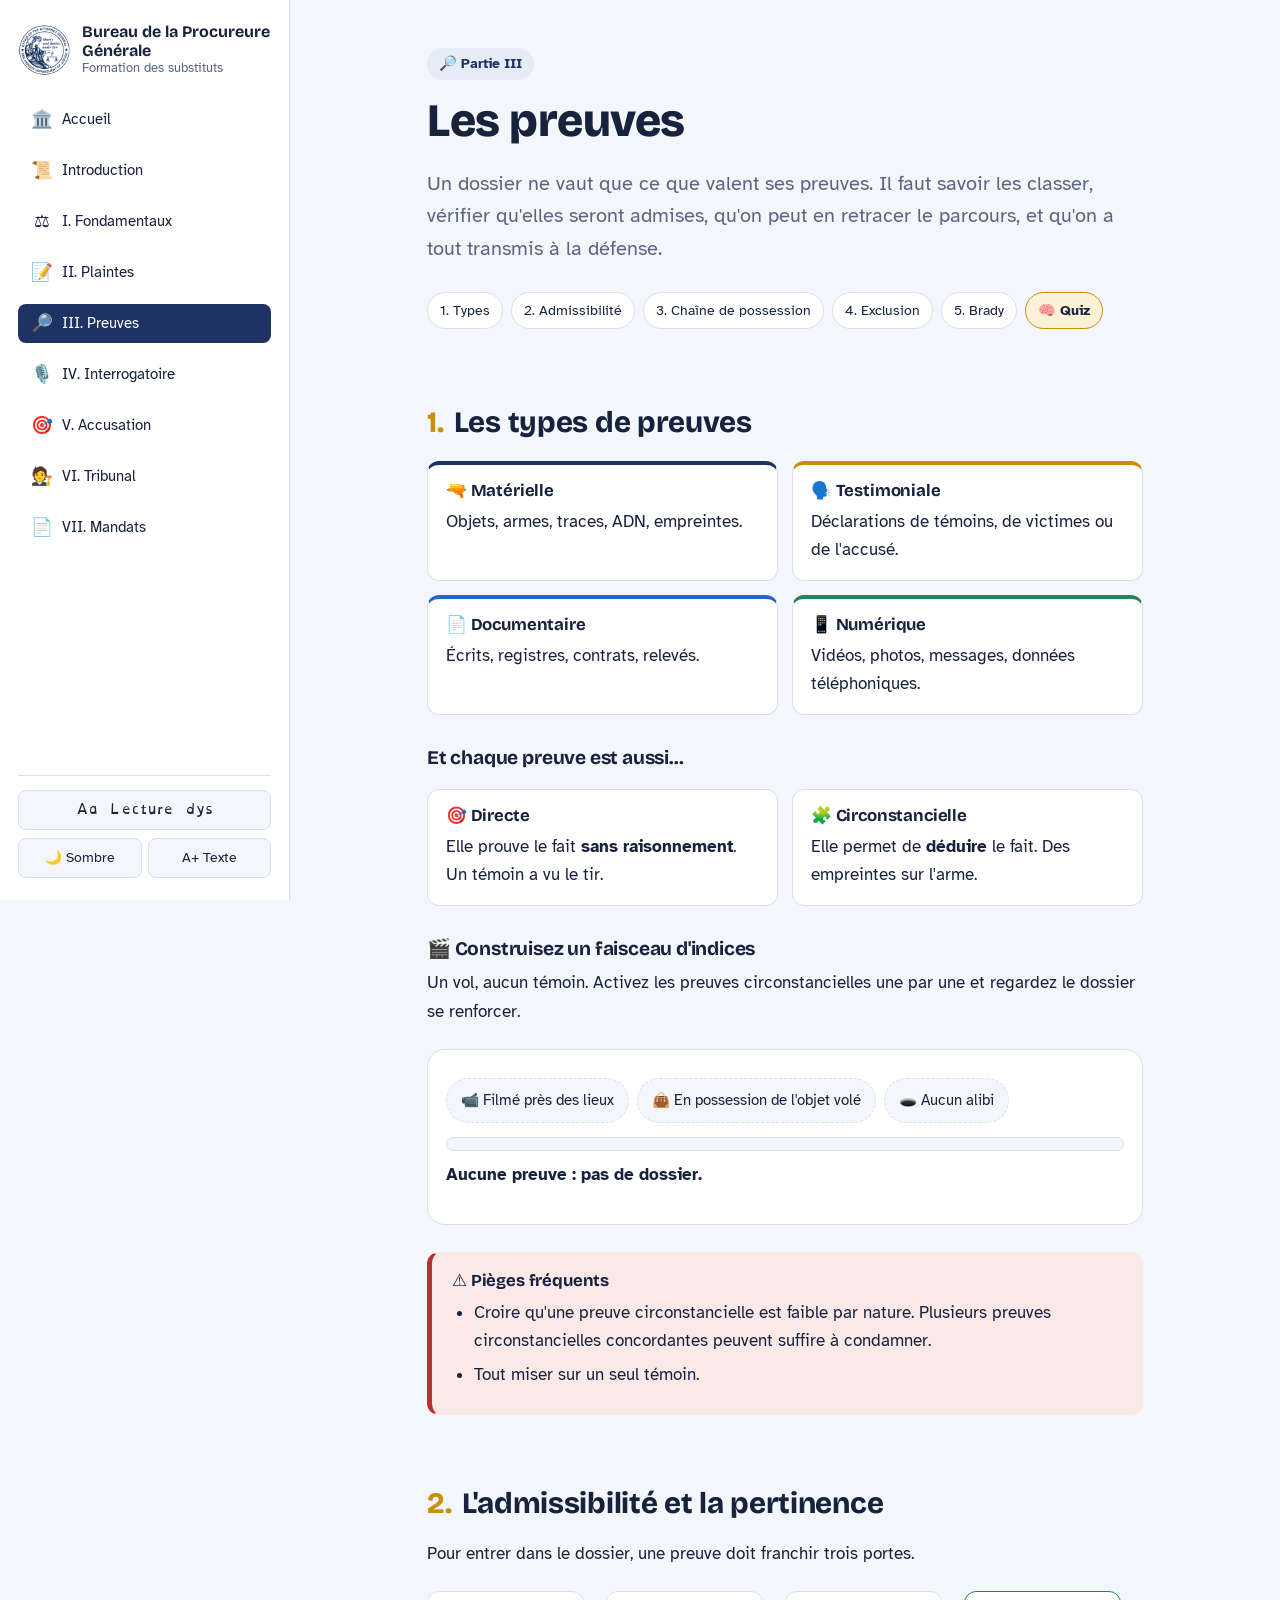
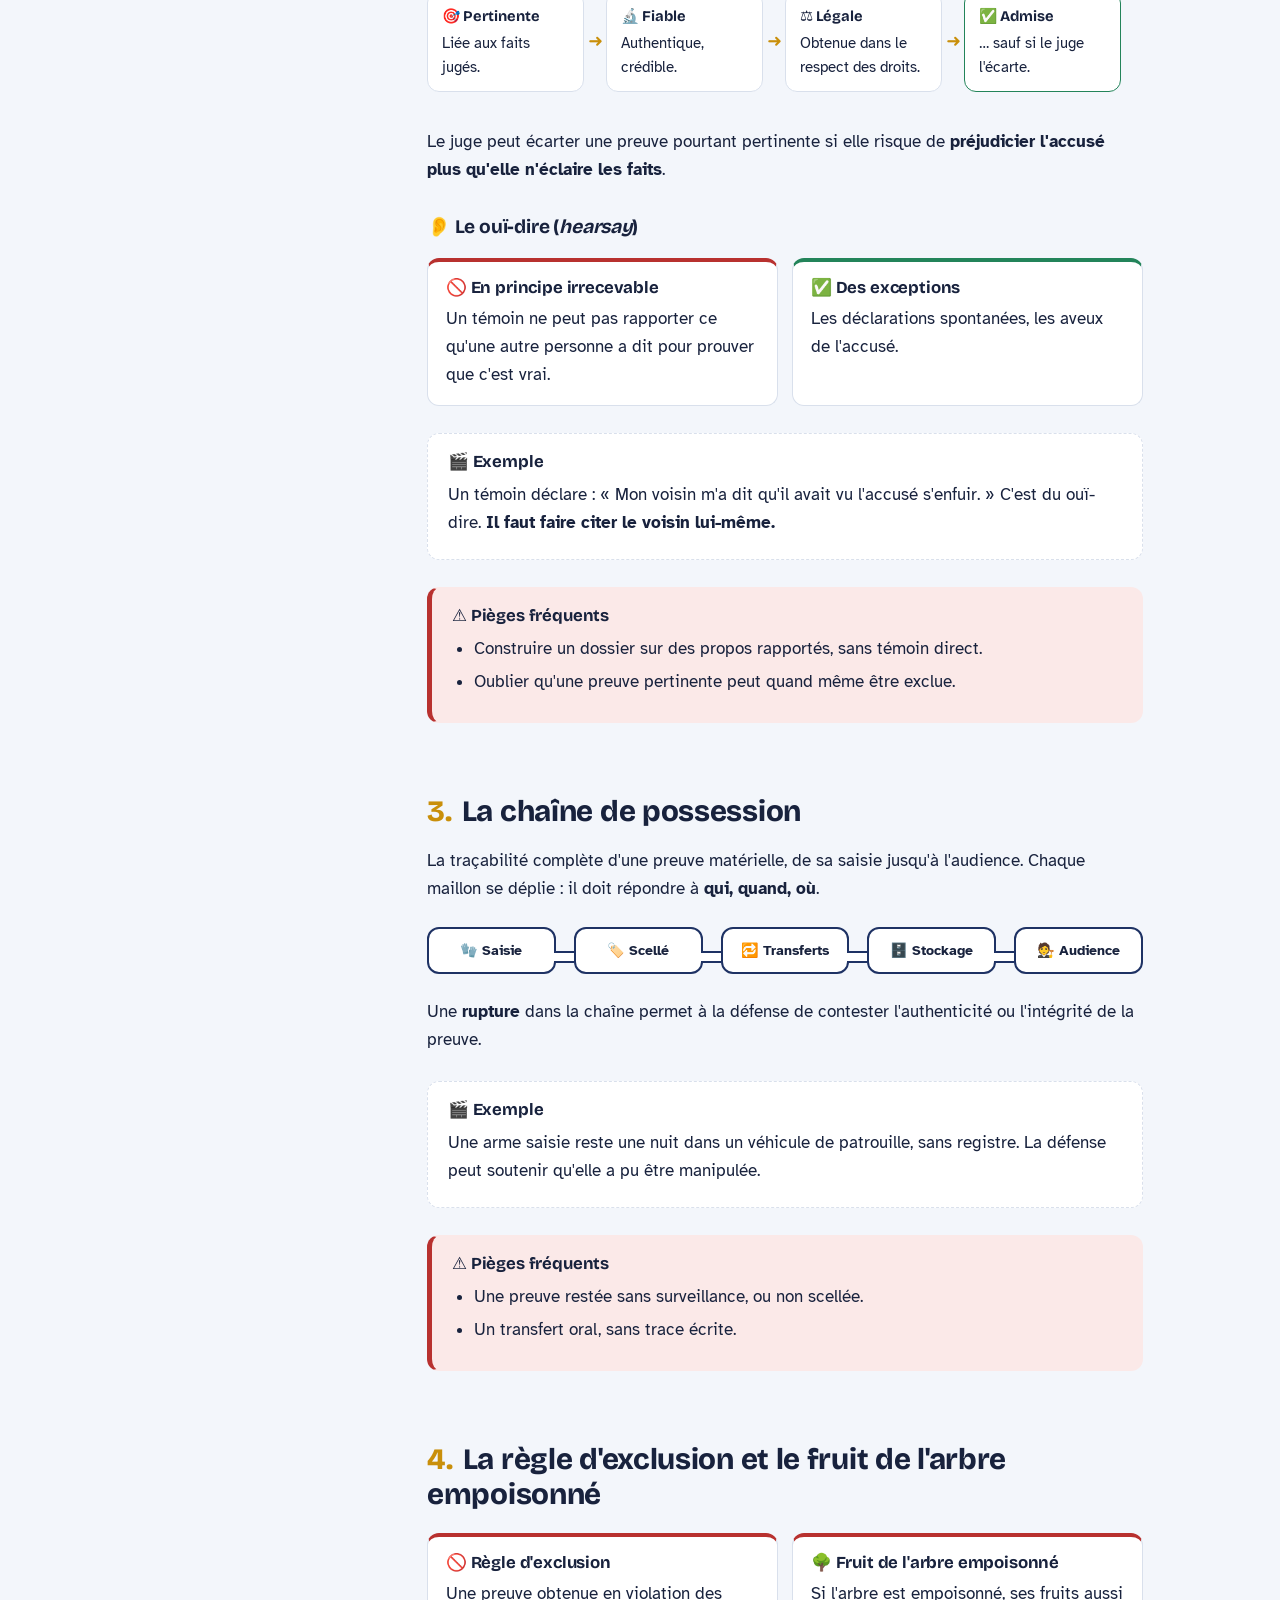
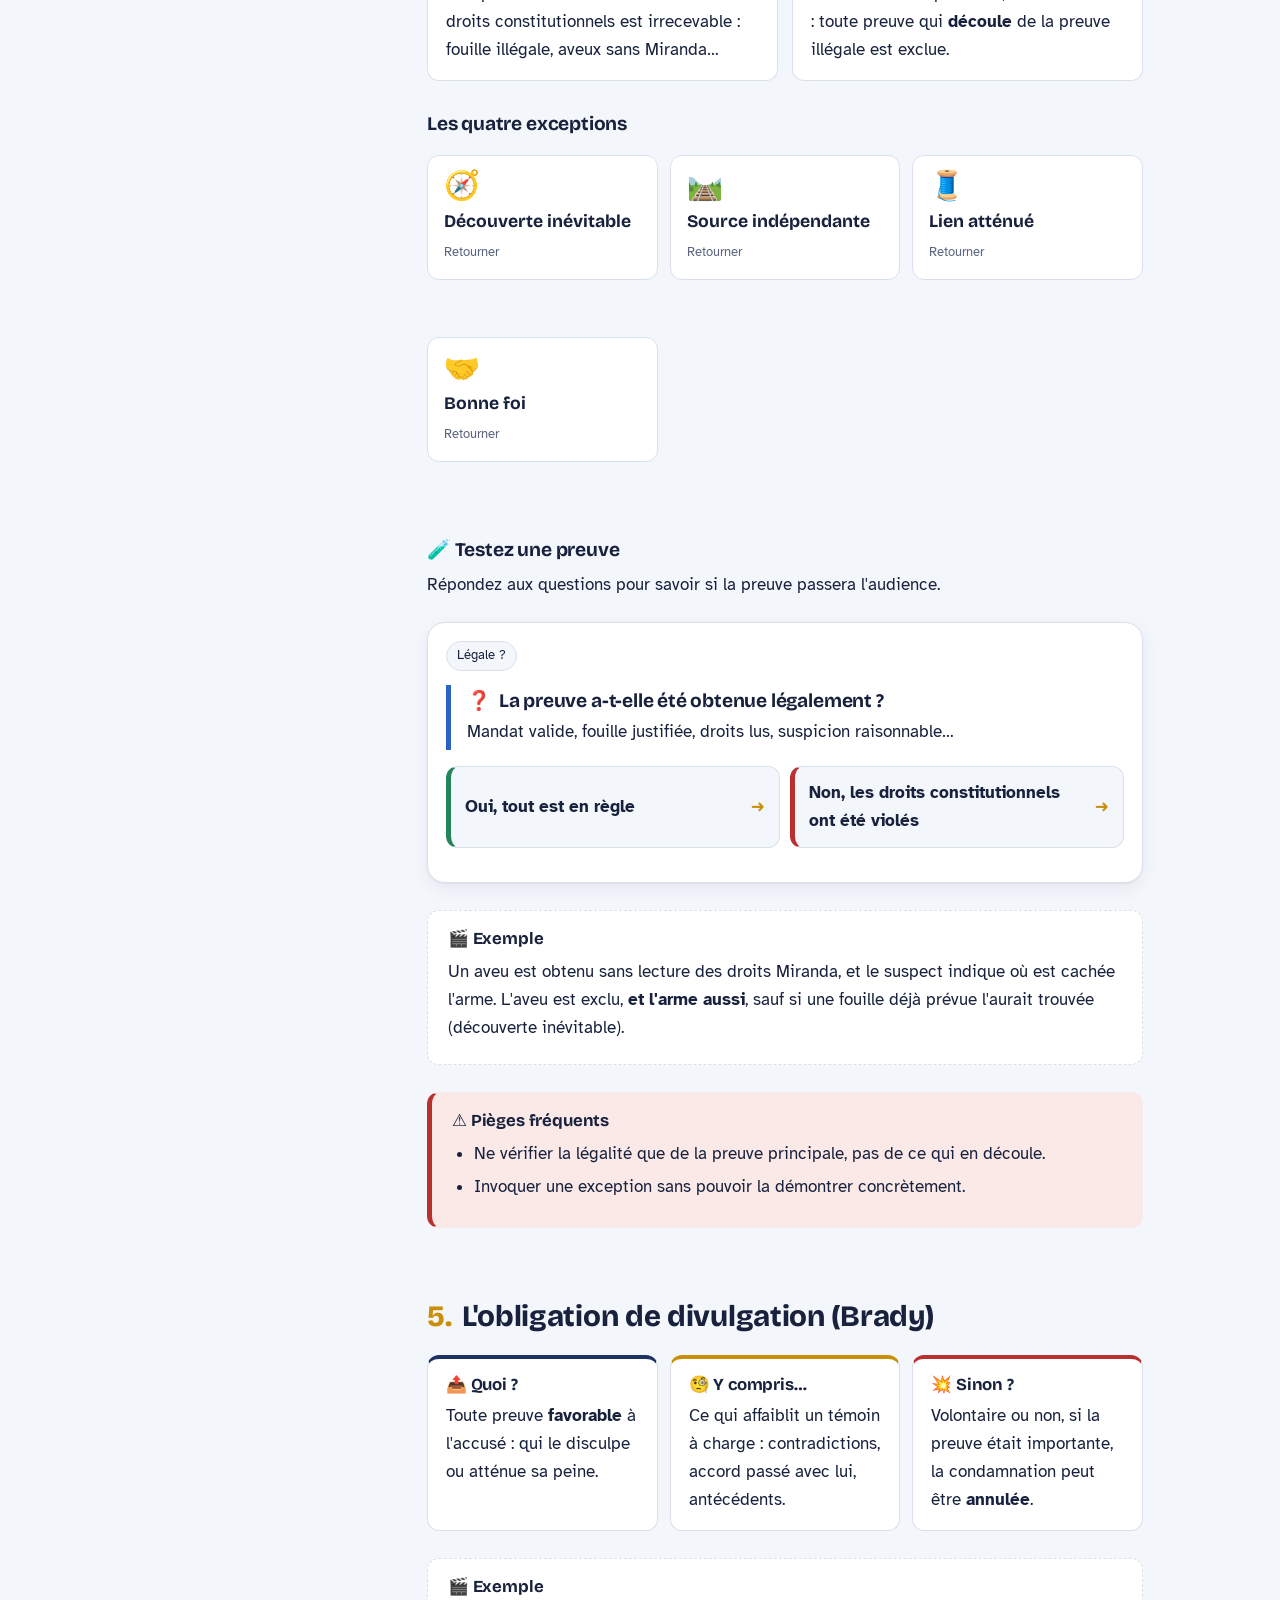
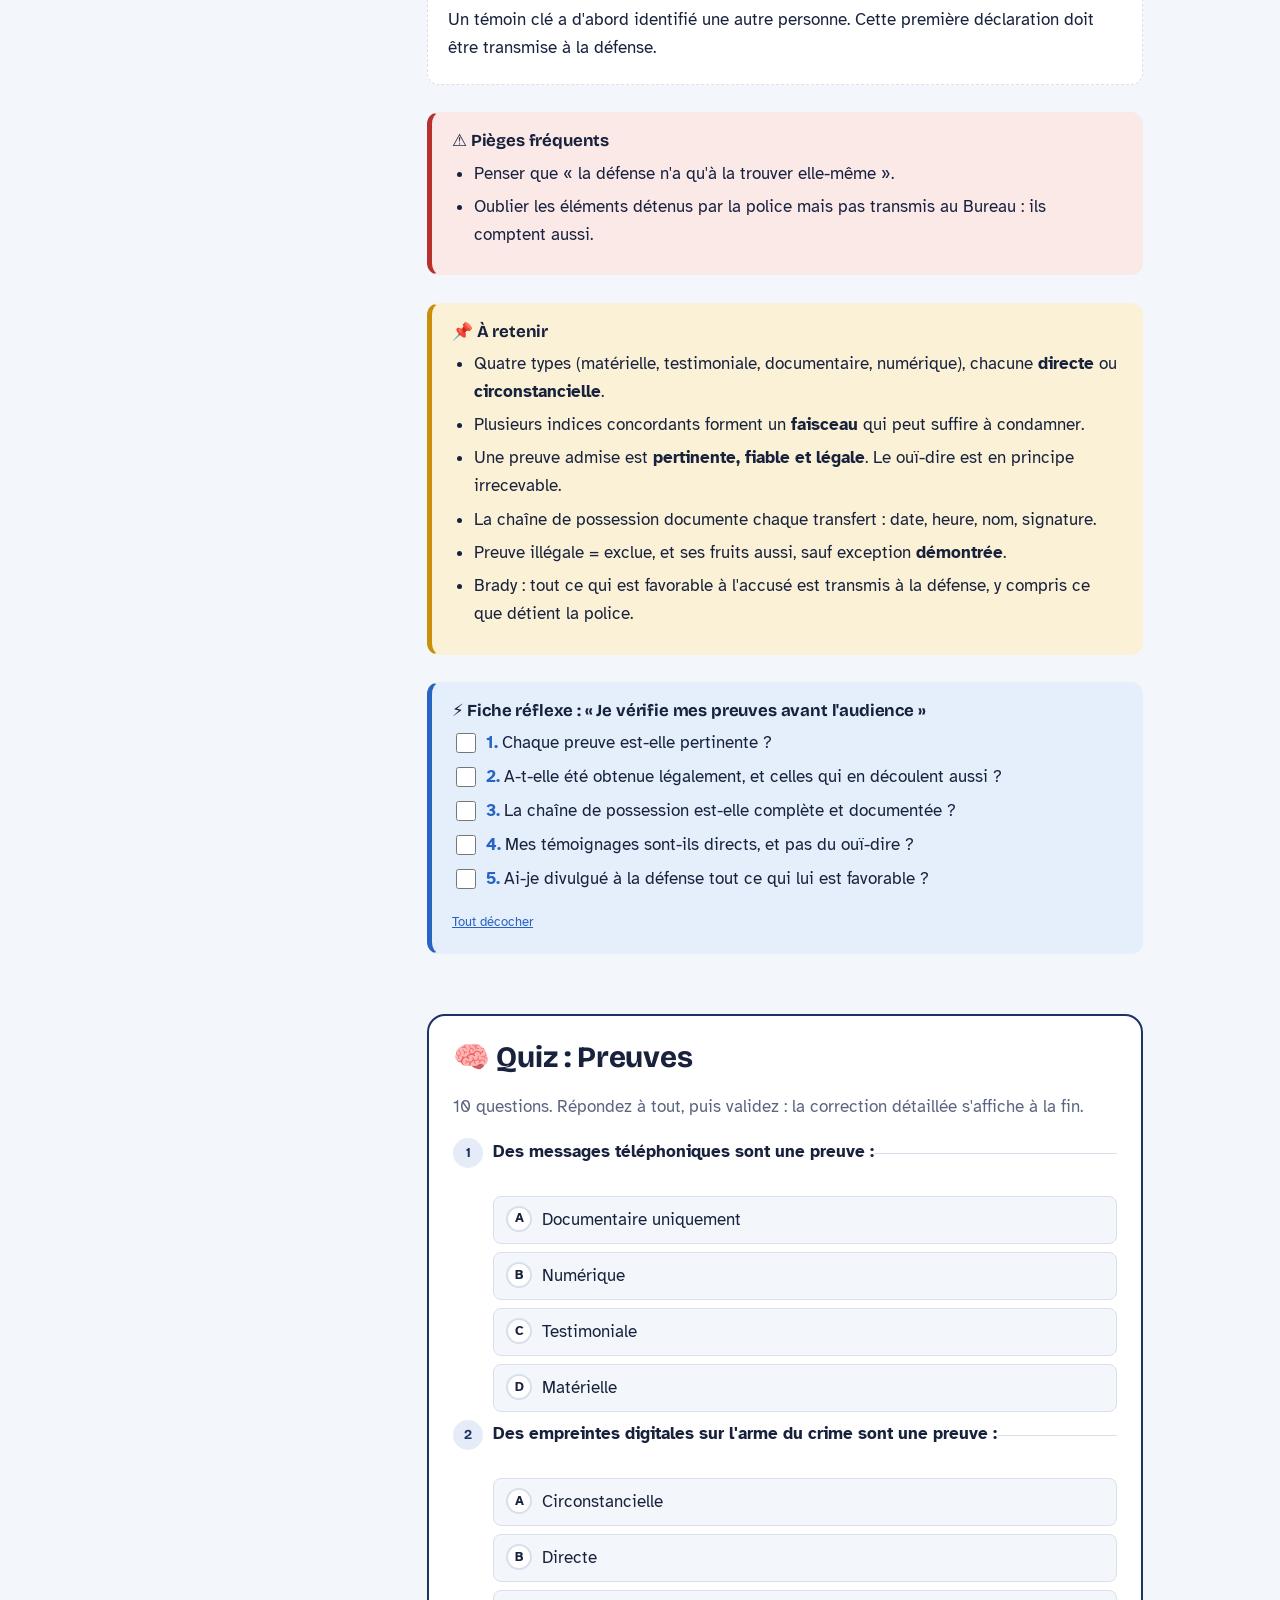
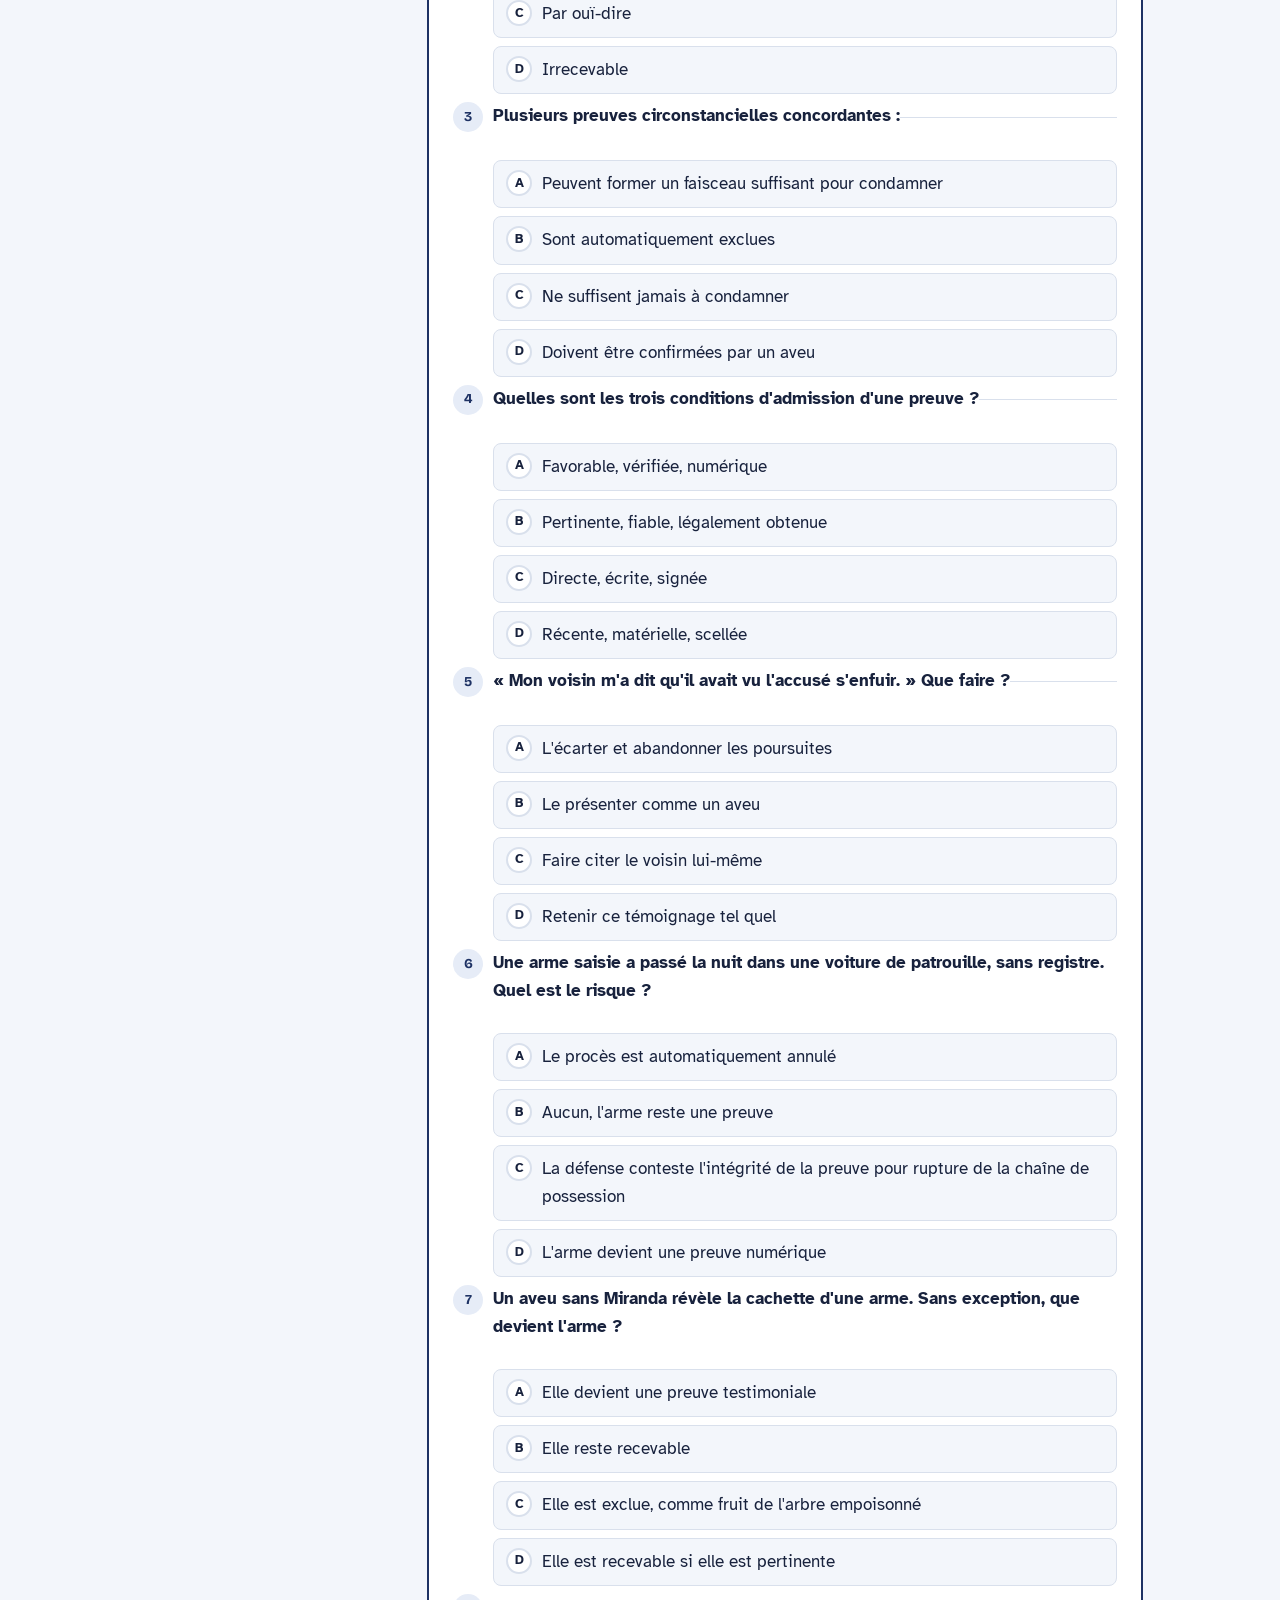
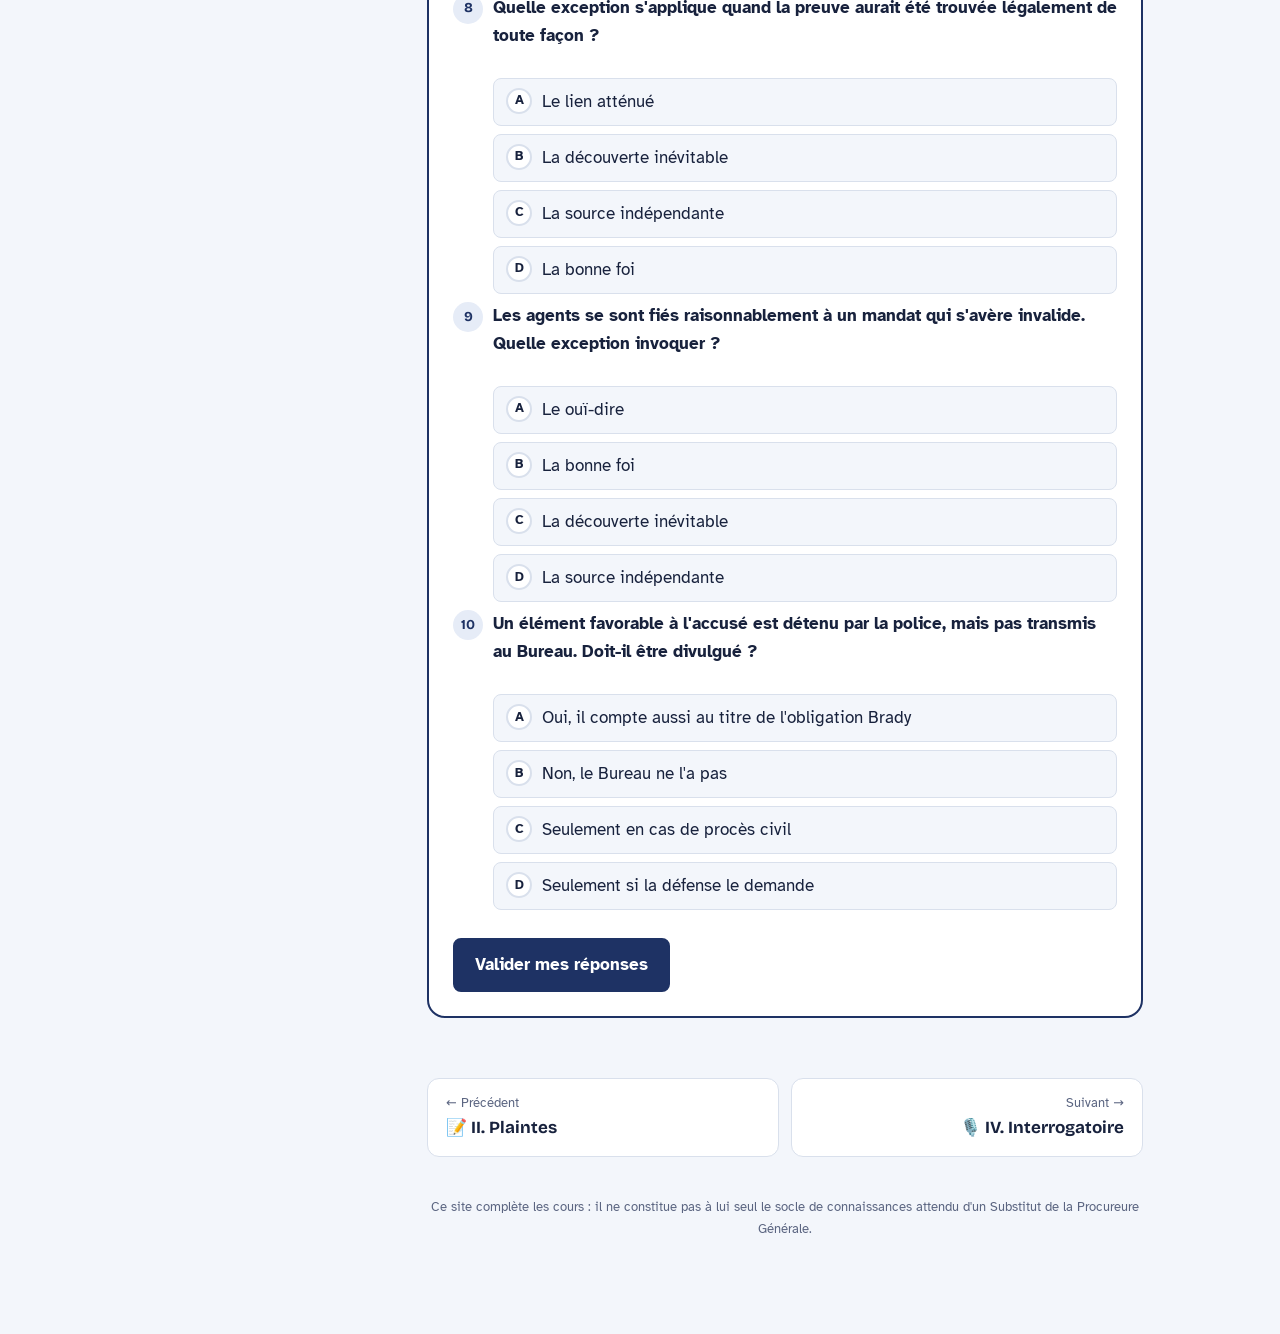
<file: preuves.html>
<!doctype html>
<html lang="fr">
<head>
<meta charset="utf-8">
<meta name="viewport" content="width=device-width, initial-scale=1">
<title>III. Preuves · Formation du Bureau de la Procureure Générale</title>
<meta name="description" content="Types de preuves, admissibilité, ouï-dire, chaîne de possession, règle d'exclusion, fruit de l'arbre empoisonné, obligation Brady.">
<link rel="icon" href="assets/img/sceau-bleu.png">
<link rel="preconnect" href="https://fonts.googleapis.com">
<link rel="preconnect" href="https://fonts.gstatic.com" crossorigin>
<link href="https://fonts.googleapis.com/css2?family=Atkinson+Hyperlegible:ital,wght@0,400;0,700;1,400&family=Bricolage+Grotesque:opsz,wght@12..96,600;12..96,700;12..96,800&display=swap" rel="stylesheet">
<link rel="stylesheet" href="css/style.css">
<script>try{var d=document.documentElement;if(localStorage.getItem('bpg-dys')==='1')d.classList.add('dys');var t=localStorage.getItem('bpg-theme');if(t)d.setAttribute('data-theme',t);else if(matchMedia('(prefers-color-scheme: dark)').matches)d.setAttribute('data-theme','dark');var s=localStorage.getItem('bpg-size');if(s)d.setAttribute('data-size',s);}catch(e){}</script>
</head>
<body data-page="preuves">
<main id="main"><div class="content">
<header class="page-head">
  <span class="part-tag">🔎 Partie III</span>
  <h1>Les preuves</h1>
  <p class="lede">Un dossier ne vaut que ce que valent ses preuves. Il faut savoir les classer, vérifier qu'elles seront admises, qu'on peut en retracer le parcours, et qu'on a tout transmis à la défense.</p>
  <ul class="toc">
    <li><a href="#types">1. Types</a></li>
    <li><a href="#admissibilite">2. Admissibilité</a></li>
    <li><a href="#chaine">3. Chaîne de possession</a></li>
    <li><a href="#exclusion">4. Exclusion</a></li>
    <li><a href="#brady">5. Brady</a></li>
    <li><a href="#quiz" class="quiz-link">🧠 Quiz</a></li>
  </ul>
</header>

<section id="types">
  <h2><span class="section-num">1.</span>Les types de preuves</h2>
  <div class="grid-2">
    <div class="card navy"><h4>🔫 Matérielle</h4><p>Objets, armes, traces, ADN, empreintes.</p></div>
    <div class="card gold"><h4>🗣️ Testimoniale</h4><p>Déclarations de témoins, de victimes ou de l'accusé.</p></div>
    <div class="card blue"><h4>📄 Documentaire</h4><p>Écrits, registres, contrats, relevés.</p></div>
    <div class="card green"><h4>📱 Numérique</h4><p>Vidéos, photos, messages, données téléphoniques.</p></div>
  </div>

  <h3>Et chaque preuve est aussi…</h3>
  <div class="grid-2">
    <div class="card"><h4>🎯 Directe</h4><p>Elle prouve le fait <strong>sans raisonnement</strong>. Un témoin a vu le tir.</p></div>
    <div class="card"><h4>🧩 Circonstancielle</h4><p>Elle permet de <strong>déduire</strong> le fait. Des empreintes sur l'arme.</p></div>
  </div>

  <h3>🎬 Construisez un faisceau d'indices</h3>
  <p>Un vol, aucun témoin. Activez les preuves circonstancielles une par une et regardez le dossier se renforcer.</p>
  <div class="faisceau" data-msgs='["Aucune preuve : pas de dossier.","Un seul indice : fragile, la défense l&apos;expliquera facilement.","Deux indices concordants : le dossier prend forme.","Trois indices concordants : un faisceau solide, qui peut suffire à condamner."]'>
    <div class="fx-btns">
      <button type="button" data-w="30">📹 Filmé près des lieux</button>
      <button type="button" data-w="35">👜 En possession de l'objet volé</button>
      <button type="button" data-w="35">🕳️ Aucun alibi</button>
    </div>
    <div class="fx-bar" aria-hidden="true"><span></span></div>
    <p class="fx-out" aria-live="polite"></p>
  </div>

  <div class="box piege">
    <h4>⚠️ Pièges fréquents</h4>
    <ul>
      <li>Croire qu'une preuve circonstancielle est faible par nature. Plusieurs preuves circonstancielles concordantes peuvent suffire à condamner.</li>
      <li>Tout miser sur un seul témoin.</li>
    </ul>
  </div>
</section>

<section id="admissibilite">
  <h2><span class="section-num">2.</span>L'admissibilité et la pertinence</h2>
  <p>Pour entrer dans le dossier, une preuve doit franchir trois portes.</p>
  <div class="flow">
    <div class="step"><b>🎯 Pertinente</b>Liée aux faits jugés.</div>
    <div class="step"><b>🔬 Fiable</b>Authentique, crédible.</div>
    <div class="step"><b>⚖️ Légale</b>Obtenue dans le respect des droits.</div>
    <div class="step" style="border-color:var(--green)"><b>✅ Admise</b>… sauf si le juge l'écarte.</div>
  </div>
  <p>Le juge peut écarter une preuve pourtant pertinente si elle risque de <strong>préjudicier l'accusé plus qu'elle n'éclaire les faits</strong>.</p>

  <h3>👂 Le ouï-dire (<em>hearsay</em>)</h3>
  <div class="grid-2">
    <div class="card red"><h4>🚫 En principe irrecevable</h4><p>Un témoin ne peut pas rapporter ce qu'une autre personne a dit pour prouver que c'est vrai.</p></div>
    <div class="card green"><h4>✅ Des exceptions</h4><p>Les déclarations spontanées, les aveux de l'accusé.</p></div>
  </div>
  <div class="box exemple">
    <h4>🎬 Exemple</h4>
    <p>Un témoin déclare : « Mon voisin m'a dit qu'il avait vu l'accusé s'enfuir. » C'est du ouï-dire. <strong>Il faut faire citer le voisin lui-même.</strong></p>
  </div>
  <div class="box piege">
    <h4>⚠️ Pièges fréquents</h4>
    <ul>
      <li>Construire un dossier sur des propos rapportés, sans témoin direct.</li>
      <li>Oublier qu'une preuve pertinente peut quand même être exclue.</li>
    </ul>
  </div>
</section>

<section id="chaine">
  <h2><span class="section-num">3.</span>La chaîne de possession</h2>
  <p>La traçabilité complète d'une preuve matérielle, de sa saisie jusqu'à l'audience. Chaque maillon se déplie : il doit répondre à <strong>qui, quand, où</strong>.</p>
  <div class="chain">
    <details><summary>🧤 Saisie</summary><div class="inner">Qui l'a prise, à quelle heure, à quel endroit.</div></details>
    <details><summary>🏷️ Scellé</summary><div class="inner">La preuve est scellée et identifiée. Jamais laissée sans surveillance.</div></details>
    <details><summary>🔁 Transferts</summary><div class="inner">Chaque passage de main est documenté : date, heure, nom, signature. Jamais à l'oral.</div></details>
    <details><summary>🗄️ Stockage</summary><div class="inner">Conservée dans un lieu sécurisé, avec un registre.</div></details>
    <details><summary>🧑‍⚖️ Audience</summary><div class="inner">Présentée à la Cour avec son historique complet.</div></details>
  </div>
  <p>Une <strong>rupture</strong> dans la chaîne permet à la défense de contester l'authenticité ou l'intégrité de la preuve.</p>
  <div class="box exemple">
    <h4>🎬 Exemple</h4>
    <p>Une arme saisie reste une nuit dans un véhicule de patrouille, sans registre. La défense peut soutenir qu'elle a pu être manipulée.</p>
  </div>
  <div class="box piege">
    <h4>⚠️ Pièges fréquents</h4>
    <ul>
      <li>Une preuve restée sans surveillance, ou non scellée.</li>
      <li>Un transfert oral, sans trace écrite.</li>
    </ul>
  </div>
</section>

<section id="exclusion">
  <h2><span class="section-num">4.</span>La règle d'exclusion et le fruit de l'arbre empoisonné</h2>
  <div class="grid-2">
    <div class="card red"><h4>🚫 Règle d'exclusion</h4><p>Une preuve obtenue en violation des droits constitutionnels est irrecevable : fouille illégale, aveux sans Miranda…</p></div>
    <div class="card red"><h4>🌳 Fruit de l'arbre empoisonné</h4><p>Si l'arbre est empoisonné, ses fruits aussi : toute preuve qui <strong>découle</strong> de la preuve illégale est exclue.</p></div>
  </div>

  <h3>Les quatre exceptions</h3>
  <div class="flip-grid">
    <button class="flip" type="button"><span class="face front"><span class="big">🧭</span><b>Découverte inévitable</b><small>Retourner</small></span><span class="face back">La preuve aurait été trouvée légalement de toute façon.</span></button>
    <button class="flip" type="button"><span class="face front"><span class="big">🛤️</span><b>Source indépendante</b><small>Retourner</small></span><span class="face back">La preuve a aussi été obtenue par une voie légale distincte.</span></button>
    <button class="flip" type="button"><span class="face front"><span class="big">🧵</span><b>Lien atténué</b><small>Retourner</small></span><span class="face back">Le lien entre l'illégalité et la preuve est devenu trop ténu.</span></button>
    <button class="flip" type="button"><span class="face front"><span class="big">🤝</span><b>Bonne foi</b><small>Retourner</small></span><span class="face back">Les agents se sont fiés raisonnablement à un mandat qui s'avère ensuite invalide.</span></button>
  </div>

  <h3>🧪 Testez une preuve</h3>
  <p>Répondez aux questions pour savoir si la preuve passera l'audience.</p>
  <div class="explorer" data-src="ex-preuve"></div>
  <script type="application/json" id="ex-preuve">
  {"start":"q1","nodes":{
    "q1":{"t":"La preuve a-t-elle été obtenue légalement ?","short":"Légale ?","emo":"❓","c":"blue","html":"<p>Mandat valide, fouille justifiée, droits lus, suspicion raisonnable…</p>","ch":[{"l":"Oui, tout est en règle","to":"q2","c":"green"},{"l":"Non, les droits constitutionnels ont été violés","to":"illegal","c":"red"}]},
    "q2":{"t":"Découle-t-elle d'une autre preuve illégale ?","short":"Dérivée ?","emo":"🌳","c":"blue","ch":[{"l":"Non, elle est indépendante","to":"ok","c":"green"},{"l":"Oui, elle a été trouvée grâce à une preuve illégale","to":"fruit","c":"red"}]},
    "illegal":{"t":"Preuve exclue","short":"Exclue","emo":"🚫","c":"red","html":"<p>Règle d'exclusion : elle est irrecevable. Et tout ce qui en découle est menacé.</p>","ch":[{"l":"Vérifier ce qui en découle","to":"fruit","c":"orange"}]},
    "fruit":{"t":"Fruit de l'arbre empoisonné","short":"Fruit empoisonné","emo":"🍎","c":"orange","html":"<p>Par principe, la preuve dérivée est exclue. Une exception peut-elle être <strong>démontrée concrètement</strong> ?</p>","ch":[{"l":"Elle aurait été trouvée de toute façon","to":"exc","c":"green"},{"l":"Elle a aussi été obtenue par une voie légale distincte","to":"exc","c":"green"},{"l":"Le lien avec l'illégalité est devenu trop ténu","to":"exc","c":"green"},{"l":"Les agents se fiaient de bonne foi à un mandat","to":"exc","c":"green"},{"l":"Aucune exception démontrable","to":"ko","c":"red"}]},
    "exc":{"t":"L'exception peut sauver la preuve","short":"Exception","emo":"🛟","c":"green","html":"<p>La preuve peut être admise, <strong>à condition de pouvoir démontrer l'exception</strong> devant le juge, pièces à l'appui.</p>","ch":[{"l":"Vérifier la pertinence et la fiabilité","to":"ok","c":"blue"}]},
    "ok":{"t":"Recevable, si elle est pertinente et fiable","short":"Recevable","emo":"✅","c":"green","html":"<p>Dernières vérifications : liée aux faits jugés, fiable, chaîne de possession complète. Et le juge peut encore l'écarter si elle préjudicie plus qu'elle n'éclaire.</p>"},
    "ko":{"t":"Preuve exclue","short":"Exclue","emo":"🚫","c":"red","html":"<p>Sans exception démontrable, la preuve tombe avec l'arbre. Si elle était centrale, c'est peut-être le moment de <strong>négocier</strong> plutôt que de jouer le procès (voir partie V).</p>"}
  }}
  </script>

  <div class="box exemple">
    <h4>🎬 Exemple</h4>
    <p>Un aveu est obtenu sans lecture des droits Miranda, et le suspect indique où est cachée l'arme. L'aveu est exclu, <strong>et l'arme aussi</strong>, sauf si une fouille déjà prévue l'aurait trouvée (découverte inévitable).</p>
  </div>
  <div class="box piege">
    <h4>⚠️ Pièges fréquents</h4>
    <ul>
      <li>Ne vérifier la légalité que de la preuve principale, pas de ce qui en découle.</li>
      <li>Invoquer une exception sans pouvoir la démontrer concrètement.</li>
    </ul>
  </div>
</section>

<section id="brady">
  <h2><span class="section-num">5.</span>L'obligation de divulgation (Brady)</h2>
  <div class="grid-3">
    <div class="card navy"><h4>📤 Quoi ?</h4><p>Toute preuve <strong>favorable</strong> à l'accusé : qui le disculpe ou atténue sa peine.</p></div>
    <div class="card gold"><h4>🧐 Y compris…</h4><p>Ce qui affaiblit un témoin à charge : contradictions, accord passé avec lui, antécédents.</p></div>
    <div class="card red"><h4>💥 Sinon ?</h4><p>Volontaire ou non, si la preuve était importante, la condamnation peut être <strong>annulée</strong>.</p></div>
  </div>
  <div class="box exemple">
    <h4>🎬 Exemple</h4>
    <p>Un témoin clé a d'abord identifié une autre personne. Cette première déclaration doit être transmise à la défense.</p>
  </div>
  <div class="box piege">
    <h4>⚠️ Pièges fréquents</h4>
    <ul>
      <li>Penser que « la défense n'a qu'à la trouver elle-même ».</li>
      <li>Oublier les éléments détenus par la police mais pas transmis au Bureau : ils comptent aussi.</li>
    </ul>
  </div>
</section>

<aside class="box retenir">
  <h3>📌 À retenir</h3>
  <ul>
    <li>Quatre types (matérielle, testimoniale, documentaire, numérique), chacune <strong>directe</strong> ou <strong>circonstancielle</strong>.</li>
    <li>Plusieurs indices concordants forment un <strong>faisceau</strong> qui peut suffire à condamner.</li>
    <li>Une preuve admise est <strong>pertinente, fiable et légale</strong>. Le ouï-dire est en principe irrecevable.</li>
    <li>La chaîne de possession documente chaque transfert : date, heure, nom, signature.</li>
    <li>Preuve illégale = exclue, et ses fruits aussi, sauf exception <strong>démontrée</strong>.</li>
    <li>Brady : tout ce qui est favorable à l'accusé est transmis à la défense, y compris ce que détient la police.</li>
  </ul>
</aside>

<aside class="box reflexe">
  <h3>⚡ Fiche réflexe : « Je vérifie mes preuves avant l'audience »</h3>
  <ul class="checklist">
    <li><label><input type="checkbox"><span><span class="step">1.</span>Chaque preuve est-elle pertinente ?</span></label></li>
    <li><label><input type="checkbox"><span><span class="step">2.</span>A-t-elle été obtenue légalement, et celles qui en découlent aussi ?</span></label></li>
    <li><label><input type="checkbox"><span><span class="step">3.</span>La chaîne de possession est-elle complète et documentée ?</span></label></li>
    <li><label><input type="checkbox"><span><span class="step">4.</span>Mes témoignages sont-ils directs, et pas du ouï-dire ?</span></label></li>
    <li><label><input type="checkbox"><span><span class="step">5.</span>Ai-je divulgué à la défense tout ce qui lui est favorable ?</span></label></li>
  </ul>
</aside>

<section class="quiz" id="quiz" data-quiz="preuves">
  <h2>🧠 Quiz : Preuves</h2>
  <p class="quiz-intro">10 questions. Répondez à tout, puis validez : la correction détaillée s'affiche à la fin.</p>
  <script type="application/json">
  [
    {"q":"Des messages téléphoniques sont une preuve :","o":["Matérielle","Numérique","Testimoniale","Documentaire uniquement"],"a":1,"e":"Vidéos, photos, messages et données téléphoniques sont des preuves numériques."},
    {"q":"Des empreintes digitales sur l'arme du crime sont une preuve :","o":["Directe","Par ouï-dire","Circonstancielle","Irrecevable"],"a":2,"e":"Elles permettent de déduire le fait, sans le prouver directement : c'est une preuve circonstancielle."},
    {"q":"Plusieurs preuves circonstancielles concordantes :","o":["Ne suffisent jamais à condamner","Peuvent former un faisceau suffisant pour condamner","Doivent être confirmées par un aveu","Sont automatiquement exclues"],"a":1,"e":"Un faisceau d'indices concordants peut suffire à condamner. Penser le contraire est un piège fréquent."},
    {"q":"Quelles sont les trois conditions d'admission d'une preuve ?","o":["Pertinente, fiable, légalement obtenue","Directe, écrite, signée","Récente, matérielle, scellée","Favorable, vérifiée, numérique"],"a":0,"e":"Pour être admise, une preuve doit être pertinente, fiable et légalement obtenue."},
    {"q":"« Mon voisin m'a dit qu'il avait vu l'accusé s'enfuir. » Que faire ?","o":["Retenir ce témoignage tel quel","Le présenter comme un aveu","Faire citer le voisin lui-même","L'écarter et abandonner les poursuites"],"a":2,"e":"C'est du ouï-dire, en principe irrecevable : il faut faire citer le témoin direct, le voisin."},
    {"q":"Une arme saisie a passé la nuit dans une voiture de patrouille, sans registre. Quel est le risque ?","o":["Aucun, l'arme reste une preuve","La défense conteste l'intégrité de la preuve pour rupture de la chaîne de possession","L'arme devient une preuve numérique","Le procès est automatiquement annulé"],"a":1,"e":"Une rupture dans la chaîne de possession permet à la défense de soutenir que la preuve a pu être manipulée."},
    {"q":"Un aveu sans Miranda révèle la cachette d'une arme. Sans exception, que devient l'arme ?","o":["Elle reste recevable","Elle est recevable si elle est pertinente","Elle devient une preuve testimoniale","Elle est exclue, comme fruit de l'arbre empoisonné"],"a":3,"e":"L'aveu est exclu, et l'arme qui en découle aussi, sauf exception comme la découverte inévitable."},
    {"q":"Quelle exception s'applique quand la preuve aurait été trouvée légalement de toute façon ?","o":["La source indépendante","La bonne foi","La découverte inévitable","Le lien atténué"],"a":2,"e":"Découverte inévitable : la preuve aurait été trouvée légalement de toute façon."},
    {"q":"Les agents se sont fiés raisonnablement à un mandat qui s'avère invalide. Quelle exception invoquer ?","o":["La bonne foi","La source indépendante","Le ouï-dire","La découverte inévitable"],"a":0,"e":"L'exception de bonne foi couvre les agents qui se sont raisonnablement fiés à un mandat ensuite invalidé."},
    {"q":"Un élément favorable à l'accusé est détenu par la police, mais pas transmis au Bureau. Doit-il être divulgué ?","o":["Non, le Bureau ne l'a pas","Seulement si la défense le demande","Oui, il compte aussi au titre de l'obligation Brady","Seulement en cas de procès civil"],"a":2,"e":"Les éléments détenus par la police comptent aussi. Les oublier est un piège fréquent."}
  ]
  </script>
</section>

</div></main>
<script src="js/main.js"></script>
</body>
</html>
</file>
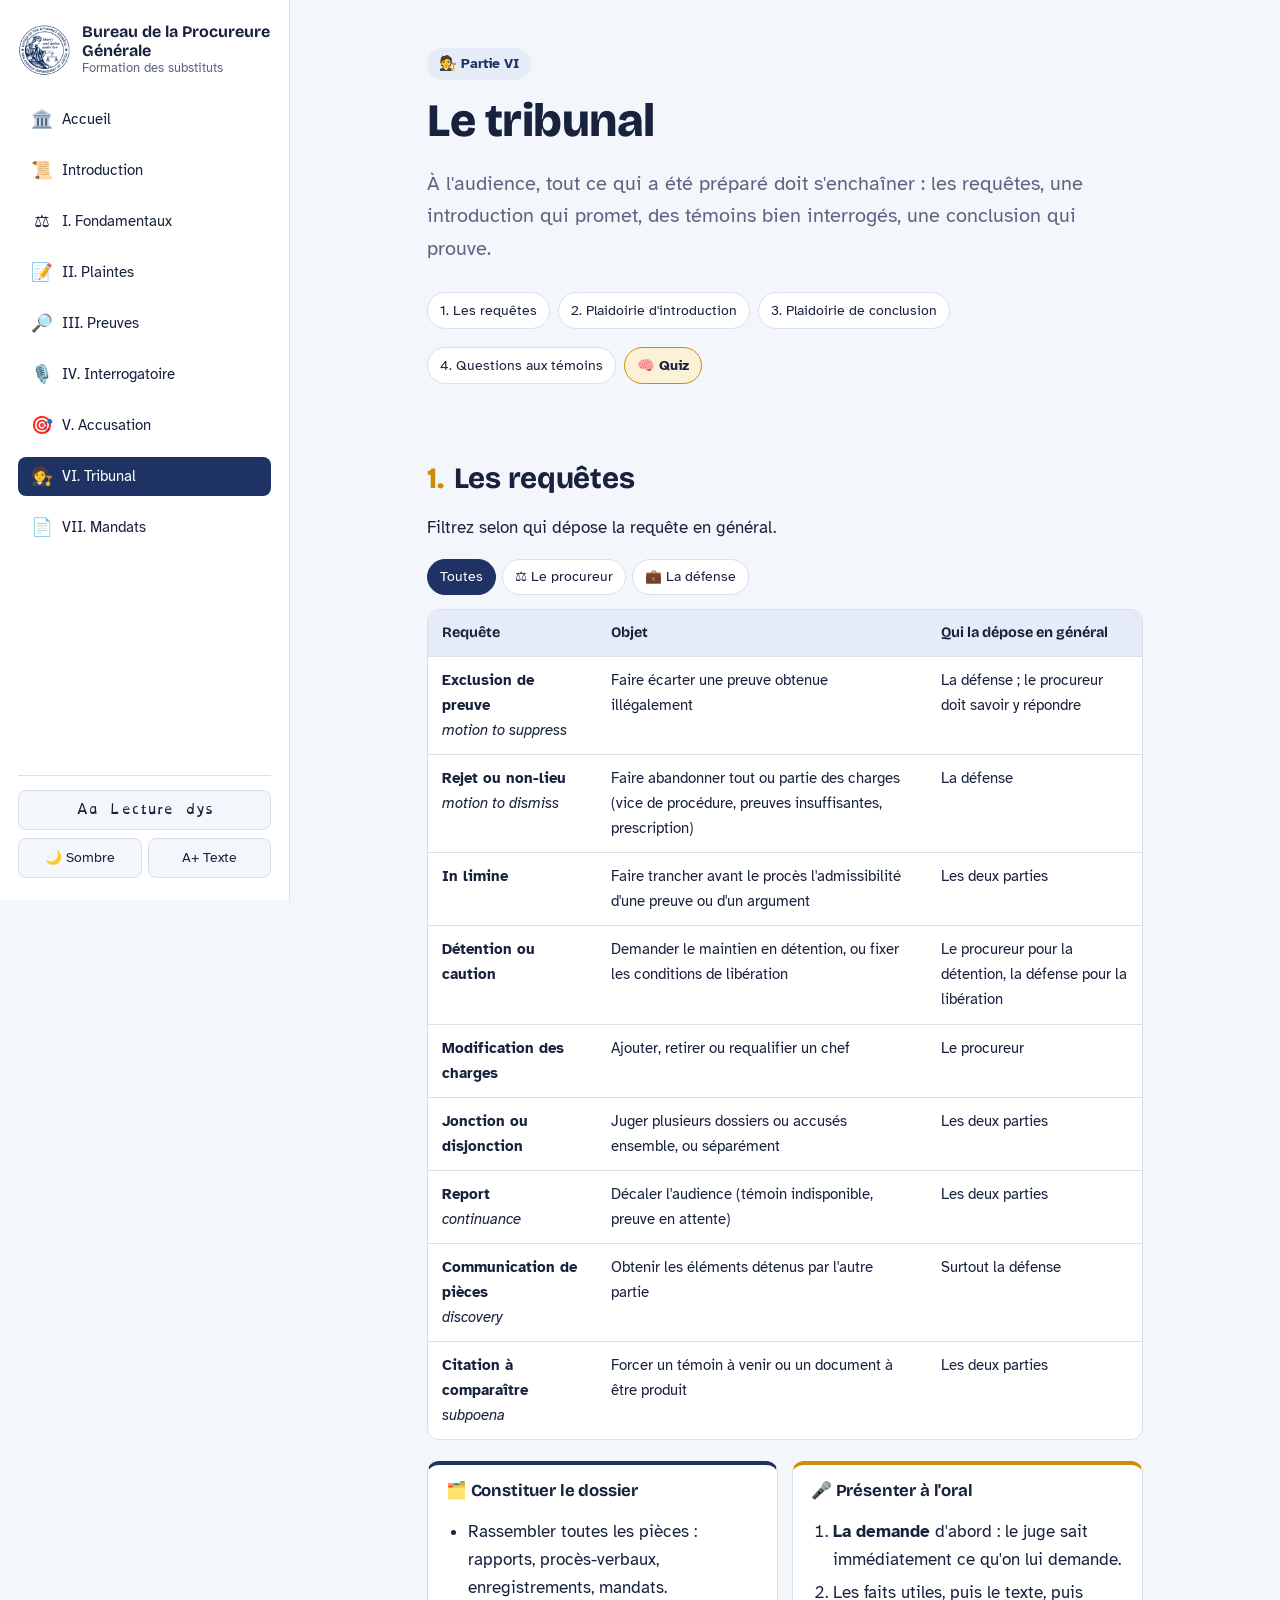
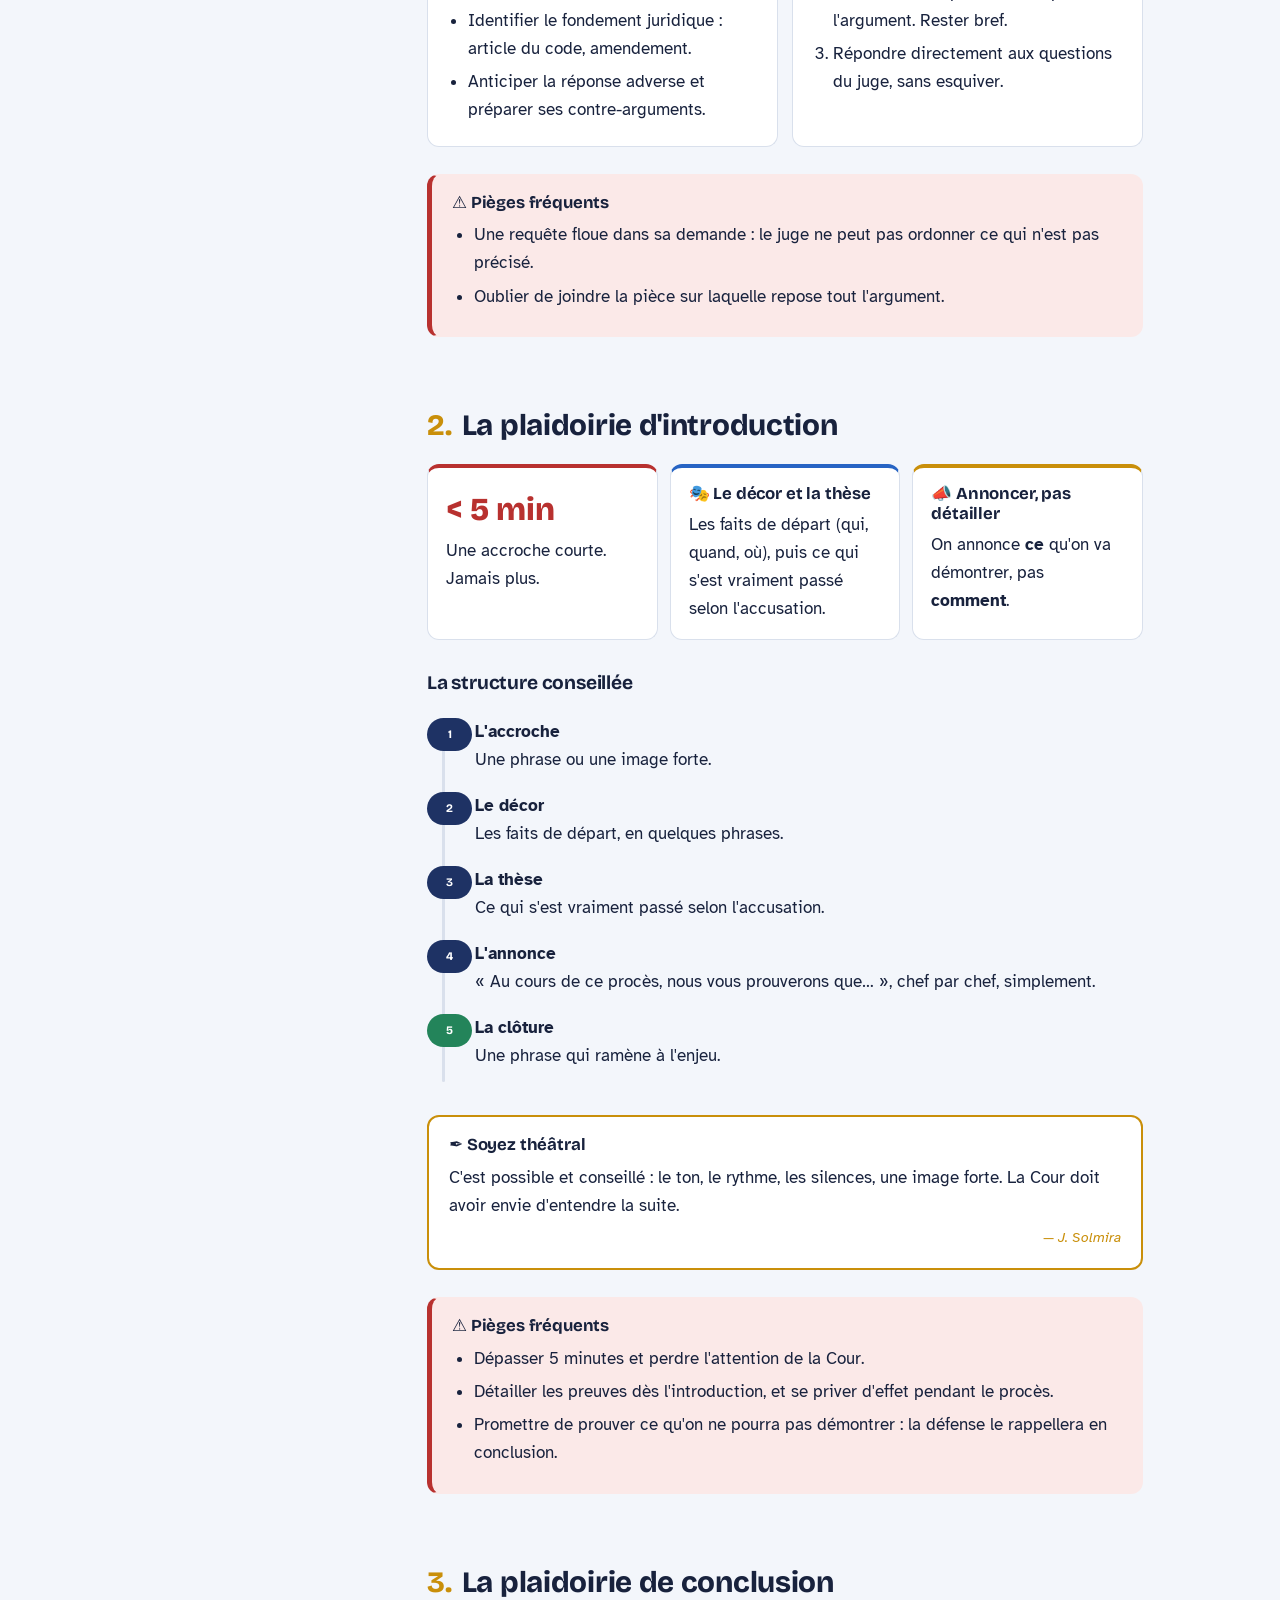
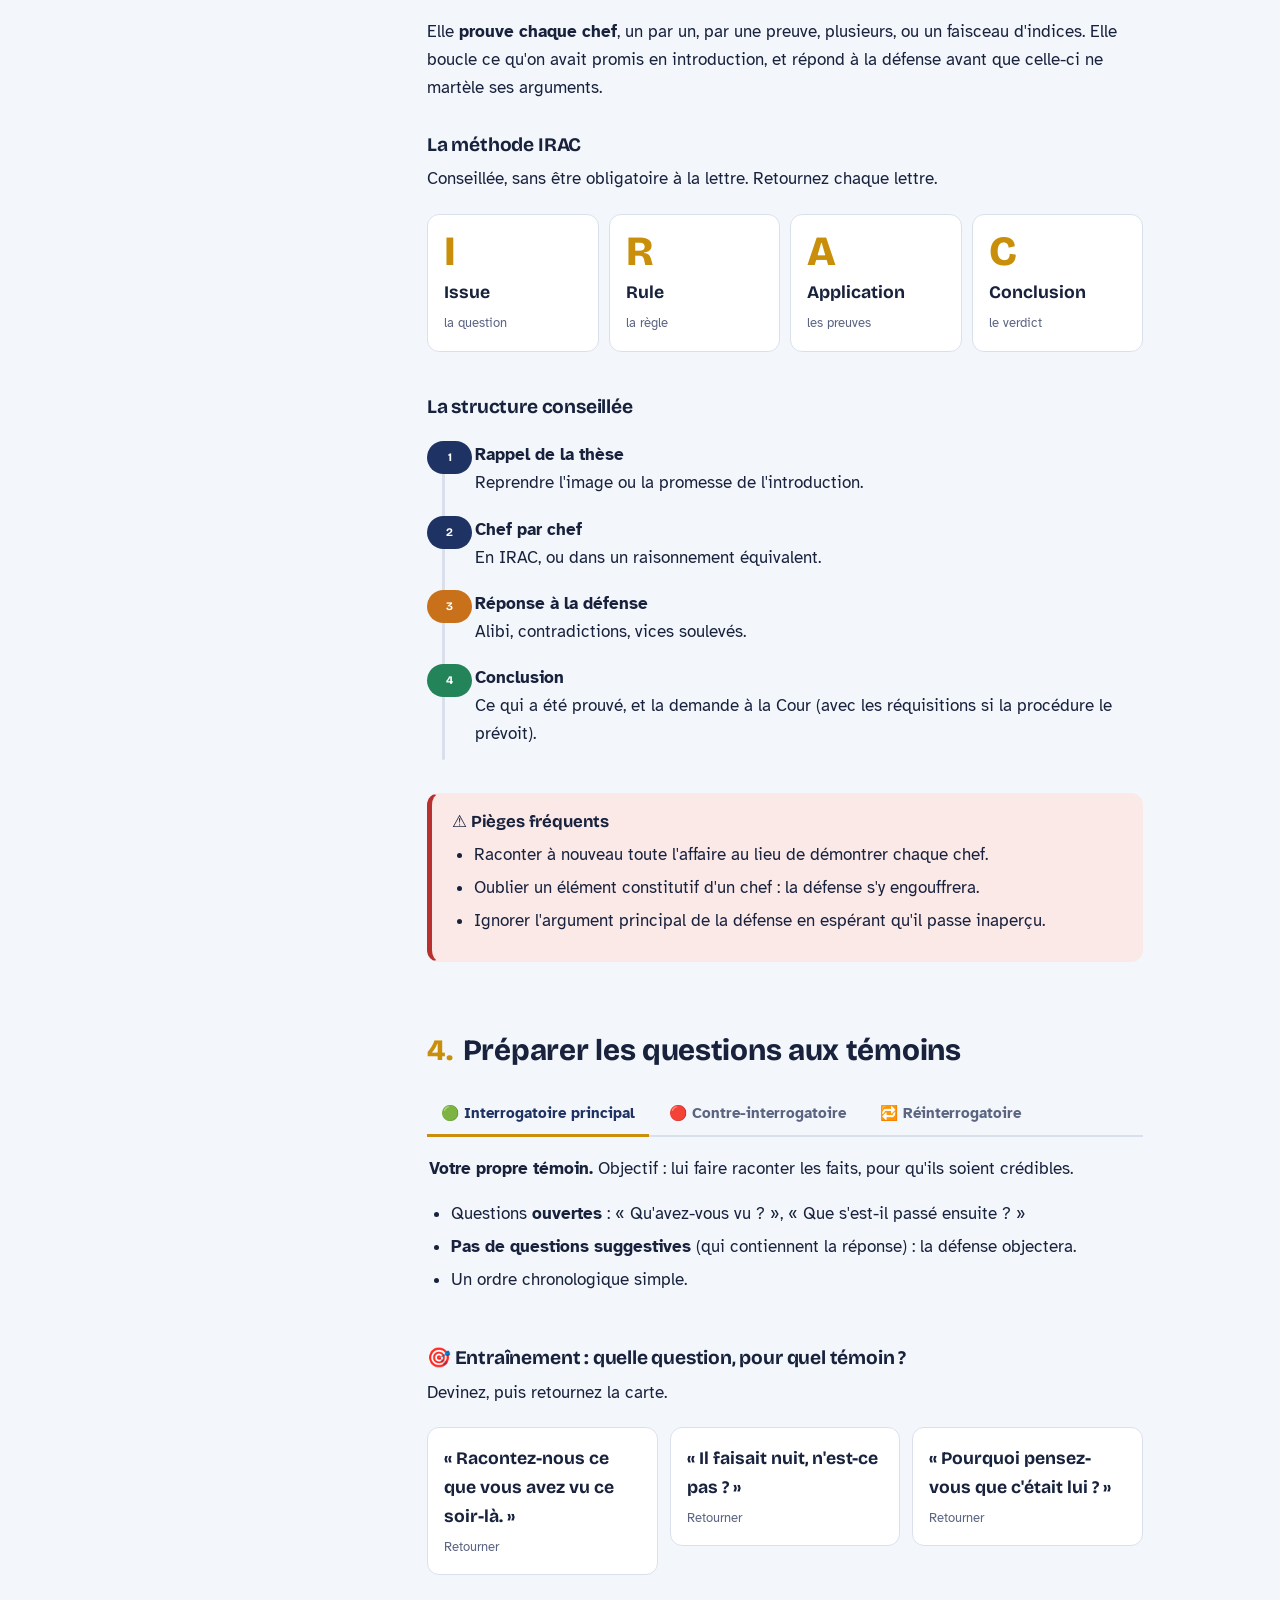
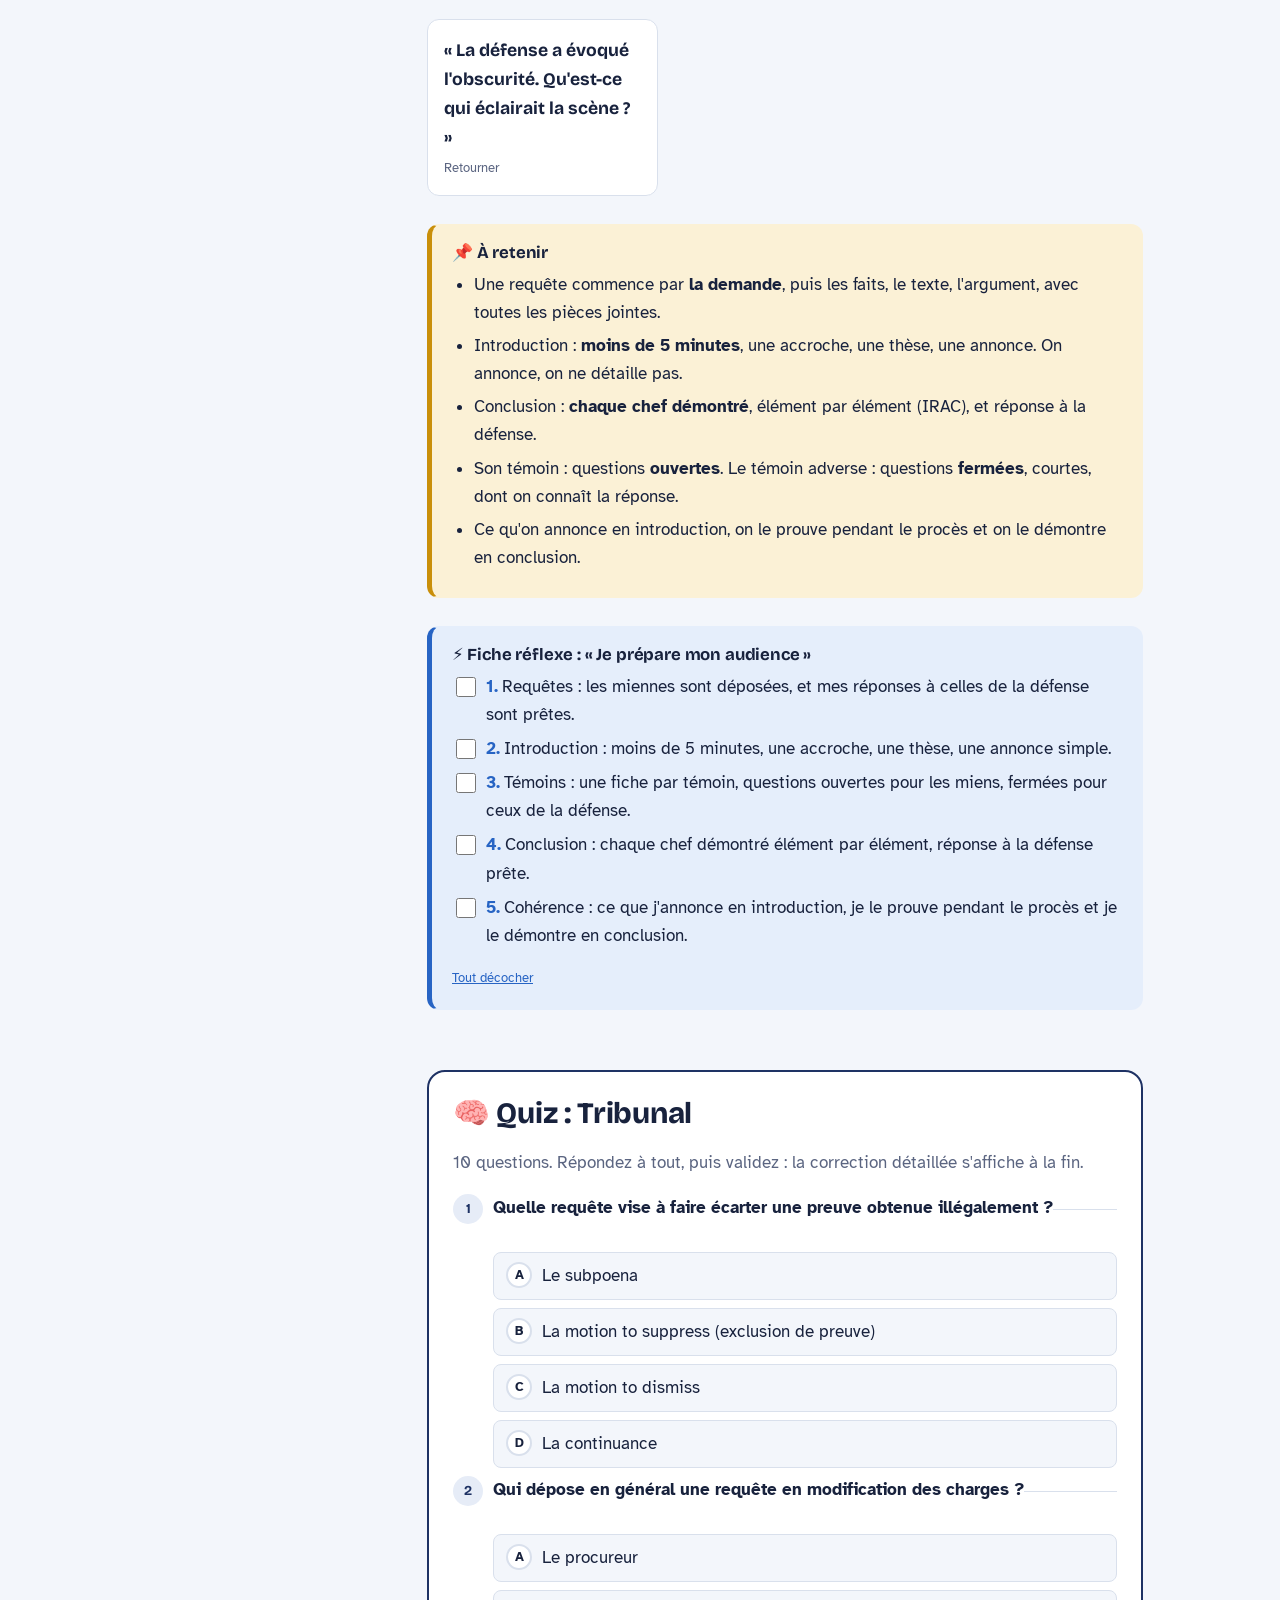
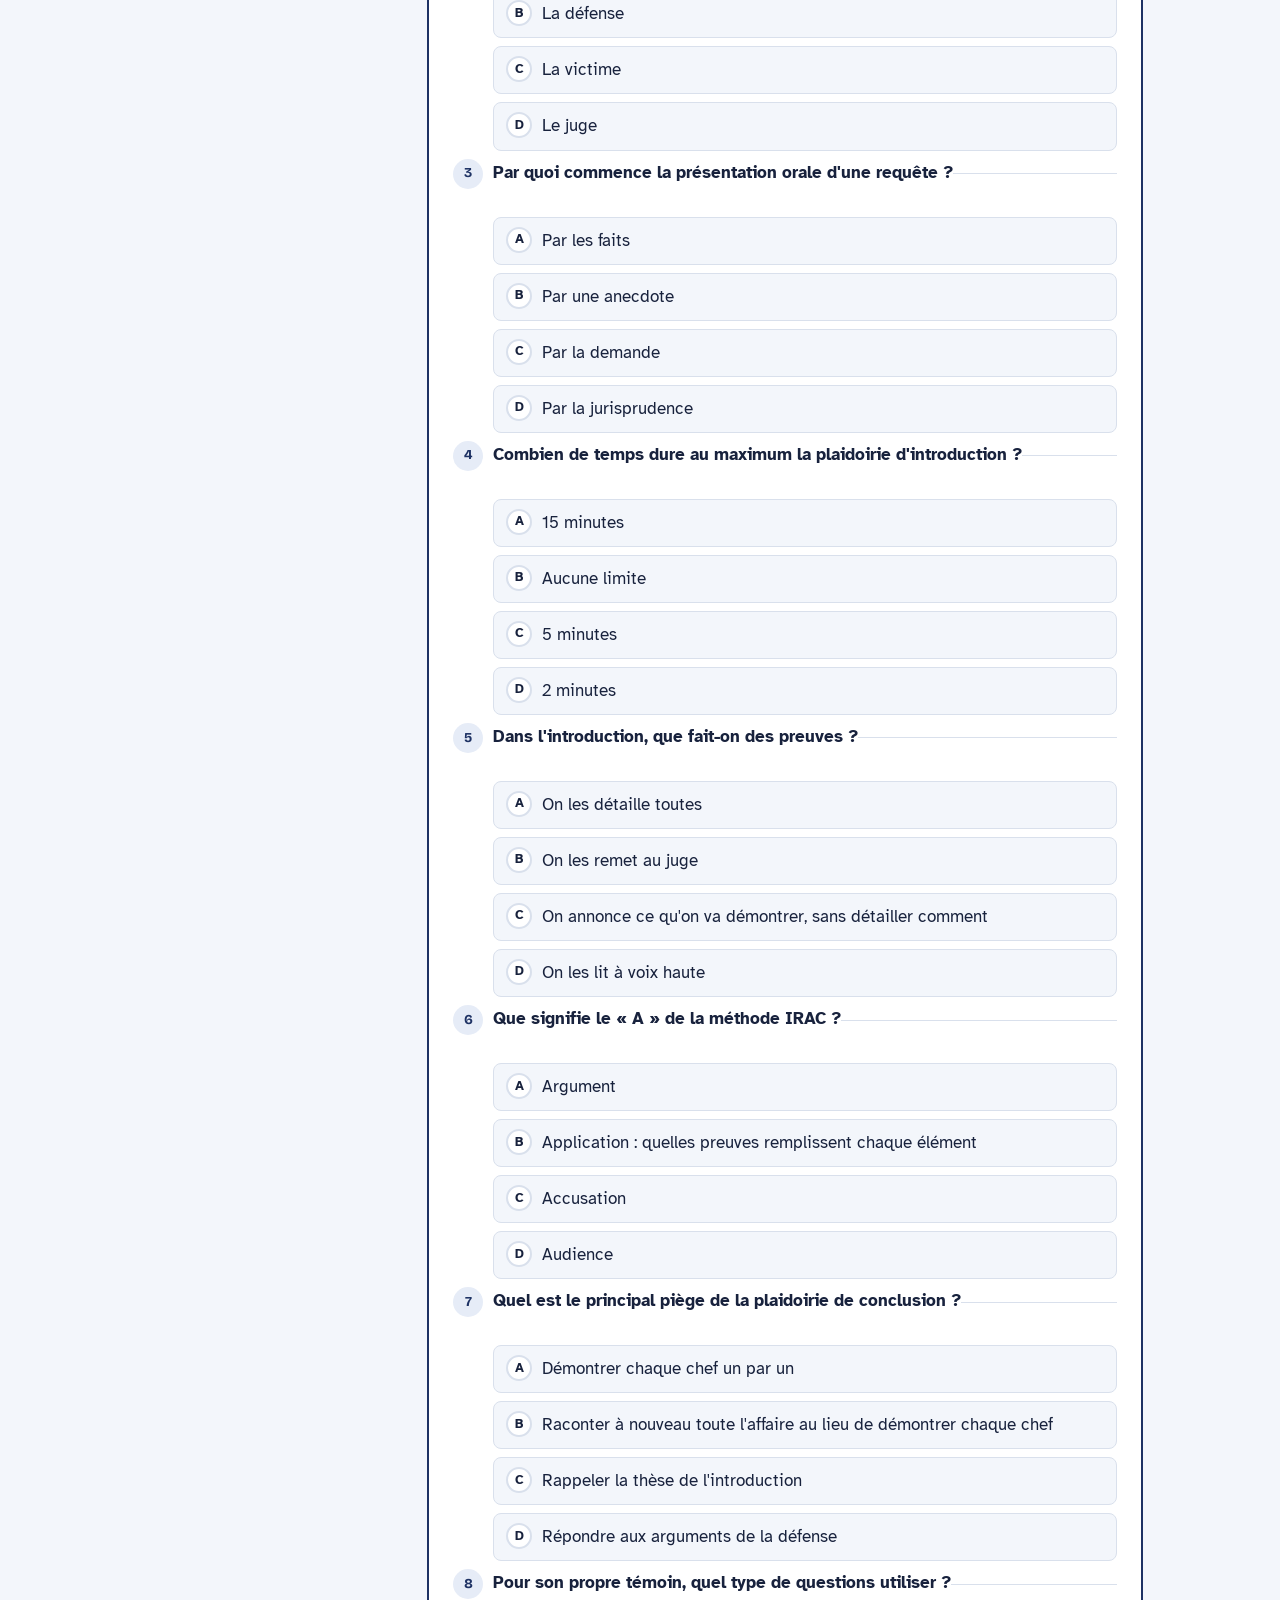
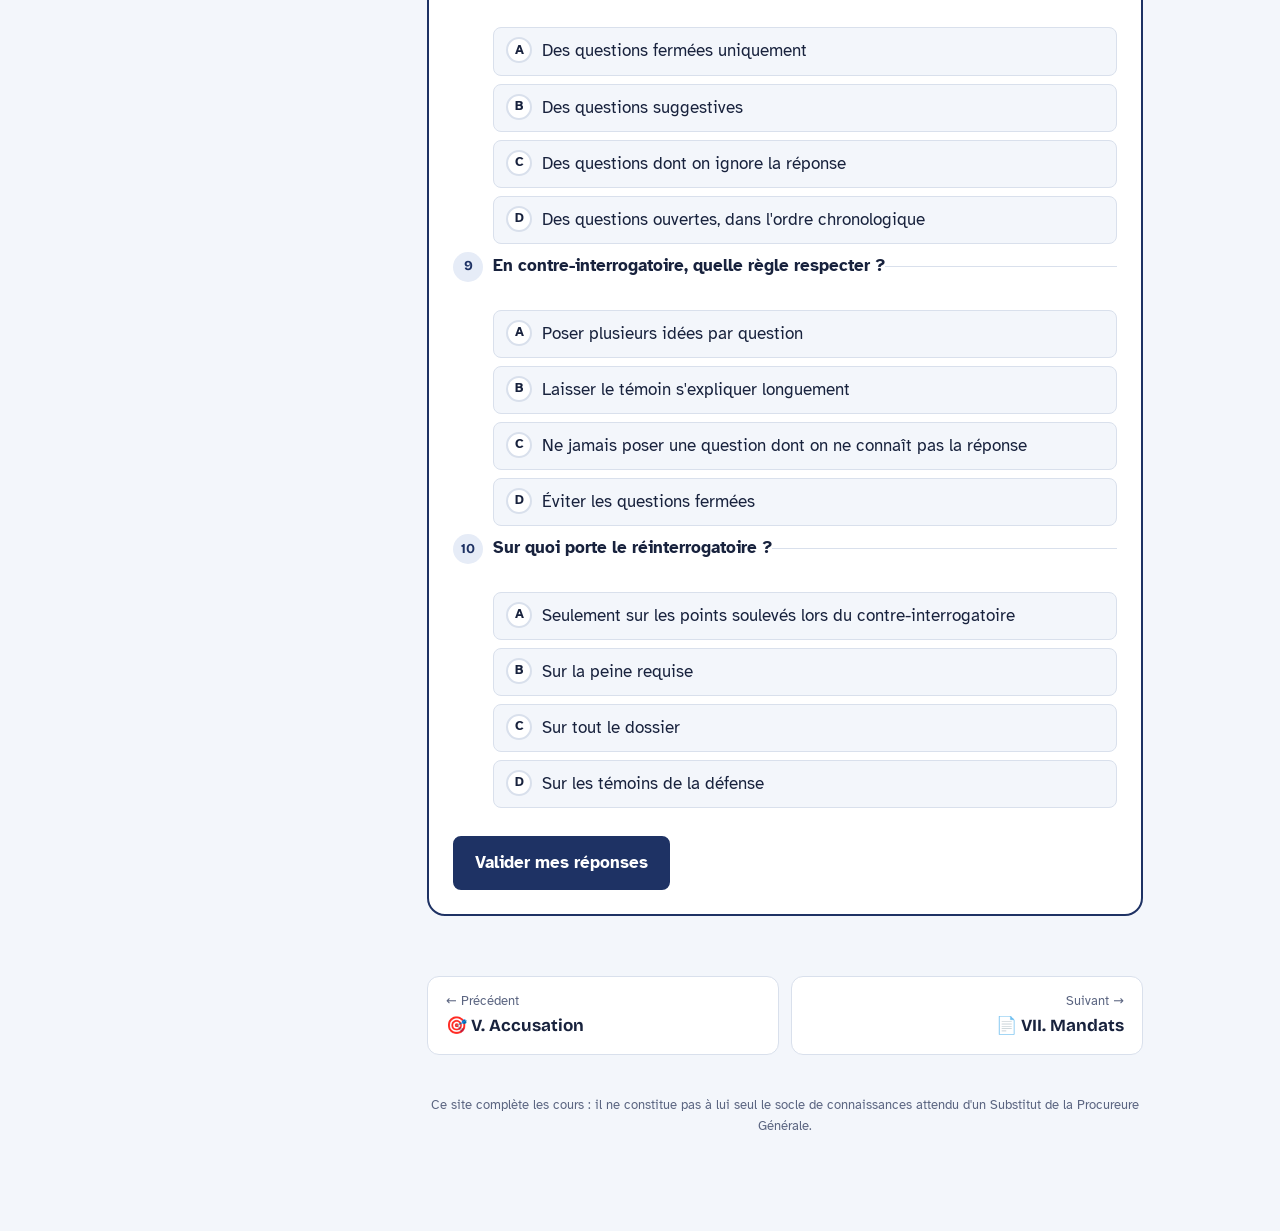
<file: tribunal.html>
<!doctype html>
<html lang="fr">
<head>
<meta charset="utf-8">
<meta name="viewport" content="width=device-width, initial-scale=1">
<title>VI. Tribunal · Formation du Bureau de la Procureure Générale</title>
<meta name="description" content="Les requêtes, la plaidoirie d'introduction, la plaidoirie de conclusion (IRAC) et les questions aux témoins.">
<link rel="icon" href="assets/img/sceau-bleu.png">
<link rel="preconnect" href="https://fonts.googleapis.com">
<link rel="preconnect" href="https://fonts.gstatic.com" crossorigin>
<link href="https://fonts.googleapis.com/css2?family=Atkinson+Hyperlegible:ital,wght@0,400;0,700;1,400&family=Bricolage+Grotesque:opsz,wght@12..96,600;12..96,700;12..96,800&display=swap" rel="stylesheet">
<link rel="stylesheet" href="css/style.css">
<script>try{var d=document.documentElement;if(localStorage.getItem('bpg-dys')==='1')d.classList.add('dys');var t=localStorage.getItem('bpg-theme');if(t)d.setAttribute('data-theme',t);else if(matchMedia('(prefers-color-scheme: dark)').matches)d.setAttribute('data-theme','dark');var s=localStorage.getItem('bpg-size');if(s)d.setAttribute('data-size',s);}catch(e){}</script>
</head>
<body data-page="tribunal">
<main id="main"><div class="content">
<header class="page-head">
  <span class="part-tag">🧑‍⚖️ Partie VI</span>
  <h1>Le tribunal</h1>
  <p class="lede">À l'audience, tout ce qui a été préparé doit s'enchaîner : les requêtes, une introduction qui promet, des témoins bien interrogés, une conclusion qui prouve.</p>
  <ul class="toc">
    <li><a href="#requetes">1. Les requêtes</a></li>
    <li><a href="#intro">2. Plaidoirie d'introduction</a></li>
    <li><a href="#conclusion">3. Plaidoirie de conclusion</a></li>
    <li><a href="#temoins">4. Questions aux témoins</a></li>
    <li><a href="#quiz" class="quiz-link">🧠 Quiz</a></li>
  </ul>
</header>

<section id="requetes">
  <h2><span class="section-num">1.</span>Les requêtes</h2>
  <p>Filtrez selon qui dépose la requête en général.</p>
  <div class="filter-chips" data-target="t-requetes">
    <button type="button" data-filter="all" aria-pressed="true">Toutes</button>
    <button type="button" data-filter="proc" aria-pressed="false">⚖️ Le procureur</button>
    <button type="button" data-filter="def" aria-pressed="false">💼 La défense</button>
  </div>
  <div class="table-wrap"><table id="t-requetes">
    <thead><tr><th>Requête</th><th>Objet</th><th>Qui la dépose en général</th></tr></thead>
    <tbody>
      <tr data-who="def"><td><strong>Exclusion de preuve</strong><br><em>motion to suppress</em></td><td>Faire écarter une preuve obtenue illégalement</td><td>La défense ; le procureur doit savoir y répondre</td></tr>
      <tr data-who="def"><td><strong>Rejet ou non-lieu</strong><br><em>motion to dismiss</em></td><td>Faire abandonner tout ou partie des charges (vice de procédure, preuves insuffisantes, prescription)</td><td>La défense</td></tr>
      <tr data-who="proc def"><td><strong>In limine</strong></td><td>Faire trancher avant le procès l'admissibilité d'une preuve ou d'un argument</td><td>Les deux parties</td></tr>
      <tr data-who="proc def"><td><strong>Détention ou caution</strong></td><td>Demander le maintien en détention, ou fixer les conditions de libération</td><td>Le procureur pour la détention, la défense pour la libération</td></tr>
      <tr data-who="proc"><td><strong>Modification des charges</strong></td><td>Ajouter, retirer ou requalifier un chef</td><td>Le procureur</td></tr>
      <tr data-who="proc def"><td><strong>Jonction ou disjonction</strong></td><td>Juger plusieurs dossiers ou accusés ensemble, ou séparément</td><td>Les deux parties</td></tr>
      <tr data-who="proc def"><td><strong>Report</strong><br><em>continuance</em></td><td>Décaler l'audience (témoin indisponible, preuve en attente)</td><td>Les deux parties</td></tr>
      <tr data-who="def"><td><strong>Communication de pièces</strong><br><em>discovery</em></td><td>Obtenir les éléments détenus par l'autre partie</td><td>Surtout la défense</td></tr>
      <tr data-who="proc def"><td><strong>Citation à comparaître</strong><br><em>subpoena</em></td><td>Forcer un témoin à venir ou un document à être produit</td><td>Les deux parties</td></tr>
    </tbody>
  </table></div>

  <div class="grid-2">
    <div class="card navy">
      <h4>🗂️ Constituer le dossier</h4>
      <ul>
        <li>Rassembler toutes les pièces : rapports, procès-verbaux, enregistrements, mandats.</li>
        <li>Identifier le fondement juridique : article du code, amendement.</li>
        <li>Anticiper la réponse adverse et préparer ses contre-arguments.</li>
      </ul>
    </div>
    <div class="card gold">
      <h4>🎤 Présenter à l'oral</h4>
      <ol>
        <li><strong>La demande</strong> d'abord : le juge sait immédiatement ce qu'on lui demande.</li>
        <li>Les faits utiles, puis le texte, puis l'argument. Rester bref.</li>
        <li>Répondre directement aux questions du juge, sans esquiver.</li>
      </ol>
    </div>
  </div>
  <div class="box piege">
    <h4>⚠️ Pièges fréquents</h4>
    <ul>
      <li>Une requête floue dans sa demande : le juge ne peut pas ordonner ce qui n'est pas précisé.</li>
      <li>Oublier de joindre la pièce sur laquelle repose tout l'argument.</li>
    </ul>
  </div>
</section>

<section id="intro">
  <h2><span class="section-num">2.</span>La plaidoirie d'introduction</h2>
  <div class="grid-3">
    <div class="card red"><p style="font-family:var(--font-head);font-size:2rem;font-weight:800;margin:0;color:var(--red)">&lt; 5 min</p><p>Une accroche courte. Jamais plus.</p></div>
    <div class="card blue"><h4>🎭 Le décor et la thèse</h4><p>Les faits de départ (qui, quand, où), puis ce qui s'est vraiment passé selon l'accusation.</p></div>
    <div class="card gold"><h4>📣 Annoncer, pas détailler</h4><p>On annonce <strong>ce</strong> qu'on va démontrer, pas <strong>comment</strong>.</p></div>
  </div>

  <h3>La structure conseillée</h3>
  <ol class="timeline">
    <li data-t="1"><b>L'accroche</b>Une phrase ou une image forte.</li>
    <li data-t="2"><b>Le décor</b>Les faits de départ, en quelques phrases.</li>
    <li data-t="3"><b>La thèse</b>Ce qui s'est vraiment passé selon l'accusation.</li>
    <li data-t="4"><b>L'annonce</b>« Au cours de ce procès, nous vous prouverons que… », chef par chef, simplement.</li>
    <li data-t="5" class="ok"><b>La clôture</b>Une phrase qui ramène à l'enjeu.</li>
  </ol>

  <div class="box jolene">
    <h4>✒️ Soyez théâtral</h4>
    <p>C'est possible et conseillé : le ton, le rythme, les silences, une image forte. La Cour doit avoir envie d'entendre la suite.</p>
  </div>
  <div class="box piege">
    <h4>⚠️ Pièges fréquents</h4>
    <ul>
      <li>Dépasser 5 minutes et perdre l'attention de la Cour.</li>
      <li>Détailler les preuves dès l'introduction, et se priver d'effet pendant le procès.</li>
      <li>Promettre de prouver ce qu'on ne pourra pas démontrer : la défense le rappellera en conclusion.</li>
    </ul>
  </div>
</section>

<section id="conclusion">
  <h2><span class="section-num">3.</span>La plaidoirie de conclusion</h2>
  <p>Elle <strong>prouve chaque chef</strong>, un par un, par une preuve, plusieurs, ou un faisceau d'indices. Elle boucle ce qu'on avait promis en introduction, et répond à la défense avant que celle-ci ne martèle ses arguments.</p>

  <h3>La méthode IRAC</h3>
  <p>Conseillée, sans être obligatoire à la lettre. Retournez chaque lettre.</p>
  <div class="irac">
    <button class="flip" type="button"><span class="face front"><span class="letter-big">I</span><b>Issue</b><small>la question</small></span><span class="face back">Quel chef, quelle question se pose ?</span></button>
    <button class="flip" type="button"><span class="face front"><span class="letter-big">R</span><b>Rule</b><small>la règle</small></span><span class="face back">Quels éléments le texte exige-t-il ?</span></button>
    <button class="flip" type="button"><span class="face front"><span class="letter-big">A</span><b>Application</b><small>les preuves</small></span><span class="face back">Quelles preuves remplissent chaque élément ?</span></button>
    <button class="flip" type="button"><span class="face front"><span class="letter-big">C</span><b>Conclusion</b><small>le verdict</small></span><span class="face back">Le chef est établi au-delà du doute raisonnable.</span></button>
  </div>

  <h3>La structure conseillée</h3>
  <ol class="timeline">
    <li data-t="1"><b>Rappel de la thèse</b>Reprendre l'image ou la promesse de l'introduction.</li>
    <li data-t="2"><b>Chef par chef</b>En IRAC, ou dans un raisonnement équivalent.</li>
    <li data-t="3" class="warn"><b>Réponse à la défense</b>Alibi, contradictions, vices soulevés.</li>
    <li data-t="4" class="ok"><b>Conclusion</b>Ce qui a été prouvé, et la demande à la Cour (avec les réquisitions si la procédure le prévoit).</li>
  </ol>
  <div class="box piege">
    <h4>⚠️ Pièges fréquents</h4>
    <ul>
      <li>Raconter à nouveau toute l'affaire au lieu de démontrer chaque chef.</li>
      <li>Oublier un élément constitutif d'un chef : la défense s'y engouffrera.</li>
      <li>Ignorer l'argument principal de la défense en espérant qu'il passe inaperçu.</li>
    </ul>
  </div>
</section>

<section id="temoins">
  <h2><span class="section-num">4.</span>Préparer les questions aux témoins</h2>
  <div class="tabs">
    <div class="tablist"><button type="button">🟢 Interrogatoire principal</button><button type="button">🔴 Contre-interrogatoire</button><button type="button">🔁 Réinterrogatoire</button></div>
    <div class="tabpanel">
      <p><strong>Votre propre témoin.</strong> Objectif : lui faire raconter les faits, pour qu'ils soient crédibles.</p>
      <ul>
        <li>Questions <strong>ouvertes</strong> : « Qu'avez-vous vu ? », « Que s'est-il passé ensuite ? »</li>
        <li><strong>Pas de questions suggestives</strong> (qui contiennent la réponse) : la défense objectera.</li>
        <li>Un ordre chronologique simple.</li>
      </ul>
    </div>
    <div class="tabpanel">
      <p><strong>Le témoin de la défense.</strong> Objectif : affaiblir son témoignage, ou faire ressortir ce qui sert l'accusation.</p>
      <ul>
        <li>Questions <strong>fermées et suggestives</strong>, permises ici : « Vous étiez à 50 mètres, n'est-ce pas ? »</li>
        <li>Une idée par question, courte.</li>
        <li>Ne jamais poser une question dont on ne connaît pas la réponse.</li>
        <li>S'arrêter quand on a obtenu le point : ne pas laisser le témoin s'expliquer.</li>
      </ul>
    </div>
    <div class="tabpanel">
      <p><strong>Retour sur votre témoin</strong>, après le contre-interrogatoire de la défense.</p>
      <ul>
        <li>Réparer ce qui a été abîmé.</li>
        <li><strong>Seulement</strong> sur les points soulevés par la défense.</li>
      </ul>
    </div>
  </div>

  <h3>🎯 Entraînement : quelle question, pour quel témoin ?</h3>
  <p>Devinez, puis retournez la carte.</p>
  <div class="flip-grid">
    <button class="flip" type="button"><span class="face front"><b>« Racontez-nous ce que vous avez vu ce soir-là. »</b><small>Retourner</small></span><span class="face back">🟢 <strong>Interrogatoire principal.</strong> Question ouverte : le témoin raconte lui-même.</span></button>
    <button class="flip" type="button"><span class="face front"><b>« Il faisait nuit, n'est-ce pas ? »</b><small>Retourner</small></span><span class="face back">🔴 <strong>Contre-interrogatoire.</strong> Fermée et suggestive, une seule idée. Interdite pour votre propre témoin.</span></button>
    <button class="flip" type="button"><span class="face front"><b>« Pourquoi pensez-vous que c'était lui ? »</b><small>Retourner</small></span><span class="face back">⚠️ <strong>À éviter en contre-interrogatoire.</strong> Question ouverte dont on ne connaît pas la réponse : le témoin va s'expliquer.</span></button>
    <button class="flip" type="button"><span class="face front"><b>« La défense a évoqué l'obscurité. Qu'est-ce qui éclairait la scène ? »</b><small>Retourner</small></span><span class="face back">🔁 <strong>Réinterrogatoire.</strong> On revient sur un point soulevé par la défense pour réparer.</span></button>
  </div>
</section>

<aside class="box retenir">
  <h3>📌 À retenir</h3>
  <ul>
    <li>Une requête commence par <strong>la demande</strong>, puis les faits, le texte, l'argument, avec toutes les pièces jointes.</li>
    <li>Introduction : <strong>moins de 5 minutes</strong>, une accroche, une thèse, une annonce. On annonce, on ne détaille pas.</li>
    <li>Conclusion : <strong>chaque chef démontré</strong>, élément par élément (IRAC), et réponse à la défense.</li>
    <li>Son témoin : questions <strong>ouvertes</strong>. Le témoin adverse : questions <strong>fermées</strong>, courtes, dont on connaît la réponse.</li>
    <li>Ce qu'on annonce en introduction, on le prouve pendant le procès et on le démontre en conclusion.</li>
  </ul>
</aside>

<aside class="box reflexe">
  <h3>⚡ Fiche réflexe : « Je prépare mon audience »</h3>
  <ul class="checklist">
    <li><label><input type="checkbox"><span><span class="step">1.</span>Requêtes : les miennes sont déposées, et mes réponses à celles de la défense sont prêtes.</span></label></li>
    <li><label><input type="checkbox"><span><span class="step">2.</span>Introduction : moins de 5 minutes, une accroche, une thèse, une annonce simple.</span></label></li>
    <li><label><input type="checkbox"><span><span class="step">3.</span>Témoins : une fiche par témoin, questions ouvertes pour les miens, fermées pour ceux de la défense.</span></label></li>
    <li><label><input type="checkbox"><span><span class="step">4.</span>Conclusion : chaque chef démontré élément par élément, réponse à la défense prête.</span></label></li>
    <li><label><input type="checkbox"><span><span class="step">5.</span>Cohérence : ce que j'annonce en introduction, je le prouve pendant le procès et je le démontre en conclusion.</span></label></li>
  </ul>
</aside>

<section class="quiz" id="quiz" data-quiz="tribunal">
  <h2>🧠 Quiz : Tribunal</h2>
  <p class="quiz-intro">10 questions. Répondez à tout, puis validez : la correction détaillée s'affiche à la fin.</p>
  <script type="application/json">
  [
    {"q":"Quelle requête vise à faire écarter une preuve obtenue illégalement ?","o":["La motion to dismiss","La continuance","La motion to suppress (exclusion de preuve)","Le subpoena"],"a":2,"e":"La requête en exclusion de preuve (motion to suppress), généralement déposée par la défense."},
    {"q":"Qui dépose en général une requête en modification des charges ?","o":["Le procureur","La défense","Le juge","La victime"],"a":0,"e":"Ajouter, retirer ou requalifier un chef : c'est une requête du procureur."},
    {"q":"Par quoi commence la présentation orale d'une requête ?","o":["Par les faits","Par la jurisprudence","Par une anecdote","Par la demande"],"a":3,"e":"Le juge doit savoir immédiatement ce qu'on lui demande. Puis les faits, le texte, l'argument."},
    {"q":"Combien de temps dure au maximum la plaidoirie d'introduction ?","o":["15 minutes","5 minutes","2 minutes","Aucune limite"],"a":1,"e":"C'est une accroche courte qui ne dure jamais plus de 5 minutes."},
    {"q":"Dans l'introduction, que fait-on des preuves ?","o":["On les détaille toutes","On annonce ce qu'on va démontrer, sans détailler comment","On les lit à voix haute","On les remet au juge"],"a":1,"e":"Détailler les preuves dès l'introduction prive d'effet pendant le procès."},
    {"q":"Que signifie le « A » de la méthode IRAC ?","o":["Accusation","Argument","Application : quelles preuves remplissent chaque élément","Audience"],"a":2,"e":"Issue, Rule, Application, Conclusion. L'application relie les preuves aux éléments exigés par le texte."},
    {"q":"Quel est le principal piège de la plaidoirie de conclusion ?","o":["Démontrer chaque chef un par un","Répondre aux arguments de la défense","Rappeler la thèse de l'introduction","Raconter à nouveau toute l'affaire au lieu de démontrer chaque chef"],"a":3,"e":"La conclusion prouve chaque chef élément par élément ; elle ne re-raconte pas l'histoire."},
    {"q":"Pour son propre témoin, quel type de questions utiliser ?","o":["Des questions ouvertes, dans l'ordre chronologique","Des questions suggestives","Des questions fermées uniquement","Des questions dont on ignore la réponse"],"a":0,"e":"Questions ouvertes pour que le témoin raconte lui-même. Les questions suggestives entraîneraient une objection."},
    {"q":"En contre-interrogatoire, quelle règle respecter ?","o":["Laisser le témoin s'expliquer longuement","Ne jamais poser une question dont on ne connaît pas la réponse","Poser plusieurs idées par question","Éviter les questions fermées"],"a":1,"e":"Questions fermées, courtes, une idée à la fois, dont on connaît la réponse, et on s'arrête une fois le point obtenu."},
    {"q":"Sur quoi porte le réinterrogatoire ?","o":["Sur tout le dossier","Sur les témoins de la défense","Seulement sur les points soulevés lors du contre-interrogatoire","Sur la peine requise"],"a":2,"e":"On revient sur son témoin pour réparer ce qui a été abîmé, et seulement sur les points soulevés."}
  ]
  </script>
</section>

</div></main>
<script src="js/main.js"></script>
</body>
</html>
</file>
<file: css/style.css>
/* =========================================================
   Formation Bureau de la Procureure Générale — feuille de style
   ========================================================= */

@font-face {
  font-family: "OpenDyslexic";
  src: url("../assets/fonts/opendyslexic-latin-400-normal.woff2") format("woff2");
  font-weight: 400; font-style: normal; font-display: swap;
}
@font-face {
  font-family: "OpenDyslexic";
  src: url("../assets/fonts/opendyslexic-latin-700-normal.woff2") format("woff2");
  font-weight: 700; font-style: normal; font-display: swap;
}
@font-face {
  font-family: "OpenDyslexic";
  src: url("../assets/fonts/opendyslexic-latin-400-italic.woff2") format("woff2");
  font-weight: 400; font-style: italic; font-display: swap;
}

:root {
  --navy: #1E3264;
  --navy-soft: #E6ECF7;
  --gold: #C98F0A;
  --gold-soft: #FBF1D6;
  --ink: #18223D;
  --muted: #5B6581;
  --paper: #F3F6FB;
  --card: #FFFFFF;
  --line: #D9E0EC;

  --red: #B8312F;   --red-soft: #FBE9E8;
  --orange: #C9711A; --orange-soft: #FCEFDF;
  --green: #23845A; --green-soft: #E3F4EB;
  --blue: #2764C4;  --blue-soft: #E5EEFB;
  --pink: #B8457A;  --pink-soft: #F9E6EF;

  --font-body: "Atkinson Hyperlegible", "Segoe UI", system-ui, sans-serif;
  --font-head: "Bricolage Grotesque", "Atkinson Hyperlegible", system-ui, sans-serif;
  --size: 1.0625rem;
  --lh: 1.65;
  --ls: 0;
  --ws: 0;
  --r-lg: 18px;
  --r-md: 12px;
  --r-sm: 8px;
  --sidebar: 290px;
  --shadow: 0 1px 2px rgba(24, 34, 61, .06), 0 6px 18px rgba(24, 34, 61, .06);
}

:root[data-theme="dark"] {
  --navy: #9DB6EC;
  --navy-soft: #1D2A4A;
  --gold: #E9B949;
  --gold-soft: #3A2F14;
  --ink: #E6EBF6;
  --muted: #A3AEC8;
  --paper: #0F1628;
  --card: #172039;
  --line: #2B3758;
  --red: #F08A84;   --red-soft: #3A1D22;
  --orange: #F2AE63; --orange-soft: #3A2716;
  --green: #6BCF9C; --green-soft: #173427;
  --blue: #86AEF2;  --blue-soft: #1B2A4B;
  --pink: #EE93BC;  --pink-soft: #3A1E2E;
  --shadow: 0 1px 2px rgba(0,0,0,.3), 0 8px 22px rgba(0,0,0,.25);
}

/* Mode dyslexie : police adaptée, plus d'espace, pas de justification, pas d'italique */
:root.dys {
  --font-body: "OpenDyslexic", "Atkinson Hyperlegible", sans-serif;
  --font-head: "OpenDyslexic", "Atkinson Hyperlegible", sans-serif;
  --lh: 1.9;
  --ls: .02em;
  --ws: .05em;
}
:root.dys em, :root.dys i { font-style: normal; text-decoration: underline dotted; text-underline-offset: 3px; }
:root.dys .prose p, :root.dys li { text-align: left; }

:root[data-size="l"] { --size: 1.1875rem; }
:root[data-size="xl"] { --size: 1.3125rem; }

* { box-sizing: border-box; }
html { scroll-behavior: smooth; scroll-padding-top: 24px; }
@media (prefers-reduced-motion: reduce) {
  html { scroll-behavior: auto; }
  *, *::before, *::after { transition: none !important; animation: none !important; }
}

body {
  margin: 0;
  font-family: var(--font-body);
  font-size: var(--size);
  line-height: var(--lh);
  letter-spacing: var(--ls);
  word-spacing: var(--ws);
  color: var(--ink);
  background: var(--paper);
  -webkit-font-smoothing: antialiased;
}

a { color: var(--blue); text-underline-offset: 3px; }
a:hover { text-decoration-thickness: 2px; }
:focus-visible { outline: 3px solid var(--gold); outline-offset: 2px; border-radius: 4px; }

h1, h2, h3, h4 { font-family: var(--font-head); line-height: 1.2; color: var(--ink); letter-spacing: -0.01em; }
:root.dys h1, :root.dys h2, :root.dys h3 { letter-spacing: .02em; }
h1 { font-size: clamp(2rem, 4.5vw, 2.9rem); font-weight: 800; margin: 0 0 .4em; }
h2 { font-size: clamp(1.45rem, 3vw, 1.85rem); font-weight: 750; margin: 2.4em 0 .6em; }
h3 { font-size: 1.2rem; font-weight: 700; margin: 1.6em 0 .5em; }
h4 { font-size: 1.05rem; margin: 1.2em 0 .4em; }
p { margin: 0 0 1em; }
ul, ol { padding-left: 1.3em; }
li { margin: .3em 0; }
strong { font-weight: 700; }
hr { border: 0; border-top: 1px solid var(--line); margin: 2.5em 0; }

/* ---------- Structure ---------- */
.shell { display: grid; grid-template-columns: var(--sidebar) 1fr; min-height: 100vh; }
.sidebar {
  position: sticky; top: 0; height: 100vh; overflow-y: auto;
  background: var(--card); border-right: 1px solid var(--line);
  padding: 22px 18px; display: flex; flex-direction: column; gap: 18px;
}
.brand { display: flex; gap: 12px; align-items: center; text-decoration: none; color: var(--ink); }
.brand img { width: 52px; height: 52px; flex: none; }
:root[data-theme="dark"] .brand img { filter: brightness(1.9) saturate(.6); }
.brand b { font-family: var(--font-head); font-size: 1rem; display: block; line-height: 1.2; color: var(--ink); }
.brand small { font-size: .8rem; color: var(--muted); line-height: 1.3; display: block; }

.nav { list-style: none; padding: 0; margin: 0; display: flex; flex-direction: column; gap: 2px; }
.nav a {
  display: grid; grid-template-columns: 28px 1fr auto; align-items: center; gap: 6px;
  padding: 8px 10px; border-radius: var(--r-sm); color: var(--ink); text-decoration: none; font-size: .95rem;
  line-height: 1.3;
}
.nav a:hover { background: var(--navy-soft); }
.nav a[aria-current="page"] { background: var(--navy); color: #fff; }
:root[data-theme="dark"] .nav a[aria-current="page"] { color: #0F1628; }
.nav .emo { font-size: 1.1rem; text-align: center; }
.nav .score { font-size: .72rem; font-weight: 700; padding: 1px 7px; border-radius: 99px; background: var(--green-soft); color: var(--green); white-space: nowrap; }
.nav a[aria-current="page"] .score { background: rgba(255,255,255,.2); color: inherit; }

.settings { margin-top: auto; border-top: 1px solid var(--line); padding-top: 14px; display: flex; flex-direction: column; gap: 8px; }
.settings .row { display: flex; gap: 6px; }
.btn-set {
  flex: 1; display: flex; align-items: center; justify-content: center; gap: 6px;
  font: inherit; font-size: .85rem; padding: 8px 10px; border-radius: var(--r-sm);
  border: 1px solid var(--line); background: var(--paper); color: var(--ink); cursor: pointer;
}
.btn-set:hover { border-color: var(--navy); }
.btn-set[aria-pressed="true"] { background: var(--navy); color: #fff; border-color: var(--navy); }
:root[data-theme="dark"] .btn-set[aria-pressed="true"] { color: #0F1628; }
.btn-dys { font-family: "OpenDyslexic", sans-serif; font-size: .8rem; }

.topbar { display: none; }
main { min-width: 0; }
.content { max-width: 780px; margin: 0 auto; padding: 48px 32px 80px; }

.progress { position: fixed; top: 0; left: 0; height: 4px; width: 0; background: var(--gold); z-index: 50; transition: width .1s linear; }

@media (max-width: 960px) {
  .shell { grid-template-columns: 1fr; }
  .sidebar {
    position: fixed; inset: 0 auto 0 0; width: min(320px, 86vw); z-index: 40;
    transform: translateX(-102%); transition: transform .25s ease; box-shadow: var(--shadow);
  }
  body.nav-open .sidebar { transform: none; }
  body.nav-open::after { content: ""; position: fixed; inset: 0; background: rgba(10,16,32,.45); z-index: 30; }
  .topbar {
    display: flex; align-items: center; gap: 10px; position: sticky; top: 0; z-index: 20;
    background: var(--card); border-bottom: 1px solid var(--line); padding: 10px 16px;
  }
  .topbar img { width: 34px; }
  .topbar b { font-family: var(--font-head); font-size: .95rem; }
  .menu-btn { margin-left: auto; font: inherit; background: var(--navy); color: #fff; border: 0; border-radius: var(--r-sm); padding: 8px 14px; cursor: pointer; white-space: nowrap; }
  .content { padding: 28px 18px 64px; }
}

/* ---------- En-tête de page ---------- */
.page-head { margin-bottom: 8px; }
.part-tag {
  display: inline-flex; align-items: center; gap: 8px; font-weight: 700; font-size: .9rem;
  color: var(--navy); background: var(--navy-soft); padding: 4px 12px; border-radius: 99px; margin-bottom: 14px;
}
.lede { font-size: 1.15em; color: var(--muted); max-width: 62ch; }
.toc { display: flex; flex-wrap: wrap; gap: 8px; margin: 22px 0 8px; padding: 0; list-style: none; }
.toc a {
  display: inline-block; padding: 6px 12px; border-radius: 99px; border: 1px solid var(--line);
  background: var(--card); color: var(--ink); text-decoration: none; font-size: .88rem;
}
.toc a:hover { border-color: var(--navy); color: var(--navy); }
.toc a.quiz-link { background: var(--gold-soft); border-color: var(--gold); font-weight: 700; }

.section-num { font-family: var(--font-head); color: var(--gold); margin-right: .35em; }

/* ---------- Encadrés ---------- */
.box {
  border-radius: var(--r-md); padding: 18px 20px 12px; margin: 1.6em 0;
  border: 1px solid var(--line); background: var(--card); position: relative;
}
.box > h3, .box > h4 { margin: 0 0 .5em; font-size: 1.05rem; display: flex; align-items: center; gap: 8px; }
.box ul { margin: 0 0 .8em; }
.box p:last-child { margin-bottom: .6em; }
.box.retenir { background: var(--gold-soft); border-color: transparent; border-left: 5px solid var(--gold); }
.box.reflexe { background: var(--blue-soft); border-color: transparent; border-left: 5px solid var(--blue); }
.box.piege { background: var(--red-soft); border-color: transparent; border-left: 5px solid var(--red); }
.box.exemple { background: var(--card); border-style: dashed; }
.box.jolene { background: var(--card); border: 2px solid var(--gold); }
.box.jolene::after { content: "— J. Solmira"; display: block; text-align: right; font-style: italic; color: var(--gold); font-size: .9rem; margin-top: -4px; padding-bottom: 6px; }

.checklist { list-style: none; padding: 0; counter-reset: step; }
.checklist li { margin: 6px 0; }
.checklist label { display: grid; grid-template-columns: 26px 1fr; gap: 8px; cursor: pointer; align-items: start; }
.checklist input { width: 20px; height: 20px; margin-top: 4px; accent-color: var(--blue); cursor: pointer; }
.checklist input:checked + span { color: var(--muted); text-decoration: line-through; text-decoration-color: var(--blue); }
.checklist .step { font-weight: 700; color: var(--blue); margin-right: 4px; }
.reflex-reset { font: inherit; font-size: .8rem; background: none; border: 0; color: var(--blue); cursor: pointer; padding: 0 0 8px; text-decoration: underline; }

/* ---------- Dépliants ---------- */
details.fold {
  border: 1px solid var(--line); border-radius: var(--r-md); background: var(--card); margin: 10px 0;
}
details.fold > summary {
  cursor: pointer; list-style: none; padding: 14px 18px; font-weight: 700; display: flex; align-items: center; gap: 10px;
}
details.fold > summary::-webkit-details-marker { display: none; }
details.fold > summary::after {
  content: "+"; margin-left: auto; font-size: 1.3rem; line-height: 1; color: var(--navy);
  width: 28px; height: 28px; border-radius: 50%; display: grid; place-items: center; background: var(--navy-soft); flex: none;
}
details.fold[open] > summary::after { content: "–"; }
details.fold > summary:hover { background: var(--paper); border-radius: var(--r-md); }
details.fold > .inner { padding: 4px 20px 14px; }
details.fold .sub { font-weight: 400; color: var(--muted); font-size: .9rem; }

.fold-tools { display: flex; gap: 8px; justify-content: flex-end; margin-top: -4px; }
.fold-tools button { font: inherit; font-size: .8rem; background: none; border: 0; color: var(--blue); cursor: pointer; text-decoration: underline; }

/* ---------- Infobulles ---------- */
.tip {
  border-bottom: 2px dotted var(--gold); cursor: help; position: relative; font-weight: 600;
}
.tip::after {
  content: attr(data-tip); position: absolute; left: 50%; bottom: calc(100% + 8px); transform: translateX(-50%);
  width: max-content; max-width: 280px; background: var(--ink); color: var(--paper);
  font-weight: 400; font-size: .85rem; line-height: 1.45; padding: 8px 12px; border-radius: var(--r-sm);
  opacity: 0; pointer-events: none; transition: opacity .15s; z-index: 10; letter-spacing: 0; word-spacing: 0;
  white-space: normal;
}
.tip:hover::after, .tip:focus::after { opacity: 1; }

/* ---------- Cartes retournables ---------- */
.flip-grid { display: grid; grid-template-columns: repeat(auto-fill, minmax(210px, 1fr)); gap: 12px; margin: 1.2em 0; }
.flip {
  font: inherit; color: inherit; text-align: left; cursor: pointer; perspective: 900px;
  border: 0; padding: 0; background: none; min-height: 170px; display: grid;
}
.flip .face {
  grid-area: 1 / 1; border-radius: var(--r-md); padding: 16px; border: 1px solid var(--line);
  backface-visibility: hidden; transition: transform .45s ease; display: flex; flex-direction: column; gap: 6px;
}
.flip .front { background: var(--card); }
.flip .front b { font-family: var(--font-head); font-size: 1.1rem; }
.flip .front small { color: var(--muted); margin-top: auto; font-size: .8rem; }
.flip .back { background: var(--navy); color: #fff; transform: rotateY(180deg); font-size: .93rem; line-height: 1.5; }
:root[data-theme="dark"] .flip .back { background: #26386A; }
.flip.on .front { transform: rotateY(-180deg); }
.flip.on .back { transform: rotateY(0); }
.flip .big { font-size: 1.8rem; line-height: 1; }
.star { color: var(--gold); }

/* ---------- Onglets ---------- */
.tabs { margin: 1.4em 0; }
.tablist { display: flex; flex-wrap: wrap; gap: 6px; border-bottom: 2px solid var(--line); }
.tablist button {
  font: inherit; font-size: .92rem; padding: 9px 14px; background: none; border: 0; cursor: pointer;
  color: var(--muted); border-bottom: 3px solid transparent; margin-bottom: -2px; font-weight: 600;
}
.tablist button[aria-selected="true"] { color: var(--navy); border-color: var(--gold); }
.tabpanel { padding: 18px 2px 4px; }
.tabpanel[hidden] { display: none; }

/* ---------- Tableaux ---------- */
.table-wrap { overflow-x: auto; margin: 1.2em 0; border: 1px solid var(--line); border-radius: var(--r-md); background: var(--card); }
table { border-collapse: collapse; width: 100%; font-size: .95rem; }
th, td { padding: 11px 14px; text-align: left; vertical-align: top; border-bottom: 1px solid var(--line); }
th { background: var(--navy-soft); font-family: var(--font-head); font-size: .9rem; }
tr:last-child td { border-bottom: 0; }
tbody tr:hover { background: var(--paper); }

/* ---------- Cartes simples ---------- */
.grid-2 { display: grid; grid-template-columns: repeat(auto-fit, minmax(240px, 1fr)); gap: 14px; margin: 1.2em 0; }
.grid-3 { display: grid; grid-template-columns: repeat(auto-fit, minmax(190px, 1fr)); gap: 12px; margin: 1.2em 0; }
.card { background: var(--card); border: 1px solid var(--line); border-radius: var(--r-md); padding: 16px 18px; }
.card h4 { margin-top: 0; }
.card.red { border-top: 4px solid var(--red); }
.card.orange { border-top: 4px solid var(--orange); }
.card.green { border-top: 4px solid var(--green); }
.card.blue { border-top: 4px solid var(--blue); }
.card.gold { border-top: 4px solid var(--gold); }
.card.navy { border-top: 4px solid var(--navy); }
.card p:last-child, .card ul:last-child { margin-bottom: 0; }

.pill { display: inline-block; font-size: .78rem; font-weight: 700; padding: 2px 9px; border-radius: 99px; background: var(--navy-soft); color: var(--navy); }
.pill.red { background: var(--red-soft); color: var(--red); }
.pill.orange { background: var(--orange-soft); color: var(--orange); }
.pill.green { background: var(--green-soft); color: var(--green); }
.pill.blue { background: var(--blue-soft); color: var(--blue); }
.pill.pink { background: var(--pink-soft); color: var(--pink); }

.c-red { color: var(--red); } .c-orange { color: var(--orange); } .c-green { color: var(--green); } .c-blue { color: var(--blue); } .c-pink { color: var(--pink); } .c-gold { color: var(--gold); }

/* ---------- Frise / chronologie ---------- */
.timeline { list-style: none; padding: 0; margin: 1.4em 0; position: relative; }
.timeline::before { content: ""; position: absolute; left: 15px; top: 6px; bottom: 6px; width: 3px; background: var(--line); border-radius: 3px; }
.timeline > li { position: relative; padding: 0 0 18px 48px; margin: 0; }
.timeline > li::before {
  content: attr(data-t); position: absolute; left: 0; top: 0; min-width: 33px; height: 33px; padding: 0 6px;
  border-radius: 99px; background: var(--navy); color: #fff; font-size: .72rem; font-weight: 700;
  display: grid; place-items: center; font-family: var(--font-head);
}
:root[data-theme="dark"] .timeline > li::before { color: #0F1628; }
.timeline > li.warn::before { background: var(--orange); }
.timeline > li.stop::before { background: var(--red); }
.timeline > li.ok::before { background: var(--green); }
.timeline b { display: block; }

/* ---------- Échelle ---------- */
.ladder { display: flex; flex-direction: column-reverse; gap: 8px; margin: 1.4em 0; }
.rung {
  font: inherit; color: inherit; text-align: left; cursor: pointer;
  display: grid; grid-template-columns: 48px 1fr; gap: 12px; align-items: center;
  border: 1px solid var(--line); background: var(--card); border-radius: var(--r-md); padding: 12px 14px;
}
.rung .lvl { width: 48px; height: 48px; border-radius: 50%; display: grid; place-items: center; font-weight: 800; font-family: var(--font-head); color: #fff; }
.rung .detail { display: none; color: var(--muted); font-size: .92rem; margin-top: 4px; }
.rung[aria-expanded="true"] { border-color: var(--navy); box-shadow: var(--shadow); }
.rung[aria-expanded="true"] .detail { display: block; }
.rung:nth-child(1) .lvl { background: #7DA1DE; width: 36px; height: 36px; justify-self: center; }
.rung:nth-child(2) .lvl { background: #4F7FCF; width: 40px; height: 40px; justify-self: center; }
.rung:nth-child(3) .lvl { background: #2F5DAE; width: 44px; height: 44px; justify-self: center; }
.rung:nth-child(4) .lvl { background: #1E3264; }
:root[data-theme="dark"] .rung:nth-child(4) .lvl { background: #3E5CA8; }

/* ---------- Flux horizontal ---------- */
.flow { display: flex; flex-wrap: wrap; align-items: stretch; gap: 0; margin: 1.4em 0; }
.flow .step {
  flex: 1 1 140px; background: var(--card); border: 1px solid var(--line); border-radius: var(--r-md);
  padding: 12px 14px; font-size: .92rem; position: relative; margin: 0 22px 12px 0;
}
.flow .step:not(:last-child)::after {
  content: "➜"; position: absolute; right: -20px; top: 50%; transform: translateY(-50%); color: var(--gold); font-size: 1.1rem;
}
.flow .step b { display: block; font-family: var(--font-head); margin-bottom: 2px; }
@media (max-width: 640px) {
  .flow { flex-direction: column; }
  .flow .step { margin: 0 0 24px 0; }
  .flow .step:not(:last-child)::after { content: "⬇"; right: auto; left: 50%; top: auto; bottom: -24px; transform: translateX(-50%); }
}

/* ---------- Explorateur de schéma ---------- */
.explorer { background: var(--card); border: 1px solid var(--line); border-radius: var(--r-lg); padding: 18px; margin: 1.4em 0; box-shadow: var(--shadow); }
.ex-trail { display: flex; flex-wrap: wrap; align-items: center; gap: 4px; font-size: .82rem; margin-bottom: 14px; }
.ex-trail button {
  font: inherit; background: var(--paper); border: 1px solid var(--line); border-radius: 99px;
  padding: 3px 10px; cursor: pointer; color: var(--ink);
}
.ex-trail button:hover { border-color: var(--navy); }
.ex-trail .sep { color: var(--gold); }
.ex-node { border-left: 5px solid var(--navy); padding: 4px 0 4px 16px; animation: exIn .25s ease; }
@keyframes exIn { from { opacity: 0; transform: translateY(6px); } to { opacity: 1; transform: none; } }
.ex-node h4 { margin: 0 0 6px; font-size: 1.2rem; display: flex; align-items: center; gap: 8px; }
.ex-node .ex-text > *:last-child { margin-bottom: 0; }
.ex-node.red { border-color: var(--red); } .ex-node.orange { border-color: var(--orange); }
.ex-node.green { border-color: var(--green); } .ex-node.blue { border-color: var(--blue); }
.ex-node.pink { border-color: var(--pink); } .ex-node.gold { border-color: var(--gold); }
.ex-note { margin-top: 12px; font-size: .9rem; background: var(--gold-soft); border-radius: var(--r-sm); padding: 10px 12px; }
.ex-choices { display: grid; grid-template-columns: repeat(auto-fit, minmax(200px, 1fr)); gap: 10px; margin-top: 16px; }
.ex-choice {
  font: inherit; color: var(--ink); text-align: left; cursor: pointer; display: flex; gap: 10px; align-items: center;
  border: 1px solid var(--line); background: var(--paper); border-radius: var(--r-md); padding: 12px 14px; font-weight: 600;
}
.ex-choice::after { content: "➜"; margin-left: auto; color: var(--gold); transition: transform .15s; }
.ex-choice:hover { border-color: var(--navy); }
.ex-choice:hover::after { transform: translateX(4px); }
.ex-choice.red { border-left: 5px solid var(--red); } .ex-choice.orange { border-left: 5px solid var(--orange); }
.ex-choice.green { border-left: 5px solid var(--green); } .ex-choice.blue { border-left: 5px solid var(--blue); }
.ex-choice.pink { border-left: 5px solid var(--pink); } .ex-choice.gold { border-left: 5px solid var(--gold); }
.ex-end { margin-top: 16px; display: flex; gap: 8px; flex-wrap: wrap; }
.ex-end button { font: inherit; font-size: .9rem; padding: 8px 14px; border-radius: var(--r-sm); border: 1px solid var(--line); background: var(--card); color: var(--ink); cursor: pointer; }
.ex-end button.primary { background: var(--navy); color: #fff; border-color: var(--navy); }
:root[data-theme="dark"] .ex-end button.primary { color: #0F1628; }

/* ---------- Image zoomable ---------- */
.zoom-thumb { display: block; width: 100%; border: 1px solid var(--line); border-radius: var(--r-md); cursor: zoom-in; background: #fff; padding: 8px; }
.zoom-thumb img { width: 100%; display: block; }
.zoom-cap { font-size: .85rem; color: var(--muted); margin-top: 6px; }
.lightbox { position: fixed; inset: 0; background: rgba(8,12,24,.88); z-index: 100; display: none; flex-direction: column; }
.lightbox.on { display: flex; }
.lightbox .lb-bar { display: flex; gap: 8px; padding: 10px 14px; justify-content: flex-end; }
.lightbox .lb-bar button { font: inherit; background: #fff; border: 0; border-radius: var(--r-sm); padding: 8px 14px; cursor: pointer; color: #18223D; }
.lightbox .lb-view { flex: 1; overflow: auto; background: #fff; }
.lightbox .lb-view img { display: block; max-width: none; }

/* ---------- Modèle à copier ---------- */
.template {
  background: var(--card); border: 1px solid var(--line); border-radius: var(--r-md); padding: 18px 20px; margin: 1.2em 0;
  font-size: .95rem; white-space: pre-wrap; position: relative;
}
.template .copy {
  position: absolute; top: 10px; right: 10px; font: inherit; font-size: .8rem; background: var(--navy); color: #fff;
  border: 0; border-radius: var(--r-sm); padding: 5px 10px; cursor: pointer;
}
:root[data-theme="dark"] .template .copy { color: #0F1628; }
.template.doc { white-space: normal; }
.template.doc h5 { margin: 1em 0 .2em; font-size: .95rem; font-family: var(--font-head); }
.template.doc h5:first-of-type { margin-top: 0; }

/* ---------- Citation ---------- */
.quote {
  font-family: var(--font-head); font-size: 1.35rem; line-height: 1.4; font-weight: 600; margin: 1.8em 0;
  padding: 0 0 0 22px; border-left: 4px solid var(--gold); color: var(--navy);
}
.quote cite { display: block; font-size: .95rem; font-weight: 400; font-style: normal; color: var(--muted); margin-top: 8px; font-family: var(--font-body); }

/* ---------- Quiz ---------- */
.quiz { margin-top: 3.5em; background: var(--card); border: 2px solid var(--navy); border-radius: var(--r-lg); padding: 24px; }
.quiz > h2 { margin-top: 0; display: flex; align-items: center; gap: 10px; }
.quiz .quiz-intro { color: var(--muted); }
.q { border-top: 1px solid var(--line); padding: 18px 0 8px; }
.q-title { font-weight: 700; margin-bottom: 10px; display: flex; gap: 10px; }
.q-title .n { flex: none; width: 30px; height: 30px; border-radius: 50%; background: var(--navy-soft); color: var(--navy); display: grid; place-items: center; font-size: .85rem; font-family: var(--font-head); }
.q-opts { display: grid; gap: 8px; padding-left: 40px; }
.q-opt { display: grid; grid-template-columns: 28px 1fr; gap: 8px; align-items: start; padding: 9px 12px; border: 1px solid var(--line); border-radius: var(--r-sm); cursor: pointer; background: var(--paper); }
.q-opt:hover { border-color: var(--navy); }
.q-opt input { position: absolute; opacity: 0; pointer-events: none; }
.q-opt .letter { width: 26px; height: 26px; border-radius: 50%; border: 2px solid var(--line); display: grid; place-items: center; font-size: .8rem; font-weight: 700; background: var(--card); }
.q-opt:has(input:checked) { border-color: var(--navy); background: var(--navy-soft); }
.q-opt:has(input:checked) .letter { background: var(--navy); border-color: var(--navy); color: #fff; }
.q-opt:has(input:focus-visible) { outline: 3px solid var(--gold); }
.quiz.done .q-opt { cursor: default; }
.quiz.done .q-opt.good { border-color: var(--green); background: var(--green-soft); }
.quiz.done .q-opt.good .letter { background: var(--green); border-color: var(--green); color: #fff; }
.quiz.done .q-opt.bad { border-color: var(--red); background: var(--red-soft); }
.quiz.done .q-opt.bad .letter { background: var(--red); border-color: var(--red); color: #fff; }
.quiz-actions { display: flex; gap: 10px; flex-wrap: wrap; margin-top: 20px; align-items: center; }
.btn {
  font: inherit; font-weight: 700; padding: 11px 20px; border-radius: var(--r-sm); cursor: pointer;
  border: 2px solid var(--navy); background: var(--navy); color: #fff;
}
:root[data-theme="dark"] .btn { color: #0F1628; }
.btn.ghost { background: transparent; color: var(--navy); }
.quiz-msg { font-size: .9rem; color: var(--red); }
.result { margin-top: 22px; border-top: 2px dashed var(--line); padding-top: 20px; }
.result[hidden] { display: none; }
.score-big { display: flex; align-items: center; gap: 18px; margin-bottom: 18px; }
.score-ring { width: 92px; height: 92px; border-radius: 50%; display: grid; place-items: center; font-family: var(--font-head); font-weight: 800; font-size: 1.5rem; flex: none;
  background: conic-gradient(var(--c, var(--green)) calc(var(--p) * 1%), var(--line) 0); position: relative; }
.score-ring::before { content: ""; position: absolute; inset: 9px; border-radius: 50%; background: var(--card); }
.score-ring span { position: relative; }
.corr { list-style: none; padding: 0; margin: 0; }
.corr li { padding: 12px 14px; border-radius: var(--r-sm); margin: 8px 0; background: var(--paper); border-left: 4px solid var(--green); font-size: .95rem; }
.corr li.ko { border-left-color: var(--red); }
.corr .qline { font-weight: 700; }
.corr .ans { margin: 4px 0; }
.corr .why { color: var(--muted); }

/* ---------- Navigation bas de page ---------- */
.pager { display: grid; grid-template-columns: 1fr 1fr; gap: 12px; margin-top: 3.5em; }
.pager a { display: block; padding: 14px 18px; border: 1px solid var(--line); border-radius: var(--r-md); background: var(--card); text-decoration: none; color: var(--ink); }
.pager a:hover { border-color: var(--navy); }
.pager small { display: block; color: var(--muted); font-size: .8rem; }
.pager b { font-family: var(--font-head); }
.pager .next { text-align: right; grid-column: 2; }
.site-foot { margin-top: 40px; font-size: .82rem; color: var(--muted); text-align: center; }

/* ---------- Accueil ---------- */
.hero { position: relative; padding: 20px 0 10px; }
.hero .seal-bg { position: absolute; right: -60px; top: -30px; width: 360px; opacity: .55; pointer-events: none; z-index: 0; }
:root[data-theme="dark"] .hero .seal-bg { opacity: .07; filter: invert(1); }
.hero > * { position: relative; z-index: 1; }
.hero h1 { max-width: 14ch; }
.etym { display: flex; flex-wrap: wrap; gap: 10px; align-items: stretch; margin: 26px 0; }
.etym button {
  font: inherit; color: inherit; cursor: pointer; background: var(--card); border: 1px solid var(--line); border-radius: var(--r-md);
  padding: 12px 16px; text-align: left; min-width: 150px; flex: 1;
}
.etym button b { font-family: var(--font-head); font-size: 1.6rem; display: block; color: var(--navy); }
.etym button span { display: block; font-size: .9rem; color: var(--muted); }
.etym button[aria-pressed="true"] { border-color: var(--gold); background: var(--gold-soft); }
.etym .plus { align-self: center; font-size: 1.6rem; color: var(--gold); font-weight: 700; flex: none; }
.etym-out { min-height: 3em; font-size: 1rem; }

.route { list-style: none; padding: 0; margin: 1.5em 0; display: grid; gap: 10px; }
.route a {
  display: grid; grid-template-columns: 54px 1fr auto; gap: 14px; align-items: center; padding: 14px 16px;
  background: var(--card); border: 1px solid var(--line); border-radius: var(--r-md); text-decoration: none; color: var(--ink);
}
.route a:hover { border-color: var(--navy); box-shadow: var(--shadow); }
.route .ico { width: 54px; height: 54px; border-radius: 14px; background: var(--navy-soft); display: grid; place-items: center; font-size: 1.6rem; }
.route b { font-family: var(--font-head); font-size: 1.08rem; display: block; }
.route small { color: var(--muted); font-size: .88rem; display: block; line-height: 1.4; }
.route .score { font-size: .8rem; font-weight: 700; padding: 3px 10px; border-radius: 99px; background: var(--paper); color: var(--muted); white-space: nowrap; }
.route .score.has { background: var(--green-soft); color: var(--green); }

.legend { display: grid; grid-template-columns: repeat(auto-fit, minmax(200px, 1fr)); gap: 10px; }
.legend .box { margin: 0; padding: 12px 14px 8px; font-size: .92rem; }
.legend .box h4 { margin: 0 0 4px; }

@media print {
  .sidebar, .topbar, .progress, .quiz, .pager, .toc { display: none !important; }
  .shell { display: block; }
  details.fold > .inner { display: block; }
}

/* ---------- Faisceau d'indices ---------- */
.faisceau { background: var(--card); border: 1px solid var(--line); border-radius: var(--r-lg); padding: 18px; margin: 1.4em 0; }
.faisceau .fx-btns { display: flex; flex-wrap: wrap; gap: 8px; margin: 10px 0 14px; }
.faisceau button[data-w] {
  font: inherit; font-size: .92rem; cursor: pointer; padding: 9px 14px; border-radius: 99px;
  border: 1px dashed var(--line); background: var(--paper); color: var(--ink);
}
.faisceau button[aria-pressed="true"] { border-style: solid; border-color: var(--green); background: var(--green-soft); }
.fx-bar { height: 14px; border-radius: 99px; background: var(--paper); border: 1px solid var(--line); overflow: hidden; }
.fx-bar span { display: block; height: 100%; width: 0; background: linear-gradient(90deg, var(--orange), var(--green)); transition: width .3s ease; }
.fx-out { margin-top: 10px; font-weight: 600; min-height: 1.6em; }

/* ---------- Chaîne ---------- */
.chain { display: flex; gap: 0; margin: 1.4em 0; align-items: flex-start; }
.chain details { flex: 1 1 0; min-width: 0; margin: 0; border-radius: var(--r-md); border: 2px solid var(--navy); background: var(--card); position: relative; }
.chain details:not(:last-child) { margin-right: 18px; }
.chain details:not(:last-child)::after { content: ""; position: absolute; right: -20px; top: 22px; width: 20px; height: 8px; border: 2px solid var(--navy); border-left: 0; border-right: 0; background: var(--card); }
.chain summary { cursor: pointer; list-style: none; padding: 10px 6px; font-weight: 700; font-size: .88rem; text-align: center; }
.chain summary::-webkit-details-marker { display: none; }
.chain details[open] { background: var(--navy-soft); }
.chain .inner { padding: 0 12px 10px; font-size: .88rem; }
.chain.broken details:nth-child(3) { border-style: dashed; border-color: var(--red); }
@media (max-width: 640px) {
  .chain { flex-direction: column; }
  .chain details:not(:last-child) { margin: 0 0 18px; }
  .chain details:not(:last-child)::after { right: auto; left: 50%; top: auto; bottom: -20px; width: 8px; height: 20px; border: 2px solid var(--navy); border-top: 0; border-bottom: 0; transform: translateX(-50%); }
}

/* ---------- Filtres ---------- */
.filter-chips { display: flex; flex-wrap: wrap; gap: 6px; margin: 1em 0 -.4em; }
.filter-chips button { font: inherit; font-size: .85rem; padding: 6px 12px; border-radius: 99px; border: 1px solid var(--line); background: var(--card); color: var(--ink); cursor: pointer; }
.filter-chips button[aria-pressed="true"] { background: var(--navy); border-color: var(--navy); color: #fff; }
:root[data-theme="dark"] .filter-chips button[aria-pressed="true"] { color: #0F1628; }
tr[hidden] { display: none; }
.irac { display: grid; grid-template-columns: repeat(auto-fit, minmax(160px, 1fr)); gap: 10px; margin: 1.2em 0; }
.irac .flip { min-height: 150px; }
.irac .front .letter-big { font-family: var(--font-head); font-size: 2.6rem; font-weight: 800; color: var(--gold); line-height: 1; }
</file>
